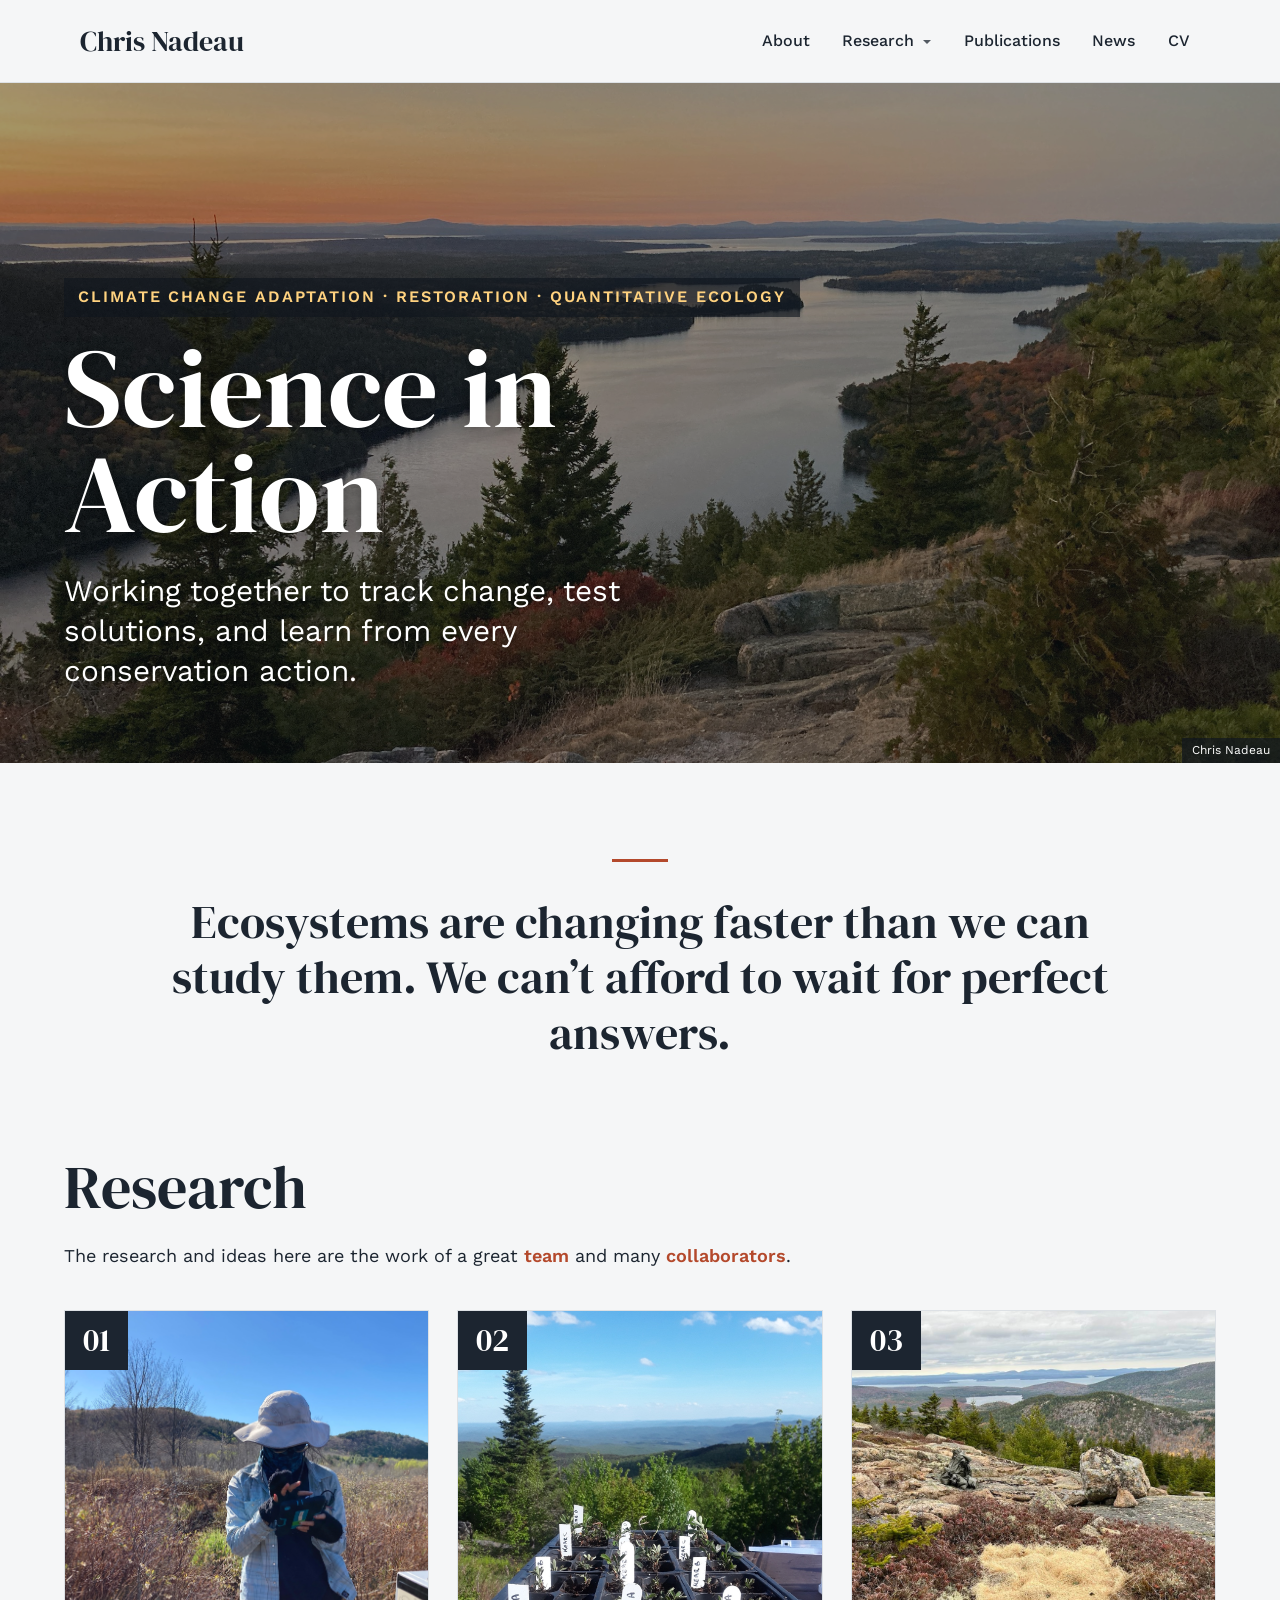
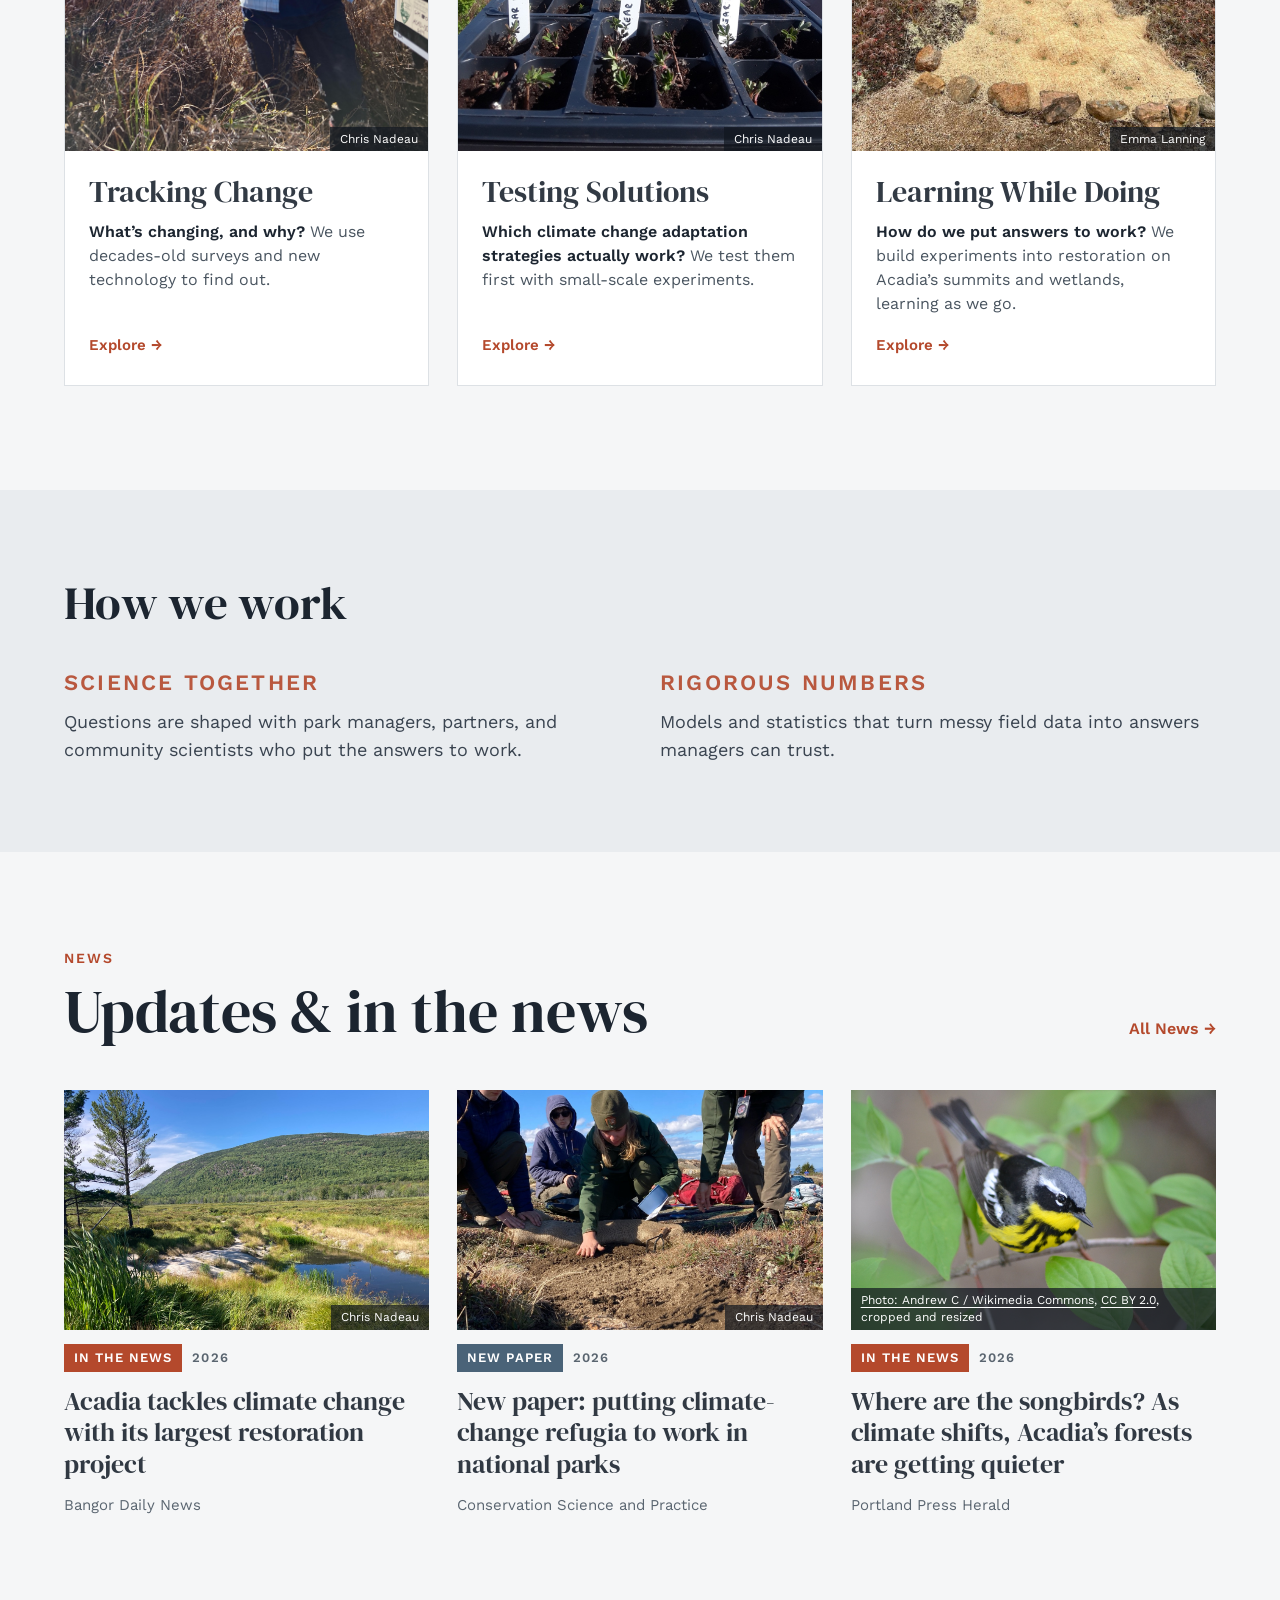
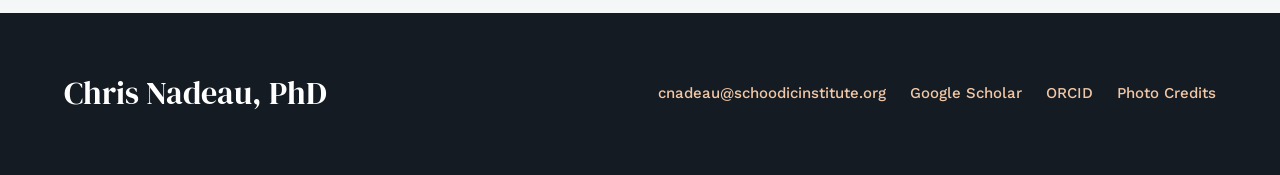
<file: docs/index.html>
<!DOCTYPE html>
<html xmlns="http://www.w3.org/1999/xhtml" lang="en" xml:lang="en"><head>

<meta charset="utf-8">
<meta name="generator" content="quarto-1.10.18">

<meta name="viewport" content="width=device-width, initial-scale=1.0, user-scalable=yes">

<meta name="description" content="Climate change adaptation, restoration, and quantitative ecology at Acadia National Park.">

<title>Science in Action – Chris Nadeau</title>
<style>
/* Default styles provided by pandoc.
** See https://pandoc.org/MANUAL.html#variables-for-html for config info.
*/
span.smallcaps{font-variant: small-caps;}
div.columns{display: flex; gap: 1.5em;}
div.column{flex: auto;}
@media screen {
div.columns{gap: min(4vw, 1.5em);}
div.column{overflow-x: auto;}
}
div.hanging-indent{margin-left: 1.5em; text-indent: -1.5em;}
ul.task-list{list-style: none;}
ul.task-list li input[type="checkbox"] {
  width: 0.8em;
  margin: 0 0.8em 0.2em -1em; /* quarto-specific, see https://github.com/quarto-dev/quarto-cli/issues/4556 */ 
  vertical-align: middle;
}
</style>


<script src="site_libs/quarto-nav/quarto-nav.js"></script>
<script src="site_libs/quarto-nav/headroom.min.js"></script>
<script src="site_libs/clipboard/clipboard.min.js"></script>
<script src="site_libs/quarto-html/quarto.js" type="module"></script>
<script src="site_libs/quarto-html/tabsets/tabsets.js" type="module"></script>
<script src="site_libs/quarto-html/popper.min.js"></script>
<script src="site_libs/quarto-html/tippy.umd.min.js"></script>
<link href="site_libs/quarto-html/tippy.css" rel="stylesheet">
<link href="site_libs/quarto-html/quarto-syntax-highlighting-64a204ab8560d761af7679ceaba22944.css" rel="stylesheet" id="quarto-text-highlighting-styles">
<script src="site_libs/bootstrap/bootstrap.min.js"></script>
<link href="site_libs/bootstrap/bootstrap-icons.css" rel="stylesheet">
<link href="site_libs/bootstrap/bootstrap-e0b0c740137b4b82c1e8a24b6840a255.min.css" rel="stylesheet" append-hash="true" id="quarto-bootstrap" data-mode="light">
<script id="quarto-search-options" type="application/json">{
  "language": {
    "search-no-results-text": "No results",
    "search-matching-documents-text": "matching documents",
    "search-copy-link-title": "Copy link to search",
    "search-hide-matches-text": "Hide additional matches",
    "search-more-match-text": "more match in this document",
    "search-more-matches-text": "more matches in this document",
    "search-clear-button-title": "Clear",
    "search-text-placeholder": "",
    "search-detached-cancel-button-title": "Cancel",
    "search-submit-button-title": "Submit",
    "search-label": "Search"
  }
}</script>
<meta name="google-site-verification" content="mqjM2YDwqE8_N7JUd4ypHAAg_Rs0Ggv6HcolazH4p-o">
<script data-goatcounter="https://cpnadeau.goatcounter.com/count" async="" src="https://gc.zgo.at/count.js"></script>


</head>

<body class="nav-fixed fullcontent quarto-light">

<div id="quarto-search-results"></div>
  <header id="quarto-header" class="headroom fixed-top">
    <nav class="navbar navbar-expand-lg " data-bs-theme="dark">
      <div class="navbar-container container-fluid">
      <div class="navbar-brand-container mx-auto">
    <a class="navbar-brand" href="./index.html">
    <span class="navbar-title">Chris Nadeau</span>
    </a>
  </div>
          <button class="navbar-toggler" type="button" data-bs-toggle="collapse" data-bs-target="#navbarCollapse" aria-controls="navbarCollapse" role="menu" aria-expanded="false" aria-label="Toggle navigation" onclick="if (window.quartoToggleHeadroom) { window.quartoToggleHeadroom(); }">
  <span class="navbar-toggler-icon"></span>
</button>
          <div class="collapse navbar-collapse" id="navbarCollapse">
            <ul class="navbar-nav navbar-nav-scroll ms-auto">
  <li class="nav-item">
    <a class="nav-link" href="./about.html"> 
<span class="menu-text">About</span></a>
  </li>  
  <li class="nav-item dropdown ">
    <a class="nav-link dropdown-toggle" href="#" id="nav-menu-research" role="link" data-bs-toggle="dropdown" aria-expanded="false">
 <span class="menu-text">Research</span>
    </a>
    <ul class="dropdown-menu dropdown-menu-end" aria-labelledby="nav-menu-research">    
        <li>
    <a class="dropdown-item" href="./research/index.html">
 <span class="dropdown-text">All Research</span></a>
  </li>  
        <li>
    <a class="dropdown-item" href="./research/tracking-change.html">
 <span class="dropdown-text">Tracking Change</span></a>
  </li>  
        <li>
    <a class="dropdown-item" href="./research/testing-solutions.html">
 <span class="dropdown-text">Testing Solutions</span></a>
  </li>  
        <li>
    <a class="dropdown-item" href="./research/learning-while-doing.html">
 <span class="dropdown-text">Learning While Doing</span></a>
  </li>  
    </ul>
  </li>
  <li class="nav-item">
    <a class="nav-link" href="./publications.html"> 
<span class="menu-text">Publications</span></a>
  </li>  
  <li class="nav-item">
    <a class="nav-link" href="./news.html"> 
<span class="menu-text">News</span></a>
  </li>  
  <li class="nav-item">
    <a class="nav-link" href="./cv.html"> 
<span class="menu-text">CV</span></a>
  </li>  
</ul>
          </div> <!-- /navcollapse -->
            <div class="quarto-navbar-tools">
</div>
      </div> <!-- /container-fluid -->
    </nav>
</header>
<!-- content -->
<div id="quarto-content" class="quarto-container page-layout-custom page-navbar">
<!-- sidebar -->
<!-- margin-sidebar -->
<!-- main -->




<!--
  HOMEPAGE
  Edit the text below freely. The ::: lines mark page sections; leave them in place.
  Photos: ![description of the photo](/images/FILE.jpg). The credit is added
  automatically from photo_credits.csv.
-->
<div class="hero">
<span class="photo"><img src="./images/IMG_4884.jpg" alt="Sunset over a lake seen from a granite summit in fall" loading="eager" style="object-position: center 60%"><span class="photo-credit">Chris Nadeau</span></span>
<div class="hero-text">
<p><span class="hero-label">Climate Change Adaptation · Restoration · Quantitative Ecology</span></p>
<h1 id="science-in-action">Science in Action</h1>
<p>Working together to track change, test solutions, and learn from every conservation action.</p>
</div>
</div>
<div class="why">
<p>Ecosystems are changing faster than we can study them. We can’t afford to wait for perfect answers.</p>
</div>
<div class="research wrap">
<section id="research" class="section-head">
<h2>Research</h2>
</section>
<!-- The team sentence lives in research/_team-line.qmd and the three research tiles in
     research/_tiles.qmd (both shared with the Research page) -->
<!--
  The team sentence above the research tiles. Shown on the homepage and on the Research page.
  The links go to the Team and Partners sections of the About page.
-->
<div class="team-line">
<p>The research and ideas here are the work of a great <a href="./about.html#team">team</a> and many <a href="./about.html#partners">collaborators</a>.</p>
</div>
<!--
  The three research tiles. Shown on the homepage and on the Research page.
  Each tile: photo, number, title (links to the theme page), question + sentence, "Explore →".
-->
<div class="tiles">
<div class="tile">
<span class="photo"><img src="./images/IMG_4443.jpg" alt="Researcher checking an acoustic recorder in a wetland" loading="lazy"><span class="photo-credit">Chris Nadeau</span></span>
<p><span class="tile-num">01</span></p>
<h3 id="tracking-change"><a href="./research/tracking-change.html" class="stretched-link">Tracking Change</a></h3>
<p><strong>What’s changing, and why?</strong> We use decades-old surveys and new technology to find out.</p>
<p><span class="explore">Explore →</span></p>
</div>
<div class="tile">
<span class="photo"><img src="./images/20210527_165006.jpg" alt="Labeled seedling trays on a summit with forested hills behind" loading="lazy"><span class="photo-credit">Chris Nadeau</span></span>
<p><span class="tile-num">02</span></p>
<h3 id="testing-solutions"><a href="./research/testing-solutions.html" class="stretched-link">Testing Solutions</a></h3>
<p><strong>Which climate change adaptation strategies actually work?</strong> We test them first with small-scale experiments.</p>
<p><span class="explore">Explore →</span></p>
</div>
<div class="tile">
<span class="photo"><img src="./images/1d5929a1-ede1-4823-9c3f-73071e5592c5.jpg" alt="Summit restoration plot outlined with stones" loading="lazy"><span class="photo-credit">Emma Lanning</span></span>
<p><span class="tile-num">03</span></p>
<h3 id="learning-while-doing"><a href="./research/learning-while-doing.html" class="stretched-link">Learning While Doing</a></h3>
<p><strong>How do we put answers to work?</strong> We build experiments into restoration on Acadia’s summits and wetlands, learning as we go.</p>
<p><span class="explore">Explore →</span></p>
</div>
</div>
</div>
<section id="how-we-work" class="band">
<h2>How we work</h2>
<div class="cols">
<section id="science-together" class="col">
<h3>Science together</h3>
<p>Questions are shaped with park managers, partners, and community scientists who put the answers to work.</p>
</section>
<section id="rigorous-numbers" class="col">
<h3>Rigorous numbers</h3>
<p>Models and statistics that turn messy field data into answers managers can trust.</p>
</section>
</div>
</section>
<div class="news wrap">
<div class="section-head">
<div>
<p><span class="eyebrow">News</span></p>
<h2 id="updates-in-the-news">Updates &amp; in the news</h2>
</div>
<p><a href="./news.html">All News →</a></p>
</div>
<!-- These cards come from data/news.yml: the items with "featured: 1", "featured: 2", "featured: 3" -->
<div class="news-grid">
<div class="news-card">
<span class="photo"><img src="./images/IMG_5150.jpg" alt="Great Meadow in summer, with a stream, a pine, and a forested mountain behind" loading="lazy"><span class="photo-credit">Chris Nadeau</span></span>
<p class="news-meta"><span class="tag tag-media">In the news</span><span class="news-year">2026</span></p><h3 class="news-title"><a class="stretched-link" href="https://www.bangordailynews.com/2026/06/14/hancock/hancock-environment/acadia-tackles-climate-change-largest-restoration-project-joam40zk0w/">Acadia tackles climate change with its largest restoration project</a></h3><p class="news-source">Bangor Daily News</p>
</div>
<div class="news-card">
<span class="photo"><img src="./images/IMG_4119.jpg" alt="Crew planting on a summit" loading="lazy"><span class="photo-credit">Chris Nadeau</span></span>
<p class="news-meta"><span class="tag tag-update">New paper</span><span class="news-year">2026</span></p><h3 class="news-title"><a class="stretched-link" href="https://doi.org/10.1111/csp2.70159">New paper: putting climate-change refugia to work in national parks</a></h3><p class="news-source">Conservation Science and Practice</p>
</div>
<div class="news-card">
<span class="photo"><img src="./images/Magnolia_Warbler_Setophaga_magnolia_14023131977.jpg" alt="Magnolia warbler, a yellow and black songbird, perched on a leafy branch" loading="lazy"><span class="photo-credit"><a href="https://commons.wikimedia.org/wiki/File:Magnolia_Warbler_(Setophaga_magnolia)_(14023131977).jpg">Photo: Andrew C / Wikimedia Commons</a>, <a href="https://creativecommons.org/licenses/by/2.0">CC BY 2.0</a>, cropped and resized</span></span>
<p class="news-meta"><span class="tag tag-media">In the news</span><span class="news-year">2026</span></p><h3 class="news-title"><a class="stretched-link" href="https://www.pressherald.com/2026/05/17/where-are-the-songbirds-as-climate-shifts-acadias-forests-are-getting-quieter/">Where are the songbirds? As climate shifts, Acadia’s forests are getting quieter</a></h3><p class="news-source">Portland Press Herald</p>
</div>
</div>
</div>




<script>
// Filter buttons on the Publications and News pages, and the "Research" menu
// highlight on the research pages. Text and data live in the .qmd and .yml files.
(function () {
  document.querySelectorAll("[data-filter-list]").forEach(function (box) {
    var list = document.getElementById(box.dataset.filterList);
    if (!list) return;
    var items = list.querySelectorAll(".row-item");
    var count = box.querySelector(".filter-count");
    var rows = box.querySelectorAll(".chip-row");
    var chosen = {};
    // On phones the filter buttons fold away behind one "Filter" button (see .filter-toggle in custom.scss).
    var panel = document.createElement("div");
    panel.className = "filter-panel";
    panel.id = box.dataset.filterList + "-filter-panel";
    rows[0].parentNode.insertBefore(panel, rows[0]);
    rows.forEach(function (row) { panel.appendChild(row); });
    var toggle = document.createElement("button");
    toggle.type = "button";
    toggle.className = "filter-toggle";
    toggle.setAttribute("aria-controls", panel.id);
    toggle.setAttribute("aria-expanded", "false");
    box.insertBefore(toggle, panel);
    toggle.addEventListener("click", function () {
      var open = box.classList.toggle("open");
      toggle.setAttribute("aria-expanded", open ? "true" : "false");
    });
    // News: with no filter chosen, show only the newest year until "Show all years" is pressed.
    var latest = box.dataset.latest;
    var showAll = !latest;
    var moreBtn = document.querySelector('[data-show-all="' + box.dataset.filterList + '"]');
    if (moreBtn) {
      moreBtn.hidden = false;
      moreBtn.addEventListener("click", function () {
        showAll = !showAll;
        apply();
      });
    }
    function apply() {
      var shown = 0;
      var active = Object.keys(chosen).filter(function (key) { return chosen[key] !== "all"; }).length;
      var filtering = active > 0;
      toggle.textContent = active ? "Filter (" + active + " on)" : "Filter";
      var latestOnly = !showAll && !filtering;
      items.forEach(function (it) {
        var ok = Object.keys(chosen).every(function (key) {
          var want = chosen[key];
          return want === "all" || (it.dataset[key] || "").split(" ").indexOf(want) !== -1;
        });
        if (ok && latestOnly) ok = it.dataset.year === latest;
        it.hidden = !ok;
        if (ok) shown++;
      });
      if (count) {
        count.textContent = latestOnly
          ? "Showing " + latest + ": " + shown + " of " + items.length
          : "Showing " + shown + " of " + items.length;
      }
      if (moreBtn) {
        moreBtn.hidden = filtering;
        moreBtn.textContent = showAll ? "Show " + latest + " only" : "Show all " + items.length + " items";
        moreBtn.setAttribute("aria-expanded", showAll ? "true" : "false");
      }
    }
    rows.forEach(function (row) {
      var key = row.dataset.filterKey;
      chosen[key] = "all";
      row.hidden = false;
      row.addEventListener("click", function (e) {
        var btn = e.target.closest(".chip");
        if (!btn) return;
        chosen[key] = btn.dataset.value;
        row.querySelectorAll(".chip").forEach(function (b) {
          b.setAttribute("aria-pressed", b === btn ? "true" : "false");
        });
        apply();
      });
    });
    apply();
  });

  if (/\/research\//.test(location.pathname)) {
    var menu = document.getElementById("nav-menu-research");
    if (menu) menu.classList.add("active");
    var page = location.pathname.split("/").pop() || "index.html";
    document.querySelectorAll(".navbar .dropdown-item").forEach(function (a) {
      if ((a.getAttribute("href") || "").split("/").pop() === page) {
        a.classList.add("active");
        a.setAttribute("aria-current", "page");
      }
    });
  }
})();
</script>
<script id="quarto-html-after-body" type="application/javascript">
  window.document.addEventListener("DOMContentLoaded", function (event) {
    const isCodeAnnotation = (el) => {
      for (const clz of el.classList) {
        if (clz.startsWith('code-annotation-')) {                     
          return true;
        }
      }
      return false;
    }
    const onCopySuccess = function(e) {
      // button target
      const button = e.trigger;
      // don't keep focus
      button.blur();
      // flash "checked"
      button.classList.add('code-copy-button-checked');
      var currentTitle = button.getAttribute("title");
      button.setAttribute("title", "Copied!");
      let tooltip;
      if (window.bootstrap) {
        button.setAttribute("data-bs-toggle", "tooltip");
        button.setAttribute("data-bs-placement", "left");
        button.setAttribute("data-bs-title", "Copied!");
        tooltip = new bootstrap.Tooltip(button, 
          { trigger: "manual", 
            customClass: "code-copy-button-tooltip",
            offset: [0, -8]});
        tooltip.show();    
      }
      setTimeout(function() {
        if (tooltip) {
          tooltip.hide();
          button.removeAttribute("data-bs-title");
          button.removeAttribute("data-bs-toggle");
          button.removeAttribute("data-bs-placement");
        }
        button.setAttribute("title", currentTitle);
        button.classList.remove('code-copy-button-checked');
      }, 1000);
      // clear code selection
      e.clearSelection();
    }
    const getTextToCopy = function(trigger) {
      const outerScaffold = trigger.parentElement.cloneNode(true);
      const codeEl = outerScaffold.querySelector('code');
      for (const childEl of codeEl.children) {
        if (isCodeAnnotation(childEl)) {
          childEl.remove();
        }
      }
      return codeEl.innerText;
    }
    const clipboard = new window.ClipboardJS('.code-copy-button:not([data-in-quarto-modal])', {
      text: getTextToCopy
    });
    clipboard.on('success', onCopySuccess);
    if (window.document.getElementById('quarto-embedded-source-code-modal')) {
      const clipboardModal = new window.ClipboardJS('.code-copy-button[data-in-quarto-modal]', {
        text: getTextToCopy,
        container: window.document.getElementById('quarto-embedded-source-code-modal')
      });
      clipboardModal.on('success', onCopySuccess);
    }
      var localhostRegex = new RegExp(/^(?:http|https):\/\/localhost\:?[0-9]*\//);
      var mailtoRegex = new RegExp(/^mailto:/);
        var filterRegex = new RegExp("https:\/\/cpnadeau\.github\.io");
      var isInternal = (href) => {
          return filterRegex.test(href) || localhostRegex.test(href) || mailtoRegex.test(href);
      }
      // Inspect non-navigation links and adorn them if external
     var links = window.document.querySelectorAll('a[href]:not(.nav-link):not(.navbar-brand):not(.toc-action):not(.sidebar-link):not(.sidebar-item-toggle):not(.pagination-link):not(.no-external):not([aria-hidden]):not(.dropdown-item):not(.quarto-navigation-tool):not(.about-link)');
      for (var i=0; i<links.length; i++) {
        const link = links[i];
        if (!isInternal(link.href)) {
          // undo the damage that might have been done by quarto-nav.js in the case of
          // links that we want to consider external
          if (link.dataset.originalHref !== undefined) {
            link.href = link.dataset.originalHref;
          }
        }
      }
    function tippyHover(el, contentFn, onTriggerFn, onUntriggerFn) {
      const config = {
        allowHTML: true,
        maxWidth: 500,
        delay: 100,
        arrow: false,
        appendTo: function(el) {
            return el.parentElement;
        },
        interactive: true,
        interactiveBorder: 10,
        theme: 'quarto',
        placement: 'bottom-start',
      };
      if (contentFn) {
        config.content = contentFn;
      }
      if (onTriggerFn) {
        config.onTrigger = onTriggerFn;
      }
      if (onUntriggerFn) {
        config.onUntrigger = onUntriggerFn;
      }
      window.tippy(el, config); 
    }
    const noterefs = window.document.querySelectorAll('a[role="doc-noteref"]');
    for (var i=0; i<noterefs.length; i++) {
      const ref = noterefs[i];
      tippyHover(ref, function() {
        // use id or data attribute instead here
        let href = ref.getAttribute('data-footnote-href') || ref.getAttribute('href');
        try { href = new URL(href).hash; } catch {}
        const id = href.replace(/^#\/?/, "");
        const note = window.document.getElementById(id);
        if (note) {
          return note.innerHTML;
        } else {
          return "";
        }
      });
    }
    const xrefs = window.document.querySelectorAll('a.quarto-xref');
    const processXRef = (id, note) => {
      // Strip column container classes
      const stripColumnClz = (el) => {
        el.classList.remove("page-full", "page-columns");
        if (el.children) {
          for (const child of el.children) {
            stripColumnClz(child);
          }
        }
      }
      stripColumnClz(note)
      if (id === null || id.startsWith('sec-')) {
        // Special case sections, only their first couple elements
        const container = document.createElement("div");
        if (note.children && note.children.length > 2) {
          container.appendChild(note.children[0].cloneNode(true));
          for (let i = 1; i < note.children.length; i++) {
            const child = note.children[i];
            if (child.tagName === "P" && child.innerText === "") {
              continue;
            } else {
              container.appendChild(child.cloneNode(true));
              break;
            }
          }
          if (window.Quarto?.typesetMath) {
            window.Quarto.typesetMath(container);
          }
          return container.innerHTML
        } else {
          if (window.Quarto?.typesetMath) {
            window.Quarto.typesetMath(note);
          }
          return note.innerHTML;
        }
      } else {
        // Remove any anchor links if they are present
        const anchorLink = note.querySelector('a.anchorjs-link');
        if (anchorLink) {
          anchorLink.remove();
        }
        if (window.Quarto?.typesetMath) {
          window.Quarto.typesetMath(note);
        }
        if (note.classList.contains("callout")) {
          return note.outerHTML;
        } else {
          return note.innerHTML;
        }
      }
    }
    for (var i=0; i<xrefs.length; i++) {
      const xref = xrefs[i];
      tippyHover(xref, undefined, function(instance) {
        instance.disable();
        let url = xref.getAttribute('href');
        let hash = undefined; 
        if (url.startsWith('#')) {
          hash = url;
        } else {
          try { hash = new URL(url).hash; } catch {}
        }
        if (hash) {
          const id = hash.replace(/^#\/?/, "");
          const note = window.document.getElementById(id);
          if (note !== null) {
            try {
              const html = processXRef(id, note.cloneNode(true));
              instance.setContent(html);
            } finally {
              instance.enable();
              instance.show();
            }
          } else {
            // See if we can fetch this
            fetch(url.split('#')[0])
            .then(res => res.text())
            .then(html => {
              const parser = new DOMParser();
              const htmlDoc = parser.parseFromString(html, "text/html");
              const note = htmlDoc.getElementById(id);
              if (note !== null) {
                const html = processXRef(id, note);
                instance.setContent(html);
              } 
            }).finally(() => {
              instance.enable();
              instance.show();
            });
          }
        } else {
          // See if we can fetch a full url (with no hash to target)
          // This is a special case and we should probably do some content thinning / targeting
          fetch(url)
          .then(res => res.text())
          .then(html => {
            const parser = new DOMParser();
            const htmlDoc = parser.parseFromString(html, "text/html");
            const note = htmlDoc.querySelector('main.content');
            if (note !== null) {
              // This should only happen for chapter cross references
              // (since there is no id in the URL)
              // remove the first header
              if (note.children.length > 0 && note.children[0].tagName === "HEADER") {
                note.children[0].remove();
              }
              const html = processXRef(null, note);
              instance.setContent(html);
            } 
          }).finally(() => {
            instance.enable();
            instance.show();
          });
        }
      }, function(instance) {
      });
    }
        let selectedAnnoteEl;
        const selectorForAnnotation = ( cell, annotation) => {
          let cellAttr = 'data-code-cell="' + cell + '"';
          let lineAttr = 'data-code-annotation="' +  annotation + '"';
          const selector = 'span[' + cellAttr + '][' + lineAttr + ']';
          return selector;
        }
        const selectCodeLines = (annoteEl) => {
          const doc = window.document;
          const targetCell = annoteEl.getAttribute("data-target-cell");
          const targetAnnotation = annoteEl.getAttribute("data-target-annotation");
          const annoteSpan = window.document.querySelector(selectorForAnnotation(targetCell, targetAnnotation));
          const lines = annoteSpan.getAttribute("data-code-lines").split(",");
          const lineIds = lines.map((line) => {
            return targetCell + "-" + line;
          })
          let top = null;
          let height = null;
          let parent = null;
          if (lineIds.length > 0) {
              //compute the position of the single el (top and bottom and make a div)
              const el = window.document.getElementById(lineIds[0]);
              top = el.offsetTop;
              height = el.offsetHeight;
              parent = el.parentElement.parentElement;
            if (lineIds.length > 1) {
              const lastEl = window.document.getElementById(lineIds[lineIds.length - 1]);
              const bottom = lastEl.offsetTop + lastEl.offsetHeight;
              height = bottom - top;
            }
            if (top !== null && height !== null && parent !== null) {
              // cook up a div (if necessary) and position it 
              let div = window.document.getElementById("code-annotation-line-highlight");
              if (div === null) {
                div = window.document.createElement("div");
                div.setAttribute("id", "code-annotation-line-highlight");
                div.style.position = 'absolute';
                parent.appendChild(div);
              }
              div.style.top = top - 2 + "px";
              div.style.height = height + 4 + "px";
              div.style.left = 0;
              let gutterDiv = window.document.getElementById("code-annotation-line-highlight-gutter");
              if (gutterDiv === null) {
                gutterDiv = window.document.createElement("div");
                gutterDiv.setAttribute("id", "code-annotation-line-highlight-gutter");
                gutterDiv.style.position = 'absolute';
                const codeCell = window.document.getElementById(targetCell);
                const gutter = codeCell.querySelector('.code-annotation-gutter');
                gutter.appendChild(gutterDiv);
              }
              gutterDiv.style.top = top - 2 + "px";
              gutterDiv.style.height = height + 4 + "px";
            }
            selectedAnnoteEl = annoteEl;
          }
        };
        const unselectCodeLines = () => {
          const elementsIds = ["code-annotation-line-highlight", "code-annotation-line-highlight-gutter"];
          elementsIds.forEach((elId) => {
            const div = window.document.getElementById(elId);
            if (div) {
              div.remove();
            }
          });
          selectedAnnoteEl = undefined;
        };
          // Handle positioning of the toggle
      window.addEventListener(
        "resize",
        throttle(() => {
          elRect = undefined;
          if (selectedAnnoteEl) {
            selectCodeLines(selectedAnnoteEl);
          }
        }, 10)
      );
      function throttle(fn, ms) {
      let throttle = false;
      let timer;
        return (...args) => {
          if(!throttle) { // first call gets through
              fn.apply(this, args);
              throttle = true;
          } else { // all the others get throttled
              if(timer) clearTimeout(timer); // cancel #2
              timer = setTimeout(() => {
                fn.apply(this, args);
                timer = throttle = false;
              }, ms);
          }
        };
      }
        // Attach click handler to the DT
        const annoteDls = window.document.querySelectorAll('dt[data-target-cell]');
        for (const annoteDlNode of annoteDls) {
          annoteDlNode.addEventListener('click', (event) => {
            const clickedEl = event.target;
            if (clickedEl !== selectedAnnoteEl) {
              unselectCodeLines();
              const activeEl = window.document.querySelector('dt[data-target-cell].code-annotation-active');
              if (activeEl) {
                activeEl.classList.remove('code-annotation-active');
              }
              selectCodeLines(clickedEl);
              clickedEl.classList.add('code-annotation-active');
            } else {
              // Unselect the line
              unselectCodeLines();
              clickedEl.classList.remove('code-annotation-active');
            }
          });
        }
    const findCites = (el) => {
      const parentEl = el.parentElement;
      if (parentEl) {
        const cites = parentEl.dataset.cites;
        if (cites) {
          return {
            el,
            cites: cites.split(' ')
          };
        } else {
          return findCites(el.parentElement)
        }
      } else {
        return undefined;
      }
    };
    var bibliorefs = window.document.querySelectorAll('a[role="doc-biblioref"]');
    for (var i=0; i<bibliorefs.length; i++) {
      const ref = bibliorefs[i];
      const citeInfo = findCites(ref);
      if (citeInfo) {
        tippyHover(citeInfo.el, function() {
          var popup = window.document.createElement('div');
          citeInfo.cites.forEach(function(cite) {
            var citeDiv = window.document.createElement('div');
            citeDiv.classList.add('hanging-indent');
            citeDiv.classList.add('csl-entry');
            var biblioDiv = window.document.getElementById('ref-' + cite);
            if (biblioDiv) {
              citeDiv.innerHTML = biblioDiv.innerHTML;
            }
            popup.appendChild(citeDiv);
          });
          return popup.innerHTML;
        });
      }
    }
  });
  </script>
</div> <!-- /content -->
<footer class="footer">
  <div class="nav-footer">
    <div class="nav-footer-left">
<p>Chris Nadeau, PhD</p>
</div>   
    <div class="nav-footer-center">
      &nbsp;
    </div>
    <div class="nav-footer-right">
      <ul class="footer-items list-unstyled">
    <li class="nav-item">
 cnadeau@schoodicinstitute.org
  </li>  
    <li class="nav-item">
    <a class="nav-link" href="https://scholar.google.com/citations?user=ZDM7wgYAAAAJ&amp;hl=en">
<p>Google Scholar</p>
</a>
  </li>  
    <li class="nav-item">
    <a class="nav-link" href="https://orcid.org/0000-0002-3568-0793">
<p>ORCID</p>
</a>
  </li>  
    <li class="nav-item">
    <a class="nav-link" href="./photo-credits.html">
<p>Photo Credits</p>
</a>
  </li>  
</ul>
    </div>
  </div>
</footer>




</body></html>
</file>
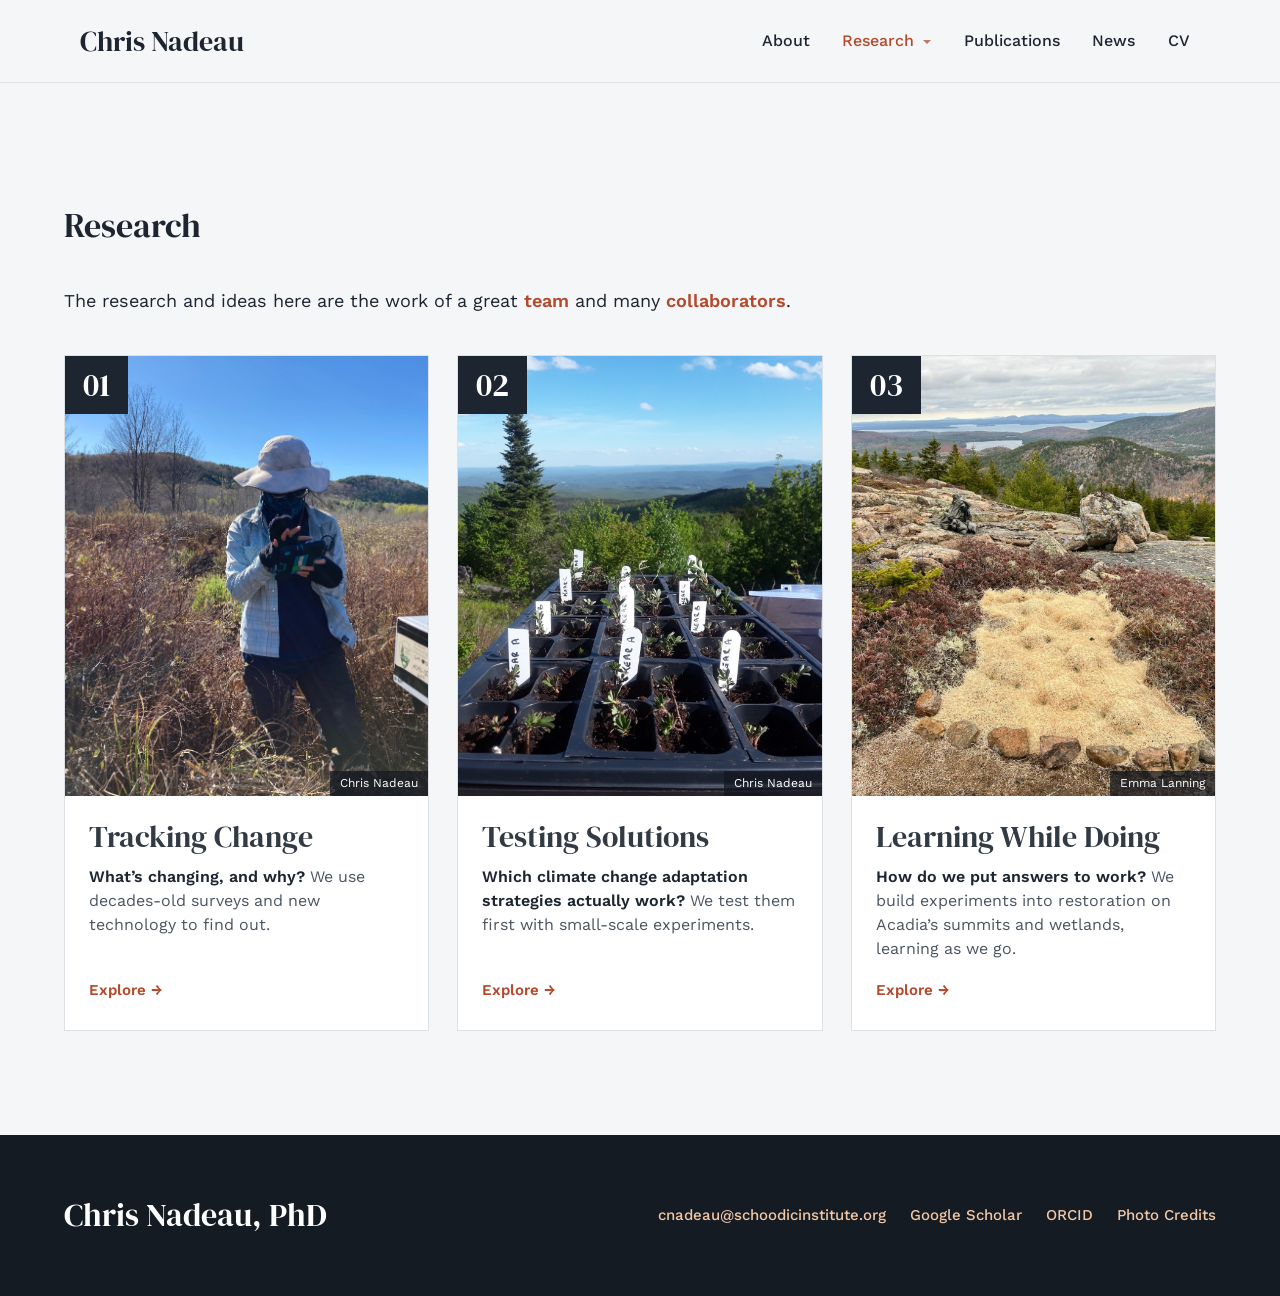
<file: docs/research/index.html>
<!DOCTYPE html>
<html xmlns="http://www.w3.org/1999/xhtml" lang="en" xml:lang="en"><head>

<meta charset="utf-8">
<meta name="generator" content="quarto-1.10.18">

<meta name="viewport" content="width=device-width, initial-scale=1.0, user-scalable=yes">


<title>Research – Chris Nadeau</title>
<style>
/* Default styles provided by pandoc.
** See https://pandoc.org/MANUAL.html#variables-for-html for config info.
*/
span.smallcaps{font-variant: small-caps;}
div.columns{display: flex; gap: 1.5em;}
div.column{flex: auto;}
@media screen {
div.columns{gap: min(4vw, 1.5em);}
div.column{overflow-x: auto;}
}
div.hanging-indent{margin-left: 1.5em; text-indent: -1.5em;}
ul.task-list{list-style: none;}
ul.task-list li input[type="checkbox"] {
  width: 0.8em;
  margin: 0 0.8em 0.2em -1em; /* quarto-specific, see https://github.com/quarto-dev/quarto-cli/issues/4556 */ 
  vertical-align: middle;
}
</style>


<script src="../site_libs/quarto-nav/quarto-nav.js"></script>
<script src="../site_libs/quarto-nav/headroom.min.js"></script>
<script src="../site_libs/clipboard/clipboard.min.js"></script>
<script src="../site_libs/quarto-html/quarto.js" type="module"></script>
<script src="../site_libs/quarto-html/tabsets/tabsets.js" type="module"></script>
<script src="../site_libs/quarto-html/popper.min.js"></script>
<script src="../site_libs/quarto-html/tippy.umd.min.js"></script>
<link href="../site_libs/quarto-html/tippy.css" rel="stylesheet">
<link href="../site_libs/quarto-html/quarto-syntax-highlighting-64a204ab8560d761af7679ceaba22944.css" rel="stylesheet" id="quarto-text-highlighting-styles">
<script src="../site_libs/bootstrap/bootstrap.min.js"></script>
<link href="../site_libs/bootstrap/bootstrap-icons.css" rel="stylesheet">
<link href="../site_libs/bootstrap/bootstrap-e0b0c740137b4b82c1e8a24b6840a255.min.css" rel="stylesheet" append-hash="true" id="quarto-bootstrap" data-mode="light">
<script id="quarto-search-options" type="application/json">{
  "language": {
    "search-no-results-text": "No results",
    "search-matching-documents-text": "matching documents",
    "search-copy-link-title": "Copy link to search",
    "search-hide-matches-text": "Hide additional matches",
    "search-more-match-text": "more match in this document",
    "search-more-matches-text": "more matches in this document",
    "search-clear-button-title": "Clear",
    "search-text-placeholder": "",
    "search-detached-cancel-button-title": "Cancel",
    "search-submit-button-title": "Submit",
    "search-label": "Search"
  }
}</script>
<meta name="google-site-verification" content="mqjM2YDwqE8_N7JUd4ypHAAg_Rs0Ggv6HcolazH4p-o">
<script data-goatcounter="https://cpnadeau.goatcounter.com/count" async="" src="https://gc.zgo.at/count.js"></script>


</head>

<body class="nav-fixed fullcontent quarto-light">

<div id="quarto-search-results"></div>
  <header id="quarto-header" class="headroom fixed-top">
    <nav class="navbar navbar-expand-lg " data-bs-theme="dark">
      <div class="navbar-container container-fluid">
      <div class="navbar-brand-container mx-auto">
    <a class="navbar-brand" href="../index.html">
    <span class="navbar-title">Chris Nadeau</span>
    </a>
  </div>
          <button class="navbar-toggler" type="button" data-bs-toggle="collapse" data-bs-target="#navbarCollapse" aria-controls="navbarCollapse" role="menu" aria-expanded="false" aria-label="Toggle navigation" onclick="if (window.quartoToggleHeadroom) { window.quartoToggleHeadroom(); }">
  <span class="navbar-toggler-icon"></span>
</button>
          <div class="collapse navbar-collapse" id="navbarCollapse">
            <ul class="navbar-nav navbar-nav-scroll ms-auto">
  <li class="nav-item">
    <a class="nav-link" href="../about.html"> 
<span class="menu-text">About</span></a>
  </li>  
  <li class="nav-item dropdown ">
    <a class="nav-link dropdown-toggle" href="#" id="nav-menu-research" role="link" data-bs-toggle="dropdown" aria-expanded="false">
 <span class="menu-text">Research</span>
    </a>
    <ul class="dropdown-menu dropdown-menu-end" aria-labelledby="nav-menu-research">    
        <li>
    <a class="dropdown-item" href="../research/index.html">
 <span class="dropdown-text">All Research</span></a>
  </li>  
        <li>
    <a class="dropdown-item" href="../research/tracking-change.html">
 <span class="dropdown-text">Tracking Change</span></a>
  </li>  
        <li>
    <a class="dropdown-item" href="../research/testing-solutions.html">
 <span class="dropdown-text">Testing Solutions</span></a>
  </li>  
        <li>
    <a class="dropdown-item" href="../research/learning-while-doing.html">
 <span class="dropdown-text">Learning While Doing</span></a>
  </li>  
    </ul>
  </li>
  <li class="nav-item">
    <a class="nav-link" href="../publications.html"> 
<span class="menu-text">Publications</span></a>
  </li>  
  <li class="nav-item">
    <a class="nav-link" href="../news.html"> 
<span class="menu-text">News</span></a>
  </li>  
  <li class="nav-item">
    <a class="nav-link" href="../cv.html"> 
<span class="menu-text">CV</span></a>
  </li>  
</ul>
          </div> <!-- /navcollapse -->
            <div class="quarto-navbar-tools">
</div>
      </div> <!-- /container-fluid -->
    </nav>
</header>
<!-- content -->
<div id="quarto-content" class="quarto-container page-layout-custom page-navbar">
<!-- sidebar -->
<!-- margin-sidebar -->
<!-- main -->




<div class="research wrap">
<section id="research" class="section-head">
<h1>Research</h1>
</section>
<!--
  The team sentence above the research tiles. Shown on the homepage and on the Research page.
  The links go to the Team and Partners sections of the About page.
-->
<div class="team-line">
<p>The research and ideas here are the work of a great <a href="../about.html#team">team</a> and many <a href="../about.html#partners">collaborators</a>.</p>
</div>
<!--
  The three research tiles. Shown on the homepage and on the Research page.
  Each tile: photo, number, title (links to the theme page), question + sentence, "Explore →".
-->
<div class="tiles">
<div class="tile">
<span class="photo"><img src="../images/IMG_4443.jpg" alt="Researcher checking an acoustic recorder in a wetland" loading="eager"><span class="photo-credit">Chris Nadeau</span></span>
<p><span class="tile-num">01</span></p>
<h3 id="tracking-change"><a href="../research/tracking-change.html" class="stretched-link">Tracking Change</a></h3>
<p><strong>What’s changing, and why?</strong> We use decades-old surveys and new technology to find out.</p>
<p><span class="explore">Explore →</span></p>
</div>
<div class="tile">
<span class="photo"><img src="../images/20210527_165006.jpg" alt="Labeled seedling trays on a summit with forested hills behind" loading="lazy"><span class="photo-credit">Chris Nadeau</span></span>
<p><span class="tile-num">02</span></p>
<h3 id="testing-solutions"><a href="../research/testing-solutions.html" class="stretched-link">Testing Solutions</a></h3>
<p><strong>Which climate change adaptation strategies actually work?</strong> We test them first with small-scale experiments.</p>
<p><span class="explore">Explore →</span></p>
</div>
<div class="tile">
<span class="photo"><img src="../images/1d5929a1-ede1-4823-9c3f-73071e5592c5.jpg" alt="Summit restoration plot outlined with stones" loading="lazy"><span class="photo-credit">Emma Lanning</span></span>
<p><span class="tile-num">03</span></p>
<h3 id="learning-while-doing"><a href="../research/learning-while-doing.html" class="stretched-link">Learning While Doing</a></h3>
<p><strong>How do we put answers to work?</strong> We build experiments into restoration on Acadia’s summits and wetlands, learning as we go.</p>
<p><span class="explore">Explore →</span></p>
</div>
</div>
</div>




<script>
// Filter buttons on the Publications and News pages, and the "Research" menu
// highlight on the research pages. Text and data live in the .qmd and .yml files.
(function () {
  document.querySelectorAll("[data-filter-list]").forEach(function (box) {
    var list = document.getElementById(box.dataset.filterList);
    if (!list) return;
    var items = list.querySelectorAll(".row-item");
    var count = box.querySelector(".filter-count");
    var rows = box.querySelectorAll(".chip-row");
    var chosen = {};
    // On phones the filter buttons fold away behind one "Filter" button (see .filter-toggle in custom.scss).
    var panel = document.createElement("div");
    panel.className = "filter-panel";
    panel.id = box.dataset.filterList + "-filter-panel";
    rows[0].parentNode.insertBefore(panel, rows[0]);
    rows.forEach(function (row) { panel.appendChild(row); });
    var toggle = document.createElement("button");
    toggle.type = "button";
    toggle.className = "filter-toggle";
    toggle.setAttribute("aria-controls", panel.id);
    toggle.setAttribute("aria-expanded", "false");
    box.insertBefore(toggle, panel);
    toggle.addEventListener("click", function () {
      var open = box.classList.toggle("open");
      toggle.setAttribute("aria-expanded", open ? "true" : "false");
    });
    // News: with no filter chosen, show only the newest year until "Show all years" is pressed.
    var latest = box.dataset.latest;
    var showAll = !latest;
    var moreBtn = document.querySelector('[data-show-all="' + box.dataset.filterList + '"]');
    if (moreBtn) {
      moreBtn.hidden = false;
      moreBtn.addEventListener("click", function () {
        showAll = !showAll;
        apply();
      });
    }
    function apply() {
      var shown = 0;
      var active = Object.keys(chosen).filter(function (key) { return chosen[key] !== "all"; }).length;
      var filtering = active > 0;
      toggle.textContent = active ? "Filter (" + active + " on)" : "Filter";
      var latestOnly = !showAll && !filtering;
      items.forEach(function (it) {
        var ok = Object.keys(chosen).every(function (key) {
          var want = chosen[key];
          return want === "all" || (it.dataset[key] || "").split(" ").indexOf(want) !== -1;
        });
        if (ok && latestOnly) ok = it.dataset.year === latest;
        it.hidden = !ok;
        if (ok) shown++;
      });
      if (count) {
        count.textContent = latestOnly
          ? "Showing " + latest + ": " + shown + " of " + items.length
          : "Showing " + shown + " of " + items.length;
      }
      if (moreBtn) {
        moreBtn.hidden = filtering;
        moreBtn.textContent = showAll ? "Show " + latest + " only" : "Show all " + items.length + " items";
        moreBtn.setAttribute("aria-expanded", showAll ? "true" : "false");
      }
    }
    rows.forEach(function (row) {
      var key = row.dataset.filterKey;
      chosen[key] = "all";
      row.hidden = false;
      row.addEventListener("click", function (e) {
        var btn = e.target.closest(".chip");
        if (!btn) return;
        chosen[key] = btn.dataset.value;
        row.querySelectorAll(".chip").forEach(function (b) {
          b.setAttribute("aria-pressed", b === btn ? "true" : "false");
        });
        apply();
      });
    });
    apply();
  });

  if (/\/research\//.test(location.pathname)) {
    var menu = document.getElementById("nav-menu-research");
    if (menu) menu.classList.add("active");
    var page = location.pathname.split("/").pop() || "index.html";
    document.querySelectorAll(".navbar .dropdown-item").forEach(function (a) {
      if ((a.getAttribute("href") || "").split("/").pop() === page) {
        a.classList.add("active");
        a.setAttribute("aria-current", "page");
      }
    });
  }
})();
</script>
<script id="quarto-html-after-body" type="application/javascript">
  window.document.addEventListener("DOMContentLoaded", function (event) {
    const isCodeAnnotation = (el) => {
      for (const clz of el.classList) {
        if (clz.startsWith('code-annotation-')) {                     
          return true;
        }
      }
      return false;
    }
    const onCopySuccess = function(e) {
      // button target
      const button = e.trigger;
      // don't keep focus
      button.blur();
      // flash "checked"
      button.classList.add('code-copy-button-checked');
      var currentTitle = button.getAttribute("title");
      button.setAttribute("title", "Copied!");
      let tooltip;
      if (window.bootstrap) {
        button.setAttribute("data-bs-toggle", "tooltip");
        button.setAttribute("data-bs-placement", "left");
        button.setAttribute("data-bs-title", "Copied!");
        tooltip = new bootstrap.Tooltip(button, 
          { trigger: "manual", 
            customClass: "code-copy-button-tooltip",
            offset: [0, -8]});
        tooltip.show();    
      }
      setTimeout(function() {
        if (tooltip) {
          tooltip.hide();
          button.removeAttribute("data-bs-title");
          button.removeAttribute("data-bs-toggle");
          button.removeAttribute("data-bs-placement");
        }
        button.setAttribute("title", currentTitle);
        button.classList.remove('code-copy-button-checked');
      }, 1000);
      // clear code selection
      e.clearSelection();
    }
    const getTextToCopy = function(trigger) {
      const outerScaffold = trigger.parentElement.cloneNode(true);
      const codeEl = outerScaffold.querySelector('code');
      for (const childEl of codeEl.children) {
        if (isCodeAnnotation(childEl)) {
          childEl.remove();
        }
      }
      return codeEl.innerText;
    }
    const clipboard = new window.ClipboardJS('.code-copy-button:not([data-in-quarto-modal])', {
      text: getTextToCopy
    });
    clipboard.on('success', onCopySuccess);
    if (window.document.getElementById('quarto-embedded-source-code-modal')) {
      const clipboardModal = new window.ClipboardJS('.code-copy-button[data-in-quarto-modal]', {
        text: getTextToCopy,
        container: window.document.getElementById('quarto-embedded-source-code-modal')
      });
      clipboardModal.on('success', onCopySuccess);
    }
      var localhostRegex = new RegExp(/^(?:http|https):\/\/localhost\:?[0-9]*\//);
      var mailtoRegex = new RegExp(/^mailto:/);
        var filterRegex = new RegExp("https:\/\/cpnadeau\.github\.io");
      var isInternal = (href) => {
          return filterRegex.test(href) || localhostRegex.test(href) || mailtoRegex.test(href);
      }
      // Inspect non-navigation links and adorn them if external
     var links = window.document.querySelectorAll('a[href]:not(.nav-link):not(.navbar-brand):not(.toc-action):not(.sidebar-link):not(.sidebar-item-toggle):not(.pagination-link):not(.no-external):not([aria-hidden]):not(.dropdown-item):not(.quarto-navigation-tool):not(.about-link)');
      for (var i=0; i<links.length; i++) {
        const link = links[i];
        if (!isInternal(link.href)) {
          // undo the damage that might have been done by quarto-nav.js in the case of
          // links that we want to consider external
          if (link.dataset.originalHref !== undefined) {
            link.href = link.dataset.originalHref;
          }
        }
      }
    function tippyHover(el, contentFn, onTriggerFn, onUntriggerFn) {
      const config = {
        allowHTML: true,
        maxWidth: 500,
        delay: 100,
        arrow: false,
        appendTo: function(el) {
            return el.parentElement;
        },
        interactive: true,
        interactiveBorder: 10,
        theme: 'quarto',
        placement: 'bottom-start',
      };
      if (contentFn) {
        config.content = contentFn;
      }
      if (onTriggerFn) {
        config.onTrigger = onTriggerFn;
      }
      if (onUntriggerFn) {
        config.onUntrigger = onUntriggerFn;
      }
      window.tippy(el, config); 
    }
    const noterefs = window.document.querySelectorAll('a[role="doc-noteref"]');
    for (var i=0; i<noterefs.length; i++) {
      const ref = noterefs[i];
      tippyHover(ref, function() {
        // use id or data attribute instead here
        let href = ref.getAttribute('data-footnote-href') || ref.getAttribute('href');
        try { href = new URL(href).hash; } catch {}
        const id = href.replace(/^#\/?/, "");
        const note = window.document.getElementById(id);
        if (note) {
          return note.innerHTML;
        } else {
          return "";
        }
      });
    }
    const xrefs = window.document.querySelectorAll('a.quarto-xref');
    const processXRef = (id, note) => {
      // Strip column container classes
      const stripColumnClz = (el) => {
        el.classList.remove("page-full", "page-columns");
        if (el.children) {
          for (const child of el.children) {
            stripColumnClz(child);
          }
        }
      }
      stripColumnClz(note)
      if (id === null || id.startsWith('sec-')) {
        // Special case sections, only their first couple elements
        const container = document.createElement("div");
        if (note.children && note.children.length > 2) {
          container.appendChild(note.children[0].cloneNode(true));
          for (let i = 1; i < note.children.length; i++) {
            const child = note.children[i];
            if (child.tagName === "P" && child.innerText === "") {
              continue;
            } else {
              container.appendChild(child.cloneNode(true));
              break;
            }
          }
          if (window.Quarto?.typesetMath) {
            window.Quarto.typesetMath(container);
          }
          return container.innerHTML
        } else {
          if (window.Quarto?.typesetMath) {
            window.Quarto.typesetMath(note);
          }
          return note.innerHTML;
        }
      } else {
        // Remove any anchor links if they are present
        const anchorLink = note.querySelector('a.anchorjs-link');
        if (anchorLink) {
          anchorLink.remove();
        }
        if (window.Quarto?.typesetMath) {
          window.Quarto.typesetMath(note);
        }
        if (note.classList.contains("callout")) {
          return note.outerHTML;
        } else {
          return note.innerHTML;
        }
      }
    }
    for (var i=0; i<xrefs.length; i++) {
      const xref = xrefs[i];
      tippyHover(xref, undefined, function(instance) {
        instance.disable();
        let url = xref.getAttribute('href');
        let hash = undefined; 
        if (url.startsWith('#')) {
          hash = url;
        } else {
          try { hash = new URL(url).hash; } catch {}
        }
        if (hash) {
          const id = hash.replace(/^#\/?/, "");
          const note = window.document.getElementById(id);
          if (note !== null) {
            try {
              const html = processXRef(id, note.cloneNode(true));
              instance.setContent(html);
            } finally {
              instance.enable();
              instance.show();
            }
          } else {
            // See if we can fetch this
            fetch(url.split('#')[0])
            .then(res => res.text())
            .then(html => {
              const parser = new DOMParser();
              const htmlDoc = parser.parseFromString(html, "text/html");
              const note = htmlDoc.getElementById(id);
              if (note !== null) {
                const html = processXRef(id, note);
                instance.setContent(html);
              } 
            }).finally(() => {
              instance.enable();
              instance.show();
            });
          }
        } else {
          // See if we can fetch a full url (with no hash to target)
          // This is a special case and we should probably do some content thinning / targeting
          fetch(url)
          .then(res => res.text())
          .then(html => {
            const parser = new DOMParser();
            const htmlDoc = parser.parseFromString(html, "text/html");
            const note = htmlDoc.querySelector('main.content');
            if (note !== null) {
              // This should only happen for chapter cross references
              // (since there is no id in the URL)
              // remove the first header
              if (note.children.length > 0 && note.children[0].tagName === "HEADER") {
                note.children[0].remove();
              }
              const html = processXRef(null, note);
              instance.setContent(html);
            } 
          }).finally(() => {
            instance.enable();
            instance.show();
          });
        }
      }, function(instance) {
      });
    }
        let selectedAnnoteEl;
        const selectorForAnnotation = ( cell, annotation) => {
          let cellAttr = 'data-code-cell="' + cell + '"';
          let lineAttr = 'data-code-annotation="' +  annotation + '"';
          const selector = 'span[' + cellAttr + '][' + lineAttr + ']';
          return selector;
        }
        const selectCodeLines = (annoteEl) => {
          const doc = window.document;
          const targetCell = annoteEl.getAttribute("data-target-cell");
          const targetAnnotation = annoteEl.getAttribute("data-target-annotation");
          const annoteSpan = window.document.querySelector(selectorForAnnotation(targetCell, targetAnnotation));
          const lines = annoteSpan.getAttribute("data-code-lines").split(",");
          const lineIds = lines.map((line) => {
            return targetCell + "-" + line;
          })
          let top = null;
          let height = null;
          let parent = null;
          if (lineIds.length > 0) {
              //compute the position of the single el (top and bottom and make a div)
              const el = window.document.getElementById(lineIds[0]);
              top = el.offsetTop;
              height = el.offsetHeight;
              parent = el.parentElement.parentElement;
            if (lineIds.length > 1) {
              const lastEl = window.document.getElementById(lineIds[lineIds.length - 1]);
              const bottom = lastEl.offsetTop + lastEl.offsetHeight;
              height = bottom - top;
            }
            if (top !== null && height !== null && parent !== null) {
              // cook up a div (if necessary) and position it 
              let div = window.document.getElementById("code-annotation-line-highlight");
              if (div === null) {
                div = window.document.createElement("div");
                div.setAttribute("id", "code-annotation-line-highlight");
                div.style.position = 'absolute';
                parent.appendChild(div);
              }
              div.style.top = top - 2 + "px";
              div.style.height = height + 4 + "px";
              div.style.left = 0;
              let gutterDiv = window.document.getElementById("code-annotation-line-highlight-gutter");
              if (gutterDiv === null) {
                gutterDiv = window.document.createElement("div");
                gutterDiv.setAttribute("id", "code-annotation-line-highlight-gutter");
                gutterDiv.style.position = 'absolute';
                const codeCell = window.document.getElementById(targetCell);
                const gutter = codeCell.querySelector('.code-annotation-gutter');
                gutter.appendChild(gutterDiv);
              }
              gutterDiv.style.top = top - 2 + "px";
              gutterDiv.style.height = height + 4 + "px";
            }
            selectedAnnoteEl = annoteEl;
          }
        };
        const unselectCodeLines = () => {
          const elementsIds = ["code-annotation-line-highlight", "code-annotation-line-highlight-gutter"];
          elementsIds.forEach((elId) => {
            const div = window.document.getElementById(elId);
            if (div) {
              div.remove();
            }
          });
          selectedAnnoteEl = undefined;
        };
          // Handle positioning of the toggle
      window.addEventListener(
        "resize",
        throttle(() => {
          elRect = undefined;
          if (selectedAnnoteEl) {
            selectCodeLines(selectedAnnoteEl);
          }
        }, 10)
      );
      function throttle(fn, ms) {
      let throttle = false;
      let timer;
        return (...args) => {
          if(!throttle) { // first call gets through
              fn.apply(this, args);
              throttle = true;
          } else { // all the others get throttled
              if(timer) clearTimeout(timer); // cancel #2
              timer = setTimeout(() => {
                fn.apply(this, args);
                timer = throttle = false;
              }, ms);
          }
        };
      }
        // Attach click handler to the DT
        const annoteDls = window.document.querySelectorAll('dt[data-target-cell]');
        for (const annoteDlNode of annoteDls) {
          annoteDlNode.addEventListener('click', (event) => {
            const clickedEl = event.target;
            if (clickedEl !== selectedAnnoteEl) {
              unselectCodeLines();
              const activeEl = window.document.querySelector('dt[data-target-cell].code-annotation-active');
              if (activeEl) {
                activeEl.classList.remove('code-annotation-active');
              }
              selectCodeLines(clickedEl);
              clickedEl.classList.add('code-annotation-active');
            } else {
              // Unselect the line
              unselectCodeLines();
              clickedEl.classList.remove('code-annotation-active');
            }
          });
        }
    const findCites = (el) => {
      const parentEl = el.parentElement;
      if (parentEl) {
        const cites = parentEl.dataset.cites;
        if (cites) {
          return {
            el,
            cites: cites.split(' ')
          };
        } else {
          return findCites(el.parentElement)
        }
      } else {
        return undefined;
      }
    };
    var bibliorefs = window.document.querySelectorAll('a[role="doc-biblioref"]');
    for (var i=0; i<bibliorefs.length; i++) {
      const ref = bibliorefs[i];
      const citeInfo = findCites(ref);
      if (citeInfo) {
        tippyHover(citeInfo.el, function() {
          var popup = window.document.createElement('div');
          citeInfo.cites.forEach(function(cite) {
            var citeDiv = window.document.createElement('div');
            citeDiv.classList.add('hanging-indent');
            citeDiv.classList.add('csl-entry');
            var biblioDiv = window.document.getElementById('ref-' + cite);
            if (biblioDiv) {
              citeDiv.innerHTML = biblioDiv.innerHTML;
            }
            popup.appendChild(citeDiv);
          });
          return popup.innerHTML;
        });
      }
    }
  });
  </script>
</div> <!-- /content -->
<footer class="footer">
  <div class="nav-footer">
    <div class="nav-footer-left">
<p>Chris Nadeau, PhD</p>
</div>   
    <div class="nav-footer-center">
      &nbsp;
    </div>
    <div class="nav-footer-right">
      <ul class="footer-items list-unstyled">
    <li class="nav-item">
 cnadeau@schoodicinstitute.org
  </li>  
    <li class="nav-item">
    <a class="nav-link" href="https://scholar.google.com/citations?user=ZDM7wgYAAAAJ&amp;hl=en">
<p>Google Scholar</p>
</a>
  </li>  
    <li class="nav-item">
    <a class="nav-link" href="https://orcid.org/0000-0002-3568-0793">
<p>ORCID</p>
</a>
  </li>  
    <li class="nav-item">
    <a class="nav-link" href="../photo-credits.html">
<p>Photo Credits</p>
</a>
  </li>  
</ul>
    </div>
  </div>
</footer>




</body></html>
</file>
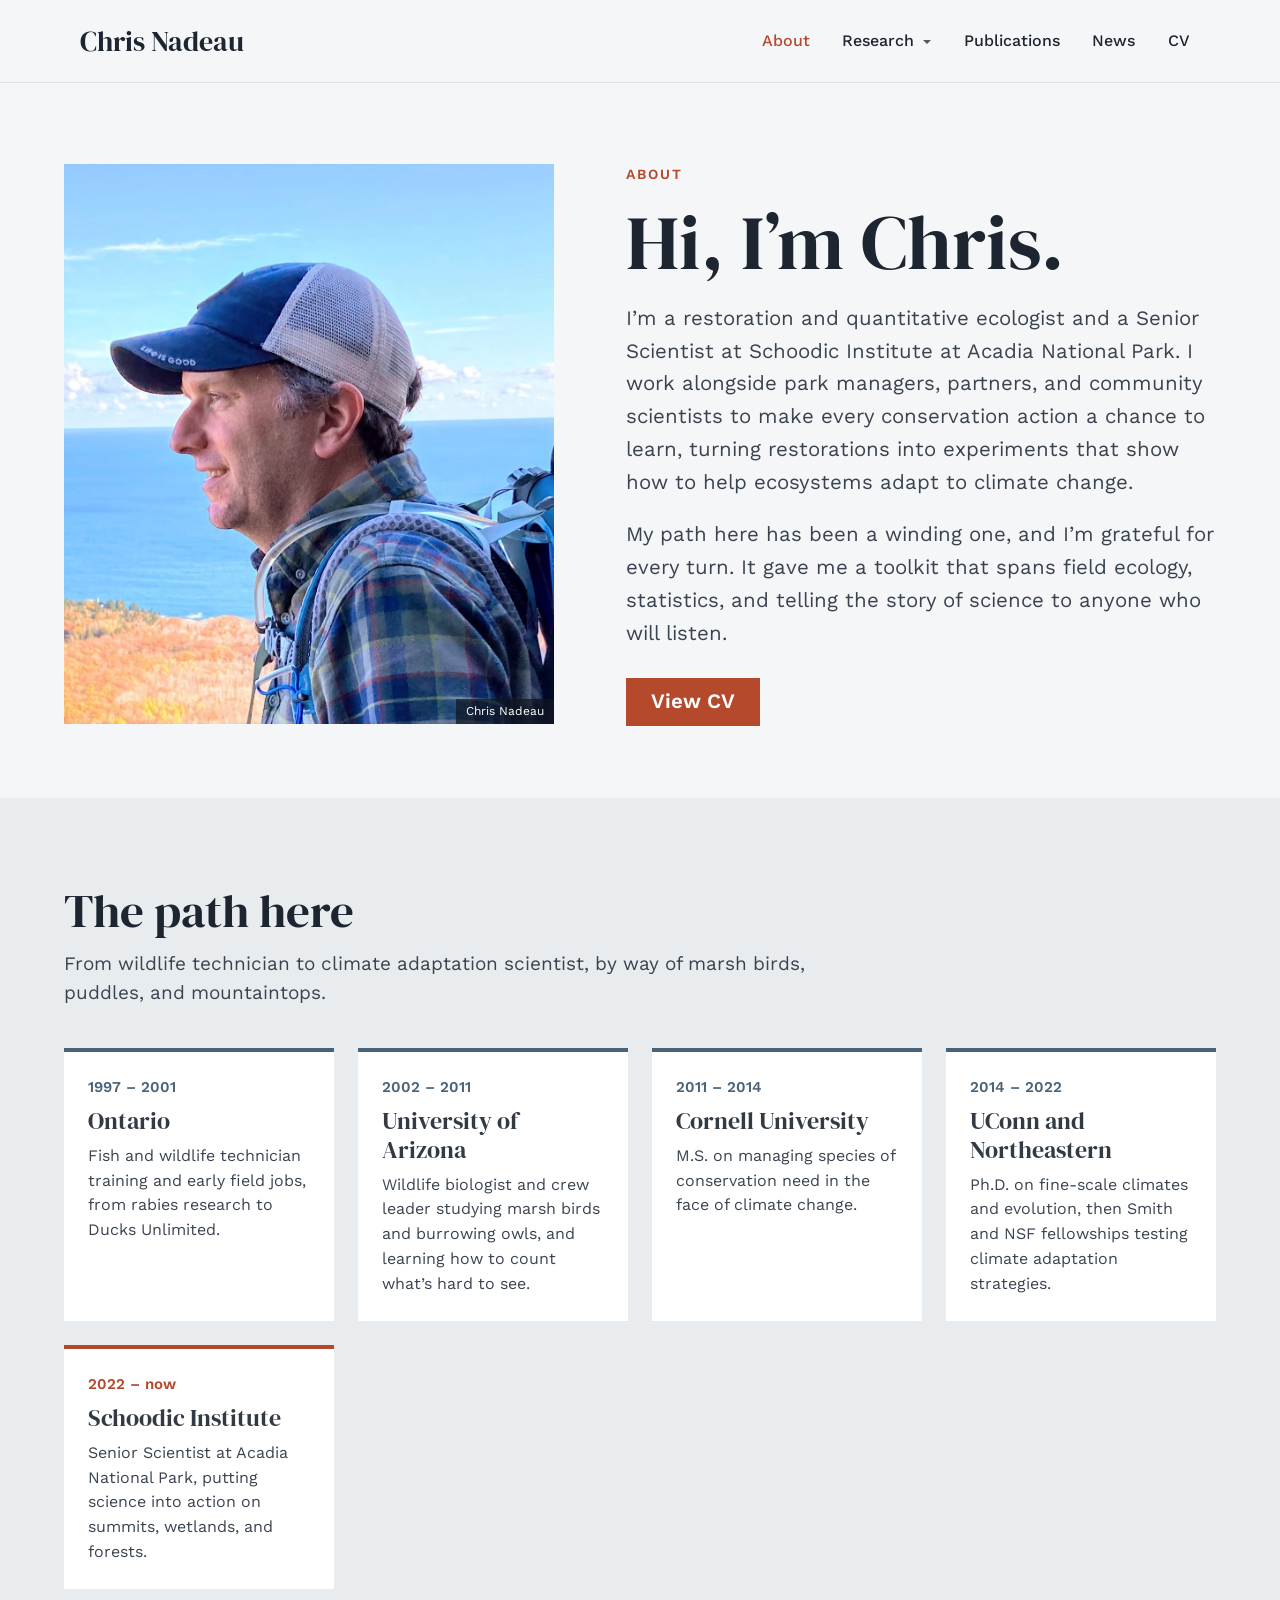
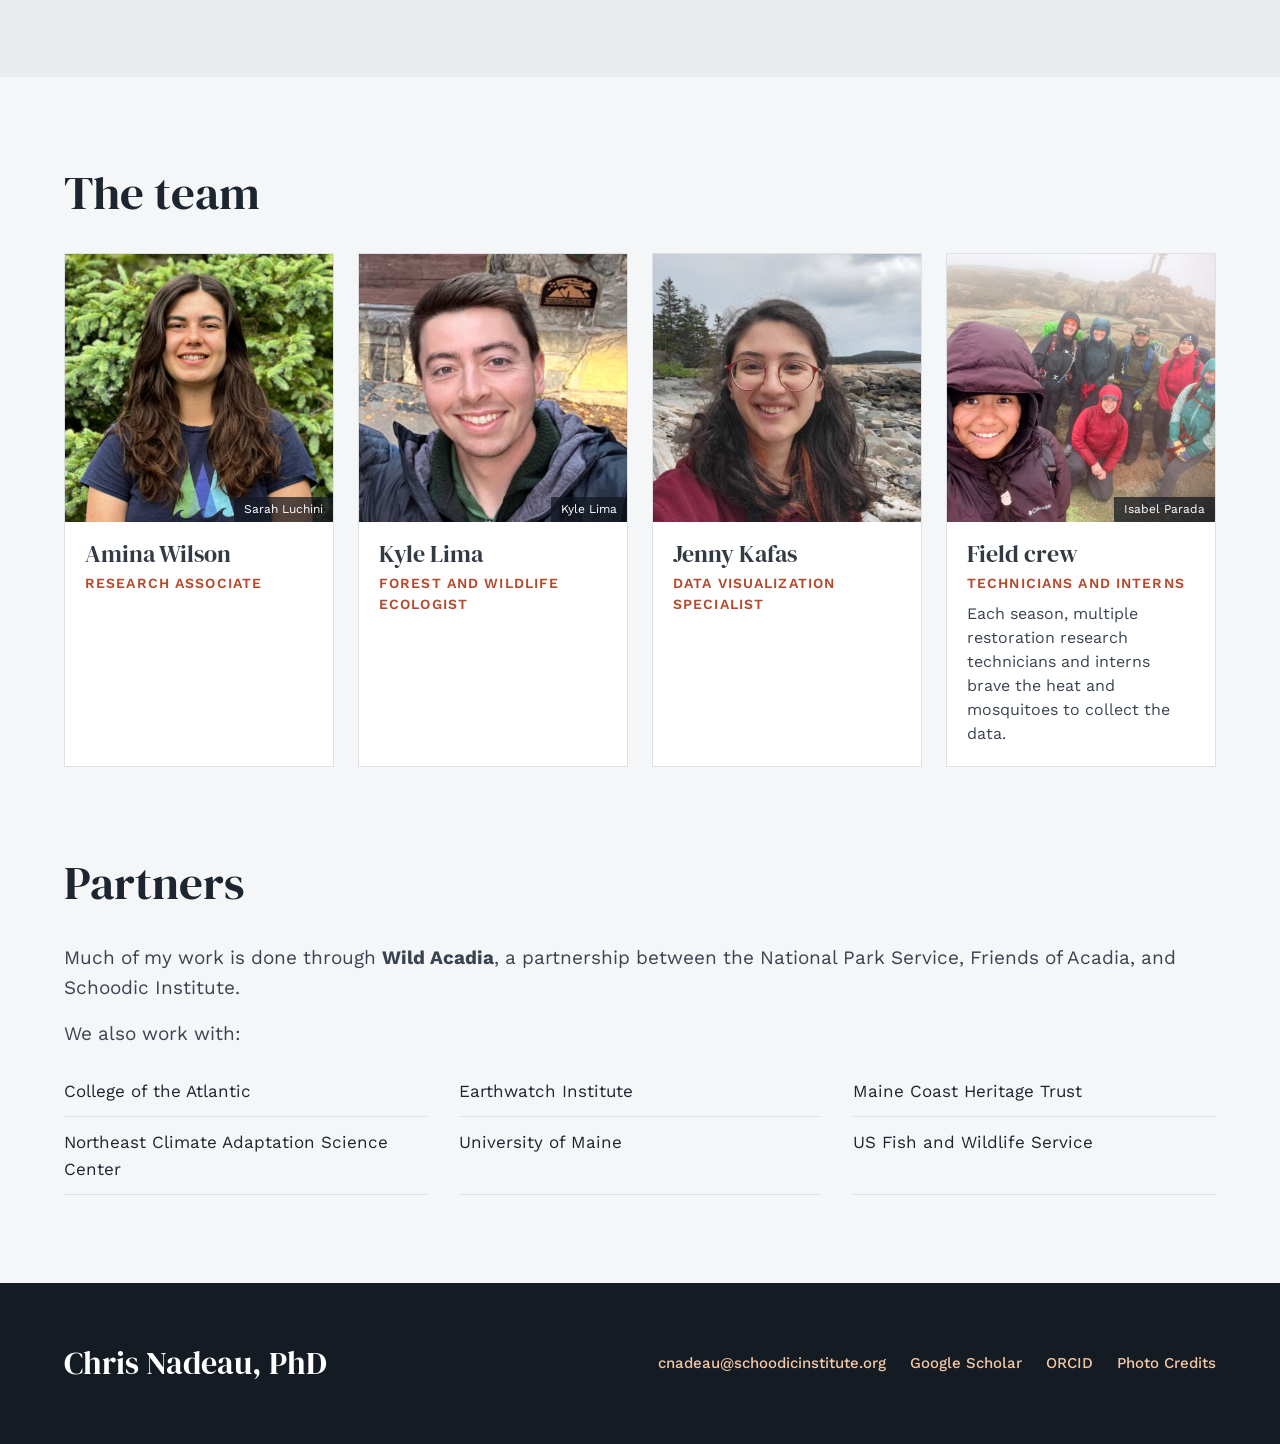
<file: docs/about.html>
<!DOCTYPE html>
<html xmlns="http://www.w3.org/1999/xhtml" lang="en" xml:lang="en"><head>

<meta charset="utf-8">
<meta name="generator" content="quarto-1.10.18">

<meta name="viewport" content="width=device-width, initial-scale=1.0, user-scalable=yes">

<meta name="description" content="About Chris Nadeau, restoration and quantitative ecologist at Acadia National Park.">

<title>About – Chris Nadeau</title>
<style>
/* Default styles provided by pandoc.
** See https://pandoc.org/MANUAL.html#variables-for-html for config info.
*/
span.smallcaps{font-variant: small-caps;}
div.columns{display: flex; gap: 1.5em;}
div.column{flex: auto;}
@media screen {
div.columns{gap: min(4vw, 1.5em);}
div.column{overflow-x: auto;}
}
div.hanging-indent{margin-left: 1.5em; text-indent: -1.5em;}
ul.task-list{list-style: none;}
ul.task-list li input[type="checkbox"] {
  width: 0.8em;
  margin: 0 0.8em 0.2em -1em; /* quarto-specific, see https://github.com/quarto-dev/quarto-cli/issues/4556 */ 
  vertical-align: middle;
}
</style>


<script src="site_libs/quarto-nav/quarto-nav.js"></script>
<script src="site_libs/quarto-nav/headroom.min.js"></script>
<script src="site_libs/clipboard/clipboard.min.js"></script>
<script src="site_libs/quarto-html/quarto.js" type="module"></script>
<script src="site_libs/quarto-html/tabsets/tabsets.js" type="module"></script>
<script src="site_libs/quarto-html/popper.min.js"></script>
<script src="site_libs/quarto-html/tippy.umd.min.js"></script>
<link href="site_libs/quarto-html/tippy.css" rel="stylesheet">
<link href="site_libs/quarto-html/quarto-syntax-highlighting-64a204ab8560d761af7679ceaba22944.css" rel="stylesheet" id="quarto-text-highlighting-styles">
<script src="site_libs/bootstrap/bootstrap.min.js"></script>
<link href="site_libs/bootstrap/bootstrap-icons.css" rel="stylesheet">
<link href="site_libs/bootstrap/bootstrap-e0b0c740137b4b82c1e8a24b6840a255.min.css" rel="stylesheet" append-hash="true" id="quarto-bootstrap" data-mode="light">
<script id="quarto-search-options" type="application/json">{
  "language": {
    "search-no-results-text": "No results",
    "search-matching-documents-text": "matching documents",
    "search-copy-link-title": "Copy link to search",
    "search-hide-matches-text": "Hide additional matches",
    "search-more-match-text": "more match in this document",
    "search-more-matches-text": "more matches in this document",
    "search-clear-button-title": "Clear",
    "search-text-placeholder": "",
    "search-detached-cancel-button-title": "Cancel",
    "search-submit-button-title": "Submit",
    "search-label": "Search"
  }
}</script>
<meta name="google-site-verification" content="mqjM2YDwqE8_N7JUd4ypHAAg_Rs0Ggv6HcolazH4p-o">
<script data-goatcounter="https://cpnadeau.goatcounter.com/count" async="" src="https://gc.zgo.at/count.js"></script>


</head>

<body class="nav-fixed fullcontent quarto-light">

<div id="quarto-search-results"></div>
  <header id="quarto-header" class="headroom fixed-top">
    <nav class="navbar navbar-expand-lg " data-bs-theme="dark">
      <div class="navbar-container container-fluid">
      <div class="navbar-brand-container mx-auto">
    <a class="navbar-brand" href="./index.html">
    <span class="navbar-title">Chris Nadeau</span>
    </a>
  </div>
          <button class="navbar-toggler" type="button" data-bs-toggle="collapse" data-bs-target="#navbarCollapse" aria-controls="navbarCollapse" role="menu" aria-expanded="false" aria-label="Toggle navigation" onclick="if (window.quartoToggleHeadroom) { window.quartoToggleHeadroom(); }">
  <span class="navbar-toggler-icon"></span>
</button>
          <div class="collapse navbar-collapse" id="navbarCollapse">
            <ul class="navbar-nav navbar-nav-scroll ms-auto">
  <li class="nav-item">
    <a class="nav-link active" href="./about.html" aria-current="page"> 
<span class="menu-text">About</span></a>
  </li>  
  <li class="nav-item dropdown ">
    <a class="nav-link dropdown-toggle" href="#" id="nav-menu-research" role="link" data-bs-toggle="dropdown" aria-expanded="false">
 <span class="menu-text">Research</span>
    </a>
    <ul class="dropdown-menu dropdown-menu-end" aria-labelledby="nav-menu-research">    
        <li>
    <a class="dropdown-item" href="./research/index.html">
 <span class="dropdown-text">All Research</span></a>
  </li>  
        <li>
    <a class="dropdown-item" href="./research/tracking-change.html">
 <span class="dropdown-text">Tracking Change</span></a>
  </li>  
        <li>
    <a class="dropdown-item" href="./research/testing-solutions.html">
 <span class="dropdown-text">Testing Solutions</span></a>
  </li>  
        <li>
    <a class="dropdown-item" href="./research/learning-while-doing.html">
 <span class="dropdown-text">Learning While Doing</span></a>
  </li>  
    </ul>
  </li>
  <li class="nav-item">
    <a class="nav-link" href="./publications.html"> 
<span class="menu-text">Publications</span></a>
  </li>  
  <li class="nav-item">
    <a class="nav-link" href="./news.html"> 
<span class="menu-text">News</span></a>
  </li>  
  <li class="nav-item">
    <a class="nav-link" href="./cv.html"> 
<span class="menu-text">CV</span></a>
  </li>  
</ul>
          </div> <!-- /navcollapse -->
            <div class="quarto-navbar-tools">
</div>
      </div> <!-- /container-fluid -->
    </nav>
</header>
<!-- content -->
<div id="quarto-content" class="quarto-container page-layout-custom page-navbar">
<!-- sidebar -->
<!-- margin-sidebar -->
<!-- main -->




<!--
  ABOUT
  Edit the text freely. The ::: lines mark page sections; leave them in place.
  Buttons are links followed by {.button} (filled) or {.button .outline} (outlined).
  A button whose address isn't known yet is written as [Label [URL]]{.button .todo}
-->
<div class="about-intro">
<span class="photo"><img src="./images/AcadiaPrecipice_Cropped.jpg" alt="Chris Nadeau on a cliff above the ocean in fall" loading="eager" style="object-position: 40% center"><span class="photo-credit">Chris Nadeau</span></span>
<div class="about-text">
<p><span class="eyebrow">About</span></p>
<h1 id="hi-im-chris.">Hi, I’m Chris.</h1>
<p>I’m a restoration and quantitative ecologist and a Senior Scientist at Schoodic Institute at Acadia National Park. I work alongside park managers, partners, and community scientists to make every conservation action a chance to learn, turning restorations into experiments that show how to help ecosystems adapt to climate change.</p>
<p>My path here has been a winding one, and I’m grateful for every turn. It gave me a toolkit that spans field ecology, statistics, and telling the story of science to anyone who will listen.</p>
<p><a href="./cv.html" class="button">View CV</a></p>
</div>
</div>
<section id="the-path-here" class="band path">
<h2>The path here</h2>
<p>From wildlife technician to climate adaptation scientist, by way of marsh birds, puddles, and mountaintops.</p>
<div class="timeline">
<div class="step">
<p>1997 – 2001</p>
<h3 id="ontario">Ontario</h3>
<p>Fish and wildlife technician training and early field jobs, from rabies research to Ducks Unlimited.</p>
</div>
<div class="step">
<p>2002 – 2011</p>
<h3 id="university-of-arizona">University of Arizona</h3>
<p>Wildlife biologist and crew leader studying marsh birds and burrowing owls, and learning how to count what’s hard to see.</p>
</div>
<div class="step">
<p>2011 – 2014</p>
<h3 id="cornell-university">Cornell University</h3>
<p>M.S. on managing species of conservation need in the face of climate change.</p>
</div>
<div class="step">
<p>2014 – 2022</p>
<h3 id="uconn-and-northeastern">UConn and Northeastern</h3>
<p>Ph.D.&nbsp;on fine-scale climates and evolution, then Smith and NSF fellowships testing climate adaptation strategies.</p>
</div>
<div class="step now">
<p>2022 – now</p>
<h3 id="schoodic-institute">Schoodic Institute</h3>
<p>Senior Scientist at Acadia National Park, putting science into action on summits, wetlands, and forests.</p>
</div>
</div>
</section>
<div id="team" class="team wrap">
<h2 id="the-team">The team</h2>
<div class="people">
<div class="person">
<span class="photo"><img src="./images/Amina-Wilson-Headshot-400x400.jpg" alt="Amina Wilson smiling in front of spruce trees" loading="lazy"><span class="photo-credit">Sarah Luchini</span></span>
<h3 id="amina-wilson">Amina Wilson</h3>
<p>Research Associate</p>
</div>
<div class="person">
<span class="photo"><img src="./images/Kyle-Lima-Headshot-2026.jpg" alt="Kyle Lima smiling in front of a stone wall with a National Park Service sign" loading="lazy" style="object-position: center 30%"><span class="photo-credit">Kyle Lima</span></span>
<h3 id="kyle-lima">Kyle Lima</h3>
<p>Forest and Wildlife Ecologist</p>
</div>
<div class="person">
<span class="photo"><img src="./images/Jenny-Kafas-Staff-Photo-400x400.jpg" alt="Jenny Kafas smiling on a rocky shore" loading="lazy"></span>
<h3 id="jenny-kafas">Jenny Kafas</h3>
<p>Data Visualization Specialist</p>
</div>
<div class="person">
<span class="photo"><img src="./images/Field-Crew-Summit.jpg" alt="Field crew in rain gear smiling together on a foggy granite summit" loading="lazy"><span class="photo-credit">Isabel Parada</span></span>
<h3 id="field-crew">Field crew</h3>
<p>Technicians and interns</p>
<p>Each season, multiple restoration research technicians and interns brave the heat and mosquitoes to collect the data.</p>
</div>
</div>
</div>
<section id="partners" class="partners wrap">
<h2>Partners</h2>
<p>Much of my work is done through <strong>Wild Acadia</strong>, a partnership between the National Park Service, Friends of Acadia, and Schoodic Institute.</p>
<p>We also work with:</p>
<ul>
<li>College of the Atlantic</li>
<li>Earthwatch Institute</li>
<li>Maine Coast Heritage Trust</li>
<li>Northeast Climate Adaptation Science Center</li>
<li>University of Maine</li>
<li>US Fish and Wildlife Service</li>
</ul>
</section>
<!-- MENTORING SECTION: hidden for now (2026-11-13). To bring it back, delete this
     comment's first line and its last line (the one with the arrow), fill in the
     mentoring sentence and the openings, and put a real link on "See Openings".

::: {.mentoring .wrap}
::: mentoring-text
## Mentoring and opportunities

Much of this work is done by early-career scientists: research associates, fellows, field technicians, and interns. Former mentees have gone on to graduate programs, an NSF Graduate Research Fellowship, and careers with the National Park Service, U.S. Fish and Wildlife Service, and U.S. Geological Survey.

One or two sentences on your mentoring approach.
:::

::: join
[Join us]{.eyebrow}

Current openings, e.g., a postdoc position

Positions are posted on the Schoodic Institute jobs page. If you're interested in working together, reach out.

[See Openings →](https://LINK-TO-OPENINGS)
:::
:::
-->




<script>
// Filter buttons on the Publications and News pages, and the "Research" menu
// highlight on the research pages. Text and data live in the .qmd and .yml files.
(function () {
  document.querySelectorAll("[data-filter-list]").forEach(function (box) {
    var list = document.getElementById(box.dataset.filterList);
    if (!list) return;
    var items = list.querySelectorAll(".row-item");
    var count = box.querySelector(".filter-count");
    var rows = box.querySelectorAll(".chip-row");
    var chosen = {};
    // On phones the filter buttons fold away behind one "Filter" button (see .filter-toggle in custom.scss).
    var panel = document.createElement("div");
    panel.className = "filter-panel";
    panel.id = box.dataset.filterList + "-filter-panel";
    rows[0].parentNode.insertBefore(panel, rows[0]);
    rows.forEach(function (row) { panel.appendChild(row); });
    var toggle = document.createElement("button");
    toggle.type = "button";
    toggle.className = "filter-toggle";
    toggle.setAttribute("aria-controls", panel.id);
    toggle.setAttribute("aria-expanded", "false");
    box.insertBefore(toggle, panel);
    toggle.addEventListener("click", function () {
      var open = box.classList.toggle("open");
      toggle.setAttribute("aria-expanded", open ? "true" : "false");
    });
    // News: with no filter chosen, show only the newest year until "Show all years" is pressed.
    var latest = box.dataset.latest;
    var showAll = !latest;
    var moreBtn = document.querySelector('[data-show-all="' + box.dataset.filterList + '"]');
    if (moreBtn) {
      moreBtn.hidden = false;
      moreBtn.addEventListener("click", function () {
        showAll = !showAll;
        apply();
      });
    }
    function apply() {
      var shown = 0;
      var active = Object.keys(chosen).filter(function (key) { return chosen[key] !== "all"; }).length;
      var filtering = active > 0;
      toggle.textContent = active ? "Filter (" + active + " on)" : "Filter";
      var latestOnly = !showAll && !filtering;
      items.forEach(function (it) {
        var ok = Object.keys(chosen).every(function (key) {
          var want = chosen[key];
          return want === "all" || (it.dataset[key] || "").split(" ").indexOf(want) !== -1;
        });
        if (ok && latestOnly) ok = it.dataset.year === latest;
        it.hidden = !ok;
        if (ok) shown++;
      });
      if (count) {
        count.textContent = latestOnly
          ? "Showing " + latest + ": " + shown + " of " + items.length
          : "Showing " + shown + " of " + items.length;
      }
      if (moreBtn) {
        moreBtn.hidden = filtering;
        moreBtn.textContent = showAll ? "Show " + latest + " only" : "Show all " + items.length + " items";
        moreBtn.setAttribute("aria-expanded", showAll ? "true" : "false");
      }
    }
    rows.forEach(function (row) {
      var key = row.dataset.filterKey;
      chosen[key] = "all";
      row.hidden = false;
      row.addEventListener("click", function (e) {
        var btn = e.target.closest(".chip");
        if (!btn) return;
        chosen[key] = btn.dataset.value;
        row.querySelectorAll(".chip").forEach(function (b) {
          b.setAttribute("aria-pressed", b === btn ? "true" : "false");
        });
        apply();
      });
    });
    apply();
  });

  if (/\/research\//.test(location.pathname)) {
    var menu = document.getElementById("nav-menu-research");
    if (menu) menu.classList.add("active");
    var page = location.pathname.split("/").pop() || "index.html";
    document.querySelectorAll(".navbar .dropdown-item").forEach(function (a) {
      if ((a.getAttribute("href") || "").split("/").pop() === page) {
        a.classList.add("active");
        a.setAttribute("aria-current", "page");
      }
    });
  }
})();
</script>
<script id="quarto-html-after-body" type="application/javascript">
  window.document.addEventListener("DOMContentLoaded", function (event) {
    const isCodeAnnotation = (el) => {
      for (const clz of el.classList) {
        if (clz.startsWith('code-annotation-')) {                     
          return true;
        }
      }
      return false;
    }
    const onCopySuccess = function(e) {
      // button target
      const button = e.trigger;
      // don't keep focus
      button.blur();
      // flash "checked"
      button.classList.add('code-copy-button-checked');
      var currentTitle = button.getAttribute("title");
      button.setAttribute("title", "Copied!");
      let tooltip;
      if (window.bootstrap) {
        button.setAttribute("data-bs-toggle", "tooltip");
        button.setAttribute("data-bs-placement", "left");
        button.setAttribute("data-bs-title", "Copied!");
        tooltip = new bootstrap.Tooltip(button, 
          { trigger: "manual", 
            customClass: "code-copy-button-tooltip",
            offset: [0, -8]});
        tooltip.show();    
      }
      setTimeout(function() {
        if (tooltip) {
          tooltip.hide();
          button.removeAttribute("data-bs-title");
          button.removeAttribute("data-bs-toggle");
          button.removeAttribute("data-bs-placement");
        }
        button.setAttribute("title", currentTitle);
        button.classList.remove('code-copy-button-checked');
      }, 1000);
      // clear code selection
      e.clearSelection();
    }
    const getTextToCopy = function(trigger) {
      const outerScaffold = trigger.parentElement.cloneNode(true);
      const codeEl = outerScaffold.querySelector('code');
      for (const childEl of codeEl.children) {
        if (isCodeAnnotation(childEl)) {
          childEl.remove();
        }
      }
      return codeEl.innerText;
    }
    const clipboard = new window.ClipboardJS('.code-copy-button:not([data-in-quarto-modal])', {
      text: getTextToCopy
    });
    clipboard.on('success', onCopySuccess);
    if (window.document.getElementById('quarto-embedded-source-code-modal')) {
      const clipboardModal = new window.ClipboardJS('.code-copy-button[data-in-quarto-modal]', {
        text: getTextToCopy,
        container: window.document.getElementById('quarto-embedded-source-code-modal')
      });
      clipboardModal.on('success', onCopySuccess);
    }
      var localhostRegex = new RegExp(/^(?:http|https):\/\/localhost\:?[0-9]*\//);
      var mailtoRegex = new RegExp(/^mailto:/);
        var filterRegex = new RegExp("https:\/\/cpnadeau\.github\.io");
      var isInternal = (href) => {
          return filterRegex.test(href) || localhostRegex.test(href) || mailtoRegex.test(href);
      }
      // Inspect non-navigation links and adorn them if external
     var links = window.document.querySelectorAll('a[href]:not(.nav-link):not(.navbar-brand):not(.toc-action):not(.sidebar-link):not(.sidebar-item-toggle):not(.pagination-link):not(.no-external):not([aria-hidden]):not(.dropdown-item):not(.quarto-navigation-tool):not(.about-link)');
      for (var i=0; i<links.length; i++) {
        const link = links[i];
        if (!isInternal(link.href)) {
          // undo the damage that might have been done by quarto-nav.js in the case of
          // links that we want to consider external
          if (link.dataset.originalHref !== undefined) {
            link.href = link.dataset.originalHref;
          }
        }
      }
    function tippyHover(el, contentFn, onTriggerFn, onUntriggerFn) {
      const config = {
        allowHTML: true,
        maxWidth: 500,
        delay: 100,
        arrow: false,
        appendTo: function(el) {
            return el.parentElement;
        },
        interactive: true,
        interactiveBorder: 10,
        theme: 'quarto',
        placement: 'bottom-start',
      };
      if (contentFn) {
        config.content = contentFn;
      }
      if (onTriggerFn) {
        config.onTrigger = onTriggerFn;
      }
      if (onUntriggerFn) {
        config.onUntrigger = onUntriggerFn;
      }
      window.tippy(el, config); 
    }
    const noterefs = window.document.querySelectorAll('a[role="doc-noteref"]');
    for (var i=0; i<noterefs.length; i++) {
      const ref = noterefs[i];
      tippyHover(ref, function() {
        // use id or data attribute instead here
        let href = ref.getAttribute('data-footnote-href') || ref.getAttribute('href');
        try { href = new URL(href).hash; } catch {}
        const id = href.replace(/^#\/?/, "");
        const note = window.document.getElementById(id);
        if (note) {
          return note.innerHTML;
        } else {
          return "";
        }
      });
    }
    const xrefs = window.document.querySelectorAll('a.quarto-xref');
    const processXRef = (id, note) => {
      // Strip column container classes
      const stripColumnClz = (el) => {
        el.classList.remove("page-full", "page-columns");
        if (el.children) {
          for (const child of el.children) {
            stripColumnClz(child);
          }
        }
      }
      stripColumnClz(note)
      if (id === null || id.startsWith('sec-')) {
        // Special case sections, only their first couple elements
        const container = document.createElement("div");
        if (note.children && note.children.length > 2) {
          container.appendChild(note.children[0].cloneNode(true));
          for (let i = 1; i < note.children.length; i++) {
            const child = note.children[i];
            if (child.tagName === "P" && child.innerText === "") {
              continue;
            } else {
              container.appendChild(child.cloneNode(true));
              break;
            }
          }
          if (window.Quarto?.typesetMath) {
            window.Quarto.typesetMath(container);
          }
          return container.innerHTML
        } else {
          if (window.Quarto?.typesetMath) {
            window.Quarto.typesetMath(note);
          }
          return note.innerHTML;
        }
      } else {
        // Remove any anchor links if they are present
        const anchorLink = note.querySelector('a.anchorjs-link');
        if (anchorLink) {
          anchorLink.remove();
        }
        if (window.Quarto?.typesetMath) {
          window.Quarto.typesetMath(note);
        }
        if (note.classList.contains("callout")) {
          return note.outerHTML;
        } else {
          return note.innerHTML;
        }
      }
    }
    for (var i=0; i<xrefs.length; i++) {
      const xref = xrefs[i];
      tippyHover(xref, undefined, function(instance) {
        instance.disable();
        let url = xref.getAttribute('href');
        let hash = undefined; 
        if (url.startsWith('#')) {
          hash = url;
        } else {
          try { hash = new URL(url).hash; } catch {}
        }
        if (hash) {
          const id = hash.replace(/^#\/?/, "");
          const note = window.document.getElementById(id);
          if (note !== null) {
            try {
              const html = processXRef(id, note.cloneNode(true));
              instance.setContent(html);
            } finally {
              instance.enable();
              instance.show();
            }
          } else {
            // See if we can fetch this
            fetch(url.split('#')[0])
            .then(res => res.text())
            .then(html => {
              const parser = new DOMParser();
              const htmlDoc = parser.parseFromString(html, "text/html");
              const note = htmlDoc.getElementById(id);
              if (note !== null) {
                const html = processXRef(id, note);
                instance.setContent(html);
              } 
            }).finally(() => {
              instance.enable();
              instance.show();
            });
          }
        } else {
          // See if we can fetch a full url (with no hash to target)
          // This is a special case and we should probably do some content thinning / targeting
          fetch(url)
          .then(res => res.text())
          .then(html => {
            const parser = new DOMParser();
            const htmlDoc = parser.parseFromString(html, "text/html");
            const note = htmlDoc.querySelector('main.content');
            if (note !== null) {
              // This should only happen for chapter cross references
              // (since there is no id in the URL)
              // remove the first header
              if (note.children.length > 0 && note.children[0].tagName === "HEADER") {
                note.children[0].remove();
              }
              const html = processXRef(null, note);
              instance.setContent(html);
            } 
          }).finally(() => {
            instance.enable();
            instance.show();
          });
        }
      }, function(instance) {
      });
    }
        let selectedAnnoteEl;
        const selectorForAnnotation = ( cell, annotation) => {
          let cellAttr = 'data-code-cell="' + cell + '"';
          let lineAttr = 'data-code-annotation="' +  annotation + '"';
          const selector = 'span[' + cellAttr + '][' + lineAttr + ']';
          return selector;
        }
        const selectCodeLines = (annoteEl) => {
          const doc = window.document;
          const targetCell = annoteEl.getAttribute("data-target-cell");
          const targetAnnotation = annoteEl.getAttribute("data-target-annotation");
          const annoteSpan = window.document.querySelector(selectorForAnnotation(targetCell, targetAnnotation));
          const lines = annoteSpan.getAttribute("data-code-lines").split(",");
          const lineIds = lines.map((line) => {
            return targetCell + "-" + line;
          })
          let top = null;
          let height = null;
          let parent = null;
          if (lineIds.length > 0) {
              //compute the position of the single el (top and bottom and make a div)
              const el = window.document.getElementById(lineIds[0]);
              top = el.offsetTop;
              height = el.offsetHeight;
              parent = el.parentElement.parentElement;
            if (lineIds.length > 1) {
              const lastEl = window.document.getElementById(lineIds[lineIds.length - 1]);
              const bottom = lastEl.offsetTop + lastEl.offsetHeight;
              height = bottom - top;
            }
            if (top !== null && height !== null && parent !== null) {
              // cook up a div (if necessary) and position it 
              let div = window.document.getElementById("code-annotation-line-highlight");
              if (div === null) {
                div = window.document.createElement("div");
                div.setAttribute("id", "code-annotation-line-highlight");
                div.style.position = 'absolute';
                parent.appendChild(div);
              }
              div.style.top = top - 2 + "px";
              div.style.height = height + 4 + "px";
              div.style.left = 0;
              let gutterDiv = window.document.getElementById("code-annotation-line-highlight-gutter");
              if (gutterDiv === null) {
                gutterDiv = window.document.createElement("div");
                gutterDiv.setAttribute("id", "code-annotation-line-highlight-gutter");
                gutterDiv.style.position = 'absolute';
                const codeCell = window.document.getElementById(targetCell);
                const gutter = codeCell.querySelector('.code-annotation-gutter');
                gutter.appendChild(gutterDiv);
              }
              gutterDiv.style.top = top - 2 + "px";
              gutterDiv.style.height = height + 4 + "px";
            }
            selectedAnnoteEl = annoteEl;
          }
        };
        const unselectCodeLines = () => {
          const elementsIds = ["code-annotation-line-highlight", "code-annotation-line-highlight-gutter"];
          elementsIds.forEach((elId) => {
            const div = window.document.getElementById(elId);
            if (div) {
              div.remove();
            }
          });
          selectedAnnoteEl = undefined;
        };
          // Handle positioning of the toggle
      window.addEventListener(
        "resize",
        throttle(() => {
          elRect = undefined;
          if (selectedAnnoteEl) {
            selectCodeLines(selectedAnnoteEl);
          }
        }, 10)
      );
      function throttle(fn, ms) {
      let throttle = false;
      let timer;
        return (...args) => {
          if(!throttle) { // first call gets through
              fn.apply(this, args);
              throttle = true;
          } else { // all the others get throttled
              if(timer) clearTimeout(timer); // cancel #2
              timer = setTimeout(() => {
                fn.apply(this, args);
                timer = throttle = false;
              }, ms);
          }
        };
      }
        // Attach click handler to the DT
        const annoteDls = window.document.querySelectorAll('dt[data-target-cell]');
        for (const annoteDlNode of annoteDls) {
          annoteDlNode.addEventListener('click', (event) => {
            const clickedEl = event.target;
            if (clickedEl !== selectedAnnoteEl) {
              unselectCodeLines();
              const activeEl = window.document.querySelector('dt[data-target-cell].code-annotation-active');
              if (activeEl) {
                activeEl.classList.remove('code-annotation-active');
              }
              selectCodeLines(clickedEl);
              clickedEl.classList.add('code-annotation-active');
            } else {
              // Unselect the line
              unselectCodeLines();
              clickedEl.classList.remove('code-annotation-active');
            }
          });
        }
    const findCites = (el) => {
      const parentEl = el.parentElement;
      if (parentEl) {
        const cites = parentEl.dataset.cites;
        if (cites) {
          return {
            el,
            cites: cites.split(' ')
          };
        } else {
          return findCites(el.parentElement)
        }
      } else {
        return undefined;
      }
    };
    var bibliorefs = window.document.querySelectorAll('a[role="doc-biblioref"]');
    for (var i=0; i<bibliorefs.length; i++) {
      const ref = bibliorefs[i];
      const citeInfo = findCites(ref);
      if (citeInfo) {
        tippyHover(citeInfo.el, function() {
          var popup = window.document.createElement('div');
          citeInfo.cites.forEach(function(cite) {
            var citeDiv = window.document.createElement('div');
            citeDiv.classList.add('hanging-indent');
            citeDiv.classList.add('csl-entry');
            var biblioDiv = window.document.getElementById('ref-' + cite);
            if (biblioDiv) {
              citeDiv.innerHTML = biblioDiv.innerHTML;
            }
            popup.appendChild(citeDiv);
          });
          return popup.innerHTML;
        });
      }
    }
  });
  </script>
</div> <!-- /content -->
<footer class="footer">
  <div class="nav-footer">
    <div class="nav-footer-left">
<p>Chris Nadeau, PhD</p>
</div>   
    <div class="nav-footer-center">
      &nbsp;
    </div>
    <div class="nav-footer-right">
      <ul class="footer-items list-unstyled">
    <li class="nav-item">
 cnadeau@schoodicinstitute.org
  </li>  
    <li class="nav-item">
    <a class="nav-link" href="https://scholar.google.com/citations?user=ZDM7wgYAAAAJ&amp;hl=en">
<p>Google Scholar</p>
</a>
  </li>  
    <li class="nav-item">
    <a class="nav-link" href="https://orcid.org/0000-0002-3568-0793">
<p>ORCID</p>
</a>
  </li>  
    <li class="nav-item">
    <a class="nav-link" href="./photo-credits.html">
<p>Photo Credits</p>
</a>
  </li>  
</ul>
    </div>
  </div>
</footer>




</body></html>
</file>
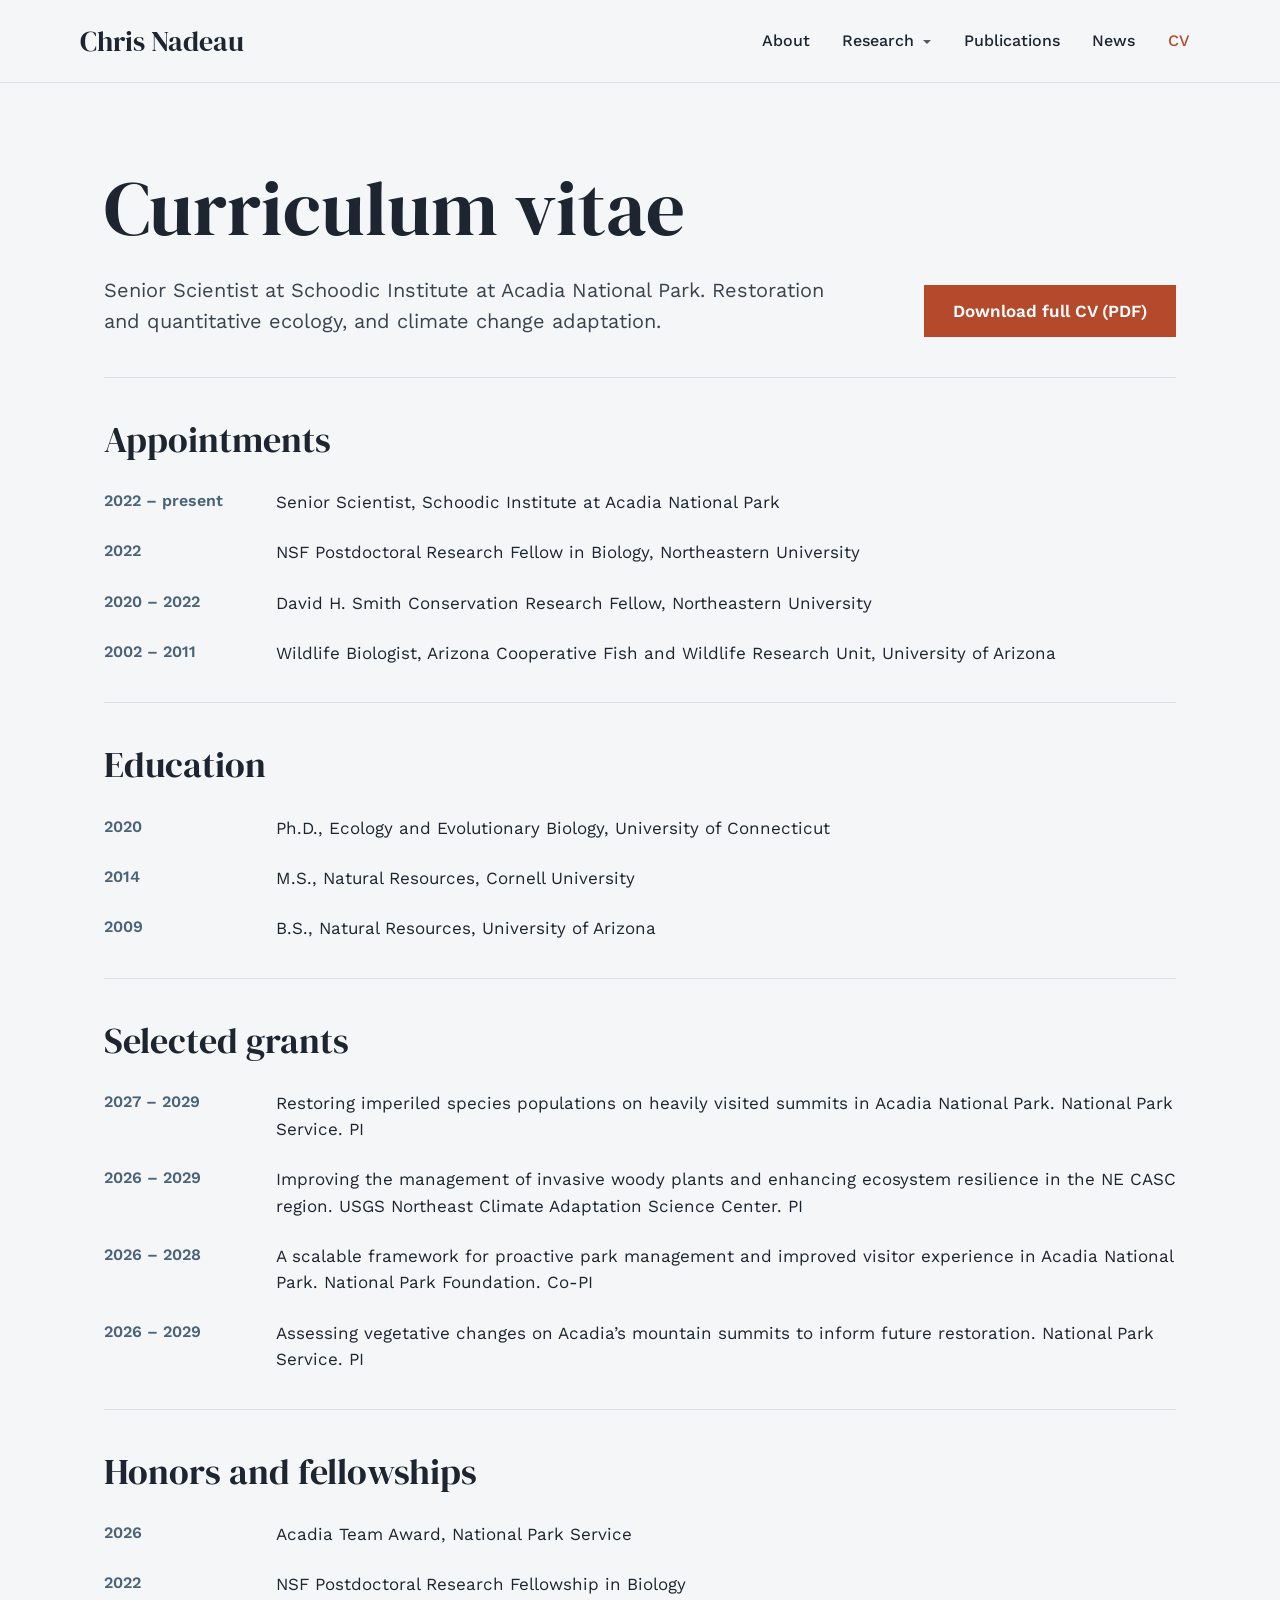
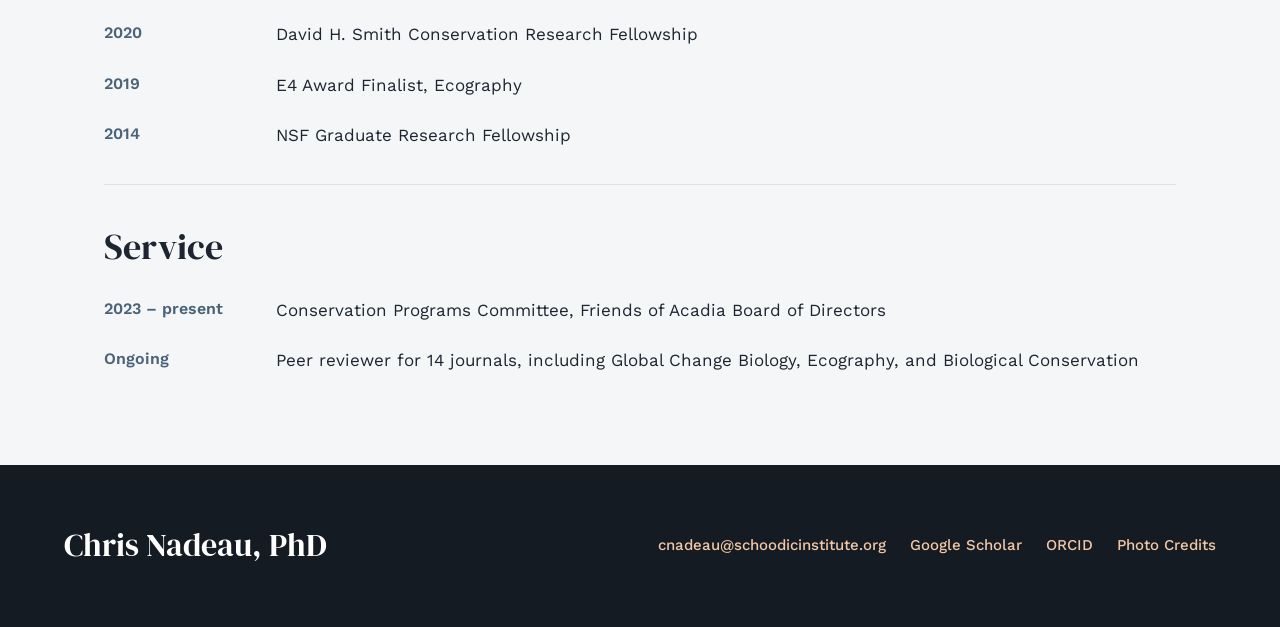
<file: docs/cv.html>
<!DOCTYPE html>
<html xmlns="http://www.w3.org/1999/xhtml" lang="en" xml:lang="en"><head>

<meta charset="utf-8">
<meta name="generator" content="quarto-1.10.18">

<meta name="viewport" content="width=device-width, initial-scale=1.0, user-scalable=yes">

<meta name="description" content="Curriculum vitae of Chris Nadeau, Senior Scientist at Schoodic Institute at Acadia National Park.">

<title>Curriculum vitae – Chris Nadeau</title>
<style>
/* Default styles provided by pandoc.
** See https://pandoc.org/MANUAL.html#variables-for-html for config info.
*/
span.smallcaps{font-variant: small-caps;}
div.columns{display: flex; gap: 1.5em;}
div.column{flex: auto;}
@media screen {
div.columns{gap: min(4vw, 1.5em);}
div.column{overflow-x: auto;}
}
div.hanging-indent{margin-left: 1.5em; text-indent: -1.5em;}
ul.task-list{list-style: none;}
ul.task-list li input[type="checkbox"] {
  width: 0.8em;
  margin: 0 0.8em 0.2em -1em; /* quarto-specific, see https://github.com/quarto-dev/quarto-cli/issues/4556 */ 
  vertical-align: middle;
}
</style>


<script src="site_libs/quarto-nav/quarto-nav.js"></script>
<script src="site_libs/quarto-nav/headroom.min.js"></script>
<script src="site_libs/clipboard/clipboard.min.js"></script>
<script src="site_libs/quarto-html/quarto.js" type="module"></script>
<script src="site_libs/quarto-html/tabsets/tabsets.js" type="module"></script>
<script src="site_libs/quarto-html/popper.min.js"></script>
<script src="site_libs/quarto-html/tippy.umd.min.js"></script>
<link href="site_libs/quarto-html/tippy.css" rel="stylesheet">
<link href="site_libs/quarto-html/quarto-syntax-highlighting-64a204ab8560d761af7679ceaba22944.css" rel="stylesheet" id="quarto-text-highlighting-styles">
<script src="site_libs/bootstrap/bootstrap.min.js"></script>
<link href="site_libs/bootstrap/bootstrap-icons.css" rel="stylesheet">
<link href="site_libs/bootstrap/bootstrap-e0b0c740137b4b82c1e8a24b6840a255.min.css" rel="stylesheet" append-hash="true" id="quarto-bootstrap" data-mode="light">
<script id="quarto-search-options" type="application/json">{
  "language": {
    "search-no-results-text": "No results",
    "search-matching-documents-text": "matching documents",
    "search-copy-link-title": "Copy link to search",
    "search-hide-matches-text": "Hide additional matches",
    "search-more-match-text": "more match in this document",
    "search-more-matches-text": "more matches in this document",
    "search-clear-button-title": "Clear",
    "search-text-placeholder": "",
    "search-detached-cancel-button-title": "Cancel",
    "search-submit-button-title": "Submit",
    "search-label": "Search"
  }
}</script>
<meta name="google-site-verification" content="mqjM2YDwqE8_N7JUd4ypHAAg_Rs0Ggv6HcolazH4p-o">
<script data-goatcounter="https://cpnadeau.goatcounter.com/count" async="" src="https://gc.zgo.at/count.js"></script>


</head>

<body class="nav-fixed fullcontent quarto-light">

<div id="quarto-search-results"></div>
  <header id="quarto-header" class="headroom fixed-top">
    <nav class="navbar navbar-expand-lg " data-bs-theme="dark">
      <div class="navbar-container container-fluid">
      <div class="navbar-brand-container mx-auto">
    <a class="navbar-brand" href="./index.html">
    <span class="navbar-title">Chris Nadeau</span>
    </a>
  </div>
          <button class="navbar-toggler" type="button" data-bs-toggle="collapse" data-bs-target="#navbarCollapse" aria-controls="navbarCollapse" role="menu" aria-expanded="false" aria-label="Toggle navigation" onclick="if (window.quartoToggleHeadroom) { window.quartoToggleHeadroom(); }">
  <span class="navbar-toggler-icon"></span>
</button>
          <div class="collapse navbar-collapse" id="navbarCollapse">
            <ul class="navbar-nav navbar-nav-scroll ms-auto">
  <li class="nav-item">
    <a class="nav-link" href="./about.html"> 
<span class="menu-text">About</span></a>
  </li>  
  <li class="nav-item dropdown ">
    <a class="nav-link dropdown-toggle" href="#" id="nav-menu-research" role="link" data-bs-toggle="dropdown" aria-expanded="false">
 <span class="menu-text">Research</span>
    </a>
    <ul class="dropdown-menu dropdown-menu-end" aria-labelledby="nav-menu-research">    
        <li>
    <a class="dropdown-item" href="./research/index.html">
 <span class="dropdown-text">All Research</span></a>
  </li>  
        <li>
    <a class="dropdown-item" href="./research/tracking-change.html">
 <span class="dropdown-text">Tracking Change</span></a>
  </li>  
        <li>
    <a class="dropdown-item" href="./research/testing-solutions.html">
 <span class="dropdown-text">Testing Solutions</span></a>
  </li>  
        <li>
    <a class="dropdown-item" href="./research/learning-while-doing.html">
 <span class="dropdown-text">Learning While Doing</span></a>
  </li>  
    </ul>
  </li>
  <li class="nav-item">
    <a class="nav-link" href="./publications.html"> 
<span class="menu-text">Publications</span></a>
  </li>  
  <li class="nav-item">
    <a class="nav-link" href="./news.html"> 
<span class="menu-text">News</span></a>
  </li>  
  <li class="nav-item">
    <a class="nav-link active" href="./cv.html" aria-current="page"> 
<span class="menu-text">CV</span></a>
  </li>  
</ul>
          </div> <!-- /navcollapse -->
            <div class="quarto-navbar-tools">
</div>
      </div> <!-- /container-fluid -->
    </nav>
</header>
<!-- content -->
<div id="quarto-content" class="quarto-container page-layout-custom page-navbar">
<!-- sidebar -->
<!-- margin-sidebar -->
<!-- main -->




<!--
  CV
  Everything below is plain text. Each CV row is written as:

  2022 – present
  : Senior Scientist, Schoodic Institute at Acadia National Park

  (the date on one line, then a line starting with ": " for the entry).
  The PDF button links to files/Nadeau_CV.pdf; replace that file to update it.
-->
<div class="page-body cv-page">
<div class="page-head">
<section id="curriculum-vitae" class="page-head-text">
<h1>Curriculum vitae</h1>
<p>Senior Scientist at Schoodic Institute at Acadia National Park. Restoration and quantitative ecology, and climate change adaptation.</p>
</section>
<p><a href="./files/Nadeau_CV.pdf" class="button">Download full CV (PDF)</a></p>
</div>
<h2 id="appointments">Appointments</h2>
<dl>
<dt>2022 – present</dt>
<dd>
Senior Scientist, Schoodic Institute at Acadia National Park
</dd>
<dt>2022</dt>
<dd>
NSF Postdoctoral Research Fellow in Biology, Northeastern University
</dd>
<dt>2020 – 2022</dt>
<dd>
David H. Smith Conservation Research Fellow, Northeastern University
</dd>
<dt>2002 – 2011</dt>
<dd>
Wildlife Biologist, Arizona Cooperative Fish and Wildlife Research Unit, University of Arizona
</dd>
</dl>
<h2 id="education">Education</h2>
<dl>
<dt>2020</dt>
<dd>
Ph.D., Ecology and Evolutionary Biology, University of Connecticut
</dd>
<dt>2014</dt>
<dd>
M.S., Natural Resources, Cornell University
</dd>
<dt>2009</dt>
<dd>
B.S., Natural Resources, University of Arizona
</dd>
</dl>
<h2 id="selected-grants">Selected grants</h2>
<dl>
<dt>2027 – 2029</dt>
<dd>
Restoring imperiled species populations on heavily visited summits in Acadia National Park. National Park Service. PI
</dd>
<dt>2026 – 2029</dt>
<dd>
Improving the management of invasive woody plants and enhancing ecosystem resilience in the NE CASC region. USGS Northeast Climate Adaptation Science Center. PI
</dd>
<dt>2026 – 2028</dt>
<dd>
A scalable framework for proactive park management and improved visitor experience in Acadia National Park. National Park Foundation. Co-PI
</dd>
<dt>2026 – 2029</dt>
<dd>
Assessing vegetative changes on Acadia’s mountain summits to inform future restoration. National Park Service. PI
</dd>
</dl>
<h2 id="honors-and-fellowships">Honors and fellowships</h2>
<dl>
<dt>2026</dt>
<dd>
Acadia Team Award, National Park Service
</dd>
<dt>2022</dt>
<dd>
NSF Postdoctoral Research Fellowship in Biology
</dd>
<dt>2020</dt>
<dd>
David H. Smith Conservation Research Fellowship
</dd>
<dt>2019</dt>
<dd>
E4 Award Finalist, Ecography
</dd>
<dt>2014</dt>
<dd>
NSF Graduate Research Fellowship
</dd>
</dl>
<h2 id="service">Service</h2>
<dl>
<dt>2023 – present</dt>
<dd>
Conservation Programs Committee, Friends of Acadia Board of Directors
</dd>
<dt>Ongoing</dt>
<dd>
Peer reviewer for 14 journals, including Global Change Biology, Ecography, and Biological Conservation
</dd>
</dl>
</div>




<script>
// Filter buttons on the Publications and News pages, and the "Research" menu
// highlight on the research pages. Text and data live in the .qmd and .yml files.
(function () {
  document.querySelectorAll("[data-filter-list]").forEach(function (box) {
    var list = document.getElementById(box.dataset.filterList);
    if (!list) return;
    var items = list.querySelectorAll(".row-item");
    var count = box.querySelector(".filter-count");
    var rows = box.querySelectorAll(".chip-row");
    var chosen = {};
    // On phones the filter buttons fold away behind one "Filter" button (see .filter-toggle in custom.scss).
    var panel = document.createElement("div");
    panel.className = "filter-panel";
    panel.id = box.dataset.filterList + "-filter-panel";
    rows[0].parentNode.insertBefore(panel, rows[0]);
    rows.forEach(function (row) { panel.appendChild(row); });
    var toggle = document.createElement("button");
    toggle.type = "button";
    toggle.className = "filter-toggle";
    toggle.setAttribute("aria-controls", panel.id);
    toggle.setAttribute("aria-expanded", "false");
    box.insertBefore(toggle, panel);
    toggle.addEventListener("click", function () {
      var open = box.classList.toggle("open");
      toggle.setAttribute("aria-expanded", open ? "true" : "false");
    });
    // News: with no filter chosen, show only the newest year until "Show all years" is pressed.
    var latest = box.dataset.latest;
    var showAll = !latest;
    var moreBtn = document.querySelector('[data-show-all="' + box.dataset.filterList + '"]');
    if (moreBtn) {
      moreBtn.hidden = false;
      moreBtn.addEventListener("click", function () {
        showAll = !showAll;
        apply();
      });
    }
    function apply() {
      var shown = 0;
      var active = Object.keys(chosen).filter(function (key) { return chosen[key] !== "all"; }).length;
      var filtering = active > 0;
      toggle.textContent = active ? "Filter (" + active + " on)" : "Filter";
      var latestOnly = !showAll && !filtering;
      items.forEach(function (it) {
        var ok = Object.keys(chosen).every(function (key) {
          var want = chosen[key];
          return want === "all" || (it.dataset[key] || "").split(" ").indexOf(want) !== -1;
        });
        if (ok && latestOnly) ok = it.dataset.year === latest;
        it.hidden = !ok;
        if (ok) shown++;
      });
      if (count) {
        count.textContent = latestOnly
          ? "Showing " + latest + ": " + shown + " of " + items.length
          : "Showing " + shown + " of " + items.length;
      }
      if (moreBtn) {
        moreBtn.hidden = filtering;
        moreBtn.textContent = showAll ? "Show " + latest + " only" : "Show all " + items.length + " items";
        moreBtn.setAttribute("aria-expanded", showAll ? "true" : "false");
      }
    }
    rows.forEach(function (row) {
      var key = row.dataset.filterKey;
      chosen[key] = "all";
      row.hidden = false;
      row.addEventListener("click", function (e) {
        var btn = e.target.closest(".chip");
        if (!btn) return;
        chosen[key] = btn.dataset.value;
        row.querySelectorAll(".chip").forEach(function (b) {
          b.setAttribute("aria-pressed", b === btn ? "true" : "false");
        });
        apply();
      });
    });
    apply();
  });

  if (/\/research\//.test(location.pathname)) {
    var menu = document.getElementById("nav-menu-research");
    if (menu) menu.classList.add("active");
    var page = location.pathname.split("/").pop() || "index.html";
    document.querySelectorAll(".navbar .dropdown-item").forEach(function (a) {
      if ((a.getAttribute("href") || "").split("/").pop() === page) {
        a.classList.add("active");
        a.setAttribute("aria-current", "page");
      }
    });
  }
})();
</script>
<script id="quarto-html-after-body" type="application/javascript">
  window.document.addEventListener("DOMContentLoaded", function (event) {
    const isCodeAnnotation = (el) => {
      for (const clz of el.classList) {
        if (clz.startsWith('code-annotation-')) {                     
          return true;
        }
      }
      return false;
    }
    const onCopySuccess = function(e) {
      // button target
      const button = e.trigger;
      // don't keep focus
      button.blur();
      // flash "checked"
      button.classList.add('code-copy-button-checked');
      var currentTitle = button.getAttribute("title");
      button.setAttribute("title", "Copied!");
      let tooltip;
      if (window.bootstrap) {
        button.setAttribute("data-bs-toggle", "tooltip");
        button.setAttribute("data-bs-placement", "left");
        button.setAttribute("data-bs-title", "Copied!");
        tooltip = new bootstrap.Tooltip(button, 
          { trigger: "manual", 
            customClass: "code-copy-button-tooltip",
            offset: [0, -8]});
        tooltip.show();    
      }
      setTimeout(function() {
        if (tooltip) {
          tooltip.hide();
          button.removeAttribute("data-bs-title");
          button.removeAttribute("data-bs-toggle");
          button.removeAttribute("data-bs-placement");
        }
        button.setAttribute("title", currentTitle);
        button.classList.remove('code-copy-button-checked');
      }, 1000);
      // clear code selection
      e.clearSelection();
    }
    const getTextToCopy = function(trigger) {
      const outerScaffold = trigger.parentElement.cloneNode(true);
      const codeEl = outerScaffold.querySelector('code');
      for (const childEl of codeEl.children) {
        if (isCodeAnnotation(childEl)) {
          childEl.remove();
        }
      }
      return codeEl.innerText;
    }
    const clipboard = new window.ClipboardJS('.code-copy-button:not([data-in-quarto-modal])', {
      text: getTextToCopy
    });
    clipboard.on('success', onCopySuccess);
    if (window.document.getElementById('quarto-embedded-source-code-modal')) {
      const clipboardModal = new window.ClipboardJS('.code-copy-button[data-in-quarto-modal]', {
        text: getTextToCopy,
        container: window.document.getElementById('quarto-embedded-source-code-modal')
      });
      clipboardModal.on('success', onCopySuccess);
    }
      var localhostRegex = new RegExp(/^(?:http|https):\/\/localhost\:?[0-9]*\//);
      var mailtoRegex = new RegExp(/^mailto:/);
        var filterRegex = new RegExp("https:\/\/cpnadeau\.github\.io");
      var isInternal = (href) => {
          return filterRegex.test(href) || localhostRegex.test(href) || mailtoRegex.test(href);
      }
      // Inspect non-navigation links and adorn them if external
     var links = window.document.querySelectorAll('a[href]:not(.nav-link):not(.navbar-brand):not(.toc-action):not(.sidebar-link):not(.sidebar-item-toggle):not(.pagination-link):not(.no-external):not([aria-hidden]):not(.dropdown-item):not(.quarto-navigation-tool):not(.about-link)');
      for (var i=0; i<links.length; i++) {
        const link = links[i];
        if (!isInternal(link.href)) {
          // undo the damage that might have been done by quarto-nav.js in the case of
          // links that we want to consider external
          if (link.dataset.originalHref !== undefined) {
            link.href = link.dataset.originalHref;
          }
        }
      }
    function tippyHover(el, contentFn, onTriggerFn, onUntriggerFn) {
      const config = {
        allowHTML: true,
        maxWidth: 500,
        delay: 100,
        arrow: false,
        appendTo: function(el) {
            return el.parentElement;
        },
        interactive: true,
        interactiveBorder: 10,
        theme: 'quarto',
        placement: 'bottom-start',
      };
      if (contentFn) {
        config.content = contentFn;
      }
      if (onTriggerFn) {
        config.onTrigger = onTriggerFn;
      }
      if (onUntriggerFn) {
        config.onUntrigger = onUntriggerFn;
      }
      window.tippy(el, config); 
    }
    const noterefs = window.document.querySelectorAll('a[role="doc-noteref"]');
    for (var i=0; i<noterefs.length; i++) {
      const ref = noterefs[i];
      tippyHover(ref, function() {
        // use id or data attribute instead here
        let href = ref.getAttribute('data-footnote-href') || ref.getAttribute('href');
        try { href = new URL(href).hash; } catch {}
        const id = href.replace(/^#\/?/, "");
        const note = window.document.getElementById(id);
        if (note) {
          return note.innerHTML;
        } else {
          return "";
        }
      });
    }
    const xrefs = window.document.querySelectorAll('a.quarto-xref');
    const processXRef = (id, note) => {
      // Strip column container classes
      const stripColumnClz = (el) => {
        el.classList.remove("page-full", "page-columns");
        if (el.children) {
          for (const child of el.children) {
            stripColumnClz(child);
          }
        }
      }
      stripColumnClz(note)
      if (id === null || id.startsWith('sec-')) {
        // Special case sections, only their first couple elements
        const container = document.createElement("div");
        if (note.children && note.children.length > 2) {
          container.appendChild(note.children[0].cloneNode(true));
          for (let i = 1; i < note.children.length; i++) {
            const child = note.children[i];
            if (child.tagName === "P" && child.innerText === "") {
              continue;
            } else {
              container.appendChild(child.cloneNode(true));
              break;
            }
          }
          if (window.Quarto?.typesetMath) {
            window.Quarto.typesetMath(container);
          }
          return container.innerHTML
        } else {
          if (window.Quarto?.typesetMath) {
            window.Quarto.typesetMath(note);
          }
          return note.innerHTML;
        }
      } else {
        // Remove any anchor links if they are present
        const anchorLink = note.querySelector('a.anchorjs-link');
        if (anchorLink) {
          anchorLink.remove();
        }
        if (window.Quarto?.typesetMath) {
          window.Quarto.typesetMath(note);
        }
        if (note.classList.contains("callout")) {
          return note.outerHTML;
        } else {
          return note.innerHTML;
        }
      }
    }
    for (var i=0; i<xrefs.length; i++) {
      const xref = xrefs[i];
      tippyHover(xref, undefined, function(instance) {
        instance.disable();
        let url = xref.getAttribute('href');
        let hash = undefined; 
        if (url.startsWith('#')) {
          hash = url;
        } else {
          try { hash = new URL(url).hash; } catch {}
        }
        if (hash) {
          const id = hash.replace(/^#\/?/, "");
          const note = window.document.getElementById(id);
          if (note !== null) {
            try {
              const html = processXRef(id, note.cloneNode(true));
              instance.setContent(html);
            } finally {
              instance.enable();
              instance.show();
            }
          } else {
            // See if we can fetch this
            fetch(url.split('#')[0])
            .then(res => res.text())
            .then(html => {
              const parser = new DOMParser();
              const htmlDoc = parser.parseFromString(html, "text/html");
              const note = htmlDoc.getElementById(id);
              if (note !== null) {
                const html = processXRef(id, note);
                instance.setContent(html);
              } 
            }).finally(() => {
              instance.enable();
              instance.show();
            });
          }
        } else {
          // See if we can fetch a full url (with no hash to target)
          // This is a special case and we should probably do some content thinning / targeting
          fetch(url)
          .then(res => res.text())
          .then(html => {
            const parser = new DOMParser();
            const htmlDoc = parser.parseFromString(html, "text/html");
            const note = htmlDoc.querySelector('main.content');
            if (note !== null) {
              // This should only happen for chapter cross references
              // (since there is no id in the URL)
              // remove the first header
              if (note.children.length > 0 && note.children[0].tagName === "HEADER") {
                note.children[0].remove();
              }
              const html = processXRef(null, note);
              instance.setContent(html);
            } 
          }).finally(() => {
            instance.enable();
            instance.show();
          });
        }
      }, function(instance) {
      });
    }
        let selectedAnnoteEl;
        const selectorForAnnotation = ( cell, annotation) => {
          let cellAttr = 'data-code-cell="' + cell + '"';
          let lineAttr = 'data-code-annotation="' +  annotation + '"';
          const selector = 'span[' + cellAttr + '][' + lineAttr + ']';
          return selector;
        }
        const selectCodeLines = (annoteEl) => {
          const doc = window.document;
          const targetCell = annoteEl.getAttribute("data-target-cell");
          const targetAnnotation = annoteEl.getAttribute("data-target-annotation");
          const annoteSpan = window.document.querySelector(selectorForAnnotation(targetCell, targetAnnotation));
          const lines = annoteSpan.getAttribute("data-code-lines").split(",");
          const lineIds = lines.map((line) => {
            return targetCell + "-" + line;
          })
          let top = null;
          let height = null;
          let parent = null;
          if (lineIds.length > 0) {
              //compute the position of the single el (top and bottom and make a div)
              const el = window.document.getElementById(lineIds[0]);
              top = el.offsetTop;
              height = el.offsetHeight;
              parent = el.parentElement.parentElement;
            if (lineIds.length > 1) {
              const lastEl = window.document.getElementById(lineIds[lineIds.length - 1]);
              const bottom = lastEl.offsetTop + lastEl.offsetHeight;
              height = bottom - top;
            }
            if (top !== null && height !== null && parent !== null) {
              // cook up a div (if necessary) and position it 
              let div = window.document.getElementById("code-annotation-line-highlight");
              if (div === null) {
                div = window.document.createElement("div");
                div.setAttribute("id", "code-annotation-line-highlight");
                div.style.position = 'absolute';
                parent.appendChild(div);
              }
              div.style.top = top - 2 + "px";
              div.style.height = height + 4 + "px";
              div.style.left = 0;
              let gutterDiv = window.document.getElementById("code-annotation-line-highlight-gutter");
              if (gutterDiv === null) {
                gutterDiv = window.document.createElement("div");
                gutterDiv.setAttribute("id", "code-annotation-line-highlight-gutter");
                gutterDiv.style.position = 'absolute';
                const codeCell = window.document.getElementById(targetCell);
                const gutter = codeCell.querySelector('.code-annotation-gutter');
                gutter.appendChild(gutterDiv);
              }
              gutterDiv.style.top = top - 2 + "px";
              gutterDiv.style.height = height + 4 + "px";
            }
            selectedAnnoteEl = annoteEl;
          }
        };
        const unselectCodeLines = () => {
          const elementsIds = ["code-annotation-line-highlight", "code-annotation-line-highlight-gutter"];
          elementsIds.forEach((elId) => {
            const div = window.document.getElementById(elId);
            if (div) {
              div.remove();
            }
          });
          selectedAnnoteEl = undefined;
        };
          // Handle positioning of the toggle
      window.addEventListener(
        "resize",
        throttle(() => {
          elRect = undefined;
          if (selectedAnnoteEl) {
            selectCodeLines(selectedAnnoteEl);
          }
        }, 10)
      );
      function throttle(fn, ms) {
      let throttle = false;
      let timer;
        return (...args) => {
          if(!throttle) { // first call gets through
              fn.apply(this, args);
              throttle = true;
          } else { // all the others get throttled
              if(timer) clearTimeout(timer); // cancel #2
              timer = setTimeout(() => {
                fn.apply(this, args);
                timer = throttle = false;
              }, ms);
          }
        };
      }
        // Attach click handler to the DT
        const annoteDls = window.document.querySelectorAll('dt[data-target-cell]');
        for (const annoteDlNode of annoteDls) {
          annoteDlNode.addEventListener('click', (event) => {
            const clickedEl = event.target;
            if (clickedEl !== selectedAnnoteEl) {
              unselectCodeLines();
              const activeEl = window.document.querySelector('dt[data-target-cell].code-annotation-active');
              if (activeEl) {
                activeEl.classList.remove('code-annotation-active');
              }
              selectCodeLines(clickedEl);
              clickedEl.classList.add('code-annotation-active');
            } else {
              // Unselect the line
              unselectCodeLines();
              clickedEl.classList.remove('code-annotation-active');
            }
          });
        }
    const findCites = (el) => {
      const parentEl = el.parentElement;
      if (parentEl) {
        const cites = parentEl.dataset.cites;
        if (cites) {
          return {
            el,
            cites: cites.split(' ')
          };
        } else {
          return findCites(el.parentElement)
        }
      } else {
        return undefined;
      }
    };
    var bibliorefs = window.document.querySelectorAll('a[role="doc-biblioref"]');
    for (var i=0; i<bibliorefs.length; i++) {
      const ref = bibliorefs[i];
      const citeInfo = findCites(ref);
      if (citeInfo) {
        tippyHover(citeInfo.el, function() {
          var popup = window.document.createElement('div');
          citeInfo.cites.forEach(function(cite) {
            var citeDiv = window.document.createElement('div');
            citeDiv.classList.add('hanging-indent');
            citeDiv.classList.add('csl-entry');
            var biblioDiv = window.document.getElementById('ref-' + cite);
            if (biblioDiv) {
              citeDiv.innerHTML = biblioDiv.innerHTML;
            }
            popup.appendChild(citeDiv);
          });
          return popup.innerHTML;
        });
      }
    }
  });
  </script>
</div> <!-- /content -->
<footer class="footer">
  <div class="nav-footer">
    <div class="nav-footer-left">
<p>Chris Nadeau, PhD</p>
</div>   
    <div class="nav-footer-center">
      &nbsp;
    </div>
    <div class="nav-footer-right">
      <ul class="footer-items list-unstyled">
    <li class="nav-item">
 cnadeau@schoodicinstitute.org
  </li>  
    <li class="nav-item">
    <a class="nav-link" href="https://scholar.google.com/citations?user=ZDM7wgYAAAAJ&amp;hl=en">
<p>Google Scholar</p>
</a>
  </li>  
    <li class="nav-item">
    <a class="nav-link" href="https://orcid.org/0000-0002-3568-0793">
<p>ORCID</p>
</a>
  </li>  
    <li class="nav-item">
    <a class="nav-link" href="./photo-credits.html">
<p>Photo Credits</p>
</a>
  </li>  
</ul>
    </div>
  </div>
</footer>




</body></html>
</file>
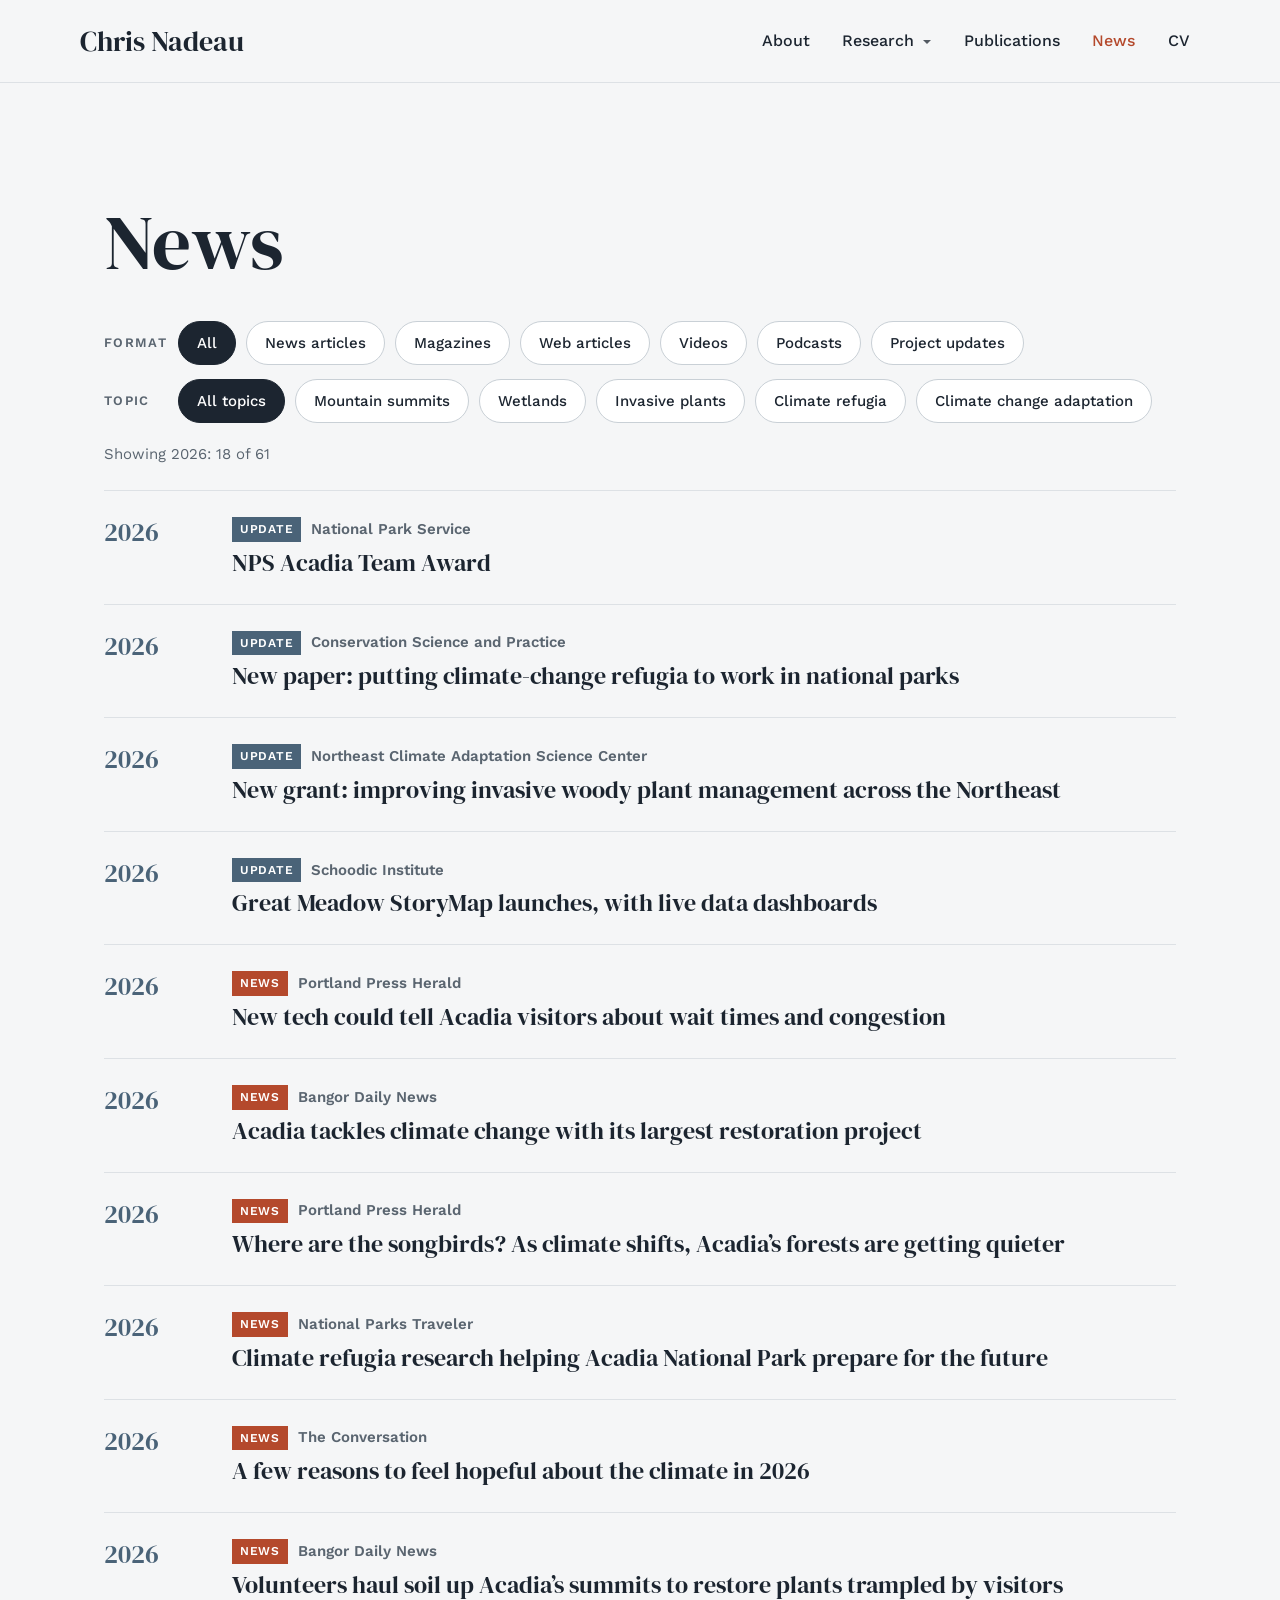
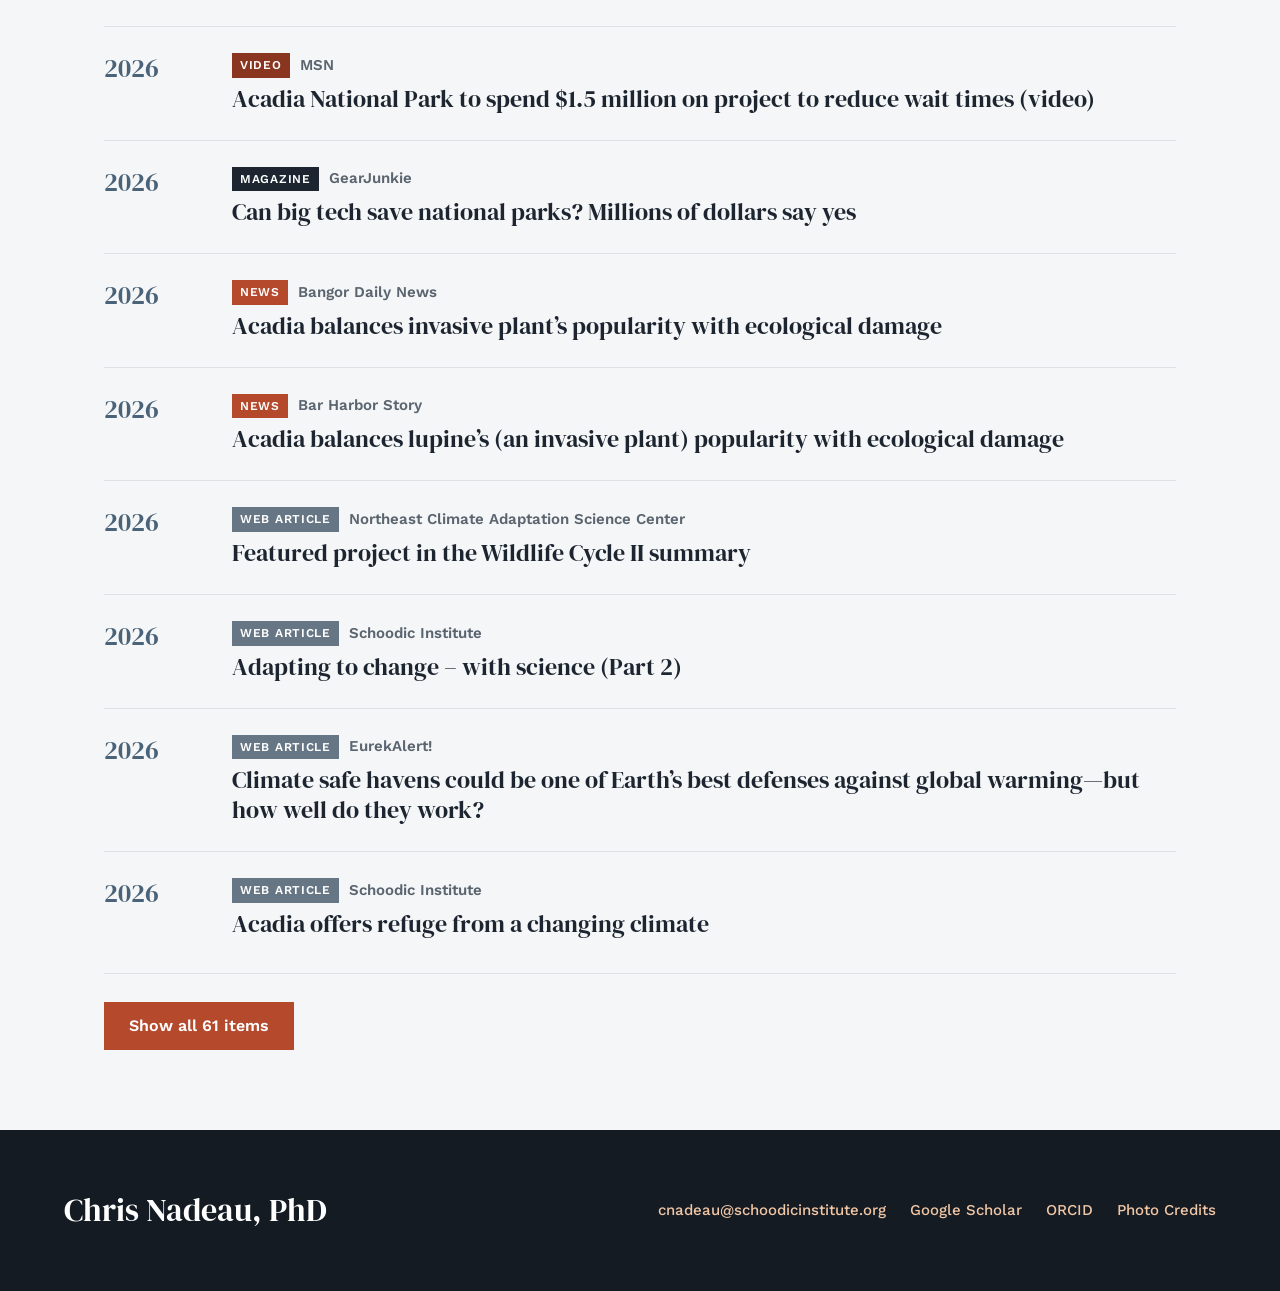
<file: docs/news.html>
<!DOCTYPE html>
<html xmlns="http://www.w3.org/1999/xhtml" lang="en" xml:lang="en"><head>

<meta charset="utf-8">
<meta name="generator" content="quarto-1.10.18">

<meta name="viewport" content="width=device-width, initial-scale=1.0, user-scalable=yes">

<meta name="description" content="Project updates, and Chris Nadeau’s research in the news.">

<title>News – Chris Nadeau</title>
<style>
/* Default styles provided by pandoc.
** See https://pandoc.org/MANUAL.html#variables-for-html for config info.
*/
span.smallcaps{font-variant: small-caps;}
div.columns{display: flex; gap: 1.5em;}
div.column{flex: auto;}
@media screen {
div.columns{gap: min(4vw, 1.5em);}
div.column{overflow-x: auto;}
}
div.hanging-indent{margin-left: 1.5em; text-indent: -1.5em;}
ul.task-list{list-style: none;}
ul.task-list li input[type="checkbox"] {
  width: 0.8em;
  margin: 0 0.8em 0.2em -1em; /* quarto-specific, see https://github.com/quarto-dev/quarto-cli/issues/4556 */ 
  vertical-align: middle;
}
</style>


<script src="site_libs/quarto-nav/quarto-nav.js"></script>
<script src="site_libs/quarto-nav/headroom.min.js"></script>
<script src="site_libs/clipboard/clipboard.min.js"></script>
<script src="site_libs/quarto-html/quarto.js" type="module"></script>
<script src="site_libs/quarto-html/tabsets/tabsets.js" type="module"></script>
<script src="site_libs/quarto-html/popper.min.js"></script>
<script src="site_libs/quarto-html/tippy.umd.min.js"></script>
<link href="site_libs/quarto-html/tippy.css" rel="stylesheet">
<link href="site_libs/quarto-html/quarto-syntax-highlighting-64a204ab8560d761af7679ceaba22944.css" rel="stylesheet" id="quarto-text-highlighting-styles">
<script src="site_libs/bootstrap/bootstrap.min.js"></script>
<link href="site_libs/bootstrap/bootstrap-icons.css" rel="stylesheet">
<link href="site_libs/bootstrap/bootstrap-e0b0c740137b4b82c1e8a24b6840a255.min.css" rel="stylesheet" append-hash="true" id="quarto-bootstrap" data-mode="light">
<script id="quarto-search-options" type="application/json">{
  "language": {
    "search-no-results-text": "No results",
    "search-matching-documents-text": "matching documents",
    "search-copy-link-title": "Copy link to search",
    "search-hide-matches-text": "Hide additional matches",
    "search-more-match-text": "more match in this document",
    "search-more-matches-text": "more matches in this document",
    "search-clear-button-title": "Clear",
    "search-text-placeholder": "",
    "search-detached-cancel-button-title": "Cancel",
    "search-submit-button-title": "Submit",
    "search-label": "Search"
  }
}</script>
<meta name="google-site-verification" content="mqjM2YDwqE8_N7JUd4ypHAAg_Rs0Ggv6HcolazH4p-o">
<script data-goatcounter="https://cpnadeau.goatcounter.com/count" async="" src="https://gc.zgo.at/count.js"></script>


</head>

<body class="nav-fixed fullcontent quarto-light">

<div id="quarto-search-results"></div>
  <header id="quarto-header" class="headroom fixed-top">
    <nav class="navbar navbar-expand-lg " data-bs-theme="dark">
      <div class="navbar-container container-fluid">
      <div class="navbar-brand-container mx-auto">
    <a class="navbar-brand" href="./index.html">
    <span class="navbar-title">Chris Nadeau</span>
    </a>
  </div>
          <button class="navbar-toggler" type="button" data-bs-toggle="collapse" data-bs-target="#navbarCollapse" aria-controls="navbarCollapse" role="menu" aria-expanded="false" aria-label="Toggle navigation" onclick="if (window.quartoToggleHeadroom) { window.quartoToggleHeadroom(); }">
  <span class="navbar-toggler-icon"></span>
</button>
          <div class="collapse navbar-collapse" id="navbarCollapse">
            <ul class="navbar-nav navbar-nav-scroll ms-auto">
  <li class="nav-item">
    <a class="nav-link" href="./about.html"> 
<span class="menu-text">About</span></a>
  </li>  
  <li class="nav-item dropdown ">
    <a class="nav-link dropdown-toggle" href="#" id="nav-menu-research" role="link" data-bs-toggle="dropdown" aria-expanded="false">
 <span class="menu-text">Research</span>
    </a>
    <ul class="dropdown-menu dropdown-menu-end" aria-labelledby="nav-menu-research">    
        <li>
    <a class="dropdown-item" href="./research/index.html">
 <span class="dropdown-text">All Research</span></a>
  </li>  
        <li>
    <a class="dropdown-item" href="./research/tracking-change.html">
 <span class="dropdown-text">Tracking Change</span></a>
  </li>  
        <li>
    <a class="dropdown-item" href="./research/testing-solutions.html">
 <span class="dropdown-text">Testing Solutions</span></a>
  </li>  
        <li>
    <a class="dropdown-item" href="./research/learning-while-doing.html">
 <span class="dropdown-text">Learning While Doing</span></a>
  </li>  
    </ul>
  </li>
  <li class="nav-item">
    <a class="nav-link" href="./publications.html"> 
<span class="menu-text">Publications</span></a>
  </li>  
  <li class="nav-item">
    <a class="nav-link active" href="./news.html" aria-current="page"> 
<span class="menu-text">News</span></a>
  </li>  
  <li class="nav-item">
    <a class="nav-link" href="./cv.html"> 
<span class="menu-text">CV</span></a>
  </li>  
</ul>
          </div> <!-- /navcollapse -->
            <div class="quarto-navbar-tools">
</div>
      </div> <!-- /container-fluid -->
    </nav>
</header>
<!-- content -->
<div id="quarto-content" class="quarto-container page-layout-custom page-navbar">
<!-- sidebar -->
<!-- margin-sidebar -->
<!-- main -->




<!--
  NEWS
  The list comes from data/news.yml. A story whose url is "#" shows without a link
  until you add its address.
-->
<section id="news" class="page-body list-page">
<h1>News</h1>
<div class="filters" data-filter-list="news" data-latest="2026">
<div class="chip-row" role="group" aria-label="Format" data-filter-key="format" hidden=""><span class="chip-heading">Format</span><button type="button" class="chip" data-value="all" aria-pressed="true">All</button><button type="button" class="chip" data-value="news" aria-pressed="false">News articles</button><button type="button" class="chip" data-value="magazine" aria-pressed="false">Magazines</button><button type="button" class="chip" data-value="web" aria-pressed="false">Web articles</button><button type="button" class="chip" data-value="video" aria-pressed="false">Videos</button><button type="button" class="chip" data-value="podcast" aria-pressed="false">Podcasts</button><button type="button" class="chip" data-value="update" aria-pressed="false">Project updates</button></div>
<div class="chip-row" role="group" aria-label="Topic" data-filter-key="topic" hidden=""><span class="chip-heading">Topic</span><button type="button" class="chip" data-value="all" aria-pressed="true">All topics</button><button type="button" class="chip" data-value="summits" aria-pressed="false">Mountain summits</button><button type="button" class="chip" data-value="wetlands" aria-pressed="false">Wetlands</button><button type="button" class="chip" data-value="invasives" aria-pressed="false">Invasive plants</button><button type="button" class="chip" data-value="refugia" aria-pressed="false">Climate refugia</button><button type="button" class="chip" data-value="adaptation" aria-pressed="false">Climate change adaptation</button></div>
<p class="filter-count" aria-live="polite">Showing 61 of 61</p></div>
<div class="row-list" id="news">
<article class="row-item" data-year="2026" data-format="update" data-topic=""><p class="row-year">2026</p><div class="row-body"><p class="news-meta"><span class="tag tag-update">Update</span><span class="news-source">National Park Service</span></p><h2 class="news-headline"><a href="https://www.facebook.com/SchoodicInstitute/posts/we-are-so-proud-to-share-this-weeks-announcement-of-two-national-park-awards-rec/1565814652250050/">NPS Acadia Team Award</a></h2></div></article>
<article class="row-item" data-year="2026" data-format="update" data-topic="refugia"><p class="row-year">2026</p><div class="row-body"><p class="news-meta"><span class="tag tag-update">Update</span><span class="news-source">Conservation Science and Practice</span></p><h2 class="news-headline"><a href="https://doi.org/10.1111/csp2.70159">New paper: putting climate-change refugia to work in national parks</a></h2></div></article>
<article class="row-item" data-year="2026" data-format="update" data-topic="invasives"><p class="row-year">2026</p><div class="row-body"><p class="news-meta"><span class="tag tag-update">Update</span><span class="news-source">Northeast Climate Adaptation Science Center</span></p><h2 class="news-headline">New grant: improving invasive woody plant management across the Northeast</h2></div></article>
<article class="row-item" data-year="2026" data-format="update" data-topic="wetlands"><p class="row-year">2026</p><div class="row-body"><p class="news-meta"><span class="tag tag-update">Update</span><span class="news-source">Schoodic Institute</span></p><h2 class="news-headline"><a href="https://storymaps.arcgis.com/stories/842df6be0b644b33a6d42e8b895004c9">Great Meadow StoryMap launches, with live data dashboards</a></h2></div></article>
<article class="row-item" data-year="2026" data-format="news" data-topic=""><p class="row-year">2026</p><div class="row-body"><p class="news-meta"><span class="tag tag-news">News</span><span class="news-source">Portland Press Herald</span></p><h2 class="news-headline"><a href="https://www.pressherald.com/2026/08/10/new-tech-could-tell-acadia-visitors-about-wait-times-and-congestion/">New tech could tell Acadia visitors about wait times and congestion</a></h2></div></article>
<article class="row-item" data-year="2026" data-format="news" data-topic="wetlands invasives"><p class="row-year">2026</p><div class="row-body"><p class="news-meta"><span class="tag tag-news">News</span><span class="news-source">Bangor Daily News</span></p><h2 class="news-headline"><a href="https://www.bangordailynews.com/2026/06/14/hancock/hancock-environment/acadia-tackles-climate-change-largest-restoration-project-joam40zk0w/">Acadia tackles climate change with its largest restoration project</a></h2></div></article>
<article class="row-item" data-year="2026" data-format="news" data-topic="adaptation"><p class="row-year">2026</p><div class="row-body"><p class="news-meta"><span class="tag tag-news">News</span><span class="news-source">Portland Press Herald</span></p><h2 class="news-headline"><a href="https://www.pressherald.com/2026/05/17/where-are-the-songbirds-as-climate-shifts-acadias-forests-are-getting-quieter/">Where are the songbirds? As climate shifts, Acadia’s forests are getting quieter</a></h2></div></article>
<article class="row-item" data-year="2026" data-format="news" data-topic="refugia"><p class="row-year">2026</p><div class="row-body"><p class="news-meta"><span class="tag tag-news">News</span><span class="news-source">National Parks Traveler</span></p><h2 class="news-headline"><a href="https://web.archive.org/web/20260709142852/https://www.nationalparkstraveler.org/2026/01/climate-refugia-research-helping-acadia-national-park-prepare-future">Climate refugia research helping Acadia National Park prepare for the future</a></h2></div></article>
<article class="row-item" data-year="2026" data-format="news" data-topic="refugia"><p class="row-year">2026</p><div class="row-body"><p class="news-meta"><span class="tag tag-news">News</span><span class="news-source">The Conversation</span></p><h2 class="news-headline"><a href="https://theconversation.com/a-few-reasons-to-feel-hopeful-about-the-climate-in-2026-272930">A few reasons to feel hopeful about the climate in 2026</a></h2></div></article>
<article class="row-item" data-year="2026" data-format="news" data-topic="summits"><p class="row-year">2026</p><div class="row-body"><p class="news-meta"><span class="tag tag-news">News</span><span class="news-source">Bangor Daily News</span></p><h2 class="news-headline"><a href="https://www.bangordailynews.com/2026/08/28/hancock/hancock-environment/volunteers-restore-soil-acadia-joam40zk0w/">Volunteers haul soil up Acadia’s summits to restore plants trampled by visitors</a></h2></div></article>
<article class="row-item" data-year="2026" data-format="video" data-topic=""><p class="row-year">2026</p><div class="row-body"><p class="news-meta"><span class="tag tag-video">Video</span><span class="news-source">MSN</span></p><h2 class="news-headline"><a href="https://www.msn.com/en-us/video/peopleandplaces/acadia-national-park-to-spend-15-million-on-project-to-reduce-wait-times/vi-AA29SLaT">Acadia National Park to spend $1.5 million on project to reduce wait times (video)</a></h2></div></article>
<article class="row-item" data-year="2026" data-format="magazine" data-topic=""><p class="row-year">2026</p><div class="row-body"><p class="news-meta"><span class="tag tag-magazine">Magazine</span><span class="news-source">GearJunkie</span></p><h2 class="news-headline"><a href="https://gearjunkie.com/parks-and-public-lands/big-tech-national-parks">Can big tech save national parks? Millions of dollars say yes</a></h2></div></article>
<article class="row-item" data-year="2026" data-format="news" data-topic="invasives"><p class="row-year">2026</p><div class="row-body"><p class="news-meta"><span class="tag tag-news">News</span><span class="news-source">Bangor Daily News</span></p><h2 class="news-headline"><a href="https://www.bangordailynews.com/2026/06/24/hancock/hancock-environment/acadia-national-park-invasive-lupine-joam40zk0w/">Acadia balances invasive plant’s popularity with ecological damage</a></h2></div></article>
<article class="row-item" data-year="2026" data-format="news" data-topic="invasives"><p class="row-year">2026</p><div class="row-body"><p class="news-meta"><span class="tag tag-news">News</span><span class="news-source">Bar Harbor Story</span></p><h2 class="news-headline"><a href="https://barharborstory.substack.com/p/acadia-balances-lupines-an-invasive">Acadia balances lupine’s (an invasive plant) popularity with ecological damage</a></h2></div></article>
<article class="row-item" data-year="2026" data-format="web" data-topic="adaptation"><p class="row-year">2026</p><div class="row-body"><p class="news-meta"><span class="tag tag-web">Web article</span><span class="news-source">Northeast Climate Adaptation Science Center</span></p><h2 class="news-headline"><a href="https://necasc.umass.edu/sites/default/files/2026-06/Wildlife_CycleII_Glossy.pdf">Featured project in the Wildlife Cycle II summary</a></h2></div></article>
<article class="row-item" data-year="2026" data-format="web" data-topic="adaptation"><p class="row-year">2026</p><div class="row-body"><p class="news-meta"><span class="tag tag-web">Web article</span><span class="news-source">Schoodic Institute</span></p><h2 class="news-headline"><a href="https://schoodicinstitute.org/adapting-to-change-part-2/">Adapting to change – with science (Part 2)</a></h2></div></article>
<article class="row-item" data-year="2026" data-format="web" data-topic="refugia"><p class="row-year">2026</p><div class="row-body"><p class="news-meta"><span class="tag tag-web">Web article</span><span class="news-source">EurekAlert!</span></p><h2 class="news-headline"><a href="https://www.eurekalert.org/news-releases/1110370">Climate safe havens could be one of Earth’s best defenses against global warming—but how well do they work?</a></h2></div></article>
<article class="row-item" data-year="2026" data-format="web" data-topic="refugia"><p class="row-year">2026</p><div class="row-body"><p class="news-meta"><span class="tag tag-web">Web article</span><span class="news-source">Schoodic Institute</span></p><h2 class="news-headline"><a href="https://schoodicinstitute.org/acadia-offers-refuge-from-a-changing-climate/">Acadia offers refuge from a changing climate</a></h2></div></article>
<article class="row-item" data-year="2025" data-format="update" data-topic="summits"><p class="row-year">2025</p><div class="row-body"><p class="news-meta"><span class="tag tag-update">Update</span><span class="news-source">Applied Vegetation Science</span></p><h2 class="news-headline"><a href="https://doi.org/10.1111/avsc.70034">New paper: soil is critical for summit restoration</a></h2></div></article>
<article class="row-item" data-year="2025" data-format="news" data-topic="refugia"><p class="row-year">2025</p><div class="row-body"><p class="news-meta"><span class="tag tag-news">News</span><span class="news-source">The Conversation</span></p><h2 class="news-headline"><a href="https://theconversation.com/where-the-wild-things-thrive-finding-and-protecting-natures-climate-change-safe-havens-270350">Where the wild things thrive: finding and protecting nature’s climate change safe havens</a></h2></div></article>
<article class="row-item" data-year="2025" data-format="video" data-topic="refugia"><p class="row-year">2025</p><div class="row-body"><p class="news-meta"><span class="tag tag-video">Video</span><span class="news-source">USGS Northeast Climate Adaptation Science Center</span></p><h2 class="news-headline"><a href="https://www.usgs.gov/media/videos/climate-refugia-a-buffer-climate-change">Climate refugia: a buffer to climate change (video)</a></h2></div></article>
<article class="row-item" data-year="2025" data-format="news" data-topic="summits"><p class="row-year">2025</p><div class="row-body"><p class="news-meta"><span class="tag tag-news">News</span><span class="news-source">Mount Desert Islander</span></p><h2 class="news-headline"><a href="https://www.mdislander.com/news/environment/save-our-summits-program-gets-creative-to-help-fight-soil-erosion/article_2c69b99f-bd53-408d-99bd-440a54a7dd04.html">Save Our Summits program gets creative to help fight soil erosion</a></h2></div></article>
<article class="row-item" data-year="2025" data-format="podcast" data-topic="adaptation"><p class="row-year">2025</p><div class="row-body"><p class="news-meta"><span class="tag tag-podcast">Podcast</span><span class="news-source">America Adapts</span></p><h2 class="news-headline"><a href="https://www.americaadapts.org/episodes/generating-the-science-behind-climate-adaptation-with-the-schoodic-institute">Generating the science behind climate adaptation with the Schoodic Institute (podcast)</a></h2></div></article>
<article class="row-item" data-year="2025" data-format="web" data-topic="refugia"><p class="row-year">2025</p><div class="row-body"><p class="news-meta"><span class="tag tag-web">Web article</span><span class="news-source">UMass Amherst News</span></p><h2 class="news-headline"><a href="https://www.umass.edu/news/article/climate-safe-havens-could-be-one-earths-best-defenses-against-global-warming-how-well">Climate safe havens could be one of Earth’s best defenses against global warming—but how well do they work?</a></h2></div></article>
<article class="row-item" data-year="2025" data-format="web" data-topic="refugia"><p class="row-year">2025</p><div class="row-body"><p class="news-meta"><span class="tag tag-web">Web article</span><span class="news-source">U.S. Geological Survey</span></p><h2 class="news-headline"><a href="https://www.usgs.gov/programs/climate-adaptation-science-centers/news/northeast-casc-research-ecologist-toni-lyn-morelli">Northeast CASC research ecologist Toni Lyn Morelli spearheads special issue on climate refugia</a></h2></div></article>
<article class="row-item" data-year="2024" data-format="magazine" data-topic="adaptation"><p class="row-year">2024</p><div class="row-body"><p class="news-meta"><span class="tag tag-magazine">Magazine</span><span class="news-source">Sierra</span></p><h2 class="news-headline"><a href="https://www.sierraclub.org/sierra/2024-4-winter/feature/acadia-national-park-laboratory-climate-change-mitigation-efforts">Acadia National Park as a laboratory for climate change</a></h2></div></article>
<article class="row-item" data-year="2024" data-format="magazine" data-topic="adaptation"><p class="row-year">2024</p><div class="row-body"><p class="news-meta"><span class="tag tag-magazine">Magazine</span><span class="news-source">New Lines Magazine</span></p><h2 class="news-headline"><a href="https://newlinesmag.com/reportage/americas-national-parks-remain-a-beacon-in-an-era-of-climate-change/">America’s national parks remain a beacon in an era of climate change</a></h2></div></article>
<article class="row-item" data-year="2024" data-format="news" data-topic="summits"><p class="row-year">2024</p><div class="row-body"><p class="news-meta"><span class="tag tag-news">News</span><span class="news-source">Maine Public</span></p><h2 class="news-headline"><a href="https://www.mainepublic.org/environment-and-outdoors/2024-07-29/acadia-tackles-mountaintop-soil-erosion-with-the-help-of-hikers">Acadia tackles mountaintop soil erosion with the help of hikers</a></h2></div></article>
<article class="row-item" data-year="2024" data-format="magazine" data-topic="summits"><p class="row-year">2024</p><div class="row-body"><p class="news-meta"><span class="tag tag-magazine">Magazine</span><span class="news-source">National Parks Conservation Association</span></p><h2 class="news-headline"><a href="https://www.npca.org/articles/5924-the-dirt-on-acadia">The dirt on Acadia</a></h2></div></article>
<article class="row-item" data-year="2024" data-format="magazine" data-topic="refugia adaptation"><p class="row-year">2024</p><div class="row-body"><p class="news-meta"><span class="tag tag-magazine">Magazine</span><span class="news-source">National Parks Conservation Association</span></p><h2 class="news-headline"><a href="https://www.npca.org/articles/3791-do-or-die">Do or die?</a></h2></div></article>
<article class="row-item" data-year="2024" data-format="news" data-topic="summits"><p class="row-year">2024</p><div class="row-body"><p class="news-meta"><span class="tag tag-news">News</span><span class="news-source">FOX Bangor</span></p><h2 class="news-headline"><a href="https://www.foxbangor.com/news/local/volunteers-hike-to-restore-mountain-summits-at-acadia-national-park/article_319c7568-3402-11ef-9f7a-4305b2559da6.html">Volunteers hike to restore mountain summits at Acadia National Park</a></h2></div></article>
<article class="row-item" data-year="2024" data-format="web" data-topic="summits"><p class="row-year">2024</p><div class="row-body"><p class="news-meta"><span class="tag tag-web">Web article</span><span class="news-source">National Park Service</span></p><h2 class="news-headline"><a href="https://www.nps.gov/articles/000/to-seed-or-not-to-seed-a-2024-update-on-summit-restoration-in-acadia.htm">To seed or not to seed: a 2024 update on summit restoration in Acadia</a></h2></div></article>
<article class="row-item" data-year="2024" data-format="web" data-topic="summits"><p class="row-year">2024</p><div class="row-body"><p class="news-meta"><span class="tag tag-web">Web article</span><span class="news-source">Student Conservation Association</span></p><h2 class="news-headline"><a href="https://thesca.org/newsroom/climbing-to-new-heights">Climbing to new heights</a></h2></div></article>
<article class="row-item" data-year="2024" data-format="web" data-topic="summits"><p class="row-year">2024</p><div class="row-body"><p class="news-meta"><span class="tag tag-web">Web article</span><span class="news-source">Schoodic Institute</span></p><h2 class="news-headline"><a href="https://schoodicinstitute.org/acadias-alpine/">Acadia’s… alpine?</a></h2></div></article>
<article class="row-item" data-year="2024" data-format="web" data-topic="summits"><p class="row-year">2024</p><div class="row-body"><p class="news-meta"><span class="tag tag-web">Web article</span><span class="news-source">Nature Niche</span></p><h2 class="news-headline"><a href="https://nature-niche.com/blogs/mondays-with-martha/mondays-with-martha-226-acadia-national-park-save-our-summits">Mondays with Martha #226: Acadia National Park, Save Our Summits</a></h2></div></article>
<article class="row-item" data-year="2023" data-format="news" data-topic="summits"><p class="row-year">2023</p><div class="row-body"><p class="news-meta"><span class="tag tag-news">News</span><span class="news-source">Grist</span></p><h2 class="news-headline"><a href="https://grist.org/looking-forward/saving-maines-iconic-peaks-one-pound-of-soil-at-a-time/">Saving Maine’s iconic peaks, one pound of soil at a time</a></h2></div></article>
<article class="row-item" data-year="2023" data-format="video" data-topic="summits"><p class="row-year">2023</p><div class="row-body"><p class="news-meta"><span class="tag tag-video">Video</span><span class="news-source">Maine Public, Borealis</span></p><h2 class="news-headline"><a href="https://www.youtube.com/watch?v=855HJq96oZg">Save Our Summits (video)</a></h2></div></article>
<article class="row-item" data-year="2023" data-format="podcast" data-topic="summits wetlands"><p class="row-year">2023</p><div class="row-body"><p class="news-meta"><span class="tag tag-podcast">Podcast</span><span class="news-source">National Park Service</span></p><h2 class="news-headline"><a href="https://www.nps.gov/podcasts/sea-to-trees.htm">Sea to Trees podcast, season 2, episodes 1 and 3</a></h2></div></article>
<article class="row-item" data-year="2023" data-format="video" data-topic="summits"><p class="row-year">2023</p><div class="row-body"><p class="news-meta"><span class="tag tag-video">Video</span><span class="news-source">NEWS CENTER Maine</span></p><h2 class="news-headline"><a href="https://www.youtube.com/watch?v=Fh42pdx6d1g">When the only way to the top is by foot, Acadia summit restoration work requires strength (video)</a></h2></div></article>
<article class="row-item" data-year="2023" data-format="news" data-topic="summits"><p class="row-year">2023</p><div class="row-body"><p class="news-meta"><span class="tag tag-news">News</span><span class="news-source">FOX Bangor</span></p><h2 class="news-headline"><a href="https://www.foxbangor.com/news/local/volunteers-hike-to-restore-mountain-summits-at-acadia-national-park/article_983af108-107e-11ee-80e7-0f0ea77d814c.html">Volunteers hike to restore mountain summits at Acadia National Park</a></h2></div></article>
<article class="row-item" data-year="2023" data-format="web" data-topic="summits adaptation"><p class="row-year">2023</p><div class="row-body"><p class="news-meta"><span class="tag tag-web">Web article</span><span class="news-source">Friends of Acadia</span></p><h2 class="news-headline"><a href="https://friendsofacadia.org/restoration-projects/climate-smart-restoration-in-acadia/">Climate-smart restoration scales up in Acadia</a></h2></div></article>
<article class="row-item" data-year="2023" data-format="web" data-topic=""><p class="row-year">2023</p><div class="row-body"><p class="news-meta"><span class="tag tag-web">Web article</span><span class="news-source">Friends of Acadia</span></p><h2 class="news-headline"><a href="https://friendsofacadia.org/restoration-projects/chris-nadeau-climate-adaptation-scientist/">Climate adaptation scientist Chris Nadeau</a></h2></div></article>
<article class="row-item" data-year="2023" data-format="web" data-topic="summits"><p class="row-year">2023</p><div class="row-body"><p class="news-meta"><span class="tag tag-web">Web article</span><span class="news-source">Schoodic Institute</span></p><h2 class="news-headline"><a href="https://schoodicinstitute.org/how-to-save-a-summit/">How to save a summit</a></h2></div></article>
<article class="row-item" data-year="2023" data-format="web" data-topic="wetlands"><p class="row-year">2023</p><div class="row-body"><p class="news-meta"><span class="tag tag-web">Web article</span><span class="news-source">Schoodic Institute</span></p><h2 class="news-headline"><a href="https://schoodicinstitute.org/the-meaning-of-a-meadow/">The meaning of a meadow</a></h2></div></article>
<article class="row-item" data-year="2023" data-format="web" data-topic="refugia"><p class="row-year">2023</p><div class="row-body"><p class="news-meta"><span class="tag tag-web">Web article</span><span class="news-source">National Park Service</span></p><h2 class="news-headline"><a href="https://www.nps.gov/articles/2022-acadia-science-year-in-review.htm">2022 Acadia science year in review</a></h2></div></article>
<article class="row-item" data-year="2022" data-format="news" data-topic="summits"><p class="row-year">2022</p><div class="row-body"><p class="news-meta"><span class="tag tag-news">News</span><span class="news-source">Maine Public</span></p><h2 class="news-headline"><a href="https://www.mainepublic.org/environment-and-outdoors/2022-12-13/forget-the-views-scientists-say-cadillac-mountain-is-a-prime-spot-for-studying-climate-change">Forget the views: scientists say Cadillac Mountain is a prime spot for studying climate change</a></h2></div></article>
<article class="row-item" data-year="2022" data-format="web" data-topic="summits"><p class="row-year">2022</p><div class="row-body"><p class="news-meta"><span class="tag tag-web">Web article</span><span class="news-source">Friends of Acadia</span></p><h2 class="news-headline"><a href="https://friendsofacadia.org/story/restoring-cadillac-summit-revegetation/">Restoring Cadillac’s summit</a></h2></div></article>
<article class="row-item" data-year="2022" data-format="web" data-topic="summits"><p class="row-year">2022</p><div class="row-body"><p class="news-meta"><span class="tag tag-web">Web article</span><span class="news-source">National Park Service</span></p><h2 class="news-headline"><a href="https://www.nps.gov/articles/000/nadeau_summits.htm">Learning how to restore mountain summits</a></h2></div></article>
<article class="row-item" data-year="2022" data-format="web" data-topic="refugia"><p class="row-year">2022</p><div class="row-body"><p class="news-meta"><span class="tag tag-web">Web article</span><span class="news-source">National Park Service</span></p><h2 class="news-headline"><a href="https://www.nps.gov/articles/season-of-science-spring-2022.htm">Season of Science: Spring 2022</a></h2></div></article>
<article class="row-item" data-year="2022" data-format="web" data-topic=""><p class="row-year">2022</p><div class="row-body"><p class="news-meta"><span class="tag tag-web">Web article</span><span class="news-source">Schoodic Institute</span></p><h2 class="news-headline"><a href="https://schoodicinstitute.org/dr-chris-nadeau-joins-schoodic-institute/">Dr.&nbsp;Chris Nadeau joins Schoodic Institute</a></h2></div></article>
<article class="row-item" data-year="2022" data-format="web" data-topic=""><p class="row-year">2022</p><div class="row-body"><p class="news-meta"><span class="tag tag-web">Web article</span><span class="news-source">Friends of Acadia</span></p><h2 class="news-headline"><a href="https://friendsofacadia.org/news/schoodic-institute-climate-change-adaptation-scientist/">Schoodic Institute appoints climate change adaptation scientist</a></h2></div></article>
<article class="row-item" data-year="2022" data-format="news" data-topic=""><p class="row-year">2022</p><div class="row-body"><p class="news-meta"><span class="tag tag-news">News</span><span class="news-source">Bangor Daily News</span></p><h2 class="news-headline"><a href="https://www.bangordailynews.com/2022/10/24/bdn-maine/schoodic-institute-welcomes-dr-nadeau-as-climate-change-adaptation-scientist">Schoodic Institute welcomes Dr.&nbsp;Nadeau as climate change adaptation scientist</a></h2></div></article>
<article class="row-item" data-year="2022" data-format="news" data-topic="adaptation"><p class="row-year">2022</p><div class="row-body"><p class="news-meta"><span class="tag tag-news">News</span><span class="news-source">Mainebiz</span></p><h2 class="news-headline"><a href="https://mainebiz.biz/article/resist-accept-or-direct-climate-change-scientist-to-study-adaptation-strategies-in-acadia">Resist, accept or direct? Climate change scientist to study adaptation strategies in Acadia</a></h2></div></article>
<article class="row-item" data-year="2022" data-format="news" data-topic=""><p class="row-year">2022</p><div class="row-body"><p class="news-meta"><span class="tag tag-news">News</span><span class="news-source">Ellsworth American</span></p><h2 class="news-headline"><a href="https://www.ellsworthamerican.com/maine-news/business-professional-brief-26/">Business/professional brief</a></h2></div></article>
<article class="row-item" data-year="2021" data-format="web" data-topic="summits"><p class="row-year">2021</p><div class="row-body"><p class="news-meta"><span class="tag tag-web">Web article</span><span class="news-source">National Park Service</span></p><h2 class="news-headline"><a href="https://www.nps.gov/articles/cadillac-summit-restoration.htm">Getting on with the show: Cadillac summit restoration</a></h2></div></article>
<article class="row-item" data-year="2018" data-format="web" data-topic="adaptation"><p class="row-year">2018</p><div class="row-body"><p class="news-meta"><span class="tag tag-web">Web article</span><span class="news-source">National Park Service</span></p><h2 class="news-headline"><a href="https://www.nps.gov/articles/acadia_freshwater_puddles.htm">Researcher uses freshwater puddles to study climate change</a></h2></div></article>
<article class="row-item" data-year="2017" data-format="web" data-topic="adaptation"><p class="row-year">2017</p><div class="row-body"><p class="news-meta"><span class="tag tag-web">Web article</span><span class="news-source">AAAS</span></p><h2 class="news-headline"><a href="https://www.aaas.org/news/second-century-stewardship-workshop-reaps-benefits-collaboration">Second Century Stewardship workshop reaps benefits from collaboration</a></h2></div></article>
<article class="row-item" data-year="2017" data-format="web" data-topic="adaptation"><p class="row-year">2017</p><div class="row-body"><p class="news-meta"><span class="tag tag-web">Web article</span><span class="news-source">AAAS</span></p><h2 class="news-headline"><a href="https://www.aaas.org/news/researchers-study-effects-climate-change-acadia-national-park">Researchers to study effects of climate change in Acadia National Park</a></h2></div></article>
<article class="row-item" data-year="2017" data-format="news" data-topic="adaptation"><p class="row-year">2017</p><div class="row-body"><p class="news-meta"><span class="tag tag-news">News</span><span class="news-source">Mount Desert Islander</span></p><h2 class="news-headline"><a href="https://www.mdislander.com/maine-news/fellows-research-climate-change-park">Fellows to research climate change in the park</a></h2></div></article>
<article class="row-item" data-year="2017" data-format="web" data-topic=""><p class="row-year">2017</p><div class="row-body"><p class="news-meta"><span class="tag tag-web">Web article</span><span class="news-source">University of Connecticut, Ecology and Evolutionary Biology</span></p><h2 class="news-headline"><a href="https://eeb.uconn.edu/2017/03/08/chris-nadeau-wins-schoodic-institute-fellowship">Chris Nadeau wins Schoodic Institute fellowship</a></h2></div></article>
<article class="row-item" data-year="2017" data-format="web" data-topic="adaptation"><p class="row-year">2017</p><div class="row-body"><p class="news-meta"><span class="tag tag-web">Web article</span><span class="news-source">Thinking About Schools</span></p><h2 class="news-headline"><a href="https://thinkingaboutschools.com/2017/06/30/teaching-toward-the-future-adaptation-and-climate-change/">Teaching toward the future: adaptation and climate change</a></h2></div></article>
</div>
<p class="show-all-row"><button type="button" class="button show-all" data-show-all="news" hidden="">Show all years</button></p>
</section>




<script>
// Filter buttons on the Publications and News pages, and the "Research" menu
// highlight on the research pages. Text and data live in the .qmd and .yml files.
(function () {
  document.querySelectorAll("[data-filter-list]").forEach(function (box) {
    var list = document.getElementById(box.dataset.filterList);
    if (!list) return;
    var items = list.querySelectorAll(".row-item");
    var count = box.querySelector(".filter-count");
    var rows = box.querySelectorAll(".chip-row");
    var chosen = {};
    // On phones the filter buttons fold away behind one "Filter" button (see .filter-toggle in custom.scss).
    var panel = document.createElement("div");
    panel.className = "filter-panel";
    panel.id = box.dataset.filterList + "-filter-panel";
    rows[0].parentNode.insertBefore(panel, rows[0]);
    rows.forEach(function (row) { panel.appendChild(row); });
    var toggle = document.createElement("button");
    toggle.type = "button";
    toggle.className = "filter-toggle";
    toggle.setAttribute("aria-controls", panel.id);
    toggle.setAttribute("aria-expanded", "false");
    box.insertBefore(toggle, panel);
    toggle.addEventListener("click", function () {
      var open = box.classList.toggle("open");
      toggle.setAttribute("aria-expanded", open ? "true" : "false");
    });
    // News: with no filter chosen, show only the newest year until "Show all years" is pressed.
    var latest = box.dataset.latest;
    var showAll = !latest;
    var moreBtn = document.querySelector('[data-show-all="' + box.dataset.filterList + '"]');
    if (moreBtn) {
      moreBtn.hidden = false;
      moreBtn.addEventListener("click", function () {
        showAll = !showAll;
        apply();
      });
    }
    function apply() {
      var shown = 0;
      var active = Object.keys(chosen).filter(function (key) { return chosen[key] !== "all"; }).length;
      var filtering = active > 0;
      toggle.textContent = active ? "Filter (" + active + " on)" : "Filter";
      var latestOnly = !showAll && !filtering;
      items.forEach(function (it) {
        var ok = Object.keys(chosen).every(function (key) {
          var want = chosen[key];
          return want === "all" || (it.dataset[key] || "").split(" ").indexOf(want) !== -1;
        });
        if (ok && latestOnly) ok = it.dataset.year === latest;
        it.hidden = !ok;
        if (ok) shown++;
      });
      if (count) {
        count.textContent = latestOnly
          ? "Showing " + latest + ": " + shown + " of " + items.length
          : "Showing " + shown + " of " + items.length;
      }
      if (moreBtn) {
        moreBtn.hidden = filtering;
        moreBtn.textContent = showAll ? "Show " + latest + " only" : "Show all " + items.length + " items";
        moreBtn.setAttribute("aria-expanded", showAll ? "true" : "false");
      }
    }
    rows.forEach(function (row) {
      var key = row.dataset.filterKey;
      chosen[key] = "all";
      row.hidden = false;
      row.addEventListener("click", function (e) {
        var btn = e.target.closest(".chip");
        if (!btn) return;
        chosen[key] = btn.dataset.value;
        row.querySelectorAll(".chip").forEach(function (b) {
          b.setAttribute("aria-pressed", b === btn ? "true" : "false");
        });
        apply();
      });
    });
    apply();
  });

  if (/\/research\//.test(location.pathname)) {
    var menu = document.getElementById("nav-menu-research");
    if (menu) menu.classList.add("active");
    var page = location.pathname.split("/").pop() || "index.html";
    document.querySelectorAll(".navbar .dropdown-item").forEach(function (a) {
      if ((a.getAttribute("href") || "").split("/").pop() === page) {
        a.classList.add("active");
        a.setAttribute("aria-current", "page");
      }
    });
  }
})();
</script>
<script id="quarto-html-after-body" type="application/javascript">
  window.document.addEventListener("DOMContentLoaded", function (event) {
    const isCodeAnnotation = (el) => {
      for (const clz of el.classList) {
        if (clz.startsWith('code-annotation-')) {                     
          return true;
        }
      }
      return false;
    }
    const onCopySuccess = function(e) {
      // button target
      const button = e.trigger;
      // don't keep focus
      button.blur();
      // flash "checked"
      button.classList.add('code-copy-button-checked');
      var currentTitle = button.getAttribute("title");
      button.setAttribute("title", "Copied!");
      let tooltip;
      if (window.bootstrap) {
        button.setAttribute("data-bs-toggle", "tooltip");
        button.setAttribute("data-bs-placement", "left");
        button.setAttribute("data-bs-title", "Copied!");
        tooltip = new bootstrap.Tooltip(button, 
          { trigger: "manual", 
            customClass: "code-copy-button-tooltip",
            offset: [0, -8]});
        tooltip.show();    
      }
      setTimeout(function() {
        if (tooltip) {
          tooltip.hide();
          button.removeAttribute("data-bs-title");
          button.removeAttribute("data-bs-toggle");
          button.removeAttribute("data-bs-placement");
        }
        button.setAttribute("title", currentTitle);
        button.classList.remove('code-copy-button-checked');
      }, 1000);
      // clear code selection
      e.clearSelection();
    }
    const getTextToCopy = function(trigger) {
      const outerScaffold = trigger.parentElement.cloneNode(true);
      const codeEl = outerScaffold.querySelector('code');
      for (const childEl of codeEl.children) {
        if (isCodeAnnotation(childEl)) {
          childEl.remove();
        }
      }
      return codeEl.innerText;
    }
    const clipboard = new window.ClipboardJS('.code-copy-button:not([data-in-quarto-modal])', {
      text: getTextToCopy
    });
    clipboard.on('success', onCopySuccess);
    if (window.document.getElementById('quarto-embedded-source-code-modal')) {
      const clipboardModal = new window.ClipboardJS('.code-copy-button[data-in-quarto-modal]', {
        text: getTextToCopy,
        container: window.document.getElementById('quarto-embedded-source-code-modal')
      });
      clipboardModal.on('success', onCopySuccess);
    }
      var localhostRegex = new RegExp(/^(?:http|https):\/\/localhost\:?[0-9]*\//);
      var mailtoRegex = new RegExp(/^mailto:/);
        var filterRegex = new RegExp("https:\/\/cpnadeau\.github\.io");
      var isInternal = (href) => {
          return filterRegex.test(href) || localhostRegex.test(href) || mailtoRegex.test(href);
      }
      // Inspect non-navigation links and adorn them if external
     var links = window.document.querySelectorAll('a[href]:not(.nav-link):not(.navbar-brand):not(.toc-action):not(.sidebar-link):not(.sidebar-item-toggle):not(.pagination-link):not(.no-external):not([aria-hidden]):not(.dropdown-item):not(.quarto-navigation-tool):not(.about-link)');
      for (var i=0; i<links.length; i++) {
        const link = links[i];
        if (!isInternal(link.href)) {
          // undo the damage that might have been done by quarto-nav.js in the case of
          // links that we want to consider external
          if (link.dataset.originalHref !== undefined) {
            link.href = link.dataset.originalHref;
          }
        }
      }
    function tippyHover(el, contentFn, onTriggerFn, onUntriggerFn) {
      const config = {
        allowHTML: true,
        maxWidth: 500,
        delay: 100,
        arrow: false,
        appendTo: function(el) {
            return el.parentElement;
        },
        interactive: true,
        interactiveBorder: 10,
        theme: 'quarto',
        placement: 'bottom-start',
      };
      if (contentFn) {
        config.content = contentFn;
      }
      if (onTriggerFn) {
        config.onTrigger = onTriggerFn;
      }
      if (onUntriggerFn) {
        config.onUntrigger = onUntriggerFn;
      }
      window.tippy(el, config); 
    }
    const noterefs = window.document.querySelectorAll('a[role="doc-noteref"]');
    for (var i=0; i<noterefs.length; i++) {
      const ref = noterefs[i];
      tippyHover(ref, function() {
        // use id or data attribute instead here
        let href = ref.getAttribute('data-footnote-href') || ref.getAttribute('href');
        try { href = new URL(href).hash; } catch {}
        const id = href.replace(/^#\/?/, "");
        const note = window.document.getElementById(id);
        if (note) {
          return note.innerHTML;
        } else {
          return "";
        }
      });
    }
    const xrefs = window.document.querySelectorAll('a.quarto-xref');
    const processXRef = (id, note) => {
      // Strip column container classes
      const stripColumnClz = (el) => {
        el.classList.remove("page-full", "page-columns");
        if (el.children) {
          for (const child of el.children) {
            stripColumnClz(child);
          }
        }
      }
      stripColumnClz(note)
      if (id === null || id.startsWith('sec-')) {
        // Special case sections, only their first couple elements
        const container = document.createElement("div");
        if (note.children && note.children.length > 2) {
          container.appendChild(note.children[0].cloneNode(true));
          for (let i = 1; i < note.children.length; i++) {
            const child = note.children[i];
            if (child.tagName === "P" && child.innerText === "") {
              continue;
            } else {
              container.appendChild(child.cloneNode(true));
              break;
            }
          }
          if (window.Quarto?.typesetMath) {
            window.Quarto.typesetMath(container);
          }
          return container.innerHTML
        } else {
          if (window.Quarto?.typesetMath) {
            window.Quarto.typesetMath(note);
          }
          return note.innerHTML;
        }
      } else {
        // Remove any anchor links if they are present
        const anchorLink = note.querySelector('a.anchorjs-link');
        if (anchorLink) {
          anchorLink.remove();
        }
        if (window.Quarto?.typesetMath) {
          window.Quarto.typesetMath(note);
        }
        if (note.classList.contains("callout")) {
          return note.outerHTML;
        } else {
          return note.innerHTML;
        }
      }
    }
    for (var i=0; i<xrefs.length; i++) {
      const xref = xrefs[i];
      tippyHover(xref, undefined, function(instance) {
        instance.disable();
        let url = xref.getAttribute('href');
        let hash = undefined; 
        if (url.startsWith('#')) {
          hash = url;
        } else {
          try { hash = new URL(url).hash; } catch {}
        }
        if (hash) {
          const id = hash.replace(/^#\/?/, "");
          const note = window.document.getElementById(id);
          if (note !== null) {
            try {
              const html = processXRef(id, note.cloneNode(true));
              instance.setContent(html);
            } finally {
              instance.enable();
              instance.show();
            }
          } else {
            // See if we can fetch this
            fetch(url.split('#')[0])
            .then(res => res.text())
            .then(html => {
              const parser = new DOMParser();
              const htmlDoc = parser.parseFromString(html, "text/html");
              const note = htmlDoc.getElementById(id);
              if (note !== null) {
                const html = processXRef(id, note);
                instance.setContent(html);
              } 
            }).finally(() => {
              instance.enable();
              instance.show();
            });
          }
        } else {
          // See if we can fetch a full url (with no hash to target)
          // This is a special case and we should probably do some content thinning / targeting
          fetch(url)
          .then(res => res.text())
          .then(html => {
            const parser = new DOMParser();
            const htmlDoc = parser.parseFromString(html, "text/html");
            const note = htmlDoc.querySelector('main.content');
            if (note !== null) {
              // This should only happen for chapter cross references
              // (since there is no id in the URL)
              // remove the first header
              if (note.children.length > 0 && note.children[0].tagName === "HEADER") {
                note.children[0].remove();
              }
              const html = processXRef(null, note);
              instance.setContent(html);
            } 
          }).finally(() => {
            instance.enable();
            instance.show();
          });
        }
      }, function(instance) {
      });
    }
        let selectedAnnoteEl;
        const selectorForAnnotation = ( cell, annotation) => {
          let cellAttr = 'data-code-cell="' + cell + '"';
          let lineAttr = 'data-code-annotation="' +  annotation + '"';
          const selector = 'span[' + cellAttr + '][' + lineAttr + ']';
          return selector;
        }
        const selectCodeLines = (annoteEl) => {
          const doc = window.document;
          const targetCell = annoteEl.getAttribute("data-target-cell");
          const targetAnnotation = annoteEl.getAttribute("data-target-annotation");
          const annoteSpan = window.document.querySelector(selectorForAnnotation(targetCell, targetAnnotation));
          const lines = annoteSpan.getAttribute("data-code-lines").split(",");
          const lineIds = lines.map((line) => {
            return targetCell + "-" + line;
          })
          let top = null;
          let height = null;
          let parent = null;
          if (lineIds.length > 0) {
              //compute the position of the single el (top and bottom and make a div)
              const el = window.document.getElementById(lineIds[0]);
              top = el.offsetTop;
              height = el.offsetHeight;
              parent = el.parentElement.parentElement;
            if (lineIds.length > 1) {
              const lastEl = window.document.getElementById(lineIds[lineIds.length - 1]);
              const bottom = lastEl.offsetTop + lastEl.offsetHeight;
              height = bottom - top;
            }
            if (top !== null && height !== null && parent !== null) {
              // cook up a div (if necessary) and position it 
              let div = window.document.getElementById("code-annotation-line-highlight");
              if (div === null) {
                div = window.document.createElement("div");
                div.setAttribute("id", "code-annotation-line-highlight");
                div.style.position = 'absolute';
                parent.appendChild(div);
              }
              div.style.top = top - 2 + "px";
              div.style.height = height + 4 + "px";
              div.style.left = 0;
              let gutterDiv = window.document.getElementById("code-annotation-line-highlight-gutter");
              if (gutterDiv === null) {
                gutterDiv = window.document.createElement("div");
                gutterDiv.setAttribute("id", "code-annotation-line-highlight-gutter");
                gutterDiv.style.position = 'absolute';
                const codeCell = window.document.getElementById(targetCell);
                const gutter = codeCell.querySelector('.code-annotation-gutter');
                gutter.appendChild(gutterDiv);
              }
              gutterDiv.style.top = top - 2 + "px";
              gutterDiv.style.height = height + 4 + "px";
            }
            selectedAnnoteEl = annoteEl;
          }
        };
        const unselectCodeLines = () => {
          const elementsIds = ["code-annotation-line-highlight", "code-annotation-line-highlight-gutter"];
          elementsIds.forEach((elId) => {
            const div = window.document.getElementById(elId);
            if (div) {
              div.remove();
            }
          });
          selectedAnnoteEl = undefined;
        };
          // Handle positioning of the toggle
      window.addEventListener(
        "resize",
        throttle(() => {
          elRect = undefined;
          if (selectedAnnoteEl) {
            selectCodeLines(selectedAnnoteEl);
          }
        }, 10)
      );
      function throttle(fn, ms) {
      let throttle = false;
      let timer;
        return (...args) => {
          if(!throttle) { // first call gets through
              fn.apply(this, args);
              throttle = true;
          } else { // all the others get throttled
              if(timer) clearTimeout(timer); // cancel #2
              timer = setTimeout(() => {
                fn.apply(this, args);
                timer = throttle = false;
              }, ms);
          }
        };
      }
        // Attach click handler to the DT
        const annoteDls = window.document.querySelectorAll('dt[data-target-cell]');
        for (const annoteDlNode of annoteDls) {
          annoteDlNode.addEventListener('click', (event) => {
            const clickedEl = event.target;
            if (clickedEl !== selectedAnnoteEl) {
              unselectCodeLines();
              const activeEl = window.document.querySelector('dt[data-target-cell].code-annotation-active');
              if (activeEl) {
                activeEl.classList.remove('code-annotation-active');
              }
              selectCodeLines(clickedEl);
              clickedEl.classList.add('code-annotation-active');
            } else {
              // Unselect the line
              unselectCodeLines();
              clickedEl.classList.remove('code-annotation-active');
            }
          });
        }
    const findCites = (el) => {
      const parentEl = el.parentElement;
      if (parentEl) {
        const cites = parentEl.dataset.cites;
        if (cites) {
          return {
            el,
            cites: cites.split(' ')
          };
        } else {
          return findCites(el.parentElement)
        }
      } else {
        return undefined;
      }
    };
    var bibliorefs = window.document.querySelectorAll('a[role="doc-biblioref"]');
    for (var i=0; i<bibliorefs.length; i++) {
      const ref = bibliorefs[i];
      const citeInfo = findCites(ref);
      if (citeInfo) {
        tippyHover(citeInfo.el, function() {
          var popup = window.document.createElement('div');
          citeInfo.cites.forEach(function(cite) {
            var citeDiv = window.document.createElement('div');
            citeDiv.classList.add('hanging-indent');
            citeDiv.classList.add('csl-entry');
            var biblioDiv = window.document.getElementById('ref-' + cite);
            if (biblioDiv) {
              citeDiv.innerHTML = biblioDiv.innerHTML;
            }
            popup.appendChild(citeDiv);
          });
          return popup.innerHTML;
        });
      }
    }
  });
  </script>
</div> <!-- /content -->
<footer class="footer">
  <div class="nav-footer">
    <div class="nav-footer-left">
<p>Chris Nadeau, PhD</p>
</div>   
    <div class="nav-footer-center">
      &nbsp;
    </div>
    <div class="nav-footer-right">
      <ul class="footer-items list-unstyled">
    <li class="nav-item">
 cnadeau@schoodicinstitute.org
  </li>  
    <li class="nav-item">
    <a class="nav-link" href="https://scholar.google.com/citations?user=ZDM7wgYAAAAJ&amp;hl=en">
<p>Google Scholar</p>
</a>
  </li>  
    <li class="nav-item">
    <a class="nav-link" href="https://orcid.org/0000-0002-3568-0793">
<p>ORCID</p>
</a>
  </li>  
    <li class="nav-item">
    <a class="nav-link" href="./photo-credits.html">
<p>Photo Credits</p>
</a>
  </li>  
</ul>
    </div>
  </div>
</footer>




</body></html>
</file>
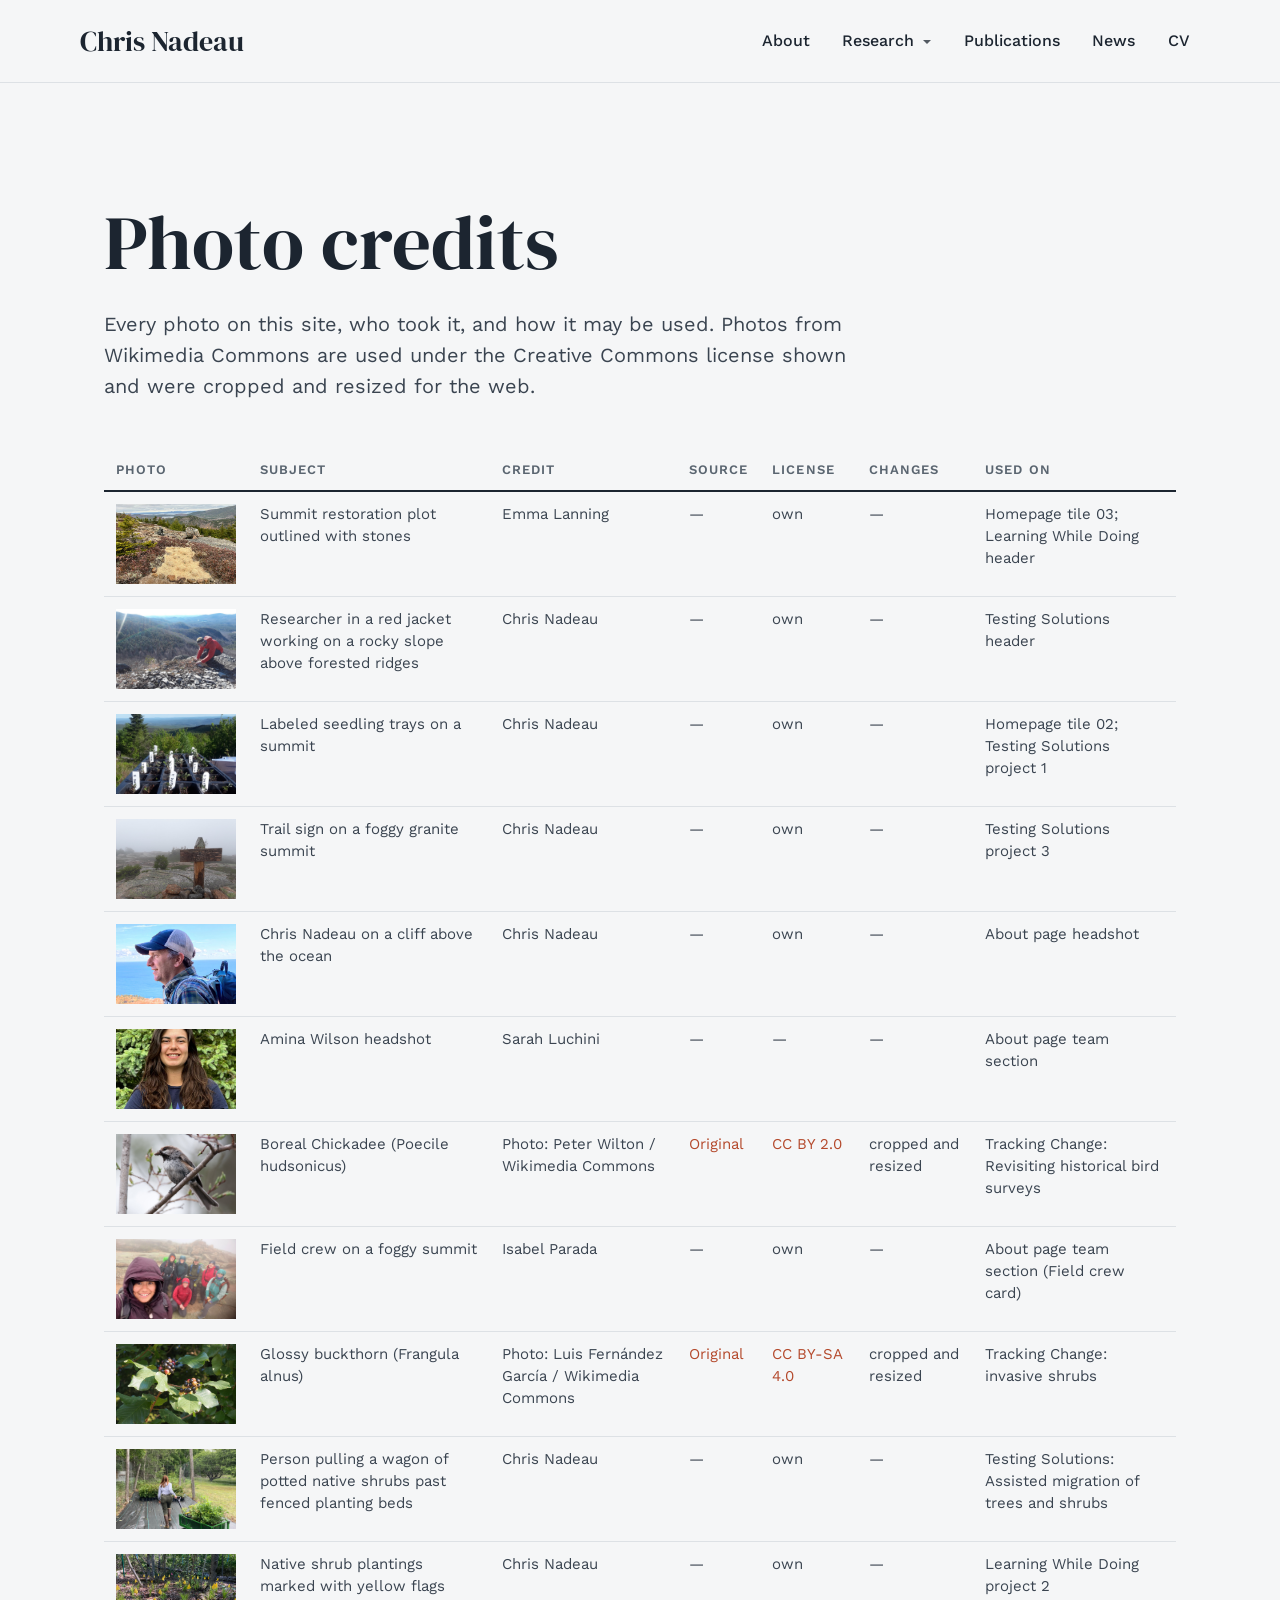
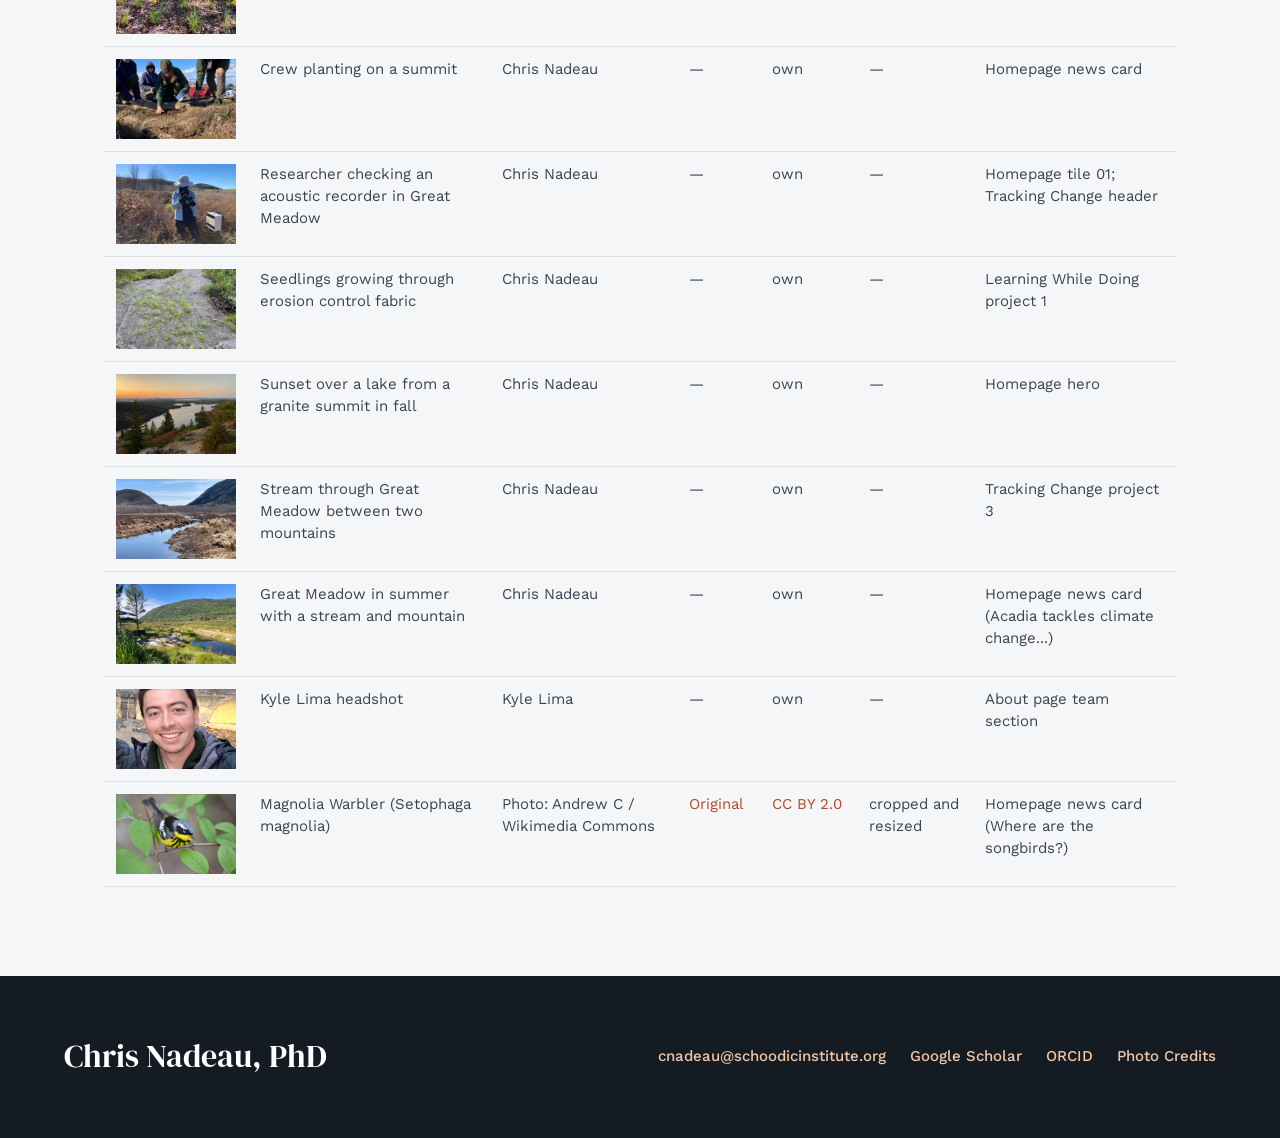
<file: docs/photo-credits.html>
<!DOCTYPE html>
<html xmlns="http://www.w3.org/1999/xhtml" lang="en" xml:lang="en"><head>

<meta charset="utf-8">
<meta name="generator" content="quarto-1.10.18">

<meta name="viewport" content="width=device-width, initial-scale=1.0, user-scalable=yes">

<meta name="description" content="Credits and licenses for every photo on this site.">

<title>Photo credits – Chris Nadeau</title>
<style>
/* Default styles provided by pandoc.
** See https://pandoc.org/MANUAL.html#variables-for-html for config info.
*/
span.smallcaps{font-variant: small-caps;}
div.columns{display: flex; gap: 1.5em;}
div.column{flex: auto;}
@media screen {
div.columns{gap: min(4vw, 1.5em);}
div.column{overflow-x: auto;}
}
div.hanging-indent{margin-left: 1.5em; text-indent: -1.5em;}
ul.task-list{list-style: none;}
ul.task-list li input[type="checkbox"] {
  width: 0.8em;
  margin: 0 0.8em 0.2em -1em; /* quarto-specific, see https://github.com/quarto-dev/quarto-cli/issues/4556 */ 
  vertical-align: middle;
}
</style>


<script src="site_libs/quarto-nav/quarto-nav.js"></script>
<script src="site_libs/quarto-nav/headroom.min.js"></script>
<script src="site_libs/clipboard/clipboard.min.js"></script>
<script src="site_libs/quarto-html/quarto.js" type="module"></script>
<script src="site_libs/quarto-html/tabsets/tabsets.js" type="module"></script>
<script src="site_libs/quarto-html/popper.min.js"></script>
<script src="site_libs/quarto-html/tippy.umd.min.js"></script>
<link href="site_libs/quarto-html/tippy.css" rel="stylesheet">
<link href="site_libs/quarto-html/quarto-syntax-highlighting-64a204ab8560d761af7679ceaba22944.css" rel="stylesheet" id="quarto-text-highlighting-styles">
<script src="site_libs/bootstrap/bootstrap.min.js"></script>
<link href="site_libs/bootstrap/bootstrap-icons.css" rel="stylesheet">
<link href="site_libs/bootstrap/bootstrap-e0b0c740137b4b82c1e8a24b6840a255.min.css" rel="stylesheet" append-hash="true" id="quarto-bootstrap" data-mode="light">
<script id="quarto-search-options" type="application/json">{
  "language": {
    "search-no-results-text": "No results",
    "search-matching-documents-text": "matching documents",
    "search-copy-link-title": "Copy link to search",
    "search-hide-matches-text": "Hide additional matches",
    "search-more-match-text": "more match in this document",
    "search-more-matches-text": "more matches in this document",
    "search-clear-button-title": "Clear",
    "search-text-placeholder": "",
    "search-detached-cancel-button-title": "Cancel",
    "search-submit-button-title": "Submit",
    "search-label": "Search"
  }
}</script>
<meta name="google-site-verification" content="mqjM2YDwqE8_N7JUd4ypHAAg_Rs0Ggv6HcolazH4p-o">
<script data-goatcounter="https://cpnadeau.goatcounter.com/count" async="" src="https://gc.zgo.at/count.js"></script>


</head>

<body class="nav-fixed fullcontent quarto-light">

<div id="quarto-search-results"></div>
  <header id="quarto-header" class="headroom fixed-top">
    <nav class="navbar navbar-expand-lg " data-bs-theme="dark">
      <div class="navbar-container container-fluid">
      <div class="navbar-brand-container mx-auto">
    <a class="navbar-brand" href="./index.html">
    <span class="navbar-title">Chris Nadeau</span>
    </a>
  </div>
          <button class="navbar-toggler" type="button" data-bs-toggle="collapse" data-bs-target="#navbarCollapse" aria-controls="navbarCollapse" role="menu" aria-expanded="false" aria-label="Toggle navigation" onclick="if (window.quartoToggleHeadroom) { window.quartoToggleHeadroom(); }">
  <span class="navbar-toggler-icon"></span>
</button>
          <div class="collapse navbar-collapse" id="navbarCollapse">
            <ul class="navbar-nav navbar-nav-scroll ms-auto">
  <li class="nav-item">
    <a class="nav-link" href="./about.html"> 
<span class="menu-text">About</span></a>
  </li>  
  <li class="nav-item dropdown ">
    <a class="nav-link dropdown-toggle" href="#" id="nav-menu-research" role="link" data-bs-toggle="dropdown" aria-expanded="false">
 <span class="menu-text">Research</span>
    </a>
    <ul class="dropdown-menu dropdown-menu-end" aria-labelledby="nav-menu-research">    
        <li>
    <a class="dropdown-item" href="./research/index.html">
 <span class="dropdown-text">All Research</span></a>
  </li>  
        <li>
    <a class="dropdown-item" href="./research/tracking-change.html">
 <span class="dropdown-text">Tracking Change</span></a>
  </li>  
        <li>
    <a class="dropdown-item" href="./research/testing-solutions.html">
 <span class="dropdown-text">Testing Solutions</span></a>
  </li>  
        <li>
    <a class="dropdown-item" href="./research/learning-while-doing.html">
 <span class="dropdown-text">Learning While Doing</span></a>
  </li>  
    </ul>
  </li>
  <li class="nav-item">
    <a class="nav-link" href="./publications.html"> 
<span class="menu-text">Publications</span></a>
  </li>  
  <li class="nav-item">
    <a class="nav-link" href="./news.html"> 
<span class="menu-text">News</span></a>
  </li>  
  <li class="nav-item">
    <a class="nav-link" href="./cv.html"> 
<span class="menu-text">CV</span></a>
  </li>  
</ul>
          </div> <!-- /navcollapse -->
            <div class="quarto-navbar-tools">
</div>
      </div> <!-- /container-fluid -->
    </nav>
</header>
<!-- content -->
<div id="quarto-content" class="quarto-container page-layout-custom page-navbar">
<!-- sidebar -->
<!-- margin-sidebar -->
<!-- main -->




<!--
  PHOTO CREDITS
  The table is built from photo_credits.csv (every row with status "selected").
  To fix a credit, edit the CSV, not this page.
-->
<section id="photo-credits" class="page-body credits-page">
<h1>Photo credits</h1>
<div class="intro">
<p>Every photo on this site, who took it, and how it may be used. Photos from Wikimedia Commons are used under the Creative Commons license shown and were cropped and resized for the web.</p>
</div>
<div class="credits-table"><table>
<thead><tr><th scope="col">Photo</th><th scope="col">Subject</th><th scope="col">Credit</th><th scope="col">Source</th><th scope="col">License</th><th scope="col">Changes</th><th scope="col">Used on</th></tr></thead><tbody>
<tr><td><img class="credit-thumb" src="./images/1d5929a1-ede1-4823-9c3f-73071e5592c5.jpg" alt="Summit restoration plot outlined with stones" loading="lazy"></td><td>Summit restoration plot outlined with stones</td><td>Emma Lanning</td><td>—</td><td>own</td><td>—</td><td>Homepage tile 03; Learning While Doing header</td></tr>
<tr><td><img class="credit-thumb" src="./images/20201124_122034.jpg" alt="Researcher in a red jacket working on a rocky slope above forested ridges" loading="lazy"></td><td>Researcher in a red jacket working on a rocky slope above forested ridges</td><td>Chris Nadeau</td><td>—</td><td>own</td><td>—</td><td>Testing Solutions header</td></tr>
<tr><td><img class="credit-thumb" src="./images/20210527_165006.jpg" alt="Labeled seedling trays on a summit" loading="lazy"></td><td>Labeled seedling trays on a summit</td><td>Chris Nadeau</td><td>—</td><td>own</td><td>—</td><td>Homepage tile 02; Testing Solutions project 1</td></tr>
<tr><td><img class="credit-thumb" src="./images/20210627_081806.jpg" alt="Trail sign on a foggy granite summit" loading="lazy"></td><td>Trail sign on a foggy granite summit</td><td>Chris Nadeau</td><td>—</td><td>own</td><td>—</td><td>Testing Solutions project 3</td></tr>
<tr><td><img class="credit-thumb" src="./images/AcadiaPrecipice_Cropped.jpg" alt="Chris Nadeau on a cliff above the ocean" loading="lazy"></td><td>Chris Nadeau on a cliff above the ocean</td><td>Chris Nadeau</td><td>—</td><td>own</td><td>—</td><td>About page headshot</td></tr>
<tr><td><img class="credit-thumb" src="./images/Amina-Wilson-Headshot-400x400.jpg" alt="Amina Wilson headshot" loading="lazy"></td><td>Amina Wilson headshot</td><td>Sarah Luchini</td><td>—</td><td>—</td><td>—</td><td>About page team section</td></tr>
<tr><td><img class="credit-thumb" src="./images/Boreal_Chickadee_7452330700.jpg" alt="Boreal Chickadee (Poecile hudsonicus)" loading="lazy"></td><td>Boreal Chickadee (Poecile hudsonicus)</td><td>Photo: Peter Wilton / Wikimedia Commons</td><td><a href="https://commons.wikimedia.org/wiki/File:Boreal_Chickadee_(7452330700).jpg">Original</a></td><td><a href="https://creativecommons.org/licenses/by/2.0">CC BY 2.0</a></td><td>cropped and resized</td><td>Tracking Change: Revisiting historical bird surveys</td></tr>
<tr><td><img class="credit-thumb" src="./images/Field-Crew-Summit.jpg" alt="Field crew on a foggy summit" loading="lazy"></td><td>Field crew on a foggy summit</td><td>Isabel Parada</td><td>—</td><td>own</td><td>—</td><td>About page team section (Field crew card)</td></tr>
<tr><td><img class="credit-thumb" src="./images/Frangula_alnus_2140826a.jpg" alt="Glossy buckthorn (Frangula alnus)" loading="lazy"></td><td>Glossy buckthorn (Frangula alnus)</td><td>Photo: Luis Fernández García / Wikimedia Commons</td><td><a href="https://commons.wikimedia.org/wiki/File:Frangula_alnus_2140826a.jpg">Original</a></td><td><a href="https://creativecommons.org/licenses/by-sa/4.0">CC BY-SA 4.0</a></td><td>cropped and resized</td><td>Tracking Change: invasive shrubs</td></tr>
<tr><td><img class="credit-thumb" src="./images/IMG_3822.jpg" alt="Person pulling a wagon of potted native shrubs past fenced planting beds" loading="lazy"></td><td>Person pulling a wagon of potted native shrubs past fenced planting beds</td><td>Chris Nadeau</td><td>—</td><td>own</td><td>—</td><td>Testing Solutions: Assisted migration of trees and shrubs</td></tr>
<tr><td><img class="credit-thumb" src="./images/IMG_3960.jpg" alt="Native shrub plantings marked with yellow flags" loading="lazy"></td><td>Native shrub plantings marked with yellow flags</td><td>Chris Nadeau</td><td>—</td><td>own</td><td>—</td><td>Learning While Doing project 2</td></tr>
<tr><td><img class="credit-thumb" src="./images/IMG_4119.jpg" alt="Crew planting on a summit" loading="lazy"></td><td>Crew planting on a summit</td><td>Chris Nadeau</td><td>—</td><td>own</td><td>—</td><td>Homepage news card</td></tr>
<tr><td><img class="credit-thumb" src="./images/IMG_4443.jpg" alt="Researcher checking an acoustic recorder in Great Meadow" loading="lazy"></td><td>Researcher checking an acoustic recorder in Great Meadow</td><td>Chris Nadeau</td><td>—</td><td>own</td><td>—</td><td>Homepage tile 01; Tracking Change header</td></tr>
<tr><td><img class="credit-thumb" src="./images/IMG_4601.jpg" alt="Seedlings growing through erosion control fabric" loading="lazy"></td><td>Seedlings growing through erosion control fabric</td><td>Chris Nadeau</td><td>—</td><td>own</td><td>—</td><td>Learning While Doing project 1</td></tr>
<tr><td><img class="credit-thumb" src="./images/IMG_4884.jpg" alt="Sunset over a lake from a granite summit in fall" loading="lazy"></td><td>Sunset over a lake from a granite summit in fall</td><td>Chris Nadeau</td><td>—</td><td>own</td><td>—</td><td>Homepage hero</td></tr>
<tr><td><img class="credit-thumb" src="./images/IMG_4975.jpg" alt="Stream through Great Meadow between two mountains" loading="lazy"></td><td>Stream through Great Meadow between two mountains</td><td>Chris Nadeau</td><td>—</td><td>own</td><td>—</td><td>Tracking Change project 3</td></tr>
<tr><td><img class="credit-thumb" src="./images/IMG_5150.jpg" alt="Great Meadow in summer with a stream and mountain" loading="lazy"></td><td>Great Meadow in summer with a stream and mountain</td><td>Chris Nadeau</td><td>—</td><td>own</td><td>—</td><td>Homepage news card (Acadia tackles climate change...)</td></tr>
<tr><td><img class="credit-thumb" src="./images/Kyle-Lima-Headshot-2026.jpg" alt="Kyle Lima headshot" loading="lazy"></td><td>Kyle Lima headshot</td><td>Kyle Lima</td><td>—</td><td>own</td><td>—</td><td>About page team section</td></tr>
<tr><td><img class="credit-thumb" src="./images/Magnolia_Warbler_Setophaga_magnolia_14023131977.jpg" alt="Magnolia Warbler (Setophaga magnolia)" loading="lazy"></td><td>Magnolia Warbler (Setophaga magnolia)</td><td>Photo: Andrew C / Wikimedia Commons</td><td><a href="https://commons.wikimedia.org/wiki/File:Magnolia_Warbler_(Setophaga_magnolia)_(14023131977).jpg">Original</a></td><td><a href="https://creativecommons.org/licenses/by/2.0">CC BY 2.0</a></td><td>cropped and resized</td><td>Homepage news card (Where are the songbirds?)</td></tr>
</tbody></table></div>
</section>




<script>
// Filter buttons on the Publications and News pages, and the "Research" menu
// highlight on the research pages. Text and data live in the .qmd and .yml files.
(function () {
  document.querySelectorAll("[data-filter-list]").forEach(function (box) {
    var list = document.getElementById(box.dataset.filterList);
    if (!list) return;
    var items = list.querySelectorAll(".row-item");
    var count = box.querySelector(".filter-count");
    var rows = box.querySelectorAll(".chip-row");
    var chosen = {};
    // On phones the filter buttons fold away behind one "Filter" button (see .filter-toggle in custom.scss).
    var panel = document.createElement("div");
    panel.className = "filter-panel";
    panel.id = box.dataset.filterList + "-filter-panel";
    rows[0].parentNode.insertBefore(panel, rows[0]);
    rows.forEach(function (row) { panel.appendChild(row); });
    var toggle = document.createElement("button");
    toggle.type = "button";
    toggle.className = "filter-toggle";
    toggle.setAttribute("aria-controls", panel.id);
    toggle.setAttribute("aria-expanded", "false");
    box.insertBefore(toggle, panel);
    toggle.addEventListener("click", function () {
      var open = box.classList.toggle("open");
      toggle.setAttribute("aria-expanded", open ? "true" : "false");
    });
    // News: with no filter chosen, show only the newest year until "Show all years" is pressed.
    var latest = box.dataset.latest;
    var showAll = !latest;
    var moreBtn = document.querySelector('[data-show-all="' + box.dataset.filterList + '"]');
    if (moreBtn) {
      moreBtn.hidden = false;
      moreBtn.addEventListener("click", function () {
        showAll = !showAll;
        apply();
      });
    }
    function apply() {
      var shown = 0;
      var active = Object.keys(chosen).filter(function (key) { return chosen[key] !== "all"; }).length;
      var filtering = active > 0;
      toggle.textContent = active ? "Filter (" + active + " on)" : "Filter";
      var latestOnly = !showAll && !filtering;
      items.forEach(function (it) {
        var ok = Object.keys(chosen).every(function (key) {
          var want = chosen[key];
          return want === "all" || (it.dataset[key] || "").split(" ").indexOf(want) !== -1;
        });
        if (ok && latestOnly) ok = it.dataset.year === latest;
        it.hidden = !ok;
        if (ok) shown++;
      });
      if (count) {
        count.textContent = latestOnly
          ? "Showing " + latest + ": " + shown + " of " + items.length
          : "Showing " + shown + " of " + items.length;
      }
      if (moreBtn) {
        moreBtn.hidden = filtering;
        moreBtn.textContent = showAll ? "Show " + latest + " only" : "Show all " + items.length + " items";
        moreBtn.setAttribute("aria-expanded", showAll ? "true" : "false");
      }
    }
    rows.forEach(function (row) {
      var key = row.dataset.filterKey;
      chosen[key] = "all";
      row.hidden = false;
      row.addEventListener("click", function (e) {
        var btn = e.target.closest(".chip");
        if (!btn) return;
        chosen[key] = btn.dataset.value;
        row.querySelectorAll(".chip").forEach(function (b) {
          b.setAttribute("aria-pressed", b === btn ? "true" : "false");
        });
        apply();
      });
    });
    apply();
  });

  if (/\/research\//.test(location.pathname)) {
    var menu = document.getElementById("nav-menu-research");
    if (menu) menu.classList.add("active");
    var page = location.pathname.split("/").pop() || "index.html";
    document.querySelectorAll(".navbar .dropdown-item").forEach(function (a) {
      if ((a.getAttribute("href") || "").split("/").pop() === page) {
        a.classList.add("active");
        a.setAttribute("aria-current", "page");
      }
    });
  }
})();
</script>
<script id="quarto-html-after-body" type="application/javascript">
  window.document.addEventListener("DOMContentLoaded", function (event) {
    const isCodeAnnotation = (el) => {
      for (const clz of el.classList) {
        if (clz.startsWith('code-annotation-')) {                     
          return true;
        }
      }
      return false;
    }
    const onCopySuccess = function(e) {
      // button target
      const button = e.trigger;
      // don't keep focus
      button.blur();
      // flash "checked"
      button.classList.add('code-copy-button-checked');
      var currentTitle = button.getAttribute("title");
      button.setAttribute("title", "Copied!");
      let tooltip;
      if (window.bootstrap) {
        button.setAttribute("data-bs-toggle", "tooltip");
        button.setAttribute("data-bs-placement", "left");
        button.setAttribute("data-bs-title", "Copied!");
        tooltip = new bootstrap.Tooltip(button, 
          { trigger: "manual", 
            customClass: "code-copy-button-tooltip",
            offset: [0, -8]});
        tooltip.show();    
      }
      setTimeout(function() {
        if (tooltip) {
          tooltip.hide();
          button.removeAttribute("data-bs-title");
          button.removeAttribute("data-bs-toggle");
          button.removeAttribute("data-bs-placement");
        }
        button.setAttribute("title", currentTitle);
        button.classList.remove('code-copy-button-checked');
      }, 1000);
      // clear code selection
      e.clearSelection();
    }
    const getTextToCopy = function(trigger) {
      const outerScaffold = trigger.parentElement.cloneNode(true);
      const codeEl = outerScaffold.querySelector('code');
      for (const childEl of codeEl.children) {
        if (isCodeAnnotation(childEl)) {
          childEl.remove();
        }
      }
      return codeEl.innerText;
    }
    const clipboard = new window.ClipboardJS('.code-copy-button:not([data-in-quarto-modal])', {
      text: getTextToCopy
    });
    clipboard.on('success', onCopySuccess);
    if (window.document.getElementById('quarto-embedded-source-code-modal')) {
      const clipboardModal = new window.ClipboardJS('.code-copy-button[data-in-quarto-modal]', {
        text: getTextToCopy,
        container: window.document.getElementById('quarto-embedded-source-code-modal')
      });
      clipboardModal.on('success', onCopySuccess);
    }
      var localhostRegex = new RegExp(/^(?:http|https):\/\/localhost\:?[0-9]*\//);
      var mailtoRegex = new RegExp(/^mailto:/);
        var filterRegex = new RegExp("https:\/\/cpnadeau\.github\.io");
      var isInternal = (href) => {
          return filterRegex.test(href) || localhostRegex.test(href) || mailtoRegex.test(href);
      }
      // Inspect non-navigation links and adorn them if external
     var links = window.document.querySelectorAll('a[href]:not(.nav-link):not(.navbar-brand):not(.toc-action):not(.sidebar-link):not(.sidebar-item-toggle):not(.pagination-link):not(.no-external):not([aria-hidden]):not(.dropdown-item):not(.quarto-navigation-tool):not(.about-link)');
      for (var i=0; i<links.length; i++) {
        const link = links[i];
        if (!isInternal(link.href)) {
          // undo the damage that might have been done by quarto-nav.js in the case of
          // links that we want to consider external
          if (link.dataset.originalHref !== undefined) {
            link.href = link.dataset.originalHref;
          }
        }
      }
    function tippyHover(el, contentFn, onTriggerFn, onUntriggerFn) {
      const config = {
        allowHTML: true,
        maxWidth: 500,
        delay: 100,
        arrow: false,
        appendTo: function(el) {
            return el.parentElement;
        },
        interactive: true,
        interactiveBorder: 10,
        theme: 'quarto',
        placement: 'bottom-start',
      };
      if (contentFn) {
        config.content = contentFn;
      }
      if (onTriggerFn) {
        config.onTrigger = onTriggerFn;
      }
      if (onUntriggerFn) {
        config.onUntrigger = onUntriggerFn;
      }
      window.tippy(el, config); 
    }
    const noterefs = window.document.querySelectorAll('a[role="doc-noteref"]');
    for (var i=0; i<noterefs.length; i++) {
      const ref = noterefs[i];
      tippyHover(ref, function() {
        // use id or data attribute instead here
        let href = ref.getAttribute('data-footnote-href') || ref.getAttribute('href');
        try { href = new URL(href).hash; } catch {}
        const id = href.replace(/^#\/?/, "");
        const note = window.document.getElementById(id);
        if (note) {
          return note.innerHTML;
        } else {
          return "";
        }
      });
    }
    const xrefs = window.document.querySelectorAll('a.quarto-xref');
    const processXRef = (id, note) => {
      // Strip column container classes
      const stripColumnClz = (el) => {
        el.classList.remove("page-full", "page-columns");
        if (el.children) {
          for (const child of el.children) {
            stripColumnClz(child);
          }
        }
      }
      stripColumnClz(note)
      if (id === null || id.startsWith('sec-')) {
        // Special case sections, only their first couple elements
        const container = document.createElement("div");
        if (note.children && note.children.length > 2) {
          container.appendChild(note.children[0].cloneNode(true));
          for (let i = 1; i < note.children.length; i++) {
            const child = note.children[i];
            if (child.tagName === "P" && child.innerText === "") {
              continue;
            } else {
              container.appendChild(child.cloneNode(true));
              break;
            }
          }
          if (window.Quarto?.typesetMath) {
            window.Quarto.typesetMath(container);
          }
          return container.innerHTML
        } else {
          if (window.Quarto?.typesetMath) {
            window.Quarto.typesetMath(note);
          }
          return note.innerHTML;
        }
      } else {
        // Remove any anchor links if they are present
        const anchorLink = note.querySelector('a.anchorjs-link');
        if (anchorLink) {
          anchorLink.remove();
        }
        if (window.Quarto?.typesetMath) {
          window.Quarto.typesetMath(note);
        }
        if (note.classList.contains("callout")) {
          return note.outerHTML;
        } else {
          return note.innerHTML;
        }
      }
    }
    for (var i=0; i<xrefs.length; i++) {
      const xref = xrefs[i];
      tippyHover(xref, undefined, function(instance) {
        instance.disable();
        let url = xref.getAttribute('href');
        let hash = undefined; 
        if (url.startsWith('#')) {
          hash = url;
        } else {
          try { hash = new URL(url).hash; } catch {}
        }
        if (hash) {
          const id = hash.replace(/^#\/?/, "");
          const note = window.document.getElementById(id);
          if (note !== null) {
            try {
              const html = processXRef(id, note.cloneNode(true));
              instance.setContent(html);
            } finally {
              instance.enable();
              instance.show();
            }
          } else {
            // See if we can fetch this
            fetch(url.split('#')[0])
            .then(res => res.text())
            .then(html => {
              const parser = new DOMParser();
              const htmlDoc = parser.parseFromString(html, "text/html");
              const note = htmlDoc.getElementById(id);
              if (note !== null) {
                const html = processXRef(id, note);
                instance.setContent(html);
              } 
            }).finally(() => {
              instance.enable();
              instance.show();
            });
          }
        } else {
          // See if we can fetch a full url (with no hash to target)
          // This is a special case and we should probably do some content thinning / targeting
          fetch(url)
          .then(res => res.text())
          .then(html => {
            const parser = new DOMParser();
            const htmlDoc = parser.parseFromString(html, "text/html");
            const note = htmlDoc.querySelector('main.content');
            if (note !== null) {
              // This should only happen for chapter cross references
              // (since there is no id in the URL)
              // remove the first header
              if (note.children.length > 0 && note.children[0].tagName === "HEADER") {
                note.children[0].remove();
              }
              const html = processXRef(null, note);
              instance.setContent(html);
            } 
          }).finally(() => {
            instance.enable();
            instance.show();
          });
        }
      }, function(instance) {
      });
    }
        let selectedAnnoteEl;
        const selectorForAnnotation = ( cell, annotation) => {
          let cellAttr = 'data-code-cell="' + cell + '"';
          let lineAttr = 'data-code-annotation="' +  annotation + '"';
          const selector = 'span[' + cellAttr + '][' + lineAttr + ']';
          return selector;
        }
        const selectCodeLines = (annoteEl) => {
          const doc = window.document;
          const targetCell = annoteEl.getAttribute("data-target-cell");
          const targetAnnotation = annoteEl.getAttribute("data-target-annotation");
          const annoteSpan = window.document.querySelector(selectorForAnnotation(targetCell, targetAnnotation));
          const lines = annoteSpan.getAttribute("data-code-lines").split(",");
          const lineIds = lines.map((line) => {
            return targetCell + "-" + line;
          })
          let top = null;
          let height = null;
          let parent = null;
          if (lineIds.length > 0) {
              //compute the position of the single el (top and bottom and make a div)
              const el = window.document.getElementById(lineIds[0]);
              top = el.offsetTop;
              height = el.offsetHeight;
              parent = el.parentElement.parentElement;
            if (lineIds.length > 1) {
              const lastEl = window.document.getElementById(lineIds[lineIds.length - 1]);
              const bottom = lastEl.offsetTop + lastEl.offsetHeight;
              height = bottom - top;
            }
            if (top !== null && height !== null && parent !== null) {
              // cook up a div (if necessary) and position it 
              let div = window.document.getElementById("code-annotation-line-highlight");
              if (div === null) {
                div = window.document.createElement("div");
                div.setAttribute("id", "code-annotation-line-highlight");
                div.style.position = 'absolute';
                parent.appendChild(div);
              }
              div.style.top = top - 2 + "px";
              div.style.height = height + 4 + "px";
              div.style.left = 0;
              let gutterDiv = window.document.getElementById("code-annotation-line-highlight-gutter");
              if (gutterDiv === null) {
                gutterDiv = window.document.createElement("div");
                gutterDiv.setAttribute("id", "code-annotation-line-highlight-gutter");
                gutterDiv.style.position = 'absolute';
                const codeCell = window.document.getElementById(targetCell);
                const gutter = codeCell.querySelector('.code-annotation-gutter');
                gutter.appendChild(gutterDiv);
              }
              gutterDiv.style.top = top - 2 + "px";
              gutterDiv.style.height = height + 4 + "px";
            }
            selectedAnnoteEl = annoteEl;
          }
        };
        const unselectCodeLines = () => {
          const elementsIds = ["code-annotation-line-highlight", "code-annotation-line-highlight-gutter"];
          elementsIds.forEach((elId) => {
            const div = window.document.getElementById(elId);
            if (div) {
              div.remove();
            }
          });
          selectedAnnoteEl = undefined;
        };
          // Handle positioning of the toggle
      window.addEventListener(
        "resize",
        throttle(() => {
          elRect = undefined;
          if (selectedAnnoteEl) {
            selectCodeLines(selectedAnnoteEl);
          }
        }, 10)
      );
      function throttle(fn, ms) {
      let throttle = false;
      let timer;
        return (...args) => {
          if(!throttle) { // first call gets through
              fn.apply(this, args);
              throttle = true;
          } else { // all the others get throttled
              if(timer) clearTimeout(timer); // cancel #2
              timer = setTimeout(() => {
                fn.apply(this, args);
                timer = throttle = false;
              }, ms);
          }
        };
      }
        // Attach click handler to the DT
        const annoteDls = window.document.querySelectorAll('dt[data-target-cell]');
        for (const annoteDlNode of annoteDls) {
          annoteDlNode.addEventListener('click', (event) => {
            const clickedEl = event.target;
            if (clickedEl !== selectedAnnoteEl) {
              unselectCodeLines();
              const activeEl = window.document.querySelector('dt[data-target-cell].code-annotation-active');
              if (activeEl) {
                activeEl.classList.remove('code-annotation-active');
              }
              selectCodeLines(clickedEl);
              clickedEl.classList.add('code-annotation-active');
            } else {
              // Unselect the line
              unselectCodeLines();
              clickedEl.classList.remove('code-annotation-active');
            }
          });
        }
    const findCites = (el) => {
      const parentEl = el.parentElement;
      if (parentEl) {
        const cites = parentEl.dataset.cites;
        if (cites) {
          return {
            el,
            cites: cites.split(' ')
          };
        } else {
          return findCites(el.parentElement)
        }
      } else {
        return undefined;
      }
    };
    var bibliorefs = window.document.querySelectorAll('a[role="doc-biblioref"]');
    for (var i=0; i<bibliorefs.length; i++) {
      const ref = bibliorefs[i];
      const citeInfo = findCites(ref);
      if (citeInfo) {
        tippyHover(citeInfo.el, function() {
          var popup = window.document.createElement('div');
          citeInfo.cites.forEach(function(cite) {
            var citeDiv = window.document.createElement('div');
            citeDiv.classList.add('hanging-indent');
            citeDiv.classList.add('csl-entry');
            var biblioDiv = window.document.getElementById('ref-' + cite);
            if (biblioDiv) {
              citeDiv.innerHTML = biblioDiv.innerHTML;
            }
            popup.appendChild(citeDiv);
          });
          return popup.innerHTML;
        });
      }
    }
  });
  </script>
</div> <!-- /content -->
<footer class="footer">
  <div class="nav-footer">
    <div class="nav-footer-left">
<p>Chris Nadeau, PhD</p>
</div>   
    <div class="nav-footer-center">
      &nbsp;
    </div>
    <div class="nav-footer-right">
      <ul class="footer-items list-unstyled">
    <li class="nav-item">
 cnadeau@schoodicinstitute.org
  </li>  
    <li class="nav-item">
    <a class="nav-link" href="https://scholar.google.com/citations?user=ZDM7wgYAAAAJ&amp;hl=en">
<p>Google Scholar</p>
</a>
  </li>  
    <li class="nav-item">
    <a class="nav-link" href="https://orcid.org/0000-0002-3568-0793">
<p>ORCID</p>
</a>
  </li>  
    <li class="nav-item">
    <a class="nav-link active" href="./photo-credits.html" aria-current="page">
<p>Photo Credits</p>
</a>
  </li>  
</ul>
    </div>
  </div>
</footer>




</body></html>
</file>
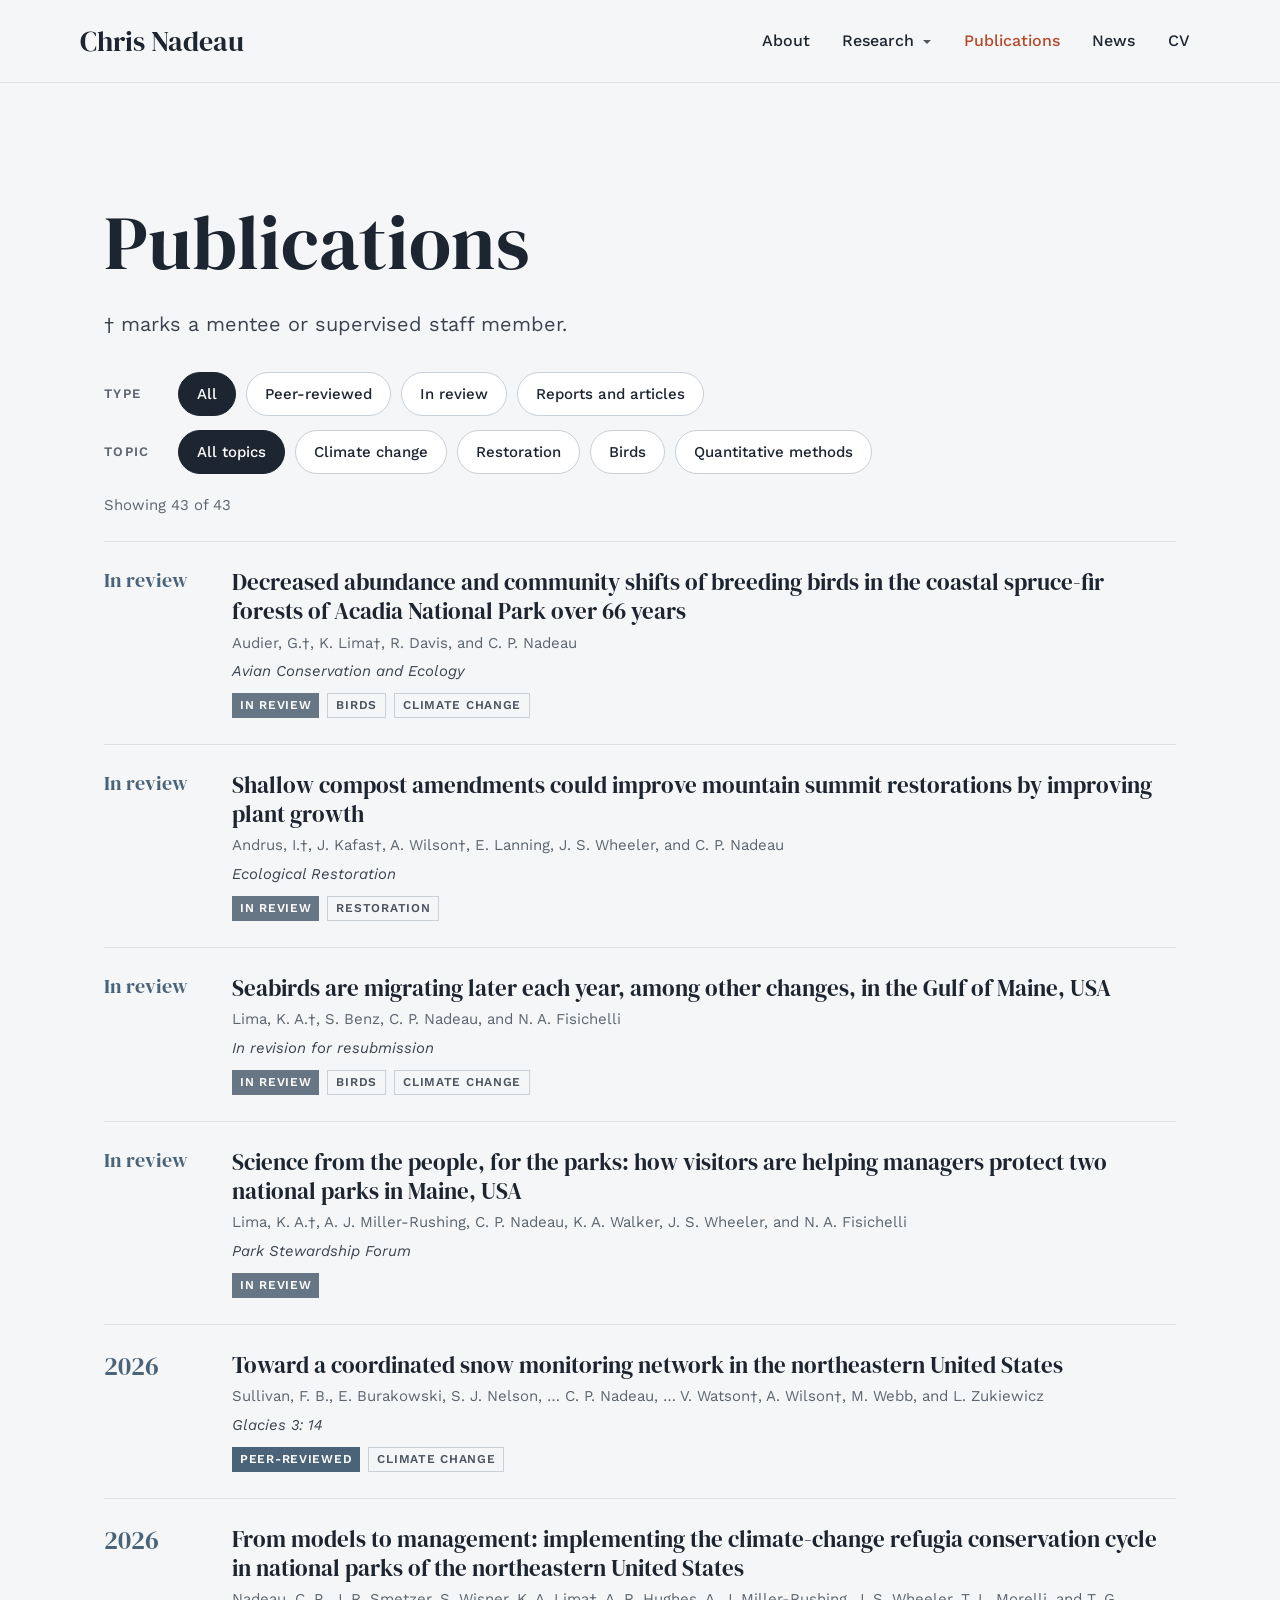
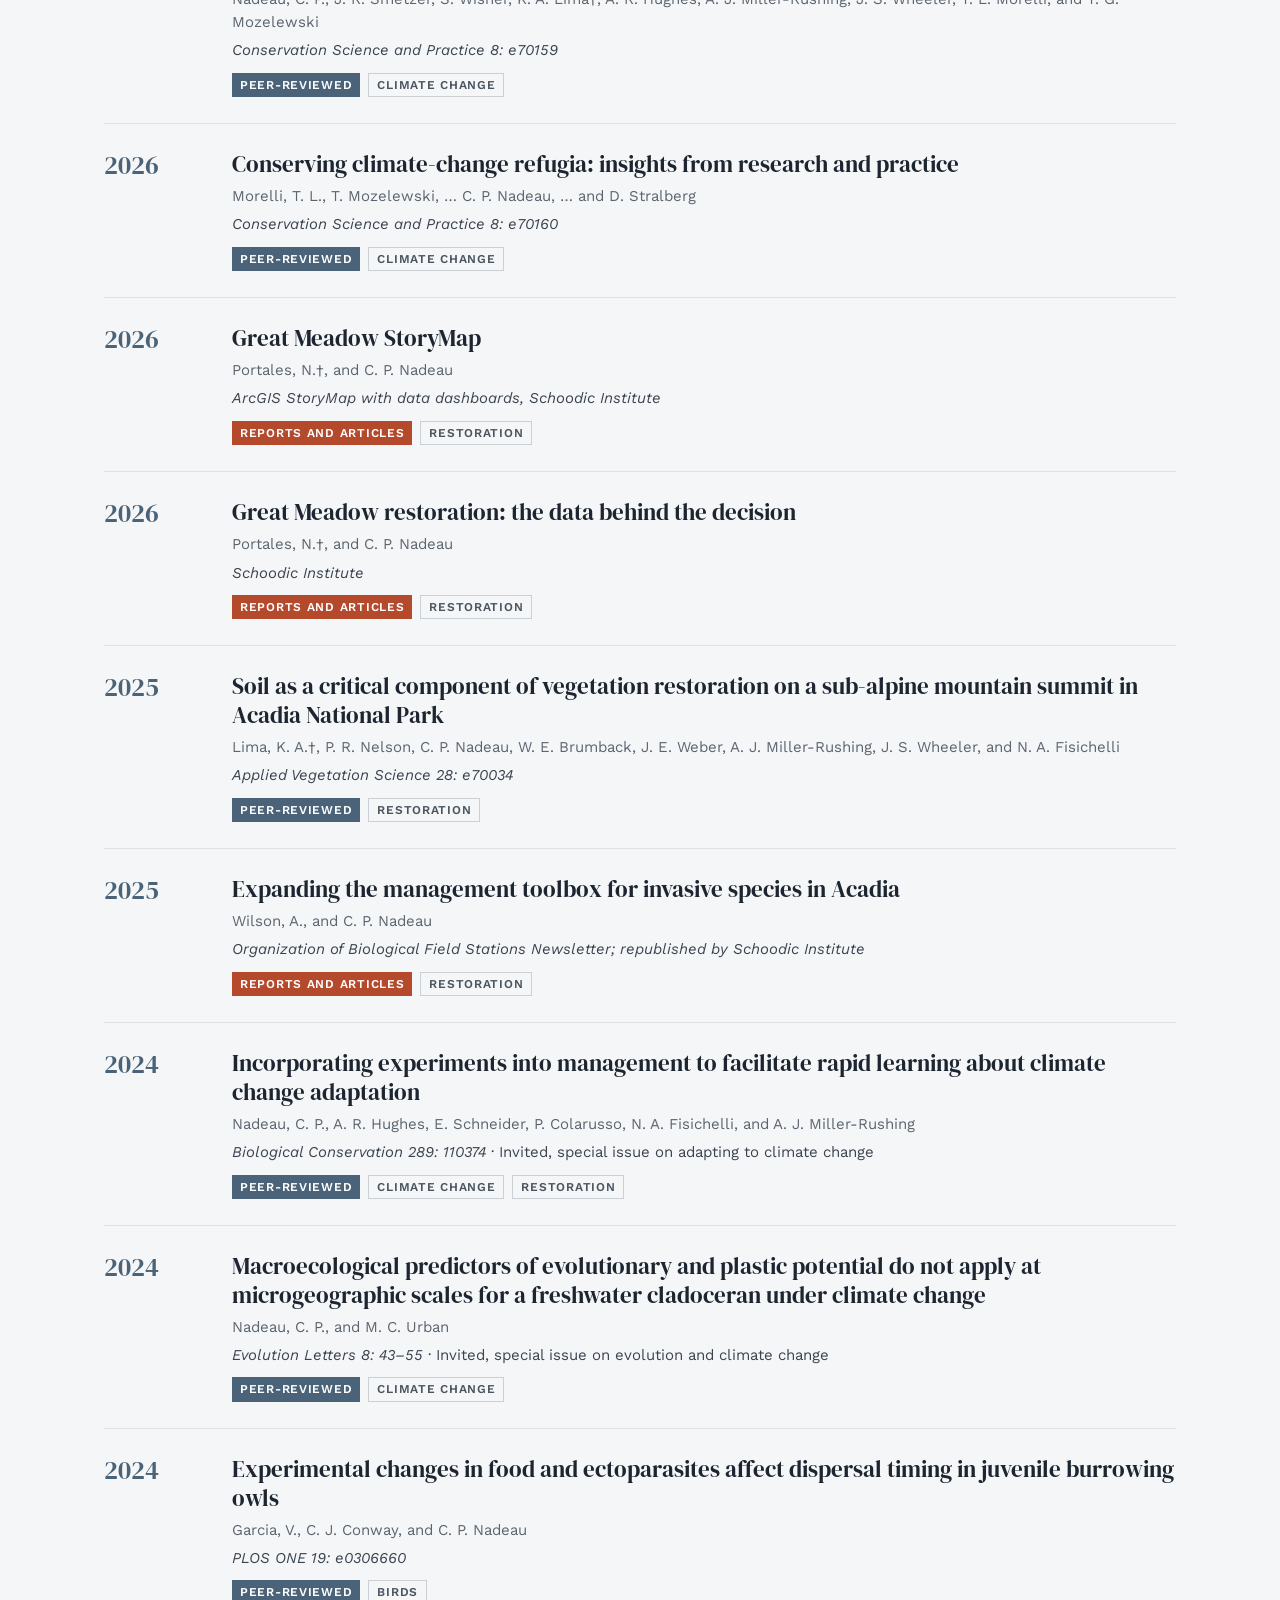
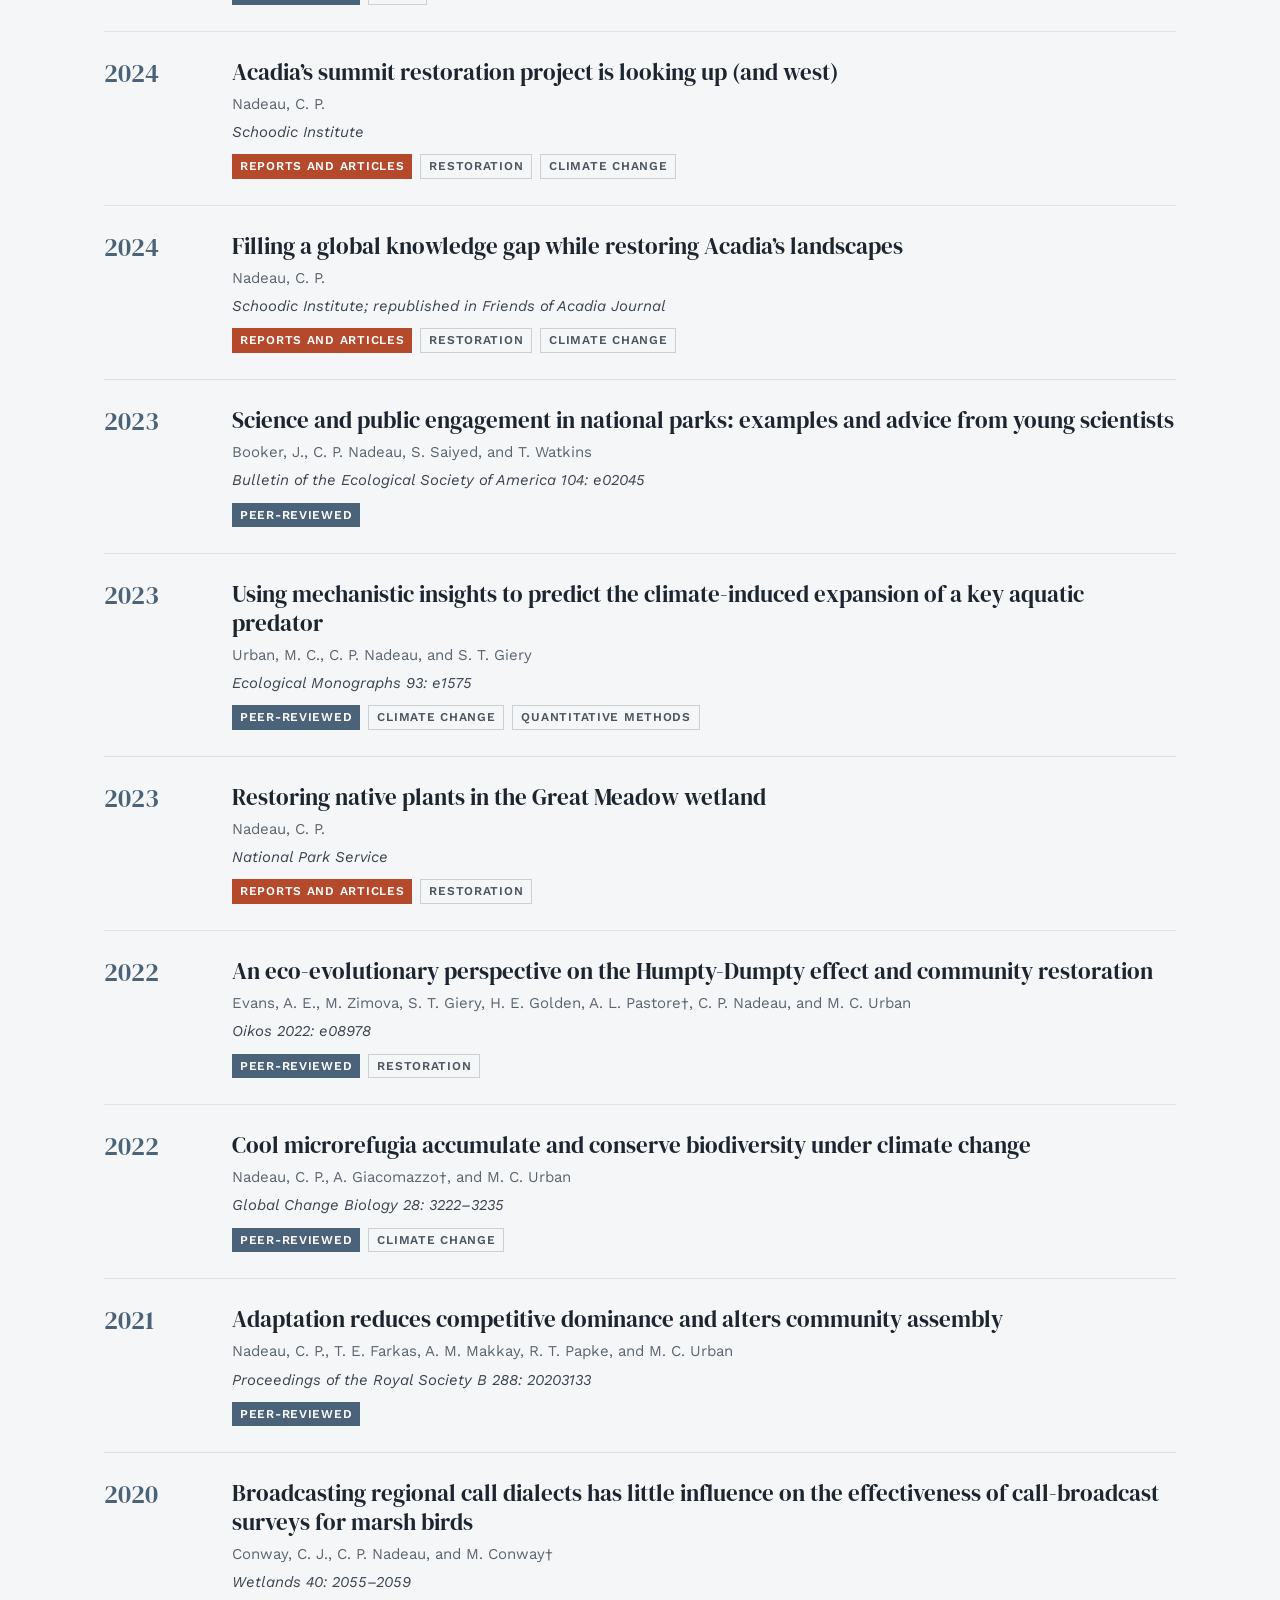
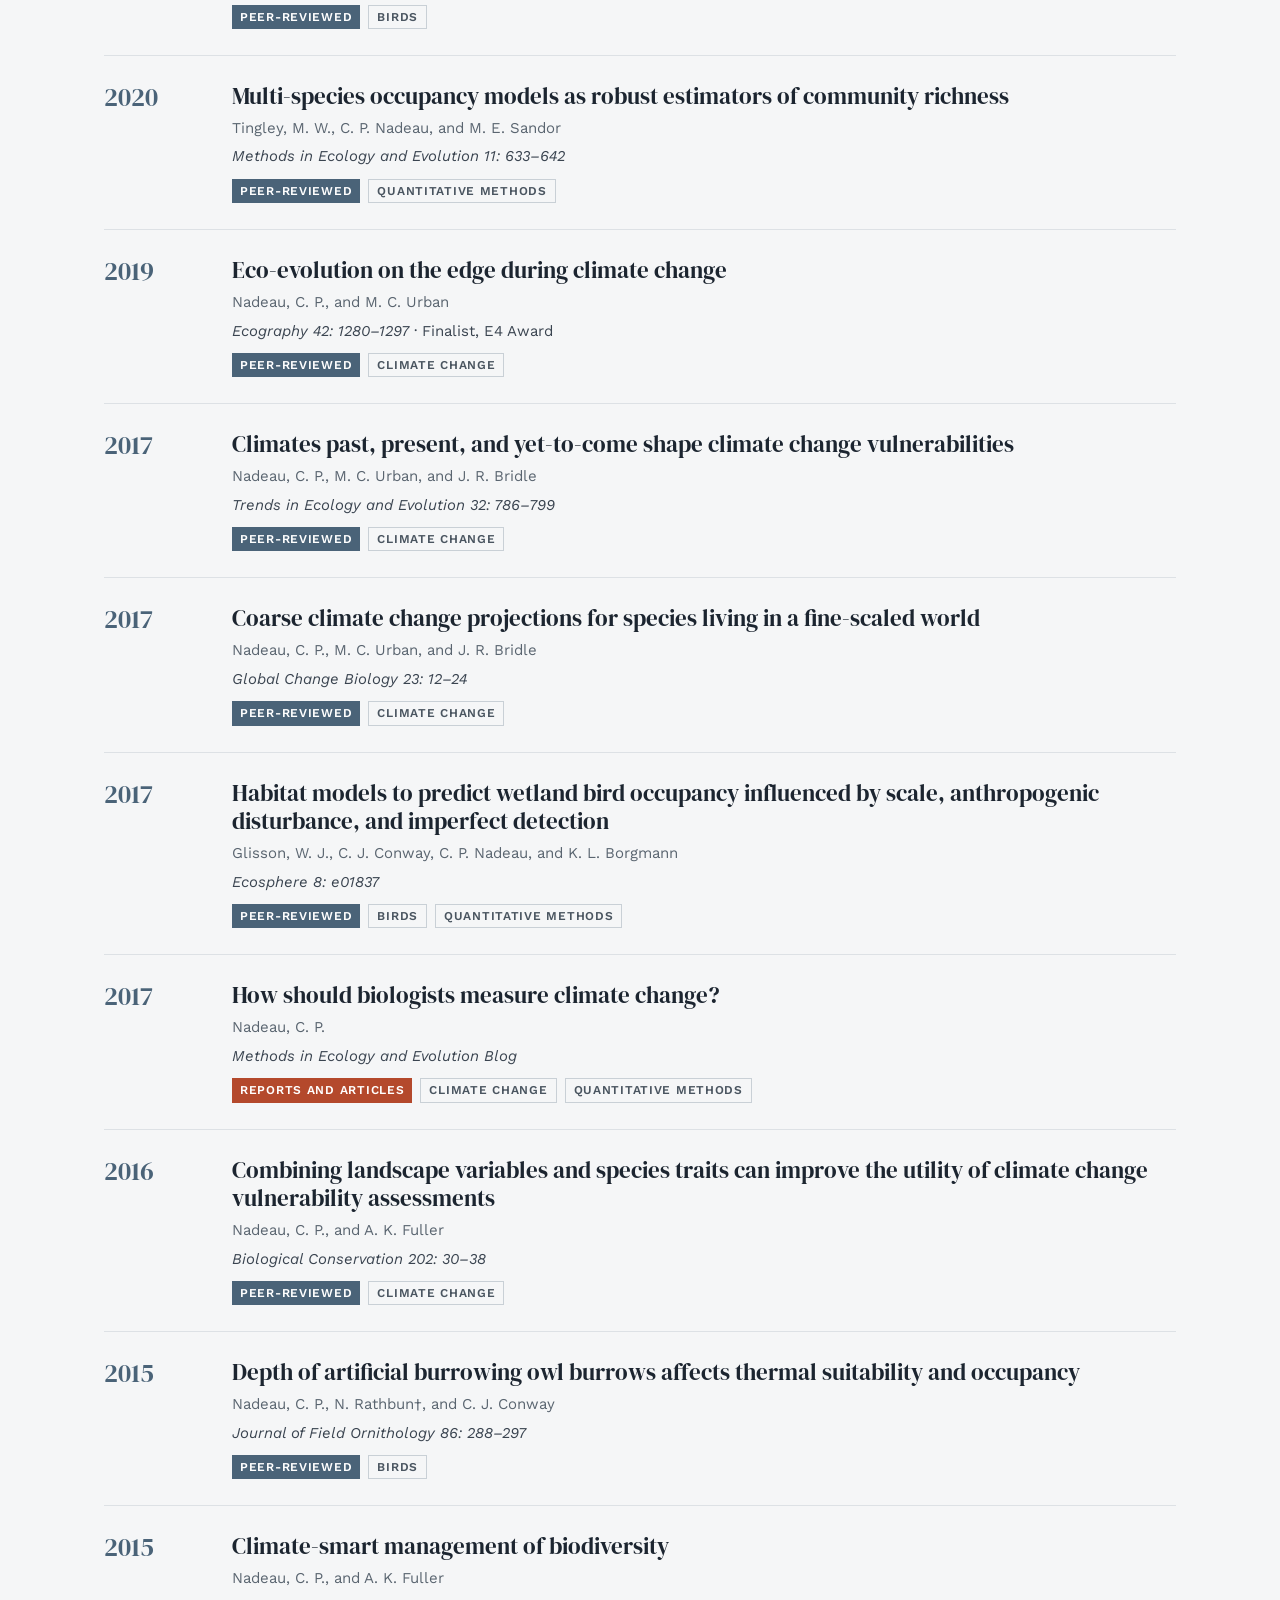
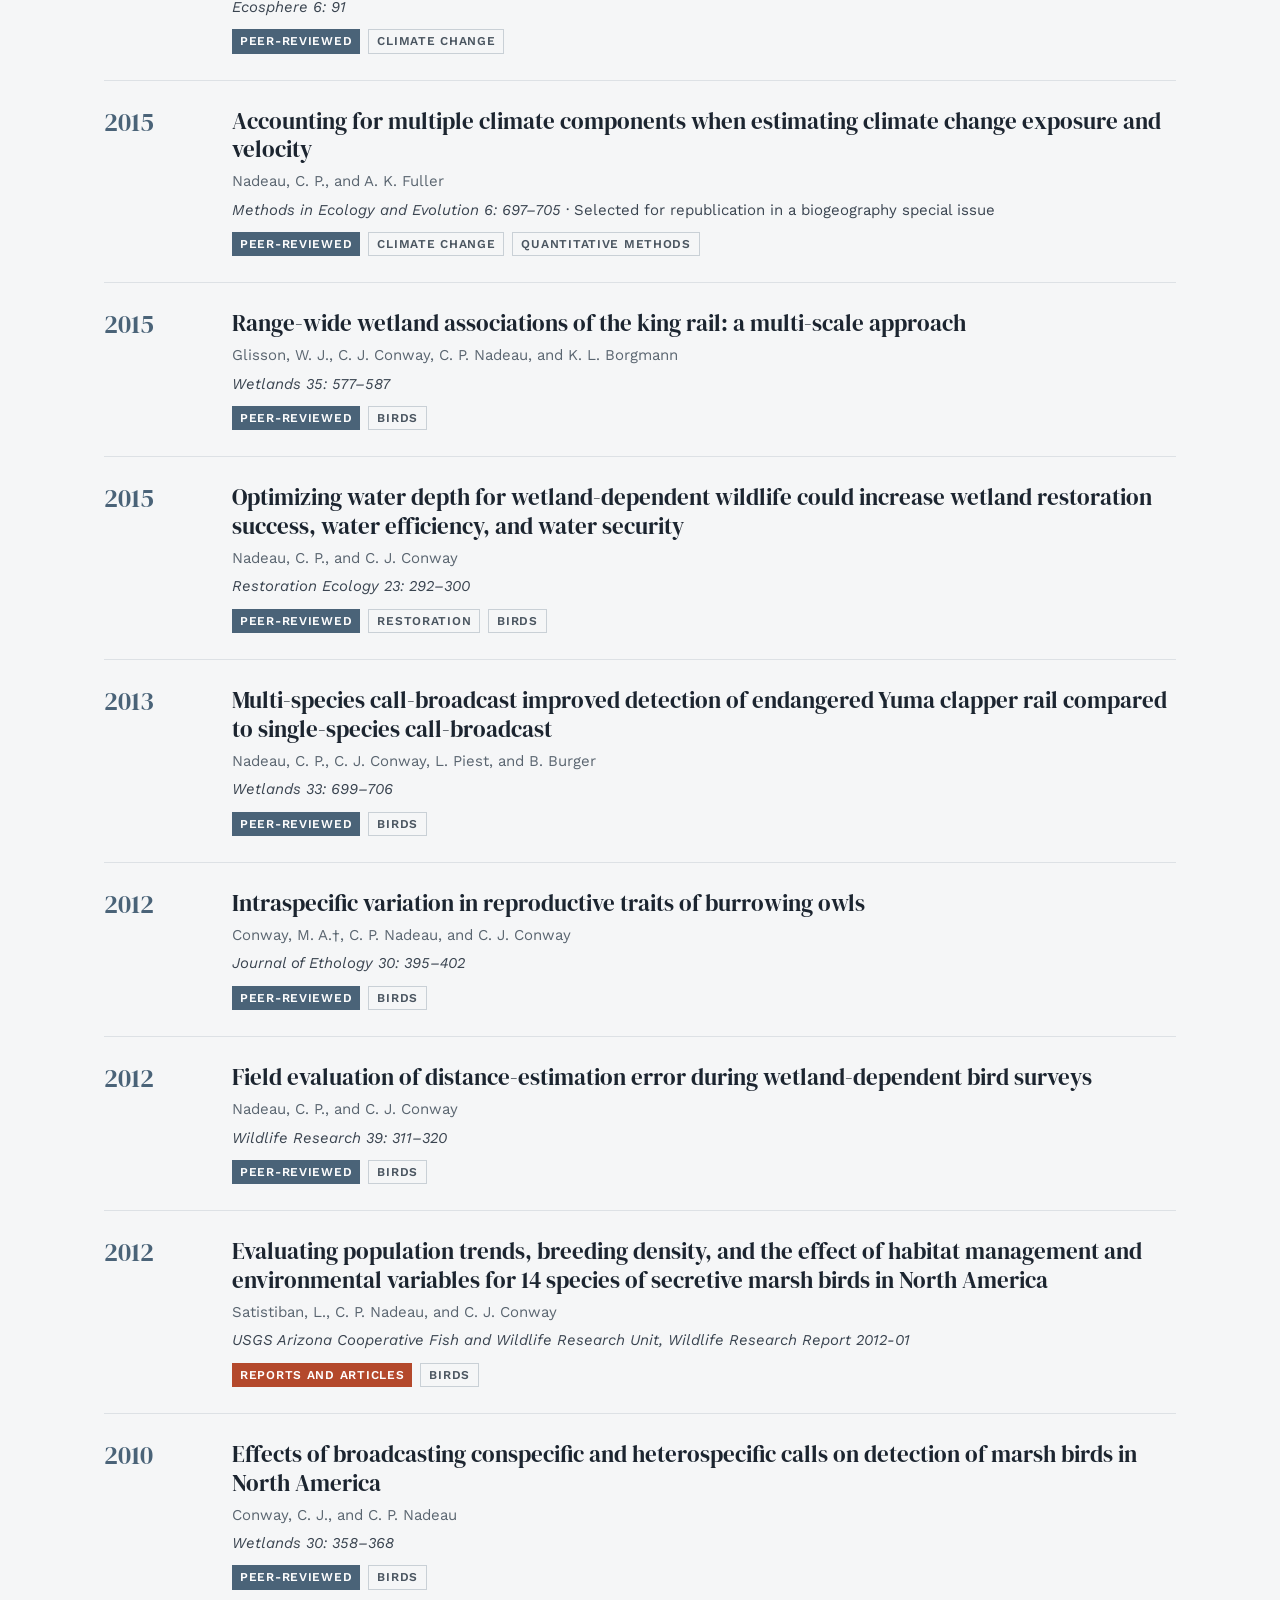
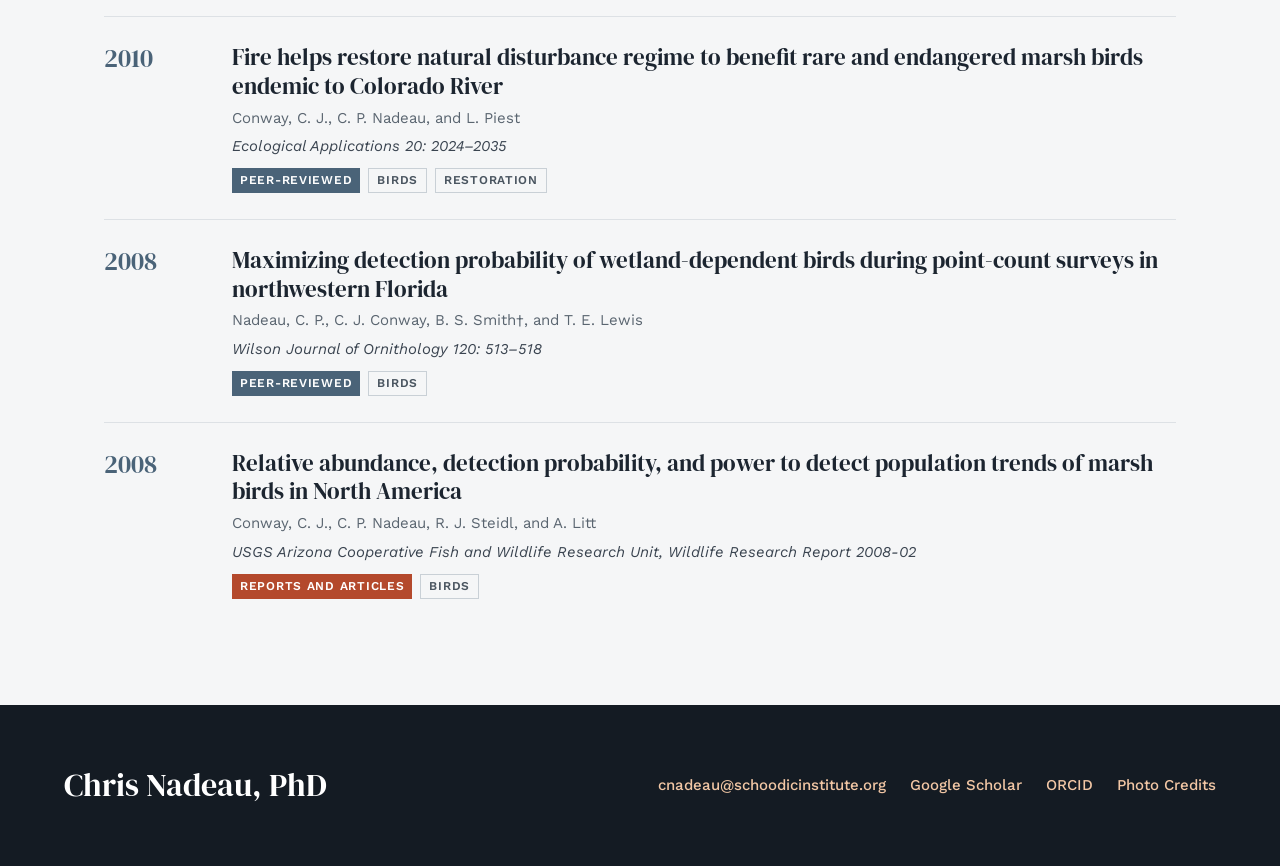
<file: docs/publications.html>
<!DOCTYPE html>
<html xmlns="http://www.w3.org/1999/xhtml" lang="en" xml:lang="en"><head>

<meta charset="utf-8">
<meta name="generator" content="quarto-1.10.18">

<meta name="viewport" content="width=device-width, initial-scale=1.0, user-scalable=yes">

<meta name="description" content="Publications by Chris Nadeau: climate change adaptation, restoration, birds, and quantitative methods.">

<title>Publications – Chris Nadeau</title>
<style>
/* Default styles provided by pandoc.
** See https://pandoc.org/MANUAL.html#variables-for-html for config info.
*/
span.smallcaps{font-variant: small-caps;}
div.columns{display: flex; gap: 1.5em;}
div.column{flex: auto;}
@media screen {
div.columns{gap: min(4vw, 1.5em);}
div.column{overflow-x: auto;}
}
div.hanging-indent{margin-left: 1.5em; text-indent: -1.5em;}
ul.task-list{list-style: none;}
ul.task-list li input[type="checkbox"] {
  width: 0.8em;
  margin: 0 0.8em 0.2em -1em; /* quarto-specific, see https://github.com/quarto-dev/quarto-cli/issues/4556 */ 
  vertical-align: middle;
}
</style>


<script src="site_libs/quarto-nav/quarto-nav.js"></script>
<script src="site_libs/quarto-nav/headroom.min.js"></script>
<script src="site_libs/clipboard/clipboard.min.js"></script>
<script src="site_libs/quarto-html/quarto.js" type="module"></script>
<script src="site_libs/quarto-html/tabsets/tabsets.js" type="module"></script>
<script src="site_libs/quarto-html/popper.min.js"></script>
<script src="site_libs/quarto-html/tippy.umd.min.js"></script>
<link href="site_libs/quarto-html/tippy.css" rel="stylesheet">
<link href="site_libs/quarto-html/quarto-syntax-highlighting-64a204ab8560d761af7679ceaba22944.css" rel="stylesheet" id="quarto-text-highlighting-styles">
<script src="site_libs/bootstrap/bootstrap.min.js"></script>
<link href="site_libs/bootstrap/bootstrap-icons.css" rel="stylesheet">
<link href="site_libs/bootstrap/bootstrap-e0b0c740137b4b82c1e8a24b6840a255.min.css" rel="stylesheet" append-hash="true" id="quarto-bootstrap" data-mode="light">
<script id="quarto-search-options" type="application/json">{
  "language": {
    "search-no-results-text": "No results",
    "search-matching-documents-text": "matching documents",
    "search-copy-link-title": "Copy link to search",
    "search-hide-matches-text": "Hide additional matches",
    "search-more-match-text": "more match in this document",
    "search-more-matches-text": "more matches in this document",
    "search-clear-button-title": "Clear",
    "search-text-placeholder": "",
    "search-detached-cancel-button-title": "Cancel",
    "search-submit-button-title": "Submit",
    "search-label": "Search"
  }
}</script>
<meta name="google-site-verification" content="mqjM2YDwqE8_N7JUd4ypHAAg_Rs0Ggv6HcolazH4p-o">
<script data-goatcounter="https://cpnadeau.goatcounter.com/count" async="" src="https://gc.zgo.at/count.js"></script>


</head>

<body class="nav-fixed fullcontent quarto-light">

<div id="quarto-search-results"></div>
  <header id="quarto-header" class="headroom fixed-top">
    <nav class="navbar navbar-expand-lg " data-bs-theme="dark">
      <div class="navbar-container container-fluid">
      <div class="navbar-brand-container mx-auto">
    <a class="navbar-brand" href="./index.html">
    <span class="navbar-title">Chris Nadeau</span>
    </a>
  </div>
          <button class="navbar-toggler" type="button" data-bs-toggle="collapse" data-bs-target="#navbarCollapse" aria-controls="navbarCollapse" role="menu" aria-expanded="false" aria-label="Toggle navigation" onclick="if (window.quartoToggleHeadroom) { window.quartoToggleHeadroom(); }">
  <span class="navbar-toggler-icon"></span>
</button>
          <div class="collapse navbar-collapse" id="navbarCollapse">
            <ul class="navbar-nav navbar-nav-scroll ms-auto">
  <li class="nav-item">
    <a class="nav-link" href="./about.html"> 
<span class="menu-text">About</span></a>
  </li>  
  <li class="nav-item dropdown ">
    <a class="nav-link dropdown-toggle" href="#" id="nav-menu-research" role="link" data-bs-toggle="dropdown" aria-expanded="false">
 <span class="menu-text">Research</span>
    </a>
    <ul class="dropdown-menu dropdown-menu-end" aria-labelledby="nav-menu-research">    
        <li>
    <a class="dropdown-item" href="./research/index.html">
 <span class="dropdown-text">All Research</span></a>
  </li>  
        <li>
    <a class="dropdown-item" href="./research/tracking-change.html">
 <span class="dropdown-text">Tracking Change</span></a>
  </li>  
        <li>
    <a class="dropdown-item" href="./research/testing-solutions.html">
 <span class="dropdown-text">Testing Solutions</span></a>
  </li>  
        <li>
    <a class="dropdown-item" href="./research/learning-while-doing.html">
 <span class="dropdown-text">Learning While Doing</span></a>
  </li>  
    </ul>
  </li>
  <li class="nav-item">
    <a class="nav-link active" href="./publications.html" aria-current="page"> 
<span class="menu-text">Publications</span></a>
  </li>  
  <li class="nav-item">
    <a class="nav-link" href="./news.html"> 
<span class="menu-text">News</span></a>
  </li>  
  <li class="nav-item">
    <a class="nav-link" href="./cv.html"> 
<span class="menu-text">CV</span></a>
  </li>  
</ul>
          </div> <!-- /navcollapse -->
            <div class="quarto-navbar-tools">
</div>
      </div> <!-- /container-fluid -->
    </nav>
</header>
<!-- content -->
<div id="quarto-content" class="quarto-container page-layout-custom page-navbar">
<!-- sidebar -->
<!-- margin-sidebar -->
<!-- main -->




<!--
  PUBLICATIONS
  The intro below is plain text you can edit.
  The list itself comes from data/publications.yml: add, remove, or fix papers there.
  Each paper has type (peer, review, or other) and tags (climate, restoration, birds, quant),
  which drive the filter buttons.
-->
<section id="publications" class="page-body list-page">
<h1>Publications</h1>
<div class="intro">
<p>† marks a mentee or supervised staff member.</p>
</div>
<div class="filters" data-filter-list="publications">
<div class="chip-row" role="group" aria-label="Type" data-filter-key="type" hidden=""><span class="chip-heading">Type</span><button type="button" class="chip" data-value="all" aria-pressed="true">All</button><button type="button" class="chip" data-value="peer" aria-pressed="false">Peer-reviewed</button><button type="button" class="chip" data-value="review" aria-pressed="false">In review</button><button type="button" class="chip" data-value="other" aria-pressed="false">Reports and articles</button></div>
<div class="chip-row" role="group" aria-label="Topic" data-filter-key="topic" hidden=""><span class="chip-heading">Topic</span><button type="button" class="chip" data-value="all" aria-pressed="true">All topics</button><button type="button" class="chip" data-value="climate" aria-pressed="false">Climate change</button><button type="button" class="chip" data-value="restoration" aria-pressed="false">Restoration</button><button type="button" class="chip" data-value="birds" aria-pressed="false">Birds</button><button type="button" class="chip" data-value="quant" aria-pressed="false">Quantitative methods</button></div>
<p class="filter-count" aria-live="polite">Showing 43 of 43</p></div>
<div class="row-list" id="publications">
<article class="row-item" data-type="review" data-topic="birds climate"><p class="row-year row-year-text">In review</p><div class="row-body"><h2 class="pub-title">Decreased abundance and community shifts of breeding birds in the coastal spruce-fir forests of Acadia National Park over 66 years</h2><p class="pub-authors">Audier, G.†, K. Lima†, R. Davis, and C. P. Nadeau</p><p class="pub-venue"><em>Avian Conservation and Ecology</em></p><p class="pub-tags"><span class="tag tag-review">In review</span><span class="topic">Birds</span><span class="topic">Climate change</span></p></div></article>
<article class="row-item" data-type="review" data-topic="restoration"><p class="row-year row-year-text">In review</p><div class="row-body"><h2 class="pub-title">Shallow compost amendments could improve mountain summit restorations by improving plant growth</h2><p class="pub-authors">Andrus, I.†, J. Kafas†, A. Wilson†, E. Lanning, J. S. Wheeler, and C. P. Nadeau</p><p class="pub-venue"><em>Ecological Restoration</em></p><p class="pub-tags"><span class="tag tag-review">In review</span><span class="topic">Restoration</span></p></div></article>
<article class="row-item" data-type="review" data-topic="birds climate"><p class="row-year row-year-text">In review</p><div class="row-body"><h2 class="pub-title">Seabirds are migrating later each year, among other changes, in the Gulf of Maine, USA</h2><p class="pub-authors">Lima, K. A.†, S. Benz, C. P. Nadeau, and N. A. Fisichelli</p><p class="pub-venue"><em>In revision for resubmission</em></p><p class="pub-tags"><span class="tag tag-review">In review</span><span class="topic">Birds</span><span class="topic">Climate change</span></p></div></article>
<article class="row-item" data-type="review" data-topic=""><p class="row-year row-year-text">In review</p><div class="row-body"><h2 class="pub-title">Science from the people, for the parks: how visitors are helping managers protect two national parks in Maine, USA</h2><p class="pub-authors">Lima, K. A.†, A. J. Miller-Rushing, C. P. Nadeau, K. A. Walker, J. S. Wheeler, and N. A. Fisichelli</p><p class="pub-venue"><em>Park Stewardship Forum</em></p><p class="pub-tags"><span class="tag tag-review">In review</span></p></div></article>
<article class="row-item" data-type="peer" data-topic="climate"><p class="row-year">2026</p><div class="row-body"><h2 class="pub-title"><a href="https://doi.org/10.3390/glacies3040014">Toward a coordinated snow monitoring network in the northeastern United States</a></h2><p class="pub-authors">Sullivan, F. B., E. Burakowski, S. J. Nelson, … C. P. Nadeau, … V. Watson†, A. Wilson†, M. Webb, and L. Zukiewicz</p><p class="pub-venue"><em>Glacies 3: 14</em></p><p class="pub-tags"><span class="tag tag-peer">Peer-reviewed</span><span class="topic">Climate change</span></p></div></article>
<article class="row-item" data-type="peer" data-topic="climate"><p class="row-year">2026</p><div class="row-body"><h2 class="pub-title"><a href="https://doi.org/10.1111/csp2.70159">From models to management: implementing the climate-change refugia conservation cycle in national parks of the northeastern United States</a></h2><p class="pub-authors">Nadeau, C. P., J. R. Smetzer, S. Wisner, K. A. Lima†, A. R. Hughes, A. J. Miller-Rushing, J. S. Wheeler, T. L. Morelli, and T. G. Mozelewski</p><p class="pub-venue"><em>Conservation Science and Practice 8: e70159</em></p><p class="pub-tags"><span class="tag tag-peer">Peer-reviewed</span><span class="topic">Climate change</span></p></div></article>
<article class="row-item" data-type="peer" data-topic="climate"><p class="row-year">2026</p><div class="row-body"><h2 class="pub-title"><a href="https://doi.org/10.1111/csp2.70160">Conserving climate-change refugia: insights from research and practice</a></h2><p class="pub-authors">Morelli, T. L., T. Mozelewski, … C. P. Nadeau, … and D. Stralberg</p><p class="pub-venue"><em>Conservation Science and Practice 8: e70160</em></p><p class="pub-tags"><span class="tag tag-peer">Peer-reviewed</span><span class="topic">Climate change</span></p></div></article>
<article class="row-item" data-type="other" data-topic="restoration"><p class="row-year">2026</p><div class="row-body"><h2 class="pub-title"><a href="https://storymaps.arcgis.com/stories/842df6be0b644b33a6d42e8b895004c9">Great Meadow StoryMap</a></h2><p class="pub-authors">Portales, N.†, and C. P. Nadeau</p><p class="pub-venue"><em>ArcGIS StoryMap with data dashboards, Schoodic Institute</em></p><p class="pub-tags"><span class="tag tag-other">Reports and articles</span><span class="topic">Restoration</span></p></div></article>
<article class="row-item" data-type="other" data-topic="restoration"><p class="row-year">2026</p><div class="row-body"><h2 class="pub-title"><a href="https://schoodicinstitute.org/great-meadow-restoration/">Great Meadow restoration: the data behind the decision</a></h2><p class="pub-authors">Portales, N.†, and C. P. Nadeau</p><p class="pub-venue"><em>Schoodic Institute</em></p><p class="pub-tags"><span class="tag tag-other">Reports and articles</span><span class="topic">Restoration</span></p></div></article>
<article class="row-item" data-type="peer" data-topic="restoration"><p class="row-year">2025</p><div class="row-body"><h2 class="pub-title"><a href="https://doi.org/10.1111/avsc.70034">Soil as a critical component of vegetation restoration on a sub-alpine mountain summit in Acadia National Park</a></h2><p class="pub-authors">Lima, K. A.†, P. R. Nelson, C. P. Nadeau, W. E. Brumback, J. E. Weber, A. J. Miller-Rushing, J. S. Wheeler, and N. A. Fisichelli</p><p class="pub-venue"><em>Applied Vegetation Science 28: e70034</em></p><p class="pub-tags"><span class="tag tag-peer">Peer-reviewed</span><span class="topic">Restoration</span></p></div></article>
<article class="row-item" data-type="other" data-topic="restoration"><p class="row-year">2025</p><div class="row-body"><h2 class="pub-title"><a href="https://schoodicinstitute.org/expanding-the-management-toolbox-for-glossy-buckthorn-in-acadia/">Expanding the management toolbox for invasive species in Acadia</a></h2><p class="pub-authors">Wilson, A., and C. P. Nadeau</p><p class="pub-venue"><em>Organization of Biological Field Stations Newsletter; republished by Schoodic Institute</em></p><p class="pub-tags"><span class="tag tag-other">Reports and articles</span><span class="topic">Restoration</span></p></div></article>
<article class="row-item" data-type="peer" data-topic="climate restoration"><p class="row-year">2024</p><div class="row-body"><h2 class="pub-title"><a href="https://doi.org/10.1016/j.biocon.2023.110374">Incorporating experiments into management to facilitate rapid learning about climate change adaptation</a></h2><p class="pub-authors">Nadeau, C. P., A. R. Hughes, E. Schneider, P. Colarusso, N. A. Fisichelli, and A. J. Miller-Rushing</p><p class="pub-venue"><em>Biological Conservation 289: 110374</em> · Invited, special issue on adapting to climate change</p><p class="pub-tags"><span class="tag tag-peer">Peer-reviewed</span><span class="topic">Climate change</span><span class="topic">Restoration</span></p></div></article>
<article class="row-item" data-type="peer" data-topic="climate"><p class="row-year">2024</p><div class="row-body"><h2 class="pub-title"><a href="https://doi.org/10.1093/evlett/qrad042">Macroecological predictors of evolutionary and plastic potential do not apply at microgeographic scales for a freshwater cladoceran under climate change</a></h2><p class="pub-authors">Nadeau, C. P., and M. C. Urban</p><p class="pub-venue"><em>Evolution Letters 8: 43–55</em> · Invited, special issue on evolution and climate change</p><p class="pub-tags"><span class="tag tag-peer">Peer-reviewed</span><span class="topic">Climate change</span></p></div></article>
<article class="row-item" data-type="peer" data-topic="birds"><p class="row-year">2024</p><div class="row-body"><h2 class="pub-title"><a href="https://doi.org/10.1371/journal.pone.0306660">Experimental changes in food and ectoparasites affect dispersal timing in juvenile burrowing owls</a></h2><p class="pub-authors">Garcia, V., C. J. Conway, and C. P. Nadeau</p><p class="pub-venue"><em>PLOS ONE 19: e0306660</em></p><p class="pub-tags"><span class="tag tag-peer">Peer-reviewed</span><span class="topic">Birds</span></p></div></article>
<article class="row-item" data-type="other" data-topic="restoration climate"><p class="row-year">2024</p><div class="row-body"><h2 class="pub-title"><a href="https://schoodicinstitute.org/acadias-summit-restoration-project-is-looking-up-and-west/">Acadia’s summit restoration project is looking up (and west)</a></h2><p class="pub-authors">Nadeau, C. P.</p><p class="pub-venue"><em>Schoodic Institute</em></p><p class="pub-tags"><span class="tag tag-other">Reports and articles</span><span class="topic">Restoration</span><span class="topic">Climate change</span></p></div></article>
<article class="row-item" data-type="other" data-topic="restoration climate"><p class="row-year">2024</p><div class="row-body"><h2 class="pub-title"><a href="https://friendsofacadia.org/restoration-projects/filling-a-global-knowledge-gap-while-restoring-acadias-landscapes/">Filling a global knowledge gap while restoring Acadia’s landscapes</a></h2><p class="pub-authors">Nadeau, C. P.</p><p class="pub-venue"><em>Schoodic Institute; republished in Friends of Acadia Journal</em></p><p class="pub-tags"><span class="tag tag-other">Reports and articles</span><span class="topic">Restoration</span><span class="topic">Climate change</span></p></div></article>
<article class="row-item" data-type="peer" data-topic=""><p class="row-year">2023</p><div class="row-body"><h2 class="pub-title"><a href="https://doi.org/10.1002/bes2.2045">Science and public engagement in national parks: examples and advice from young scientists</a></h2><p class="pub-authors">Booker, J., C. P. Nadeau, S. Saiyed, and T. Watkins</p><p class="pub-venue"><em>Bulletin of the Ecological Society of America 104: e02045</em></p><p class="pub-tags"><span class="tag tag-peer">Peer-reviewed</span></p></div></article>
<article class="row-item" data-type="peer" data-topic="climate quant"><p class="row-year">2023</p><div class="row-body"><h2 class="pub-title"><a href="https://doi.org/10.1002/ecm.1575">Using mechanistic insights to predict the climate-induced expansion of a key aquatic predator</a></h2><p class="pub-authors">Urban, M. C., C. P. Nadeau, and S. T. Giery</p><p class="pub-venue"><em>Ecological Monographs 93: e1575</em></p><p class="pub-tags"><span class="tag tag-peer">Peer-reviewed</span><span class="topic">Climate change</span><span class="topic">Quantitative methods</span></p></div></article>
<article class="row-item" data-type="other" data-topic="restoration"><p class="row-year">2023</p><div class="row-body"><h2 class="pub-title"><a href="https://www.nps.gov/articles/restoring-native-plants-in-the-great-meadow-wetland.htm">Restoring native plants in the Great Meadow wetland</a></h2><p class="pub-authors">Nadeau, C. P.</p><p class="pub-venue"><em>National Park Service</em></p><p class="pub-tags"><span class="tag tag-other">Reports and articles</span><span class="topic">Restoration</span></p></div></article>
<article class="row-item" data-type="peer" data-topic="restoration"><p class="row-year">2022</p><div class="row-body"><h2 class="pub-title"><a href="https://doi.org/10.1111/oik.08978">An eco-evolutionary perspective on the Humpty-Dumpty effect and community restoration</a></h2><p class="pub-authors">Evans, A. E., M. Zimova, S. T. Giery, H. E. Golden, A. L. Pastore†, C. P. Nadeau, and M. C. Urban</p><p class="pub-venue"><em>Oikos 2022: e08978</em></p><p class="pub-tags"><span class="tag tag-peer">Peer-reviewed</span><span class="topic">Restoration</span></p></div></article>
<article class="row-item" data-type="peer" data-topic="climate"><p class="row-year">2022</p><div class="row-body"><h2 class="pub-title"><a href="https://doi.org/10.1111/gcb.16143">Cool microrefugia accumulate and conserve biodiversity under climate change</a></h2><p class="pub-authors">Nadeau, C. P., A. Giacomazzo†, and M. C. Urban</p><p class="pub-venue"><em>Global Change Biology 28: 3222–3235</em></p><p class="pub-tags"><span class="tag tag-peer">Peer-reviewed</span><span class="topic">Climate change</span></p></div></article>
<article class="row-item" data-type="peer" data-topic=""><p class="row-year">2021</p><div class="row-body"><h2 class="pub-title"><a href="https://doi.org/10.1098/rspb.2020.3133">Adaptation reduces competitive dominance and alters community assembly</a></h2><p class="pub-authors">Nadeau, C. P., T. E. Farkas, A. M. Makkay, R. T. Papke, and M. C. Urban</p><p class="pub-venue"><em>Proceedings of the Royal Society B 288: 20203133</em></p><p class="pub-tags"><span class="tag tag-peer">Peer-reviewed</span></p></div></article>
<article class="row-item" data-type="peer" data-topic="birds"><p class="row-year">2020</p><div class="row-body"><h2 class="pub-title"><a href="https://doi.org/10.1007/s13157-020-01367-5">Broadcasting regional call dialects has little influence on the effectiveness of call-broadcast surveys for marsh birds</a></h2><p class="pub-authors">Conway, C. J., C. P. Nadeau, and M. Conway†</p><p class="pub-venue"><em>Wetlands 40: 2055–2059</em></p><p class="pub-tags"><span class="tag tag-peer">Peer-reviewed</span><span class="topic">Birds</span></p></div></article>
<article class="row-item" data-type="peer" data-topic="quant"><p class="row-year">2020</p><div class="row-body"><h2 class="pub-title"><a href="https://doi.org/10.1111/2041-210X.13378">Multi-species occupancy models as robust estimators of community richness</a></h2><p class="pub-authors">Tingley, M. W., C. P. Nadeau, and M. E. Sandor</p><p class="pub-venue"><em>Methods in Ecology and Evolution 11: 633–642</em></p><p class="pub-tags"><span class="tag tag-peer">Peer-reviewed</span><span class="topic">Quantitative methods</span></p></div></article>
<article class="row-item" data-type="peer" data-topic="climate"><p class="row-year">2019</p><div class="row-body"><h2 class="pub-title"><a href="https://doi.org/10.1111/ecog.04404">Eco-evolution on the edge during climate change</a></h2><p class="pub-authors">Nadeau, C. P., and M. C. Urban</p><p class="pub-venue"><em>Ecography 42: 1280–1297</em> · Finalist, E4 Award</p><p class="pub-tags"><span class="tag tag-peer">Peer-reviewed</span><span class="topic">Climate change</span></p></div></article>
<article class="row-item" data-type="peer" data-topic="climate"><p class="row-year">2017</p><div class="row-body"><h2 class="pub-title"><a href="https://doi.org/10.1016/j.tree.2017.07.012">Climates past, present, and yet-to-come shape climate change vulnerabilities</a></h2><p class="pub-authors">Nadeau, C. P., M. C. Urban, and J. R. Bridle</p><p class="pub-venue"><em>Trends in Ecology and Evolution 32: 786–799</em></p><p class="pub-tags"><span class="tag tag-peer">Peer-reviewed</span><span class="topic">Climate change</span></p></div></article>
<article class="row-item" data-type="peer" data-topic="climate"><p class="row-year">2017</p><div class="row-body"><h2 class="pub-title"><a href="https://doi.org/10.1111/gcb.13475">Coarse climate change projections for species living in a fine-scaled world</a></h2><p class="pub-authors">Nadeau, C. P., M. C. Urban, and J. R. Bridle</p><p class="pub-venue"><em>Global Change Biology 23: 12–24</em></p><p class="pub-tags"><span class="tag tag-peer">Peer-reviewed</span><span class="topic">Climate change</span></p></div></article>
<article class="row-item" data-type="peer" data-topic="birds quant"><p class="row-year">2017</p><div class="row-body"><h2 class="pub-title"><a href="https://doi.org/10.1002/ecs2.1837">Habitat models to predict wetland bird occupancy influenced by scale, anthropogenic disturbance, and imperfect detection</a></h2><p class="pub-authors">Glisson, W. J., C. J. Conway, C. P. Nadeau, and K. L. Borgmann</p><p class="pub-venue"><em>Ecosphere 8: e01837</em></p><p class="pub-tags"><span class="tag tag-peer">Peer-reviewed</span><span class="topic">Birds</span><span class="topic">Quantitative methods</span></p></div></article>
<article class="row-item" data-type="other" data-topic="climate quant"><p class="row-year">2017</p><div class="row-body"><h2 class="pub-title"><a href="https://methodsblog.com/2017/01/13/measuring-climate-change/">How should biologists measure climate change?</a></h2><p class="pub-authors">Nadeau, C. P.</p><p class="pub-venue"><em>Methods in Ecology and Evolution Blog</em></p><p class="pub-tags"><span class="tag tag-other">Reports and articles</span><span class="topic">Climate change</span><span class="topic">Quantitative methods</span></p></div></article>
<article class="row-item" data-type="peer" data-topic="climate"><p class="row-year">2016</p><div class="row-body"><h2 class="pub-title"><a href="https://doi.org/10.1016/j.biocon.2016.07.030">Combining landscape variables and species traits can improve the utility of climate change vulnerability assessments</a></h2><p class="pub-authors">Nadeau, C. P., and A. K. Fuller</p><p class="pub-venue"><em>Biological Conservation 202: 30–38</em></p><p class="pub-tags"><span class="tag tag-peer">Peer-reviewed</span><span class="topic">Climate change</span></p></div></article>
<article class="row-item" data-type="peer" data-topic="birds"><p class="row-year">2015</p><div class="row-body"><h2 class="pub-title"><a href="https://doi.org/10.1111/jofo.12119">Depth of artificial burrowing owl burrows affects thermal suitability and occupancy</a></h2><p class="pub-authors">Nadeau, C. P., N. Rathbun†, and C. J. Conway</p><p class="pub-venue"><em>Journal of Field Ornithology 86: 288–297</em></p><p class="pub-tags"><span class="tag tag-peer">Peer-reviewed</span><span class="topic">Birds</span></p></div></article>
<article class="row-item" data-type="peer" data-topic="climate"><p class="row-year">2015</p><div class="row-body"><h2 class="pub-title"><a href="https://doi.org/10.1890/ES15-00069.1">Climate-smart management of biodiversity</a></h2><p class="pub-authors">Nadeau, C. P., and A. K. Fuller</p><p class="pub-venue"><em>Ecosphere 6: 91</em></p><p class="pub-tags"><span class="tag tag-peer">Peer-reviewed</span><span class="topic">Climate change</span></p></div></article>
<article class="row-item" data-type="peer" data-topic="climate quant"><p class="row-year">2015</p><div class="row-body"><h2 class="pub-title"><a href="https://doi.org/10.1111/2041-210X.12360">Accounting for multiple climate components when estimating climate change exposure and velocity</a></h2><p class="pub-authors">Nadeau, C. P., and A. K. Fuller</p><p class="pub-venue"><em>Methods in Ecology and Evolution 6: 697–705</em> · Selected for republication in a biogeography special issue</p><p class="pub-tags"><span class="tag tag-peer">Peer-reviewed</span><span class="topic">Climate change</span><span class="topic">Quantitative methods</span></p></div></article>
<article class="row-item" data-type="peer" data-topic="birds"><p class="row-year">2015</p><div class="row-body"><h2 class="pub-title"><a href="https://doi.org/10.1007/s13157-015-0648-0">Range-wide wetland associations of the king rail: a multi-scale approach</a></h2><p class="pub-authors">Glisson, W. J., C. J. Conway, C. P. Nadeau, and K. L. Borgmann</p><p class="pub-venue"><em>Wetlands 35: 577–587</em></p><p class="pub-tags"><span class="tag tag-peer">Peer-reviewed</span><span class="topic">Birds</span></p></div></article>
<article class="row-item" data-type="peer" data-topic="restoration birds"><p class="row-year">2015</p><div class="row-body"><h2 class="pub-title"><a href="https://doi.org/10.1111/rec.12180">Optimizing water depth for wetland-dependent wildlife could increase wetland restoration success, water efficiency, and water security</a></h2><p class="pub-authors">Nadeau, C. P., and C. J. Conway</p><p class="pub-venue"><em>Restoration Ecology 23: 292–300</em></p><p class="pub-tags"><span class="tag tag-peer">Peer-reviewed</span><span class="topic">Restoration</span><span class="topic">Birds</span></p></div></article>
<article class="row-item" data-type="peer" data-topic="birds"><p class="row-year">2013</p><div class="row-body"><h2 class="pub-title"><a href="https://doi.org/10.1007/s13157-013-0425-x">Multi-species call-broadcast improved detection of endangered Yuma clapper rail compared to single-species call-broadcast</a></h2><p class="pub-authors">Nadeau, C. P., C. J. Conway, L. Piest, and B. Burger</p><p class="pub-venue"><em>Wetlands 33: 699–706</em></p><p class="pub-tags"><span class="tag tag-peer">Peer-reviewed</span><span class="topic">Birds</span></p></div></article>
<article class="row-item" data-type="peer" data-topic="birds"><p class="row-year">2012</p><div class="row-body"><h2 class="pub-title"><a href="https://doi.org/10.1007/s10164-012-0337-x">Intraspecific variation in reproductive traits of burrowing owls</a></h2><p class="pub-authors">Conway, M. A.†, C. P. Nadeau, and C. J. Conway</p><p class="pub-venue"><em>Journal of Ethology 30: 395–402</em></p><p class="pub-tags"><span class="tag tag-peer">Peer-reviewed</span><span class="topic">Birds</span></p></div></article>
<article class="row-item" data-type="peer" data-topic="birds"><p class="row-year">2012</p><div class="row-body"><h2 class="pub-title"><a href="https://doi.org/10.1071/WR11161">Field evaluation of distance-estimation error during wetland-dependent bird surveys</a></h2><p class="pub-authors">Nadeau, C. P., and C. J. Conway</p><p class="pub-venue"><em>Wildlife Research 39: 311–320</em></p><p class="pub-tags"><span class="tag tag-peer">Peer-reviewed</span><span class="topic">Birds</span></p></div></article>
<article class="row-item" data-type="other" data-topic="birds"><p class="row-year">2012</p><div class="row-body"><h2 class="pub-title">Evaluating population trends, breeding density, and the effect of habitat management and environmental variables for 14 species of secretive marsh birds in North America</h2><p class="pub-authors">Satistiban, L., C. P. Nadeau, and C. J. Conway</p><p class="pub-venue"><em>USGS Arizona Cooperative Fish and Wildlife Research Unit, Wildlife Research Report 2012-01</em></p><p class="pub-tags"><span class="tag tag-other">Reports and articles</span><span class="topic">Birds</span></p></div></article>
<article class="row-item" data-type="peer" data-topic="birds"><p class="row-year">2010</p><div class="row-body"><h2 class="pub-title"><a href="https://doi.org/10.1007/s13157-010-0030-1">Effects of broadcasting conspecific and heterospecific calls on detection of marsh birds in North America</a></h2><p class="pub-authors">Conway, C. J., and C. P. Nadeau</p><p class="pub-venue"><em>Wetlands 30: 358–368</em></p><p class="pub-tags"><span class="tag tag-peer">Peer-reviewed</span><span class="topic">Birds</span></p></div></article>
<article class="row-item" data-type="peer" data-topic="birds restoration"><p class="row-year">2010</p><div class="row-body"><h2 class="pub-title"><a href="https://doi.org/10.1890/09-1624.1">Fire helps restore natural disturbance regime to benefit rare and endangered marsh birds endemic to Colorado River</a></h2><p class="pub-authors">Conway, C. J., C. P. Nadeau, and L. Piest</p><p class="pub-venue"><em>Ecological Applications 20: 2024–2035</em></p><p class="pub-tags"><span class="tag tag-peer">Peer-reviewed</span><span class="topic">Birds</span><span class="topic">Restoration</span></p></div></article>
<article class="row-item" data-type="peer" data-topic="birds"><p class="row-year">2008</p><div class="row-body"><h2 class="pub-title"><a href="https://doi.org/10.1676/07-041.1">Maximizing detection probability of wetland-dependent birds during point-count surveys in northwestern Florida</a></h2><p class="pub-authors">Nadeau, C. P., C. J. Conway, B. S. Smith†, and T. E. Lewis</p><p class="pub-venue"><em>Wilson Journal of Ornithology 120: 513–518</em></p><p class="pub-tags"><span class="tag tag-peer">Peer-reviewed</span><span class="topic">Birds</span></p></div></article>
<article class="row-item" data-type="other" data-topic="birds"><p class="row-year">2008</p><div class="row-body"><h2 class="pub-title">Relative abundance, detection probability, and power to detect population trends of marsh birds in North America</h2><p class="pub-authors">Conway, C. J., C. P. Nadeau, R. J. Steidl, and A. Litt</p><p class="pub-venue"><em>USGS Arizona Cooperative Fish and Wildlife Research Unit, Wildlife Research Report 2008-02</em></p><p class="pub-tags"><span class="tag tag-other">Reports and articles</span><span class="topic">Birds</span></p></div></article>
</div>
</section>




<script>
// Filter buttons on the Publications and News pages, and the "Research" menu
// highlight on the research pages. Text and data live in the .qmd and .yml files.
(function () {
  document.querySelectorAll("[data-filter-list]").forEach(function (box) {
    var list = document.getElementById(box.dataset.filterList);
    if (!list) return;
    var items = list.querySelectorAll(".row-item");
    var count = box.querySelector(".filter-count");
    var rows = box.querySelectorAll(".chip-row");
    var chosen = {};
    // On phones the filter buttons fold away behind one "Filter" button (see .filter-toggle in custom.scss).
    var panel = document.createElement("div");
    panel.className = "filter-panel";
    panel.id = box.dataset.filterList + "-filter-panel";
    rows[0].parentNode.insertBefore(panel, rows[0]);
    rows.forEach(function (row) { panel.appendChild(row); });
    var toggle = document.createElement("button");
    toggle.type = "button";
    toggle.className = "filter-toggle";
    toggle.setAttribute("aria-controls", panel.id);
    toggle.setAttribute("aria-expanded", "false");
    box.insertBefore(toggle, panel);
    toggle.addEventListener("click", function () {
      var open = box.classList.toggle("open");
      toggle.setAttribute("aria-expanded", open ? "true" : "false");
    });
    // News: with no filter chosen, show only the newest year until "Show all years" is pressed.
    var latest = box.dataset.latest;
    var showAll = !latest;
    var moreBtn = document.querySelector('[data-show-all="' + box.dataset.filterList + '"]');
    if (moreBtn) {
      moreBtn.hidden = false;
      moreBtn.addEventListener("click", function () {
        showAll = !showAll;
        apply();
      });
    }
    function apply() {
      var shown = 0;
      var active = Object.keys(chosen).filter(function (key) { return chosen[key] !== "all"; }).length;
      var filtering = active > 0;
      toggle.textContent = active ? "Filter (" + active + " on)" : "Filter";
      var latestOnly = !showAll && !filtering;
      items.forEach(function (it) {
        var ok = Object.keys(chosen).every(function (key) {
          var want = chosen[key];
          return want === "all" || (it.dataset[key] || "").split(" ").indexOf(want) !== -1;
        });
        if (ok && latestOnly) ok = it.dataset.year === latest;
        it.hidden = !ok;
        if (ok) shown++;
      });
      if (count) {
        count.textContent = latestOnly
          ? "Showing " + latest + ": " + shown + " of " + items.length
          : "Showing " + shown + " of " + items.length;
      }
      if (moreBtn) {
        moreBtn.hidden = filtering;
        moreBtn.textContent = showAll ? "Show " + latest + " only" : "Show all " + items.length + " items";
        moreBtn.setAttribute("aria-expanded", showAll ? "true" : "false");
      }
    }
    rows.forEach(function (row) {
      var key = row.dataset.filterKey;
      chosen[key] = "all";
      row.hidden = false;
      row.addEventListener("click", function (e) {
        var btn = e.target.closest(".chip");
        if (!btn) return;
        chosen[key] = btn.dataset.value;
        row.querySelectorAll(".chip").forEach(function (b) {
          b.setAttribute("aria-pressed", b === btn ? "true" : "false");
        });
        apply();
      });
    });
    apply();
  });

  if (/\/research\//.test(location.pathname)) {
    var menu = document.getElementById("nav-menu-research");
    if (menu) menu.classList.add("active");
    var page = location.pathname.split("/").pop() || "index.html";
    document.querySelectorAll(".navbar .dropdown-item").forEach(function (a) {
      if ((a.getAttribute("href") || "").split("/").pop() === page) {
        a.classList.add("active");
        a.setAttribute("aria-current", "page");
      }
    });
  }
})();
</script>
<script id="quarto-html-after-body" type="application/javascript">
  window.document.addEventListener("DOMContentLoaded", function (event) {
    const isCodeAnnotation = (el) => {
      for (const clz of el.classList) {
        if (clz.startsWith('code-annotation-')) {                     
          return true;
        }
      }
      return false;
    }
    const onCopySuccess = function(e) {
      // button target
      const button = e.trigger;
      // don't keep focus
      button.blur();
      // flash "checked"
      button.classList.add('code-copy-button-checked');
      var currentTitle = button.getAttribute("title");
      button.setAttribute("title", "Copied!");
      let tooltip;
      if (window.bootstrap) {
        button.setAttribute("data-bs-toggle", "tooltip");
        button.setAttribute("data-bs-placement", "left");
        button.setAttribute("data-bs-title", "Copied!");
        tooltip = new bootstrap.Tooltip(button, 
          { trigger: "manual", 
            customClass: "code-copy-button-tooltip",
            offset: [0, -8]});
        tooltip.show();    
      }
      setTimeout(function() {
        if (tooltip) {
          tooltip.hide();
          button.removeAttribute("data-bs-title");
          button.removeAttribute("data-bs-toggle");
          button.removeAttribute("data-bs-placement");
        }
        button.setAttribute("title", currentTitle);
        button.classList.remove('code-copy-button-checked');
      }, 1000);
      // clear code selection
      e.clearSelection();
    }
    const getTextToCopy = function(trigger) {
      const outerScaffold = trigger.parentElement.cloneNode(true);
      const codeEl = outerScaffold.querySelector('code');
      for (const childEl of codeEl.children) {
        if (isCodeAnnotation(childEl)) {
          childEl.remove();
        }
      }
      return codeEl.innerText;
    }
    const clipboard = new window.ClipboardJS('.code-copy-button:not([data-in-quarto-modal])', {
      text: getTextToCopy
    });
    clipboard.on('success', onCopySuccess);
    if (window.document.getElementById('quarto-embedded-source-code-modal')) {
      const clipboardModal = new window.ClipboardJS('.code-copy-button[data-in-quarto-modal]', {
        text: getTextToCopy,
        container: window.document.getElementById('quarto-embedded-source-code-modal')
      });
      clipboardModal.on('success', onCopySuccess);
    }
      var localhostRegex = new RegExp(/^(?:http|https):\/\/localhost\:?[0-9]*\//);
      var mailtoRegex = new RegExp(/^mailto:/);
        var filterRegex = new RegExp("https:\/\/cpnadeau\.github\.io");
      var isInternal = (href) => {
          return filterRegex.test(href) || localhostRegex.test(href) || mailtoRegex.test(href);
      }
      // Inspect non-navigation links and adorn them if external
     var links = window.document.querySelectorAll('a[href]:not(.nav-link):not(.navbar-brand):not(.toc-action):not(.sidebar-link):not(.sidebar-item-toggle):not(.pagination-link):not(.no-external):not([aria-hidden]):not(.dropdown-item):not(.quarto-navigation-tool):not(.about-link)');
      for (var i=0; i<links.length; i++) {
        const link = links[i];
        if (!isInternal(link.href)) {
          // undo the damage that might have been done by quarto-nav.js in the case of
          // links that we want to consider external
          if (link.dataset.originalHref !== undefined) {
            link.href = link.dataset.originalHref;
          }
        }
      }
    function tippyHover(el, contentFn, onTriggerFn, onUntriggerFn) {
      const config = {
        allowHTML: true,
        maxWidth: 500,
        delay: 100,
        arrow: false,
        appendTo: function(el) {
            return el.parentElement;
        },
        interactive: true,
        interactiveBorder: 10,
        theme: 'quarto',
        placement: 'bottom-start',
      };
      if (contentFn) {
        config.content = contentFn;
      }
      if (onTriggerFn) {
        config.onTrigger = onTriggerFn;
      }
      if (onUntriggerFn) {
        config.onUntrigger = onUntriggerFn;
      }
      window.tippy(el, config); 
    }
    const noterefs = window.document.querySelectorAll('a[role="doc-noteref"]');
    for (var i=0; i<noterefs.length; i++) {
      const ref = noterefs[i];
      tippyHover(ref, function() {
        // use id or data attribute instead here
        let href = ref.getAttribute('data-footnote-href') || ref.getAttribute('href');
        try { href = new URL(href).hash; } catch {}
        const id = href.replace(/^#\/?/, "");
        const note = window.document.getElementById(id);
        if (note) {
          return note.innerHTML;
        } else {
          return "";
        }
      });
    }
    const xrefs = window.document.querySelectorAll('a.quarto-xref');
    const processXRef = (id, note) => {
      // Strip column container classes
      const stripColumnClz = (el) => {
        el.classList.remove("page-full", "page-columns");
        if (el.children) {
          for (const child of el.children) {
            stripColumnClz(child);
          }
        }
      }
      stripColumnClz(note)
      if (id === null || id.startsWith('sec-')) {
        // Special case sections, only their first couple elements
        const container = document.createElement("div");
        if (note.children && note.children.length > 2) {
          container.appendChild(note.children[0].cloneNode(true));
          for (let i = 1; i < note.children.length; i++) {
            const child = note.children[i];
            if (child.tagName === "P" && child.innerText === "") {
              continue;
            } else {
              container.appendChild(child.cloneNode(true));
              break;
            }
          }
          if (window.Quarto?.typesetMath) {
            window.Quarto.typesetMath(container);
          }
          return container.innerHTML
        } else {
          if (window.Quarto?.typesetMath) {
            window.Quarto.typesetMath(note);
          }
          return note.innerHTML;
        }
      } else {
        // Remove any anchor links if they are present
        const anchorLink = note.querySelector('a.anchorjs-link');
        if (anchorLink) {
          anchorLink.remove();
        }
        if (window.Quarto?.typesetMath) {
          window.Quarto.typesetMath(note);
        }
        if (note.classList.contains("callout")) {
          return note.outerHTML;
        } else {
          return note.innerHTML;
        }
      }
    }
    for (var i=0; i<xrefs.length; i++) {
      const xref = xrefs[i];
      tippyHover(xref, undefined, function(instance) {
        instance.disable();
        let url = xref.getAttribute('href');
        let hash = undefined; 
        if (url.startsWith('#')) {
          hash = url;
        } else {
          try { hash = new URL(url).hash; } catch {}
        }
        if (hash) {
          const id = hash.replace(/^#\/?/, "");
          const note = window.document.getElementById(id);
          if (note !== null) {
            try {
              const html = processXRef(id, note.cloneNode(true));
              instance.setContent(html);
            } finally {
              instance.enable();
              instance.show();
            }
          } else {
            // See if we can fetch this
            fetch(url.split('#')[0])
            .then(res => res.text())
            .then(html => {
              const parser = new DOMParser();
              const htmlDoc = parser.parseFromString(html, "text/html");
              const note = htmlDoc.getElementById(id);
              if (note !== null) {
                const html = processXRef(id, note);
                instance.setContent(html);
              } 
            }).finally(() => {
              instance.enable();
              instance.show();
            });
          }
        } else {
          // See if we can fetch a full url (with no hash to target)
          // This is a special case and we should probably do some content thinning / targeting
          fetch(url)
          .then(res => res.text())
          .then(html => {
            const parser = new DOMParser();
            const htmlDoc = parser.parseFromString(html, "text/html");
            const note = htmlDoc.querySelector('main.content');
            if (note !== null) {
              // This should only happen for chapter cross references
              // (since there is no id in the URL)
              // remove the first header
              if (note.children.length > 0 && note.children[0].tagName === "HEADER") {
                note.children[0].remove();
              }
              const html = processXRef(null, note);
              instance.setContent(html);
            } 
          }).finally(() => {
            instance.enable();
            instance.show();
          });
        }
      }, function(instance) {
      });
    }
        let selectedAnnoteEl;
        const selectorForAnnotation = ( cell, annotation) => {
          let cellAttr = 'data-code-cell="' + cell + '"';
          let lineAttr = 'data-code-annotation="' +  annotation + '"';
          const selector = 'span[' + cellAttr + '][' + lineAttr + ']';
          return selector;
        }
        const selectCodeLines = (annoteEl) => {
          const doc = window.document;
          const targetCell = annoteEl.getAttribute("data-target-cell");
          const targetAnnotation = annoteEl.getAttribute("data-target-annotation");
          const annoteSpan = window.document.querySelector(selectorForAnnotation(targetCell, targetAnnotation));
          const lines = annoteSpan.getAttribute("data-code-lines").split(",");
          const lineIds = lines.map((line) => {
            return targetCell + "-" + line;
          })
          let top = null;
          let height = null;
          let parent = null;
          if (lineIds.length > 0) {
              //compute the position of the single el (top and bottom and make a div)
              const el = window.document.getElementById(lineIds[0]);
              top = el.offsetTop;
              height = el.offsetHeight;
              parent = el.parentElement.parentElement;
            if (lineIds.length > 1) {
              const lastEl = window.document.getElementById(lineIds[lineIds.length - 1]);
              const bottom = lastEl.offsetTop + lastEl.offsetHeight;
              height = bottom - top;
            }
            if (top !== null && height !== null && parent !== null) {
              // cook up a div (if necessary) and position it 
              let div = window.document.getElementById("code-annotation-line-highlight");
              if (div === null) {
                div = window.document.createElement("div");
                div.setAttribute("id", "code-annotation-line-highlight");
                div.style.position = 'absolute';
                parent.appendChild(div);
              }
              div.style.top = top - 2 + "px";
              div.style.height = height + 4 + "px";
              div.style.left = 0;
              let gutterDiv = window.document.getElementById("code-annotation-line-highlight-gutter");
              if (gutterDiv === null) {
                gutterDiv = window.document.createElement("div");
                gutterDiv.setAttribute("id", "code-annotation-line-highlight-gutter");
                gutterDiv.style.position = 'absolute';
                const codeCell = window.document.getElementById(targetCell);
                const gutter = codeCell.querySelector('.code-annotation-gutter');
                gutter.appendChild(gutterDiv);
              }
              gutterDiv.style.top = top - 2 + "px";
              gutterDiv.style.height = height + 4 + "px";
            }
            selectedAnnoteEl = annoteEl;
          }
        };
        const unselectCodeLines = () => {
          const elementsIds = ["code-annotation-line-highlight", "code-annotation-line-highlight-gutter"];
          elementsIds.forEach((elId) => {
            const div = window.document.getElementById(elId);
            if (div) {
              div.remove();
            }
          });
          selectedAnnoteEl = undefined;
        };
          // Handle positioning of the toggle
      window.addEventListener(
        "resize",
        throttle(() => {
          elRect = undefined;
          if (selectedAnnoteEl) {
            selectCodeLines(selectedAnnoteEl);
          }
        }, 10)
      );
      function throttle(fn, ms) {
      let throttle = false;
      let timer;
        return (...args) => {
          if(!throttle) { // first call gets through
              fn.apply(this, args);
              throttle = true;
          } else { // all the others get throttled
              if(timer) clearTimeout(timer); // cancel #2
              timer = setTimeout(() => {
                fn.apply(this, args);
                timer = throttle = false;
              }, ms);
          }
        };
      }
        // Attach click handler to the DT
        const annoteDls = window.document.querySelectorAll('dt[data-target-cell]');
        for (const annoteDlNode of annoteDls) {
          annoteDlNode.addEventListener('click', (event) => {
            const clickedEl = event.target;
            if (clickedEl !== selectedAnnoteEl) {
              unselectCodeLines();
              const activeEl = window.document.querySelector('dt[data-target-cell].code-annotation-active');
              if (activeEl) {
                activeEl.classList.remove('code-annotation-active');
              }
              selectCodeLines(clickedEl);
              clickedEl.classList.add('code-annotation-active');
            } else {
              // Unselect the line
              unselectCodeLines();
              clickedEl.classList.remove('code-annotation-active');
            }
          });
        }
    const findCites = (el) => {
      const parentEl = el.parentElement;
      if (parentEl) {
        const cites = parentEl.dataset.cites;
        if (cites) {
          return {
            el,
            cites: cites.split(' ')
          };
        } else {
          return findCites(el.parentElement)
        }
      } else {
        return undefined;
      }
    };
    var bibliorefs = window.document.querySelectorAll('a[role="doc-biblioref"]');
    for (var i=0; i<bibliorefs.length; i++) {
      const ref = bibliorefs[i];
      const citeInfo = findCites(ref);
      if (citeInfo) {
        tippyHover(citeInfo.el, function() {
          var popup = window.document.createElement('div');
          citeInfo.cites.forEach(function(cite) {
            var citeDiv = window.document.createElement('div');
            citeDiv.classList.add('hanging-indent');
            citeDiv.classList.add('csl-entry');
            var biblioDiv = window.document.getElementById('ref-' + cite);
            if (biblioDiv) {
              citeDiv.innerHTML = biblioDiv.innerHTML;
            }
            popup.appendChild(citeDiv);
          });
          return popup.innerHTML;
        });
      }
    }
  });
  </script>
</div> <!-- /content -->
<footer class="footer">
  <div class="nav-footer">
    <div class="nav-footer-left">
<p>Chris Nadeau, PhD</p>
</div>   
    <div class="nav-footer-center">
      &nbsp;
    </div>
    <div class="nav-footer-right">
      <ul class="footer-items list-unstyled">
    <li class="nav-item">
 cnadeau@schoodicinstitute.org
  </li>  
    <li class="nav-item">
    <a class="nav-link" href="https://scholar.google.com/citations?user=ZDM7wgYAAAAJ&amp;hl=en">
<p>Google Scholar</p>
</a>
  </li>  
    <li class="nav-item">
    <a class="nav-link" href="https://orcid.org/0000-0002-3568-0793">
<p>ORCID</p>
</a>
  </li>  
    <li class="nav-item">
    <a class="nav-link" href="./photo-credits.html">
<p>Photo Credits</p>
</a>
  </li>  
</ul>
    </div>
  </div>
</footer>




</body></html>
</file>
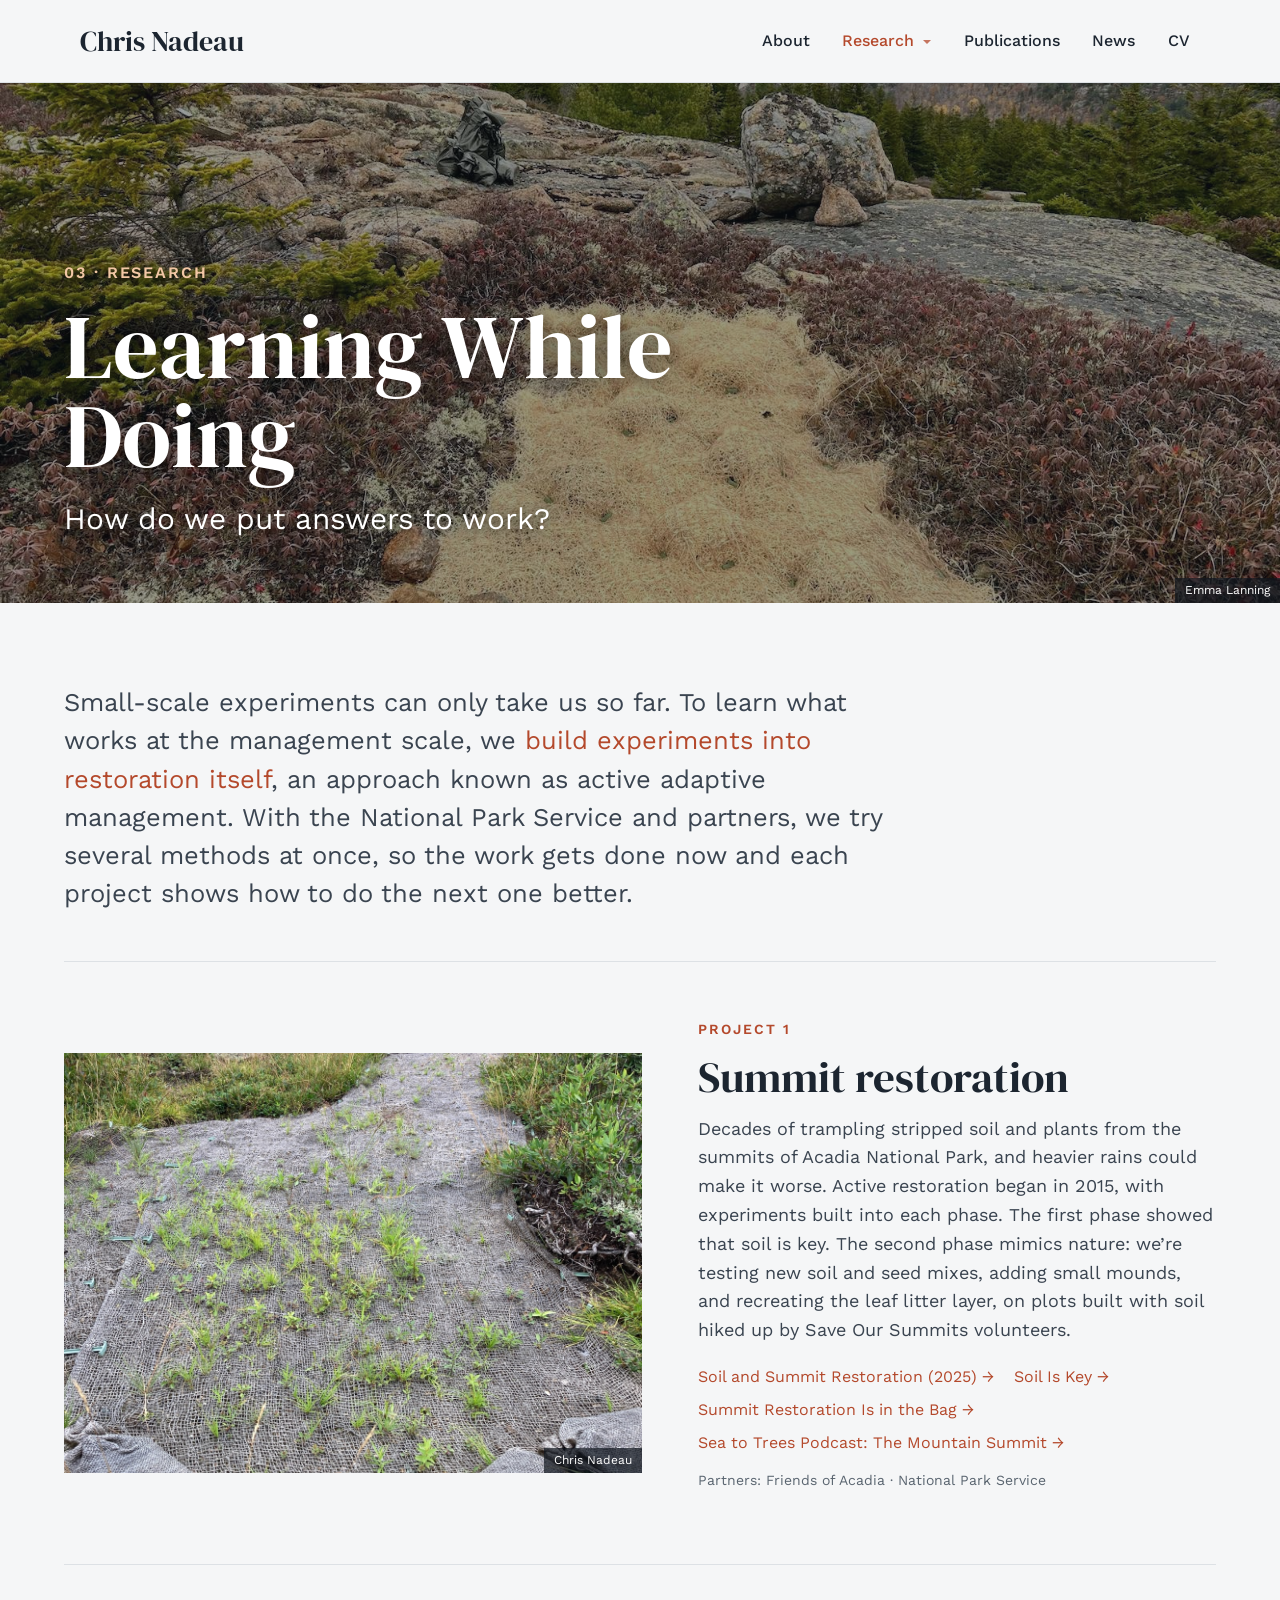
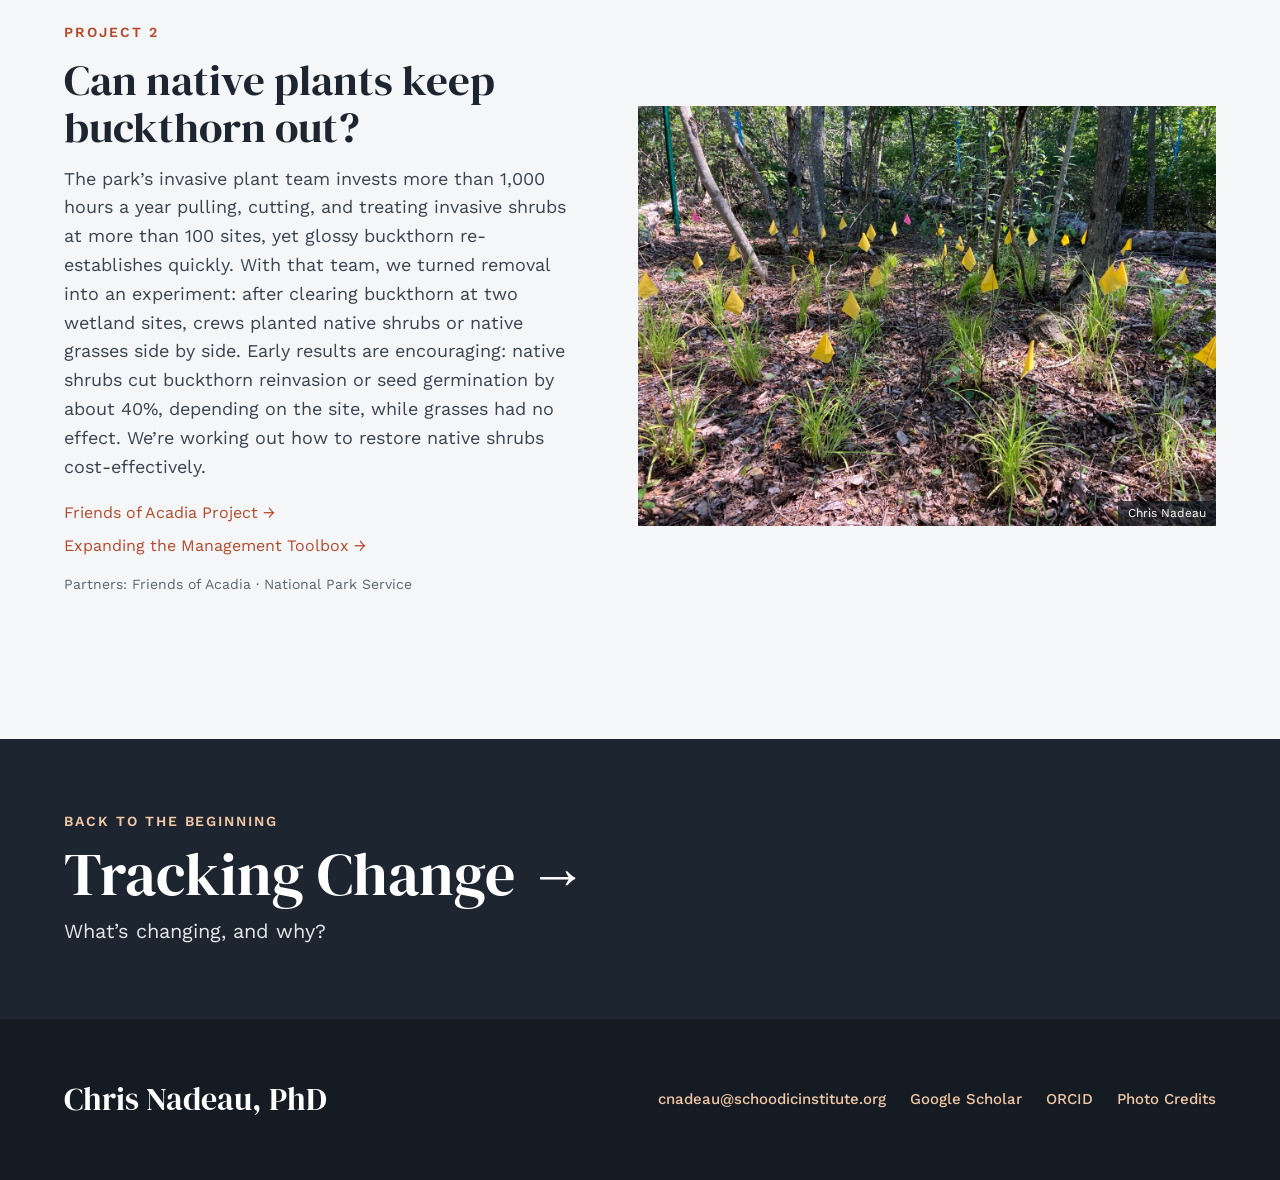
<file: docs/research/learning-while-doing.html>
<!DOCTYPE html>
<html xmlns="http://www.w3.org/1999/xhtml" lang="en" xml:lang="en"><head>

<meta charset="utf-8">
<meta name="generator" content="quarto-1.10.18">

<meta name="viewport" content="width=device-width, initial-scale=1.0, user-scalable=yes">

<meta name="description" content="How do we put answers to work? Learning while doing on Acadia’s summits and in its wetlands.">

<title>Learning While Doing – Chris Nadeau</title>
<style>
/* Default styles provided by pandoc.
** See https://pandoc.org/MANUAL.html#variables-for-html for config info.
*/
span.smallcaps{font-variant: small-caps;}
div.columns{display: flex; gap: 1.5em;}
div.column{flex: auto;}
@media screen {
div.columns{gap: min(4vw, 1.5em);}
div.column{overflow-x: auto;}
}
div.hanging-indent{margin-left: 1.5em; text-indent: -1.5em;}
ul.task-list{list-style: none;}
ul.task-list li input[type="checkbox"] {
  width: 0.8em;
  margin: 0 0.8em 0.2em -1em; /* quarto-specific, see https://github.com/quarto-dev/quarto-cli/issues/4556 */ 
  vertical-align: middle;
}
</style>


<script src="../site_libs/quarto-nav/quarto-nav.js"></script>
<script src="../site_libs/quarto-nav/headroom.min.js"></script>
<script src="../site_libs/clipboard/clipboard.min.js"></script>
<script src="../site_libs/quarto-html/quarto.js" type="module"></script>
<script src="../site_libs/quarto-html/tabsets/tabsets.js" type="module"></script>
<script src="../site_libs/quarto-html/popper.min.js"></script>
<script src="../site_libs/quarto-html/tippy.umd.min.js"></script>
<link href="../site_libs/quarto-html/tippy.css" rel="stylesheet">
<link href="../site_libs/quarto-html/quarto-syntax-highlighting-64a204ab8560d761af7679ceaba22944.css" rel="stylesheet" id="quarto-text-highlighting-styles">
<script src="../site_libs/bootstrap/bootstrap.min.js"></script>
<link href="../site_libs/bootstrap/bootstrap-icons.css" rel="stylesheet">
<link href="../site_libs/bootstrap/bootstrap-e0b0c740137b4b82c1e8a24b6840a255.min.css" rel="stylesheet" append-hash="true" id="quarto-bootstrap" data-mode="light">
<script id="quarto-search-options" type="application/json">{
  "language": {
    "search-no-results-text": "No results",
    "search-matching-documents-text": "matching documents",
    "search-copy-link-title": "Copy link to search",
    "search-hide-matches-text": "Hide additional matches",
    "search-more-match-text": "more match in this document",
    "search-more-matches-text": "more matches in this document",
    "search-clear-button-title": "Clear",
    "search-text-placeholder": "",
    "search-detached-cancel-button-title": "Cancel",
    "search-submit-button-title": "Submit",
    "search-label": "Search"
  }
}</script>
<meta name="google-site-verification" content="mqjM2YDwqE8_N7JUd4ypHAAg_Rs0Ggv6HcolazH4p-o">
<script data-goatcounter="https://cpnadeau.goatcounter.com/count" async="" src="https://gc.zgo.at/count.js"></script>


</head>

<body class="nav-fixed fullcontent quarto-light">

<div id="quarto-search-results"></div>
  <header id="quarto-header" class="headroom fixed-top">
    <nav class="navbar navbar-expand-lg " data-bs-theme="dark">
      <div class="navbar-container container-fluid">
      <div class="navbar-brand-container mx-auto">
    <a class="navbar-brand" href="../index.html">
    <span class="navbar-title">Chris Nadeau</span>
    </a>
  </div>
          <button class="navbar-toggler" type="button" data-bs-toggle="collapse" data-bs-target="#navbarCollapse" aria-controls="navbarCollapse" role="menu" aria-expanded="false" aria-label="Toggle navigation" onclick="if (window.quartoToggleHeadroom) { window.quartoToggleHeadroom(); }">
  <span class="navbar-toggler-icon"></span>
</button>
          <div class="collapse navbar-collapse" id="navbarCollapse">
            <ul class="navbar-nav navbar-nav-scroll ms-auto">
  <li class="nav-item">
    <a class="nav-link" href="../about.html"> 
<span class="menu-text">About</span></a>
  </li>  
  <li class="nav-item dropdown ">
    <a class="nav-link dropdown-toggle" href="#" id="nav-menu-research" role="link" data-bs-toggle="dropdown" aria-expanded="false">
 <span class="menu-text">Research</span>
    </a>
    <ul class="dropdown-menu dropdown-menu-end" aria-labelledby="nav-menu-research">    
        <li>
    <a class="dropdown-item" href="../research/index.html">
 <span class="dropdown-text">All Research</span></a>
  </li>  
        <li>
    <a class="dropdown-item" href="../research/tracking-change.html">
 <span class="dropdown-text">Tracking Change</span></a>
  </li>  
        <li>
    <a class="dropdown-item" href="../research/testing-solutions.html">
 <span class="dropdown-text">Testing Solutions</span></a>
  </li>  
        <li>
    <a class="dropdown-item" href="../research/learning-while-doing.html">
 <span class="dropdown-text">Learning While Doing</span></a>
  </li>  
    </ul>
  </li>
  <li class="nav-item">
    <a class="nav-link" href="../publications.html"> 
<span class="menu-text">Publications</span></a>
  </li>  
  <li class="nav-item">
    <a class="nav-link" href="../news.html"> 
<span class="menu-text">News</span></a>
  </li>  
  <li class="nav-item">
    <a class="nav-link" href="../cv.html"> 
<span class="menu-text">CV</span></a>
  </li>  
</ul>
          </div> <!-- /navcollapse -->
            <div class="quarto-navbar-tools">
</div>
      </div> <!-- /container-fluid -->
    </nav>
</header>
<!-- content -->
<div id="quarto-content" class="quarto-container page-layout-custom page-navbar">
<!-- sidebar -->
<!-- margin-sidebar -->
<!-- main -->




<!--
  RESEARCH PAGE: LEARNING WHILE DOING
  Edit the text freely. The ::: lines mark page sections; leave them in place.

  Each ::: project block:
    - the photo (or a line starting "Photo needed · ..." if there isn't one yet)
    - ## Title
    - the description
    - a list of links. A link without its address yet is plain text, e.g.
        - Portland Press Herald story [URL] →
      When you have the address, make it a link:
        - [Portland Press Herald story →](https://...)
    - Partners: ...
  Projects are numbered and alternate sides automatically.
-->
<div class="hero theme-hero">
<span class="photo"><img src="../images/1d5929a1-ede1-4823-9c3f-73071e5592c5.jpg" alt="Summit restoration plot outlined with stones" loading="eager" style="object-position: center 65%"><span class="photo-credit">Emma Lanning</span></span>
<div class="hero-text">
<p><span class="hero-label">03 · Research</span></p>
<h1 id="learning-while-doing">Learning While Doing</h1>
<p>How do we put answers to work?</p>
</div>
</div>
<div class="overview">
<p>Small-scale experiments can only take us so far. To learn what works at the management scale, we <a href="https://doi.org/10.1016/j.biocon.2023.110374">build experiments into restoration itself</a>, an approach known as active adaptive management. With the National Park Service and partners, we try several methods at once, so the work gets done now and each project shows how to do the next one better.</p>
</div>
<div class="projects wrap">
<div class="project">
<div class="project-photo">
<span class="photo"><img src="../images/IMG_4601.jpg" alt="Seedlings growing through erosion control fabric on a summit" loading="lazy"><span class="photo-credit">Chris Nadeau</span></span>
</div>
<div class="project-text">
<p><span class="eyebrow">Project 1</span></p>
<h2 id="summit-restoration">Summit restoration</h2>
<p>Decades of trampling stripped soil and plants from the summits of Acadia National Park, and heavier rains could make it worse. Active restoration began in 2015, with experiments built into each phase. The first phase showed that soil is key. The second phase mimics nature: we’re testing new soil and seed mixes, adding small mounds, and recreating the leaf litter layer, on plots built with soil hiked up by Save Our Summits volunteers.</p>
<ul>
<li><a href="https://doi.org/10.1111/avsc.70034">Soil and Summit Restoration (2025) →</a></li>
<li><a href="https://schoodicinstitute.org/soil-is-key/">Soil Is Key →</a></li>
<li><a href="https://friendsofacadia.org/restoration-projects/summit-restoration-save-our-summits/">Summit Restoration Is in the Bag →</a></li>
<li><a href="https://schoodicinstitute.org/sea-to-trees-season-4-episode-2/">Sea to Trees Podcast: The Mountain Summit →</a></li>
</ul>
<div class="partners">
<p>Partners: Friends of Acadia · National Park Service</p>
</div>
</div>
</div>
<div class="project flip">
<div class="project-photo">
<span class="photo"><img src="../images/IMG_3960.jpg" alt="Native plantings marked with yellow flags in a forest understory" loading="lazy"><span class="photo-credit">Chris Nadeau</span></span>
</div>
<div class="project-text">
<p><span class="eyebrow">Project 2</span></p>
<h2 id="can-native-plants-keep-buckthorn-out">Can native plants keep buckthorn out?</h2>
<p>The park’s invasive plant team invests more than 1,000 hours a year pulling, cutting, and treating invasive shrubs at more than 100 sites, yet glossy buckthorn re-establishes quickly. With that team, we turned removal into an experiment: after clearing buckthorn at two wetland sites, crews planted native shrubs or native grasses side by side. Early results are encouraging: native shrubs cut buckthorn reinvasion or seed germination by about 40%, depending on the site, while grasses had no effect. We’re working out how to restore native shrubs cost-effectively.</p>
<ul>
<li><a href="https://friendsofacadia.org/restoration-projects/experiment-native-plants-glossy-buckthorn/">Friends of Acadia Project →</a></li>
<li><a href="https://schoodicinstitute.org/expanding-the-management-toolbox-for-glossy-buckthorn-in-acadia/">Expanding the Management Toolbox →</a></li>
</ul>
<div class="partners">
<p>Partners: Friends of Acadia · National Park Service</p>
</div>
</div>
</div>
</div>
<div class="next">
<p><span class="eyebrow">Back to the beginning</span></p>
<p><a href="../research/tracking-change.html" class="stretched-link">Tracking Change →</a></p>
<p>What’s changing, and why?</p>
</div>




<script>
// Filter buttons on the Publications and News pages, and the "Research" menu
// highlight on the research pages. Text and data live in the .qmd and .yml files.
(function () {
  document.querySelectorAll("[data-filter-list]").forEach(function (box) {
    var list = document.getElementById(box.dataset.filterList);
    if (!list) return;
    var items = list.querySelectorAll(".row-item");
    var count = box.querySelector(".filter-count");
    var rows = box.querySelectorAll(".chip-row");
    var chosen = {};
    // On phones the filter buttons fold away behind one "Filter" button (see .filter-toggle in custom.scss).
    var panel = document.createElement("div");
    panel.className = "filter-panel";
    panel.id = box.dataset.filterList + "-filter-panel";
    rows[0].parentNode.insertBefore(panel, rows[0]);
    rows.forEach(function (row) { panel.appendChild(row); });
    var toggle = document.createElement("button");
    toggle.type = "button";
    toggle.className = "filter-toggle";
    toggle.setAttribute("aria-controls", panel.id);
    toggle.setAttribute("aria-expanded", "false");
    box.insertBefore(toggle, panel);
    toggle.addEventListener("click", function () {
      var open = box.classList.toggle("open");
      toggle.setAttribute("aria-expanded", open ? "true" : "false");
    });
    // News: with no filter chosen, show only the newest year until "Show all years" is pressed.
    var latest = box.dataset.latest;
    var showAll = !latest;
    var moreBtn = document.querySelector('[data-show-all="' + box.dataset.filterList + '"]');
    if (moreBtn) {
      moreBtn.hidden = false;
      moreBtn.addEventListener("click", function () {
        showAll = !showAll;
        apply();
      });
    }
    function apply() {
      var shown = 0;
      var active = Object.keys(chosen).filter(function (key) { return chosen[key] !== "all"; }).length;
      var filtering = active > 0;
      toggle.textContent = active ? "Filter (" + active + " on)" : "Filter";
      var latestOnly = !showAll && !filtering;
      items.forEach(function (it) {
        var ok = Object.keys(chosen).every(function (key) {
          var want = chosen[key];
          return want === "all" || (it.dataset[key] || "").split(" ").indexOf(want) !== -1;
        });
        if (ok && latestOnly) ok = it.dataset.year === latest;
        it.hidden = !ok;
        if (ok) shown++;
      });
      if (count) {
        count.textContent = latestOnly
          ? "Showing " + latest + ": " + shown + " of " + items.length
          : "Showing " + shown + " of " + items.length;
      }
      if (moreBtn) {
        moreBtn.hidden = filtering;
        moreBtn.textContent = showAll ? "Show " + latest + " only" : "Show all " + items.length + " items";
        moreBtn.setAttribute("aria-expanded", showAll ? "true" : "false");
      }
    }
    rows.forEach(function (row) {
      var key = row.dataset.filterKey;
      chosen[key] = "all";
      row.hidden = false;
      row.addEventListener("click", function (e) {
        var btn = e.target.closest(".chip");
        if (!btn) return;
        chosen[key] = btn.dataset.value;
        row.querySelectorAll(".chip").forEach(function (b) {
          b.setAttribute("aria-pressed", b === btn ? "true" : "false");
        });
        apply();
      });
    });
    apply();
  });

  if (/\/research\//.test(location.pathname)) {
    var menu = document.getElementById("nav-menu-research");
    if (menu) menu.classList.add("active");
    var page = location.pathname.split("/").pop() || "index.html";
    document.querySelectorAll(".navbar .dropdown-item").forEach(function (a) {
      if ((a.getAttribute("href") || "").split("/").pop() === page) {
        a.classList.add("active");
        a.setAttribute("aria-current", "page");
      }
    });
  }
})();
</script>
<script id="quarto-html-after-body" type="application/javascript">
  window.document.addEventListener("DOMContentLoaded", function (event) {
    const isCodeAnnotation = (el) => {
      for (const clz of el.classList) {
        if (clz.startsWith('code-annotation-')) {                     
          return true;
        }
      }
      return false;
    }
    const onCopySuccess = function(e) {
      // button target
      const button = e.trigger;
      // don't keep focus
      button.blur();
      // flash "checked"
      button.classList.add('code-copy-button-checked');
      var currentTitle = button.getAttribute("title");
      button.setAttribute("title", "Copied!");
      let tooltip;
      if (window.bootstrap) {
        button.setAttribute("data-bs-toggle", "tooltip");
        button.setAttribute("data-bs-placement", "left");
        button.setAttribute("data-bs-title", "Copied!");
        tooltip = new bootstrap.Tooltip(button, 
          { trigger: "manual", 
            customClass: "code-copy-button-tooltip",
            offset: [0, -8]});
        tooltip.show();    
      }
      setTimeout(function() {
        if (tooltip) {
          tooltip.hide();
          button.removeAttribute("data-bs-title");
          button.removeAttribute("data-bs-toggle");
          button.removeAttribute("data-bs-placement");
        }
        button.setAttribute("title", currentTitle);
        button.classList.remove('code-copy-button-checked');
      }, 1000);
      // clear code selection
      e.clearSelection();
    }
    const getTextToCopy = function(trigger) {
      const outerScaffold = trigger.parentElement.cloneNode(true);
      const codeEl = outerScaffold.querySelector('code');
      for (const childEl of codeEl.children) {
        if (isCodeAnnotation(childEl)) {
          childEl.remove();
        }
      }
      return codeEl.innerText;
    }
    const clipboard = new window.ClipboardJS('.code-copy-button:not([data-in-quarto-modal])', {
      text: getTextToCopy
    });
    clipboard.on('success', onCopySuccess);
    if (window.document.getElementById('quarto-embedded-source-code-modal')) {
      const clipboardModal = new window.ClipboardJS('.code-copy-button[data-in-quarto-modal]', {
        text: getTextToCopy,
        container: window.document.getElementById('quarto-embedded-source-code-modal')
      });
      clipboardModal.on('success', onCopySuccess);
    }
      var localhostRegex = new RegExp(/^(?:http|https):\/\/localhost\:?[0-9]*\//);
      var mailtoRegex = new RegExp(/^mailto:/);
        var filterRegex = new RegExp("https:\/\/cpnadeau\.github\.io");
      var isInternal = (href) => {
          return filterRegex.test(href) || localhostRegex.test(href) || mailtoRegex.test(href);
      }
      // Inspect non-navigation links and adorn them if external
     var links = window.document.querySelectorAll('a[href]:not(.nav-link):not(.navbar-brand):not(.toc-action):not(.sidebar-link):not(.sidebar-item-toggle):not(.pagination-link):not(.no-external):not([aria-hidden]):not(.dropdown-item):not(.quarto-navigation-tool):not(.about-link)');
      for (var i=0; i<links.length; i++) {
        const link = links[i];
        if (!isInternal(link.href)) {
          // undo the damage that might have been done by quarto-nav.js in the case of
          // links that we want to consider external
          if (link.dataset.originalHref !== undefined) {
            link.href = link.dataset.originalHref;
          }
        }
      }
    function tippyHover(el, contentFn, onTriggerFn, onUntriggerFn) {
      const config = {
        allowHTML: true,
        maxWidth: 500,
        delay: 100,
        arrow: false,
        appendTo: function(el) {
            return el.parentElement;
        },
        interactive: true,
        interactiveBorder: 10,
        theme: 'quarto',
        placement: 'bottom-start',
      };
      if (contentFn) {
        config.content = contentFn;
      }
      if (onTriggerFn) {
        config.onTrigger = onTriggerFn;
      }
      if (onUntriggerFn) {
        config.onUntrigger = onUntriggerFn;
      }
      window.tippy(el, config); 
    }
    const noterefs = window.document.querySelectorAll('a[role="doc-noteref"]');
    for (var i=0; i<noterefs.length; i++) {
      const ref = noterefs[i];
      tippyHover(ref, function() {
        // use id or data attribute instead here
        let href = ref.getAttribute('data-footnote-href') || ref.getAttribute('href');
        try { href = new URL(href).hash; } catch {}
        const id = href.replace(/^#\/?/, "");
        const note = window.document.getElementById(id);
        if (note) {
          return note.innerHTML;
        } else {
          return "";
        }
      });
    }
    const xrefs = window.document.querySelectorAll('a.quarto-xref');
    const processXRef = (id, note) => {
      // Strip column container classes
      const stripColumnClz = (el) => {
        el.classList.remove("page-full", "page-columns");
        if (el.children) {
          for (const child of el.children) {
            stripColumnClz(child);
          }
        }
      }
      stripColumnClz(note)
      if (id === null || id.startsWith('sec-')) {
        // Special case sections, only their first couple elements
        const container = document.createElement("div");
        if (note.children && note.children.length > 2) {
          container.appendChild(note.children[0].cloneNode(true));
          for (let i = 1; i < note.children.length; i++) {
            const child = note.children[i];
            if (child.tagName === "P" && child.innerText === "") {
              continue;
            } else {
              container.appendChild(child.cloneNode(true));
              break;
            }
          }
          if (window.Quarto?.typesetMath) {
            window.Quarto.typesetMath(container);
          }
          return container.innerHTML
        } else {
          if (window.Quarto?.typesetMath) {
            window.Quarto.typesetMath(note);
          }
          return note.innerHTML;
        }
      } else {
        // Remove any anchor links if they are present
        const anchorLink = note.querySelector('a.anchorjs-link');
        if (anchorLink) {
          anchorLink.remove();
        }
        if (window.Quarto?.typesetMath) {
          window.Quarto.typesetMath(note);
        }
        if (note.classList.contains("callout")) {
          return note.outerHTML;
        } else {
          return note.innerHTML;
        }
      }
    }
    for (var i=0; i<xrefs.length; i++) {
      const xref = xrefs[i];
      tippyHover(xref, undefined, function(instance) {
        instance.disable();
        let url = xref.getAttribute('href');
        let hash = undefined; 
        if (url.startsWith('#')) {
          hash = url;
        } else {
          try { hash = new URL(url).hash; } catch {}
        }
        if (hash) {
          const id = hash.replace(/^#\/?/, "");
          const note = window.document.getElementById(id);
          if (note !== null) {
            try {
              const html = processXRef(id, note.cloneNode(true));
              instance.setContent(html);
            } finally {
              instance.enable();
              instance.show();
            }
          } else {
            // See if we can fetch this
            fetch(url.split('#')[0])
            .then(res => res.text())
            .then(html => {
              const parser = new DOMParser();
              const htmlDoc = parser.parseFromString(html, "text/html");
              const note = htmlDoc.getElementById(id);
              if (note !== null) {
                const html = processXRef(id, note);
                instance.setContent(html);
              } 
            }).finally(() => {
              instance.enable();
              instance.show();
            });
          }
        } else {
          // See if we can fetch a full url (with no hash to target)
          // This is a special case and we should probably do some content thinning / targeting
          fetch(url)
          .then(res => res.text())
          .then(html => {
            const parser = new DOMParser();
            const htmlDoc = parser.parseFromString(html, "text/html");
            const note = htmlDoc.querySelector('main.content');
            if (note !== null) {
              // This should only happen for chapter cross references
              // (since there is no id in the URL)
              // remove the first header
              if (note.children.length > 0 && note.children[0].tagName === "HEADER") {
                note.children[0].remove();
              }
              const html = processXRef(null, note);
              instance.setContent(html);
            } 
          }).finally(() => {
            instance.enable();
            instance.show();
          });
        }
      }, function(instance) {
      });
    }
        let selectedAnnoteEl;
        const selectorForAnnotation = ( cell, annotation) => {
          let cellAttr = 'data-code-cell="' + cell + '"';
          let lineAttr = 'data-code-annotation="' +  annotation + '"';
          const selector = 'span[' + cellAttr + '][' + lineAttr + ']';
          return selector;
        }
        const selectCodeLines = (annoteEl) => {
          const doc = window.document;
          const targetCell = annoteEl.getAttribute("data-target-cell");
          const targetAnnotation = annoteEl.getAttribute("data-target-annotation");
          const annoteSpan = window.document.querySelector(selectorForAnnotation(targetCell, targetAnnotation));
          const lines = annoteSpan.getAttribute("data-code-lines").split(",");
          const lineIds = lines.map((line) => {
            return targetCell + "-" + line;
          })
          let top = null;
          let height = null;
          let parent = null;
          if (lineIds.length > 0) {
              //compute the position of the single el (top and bottom and make a div)
              const el = window.document.getElementById(lineIds[0]);
              top = el.offsetTop;
              height = el.offsetHeight;
              parent = el.parentElement.parentElement;
            if (lineIds.length > 1) {
              const lastEl = window.document.getElementById(lineIds[lineIds.length - 1]);
              const bottom = lastEl.offsetTop + lastEl.offsetHeight;
              height = bottom - top;
            }
            if (top !== null && height !== null && parent !== null) {
              // cook up a div (if necessary) and position it 
              let div = window.document.getElementById("code-annotation-line-highlight");
              if (div === null) {
                div = window.document.createElement("div");
                div.setAttribute("id", "code-annotation-line-highlight");
                div.style.position = 'absolute';
                parent.appendChild(div);
              }
              div.style.top = top - 2 + "px";
              div.style.height = height + 4 + "px";
              div.style.left = 0;
              let gutterDiv = window.document.getElementById("code-annotation-line-highlight-gutter");
              if (gutterDiv === null) {
                gutterDiv = window.document.createElement("div");
                gutterDiv.setAttribute("id", "code-annotation-line-highlight-gutter");
                gutterDiv.style.position = 'absolute';
                const codeCell = window.document.getElementById(targetCell);
                const gutter = codeCell.querySelector('.code-annotation-gutter');
                gutter.appendChild(gutterDiv);
              }
              gutterDiv.style.top = top - 2 + "px";
              gutterDiv.style.height = height + 4 + "px";
            }
            selectedAnnoteEl = annoteEl;
          }
        };
        const unselectCodeLines = () => {
          const elementsIds = ["code-annotation-line-highlight", "code-annotation-line-highlight-gutter"];
          elementsIds.forEach((elId) => {
            const div = window.document.getElementById(elId);
            if (div) {
              div.remove();
            }
          });
          selectedAnnoteEl = undefined;
        };
          // Handle positioning of the toggle
      window.addEventListener(
        "resize",
        throttle(() => {
          elRect = undefined;
          if (selectedAnnoteEl) {
            selectCodeLines(selectedAnnoteEl);
          }
        }, 10)
      );
      function throttle(fn, ms) {
      let throttle = false;
      let timer;
        return (...args) => {
          if(!throttle) { // first call gets through
              fn.apply(this, args);
              throttle = true;
          } else { // all the others get throttled
              if(timer) clearTimeout(timer); // cancel #2
              timer = setTimeout(() => {
                fn.apply(this, args);
                timer = throttle = false;
              }, ms);
          }
        };
      }
        // Attach click handler to the DT
        const annoteDls = window.document.querySelectorAll('dt[data-target-cell]');
        for (const annoteDlNode of annoteDls) {
          annoteDlNode.addEventListener('click', (event) => {
            const clickedEl = event.target;
            if (clickedEl !== selectedAnnoteEl) {
              unselectCodeLines();
              const activeEl = window.document.querySelector('dt[data-target-cell].code-annotation-active');
              if (activeEl) {
                activeEl.classList.remove('code-annotation-active');
              }
              selectCodeLines(clickedEl);
              clickedEl.classList.add('code-annotation-active');
            } else {
              // Unselect the line
              unselectCodeLines();
              clickedEl.classList.remove('code-annotation-active');
            }
          });
        }
    const findCites = (el) => {
      const parentEl = el.parentElement;
      if (parentEl) {
        const cites = parentEl.dataset.cites;
        if (cites) {
          return {
            el,
            cites: cites.split(' ')
          };
        } else {
          return findCites(el.parentElement)
        }
      } else {
        return undefined;
      }
    };
    var bibliorefs = window.document.querySelectorAll('a[role="doc-biblioref"]');
    for (var i=0; i<bibliorefs.length; i++) {
      const ref = bibliorefs[i];
      const citeInfo = findCites(ref);
      if (citeInfo) {
        tippyHover(citeInfo.el, function() {
          var popup = window.document.createElement('div');
          citeInfo.cites.forEach(function(cite) {
            var citeDiv = window.document.createElement('div');
            citeDiv.classList.add('hanging-indent');
            citeDiv.classList.add('csl-entry');
            var biblioDiv = window.document.getElementById('ref-' + cite);
            if (biblioDiv) {
              citeDiv.innerHTML = biblioDiv.innerHTML;
            }
            popup.appendChild(citeDiv);
          });
          return popup.innerHTML;
        });
      }
    }
  });
  </script>
</div> <!-- /content -->
<footer class="footer">
  <div class="nav-footer">
    <div class="nav-footer-left">
<p>Chris Nadeau, PhD</p>
</div>   
    <div class="nav-footer-center">
      &nbsp;
    </div>
    <div class="nav-footer-right">
      <ul class="footer-items list-unstyled">
    <li class="nav-item">
 cnadeau@schoodicinstitute.org
  </li>  
    <li class="nav-item">
    <a class="nav-link" href="https://scholar.google.com/citations?user=ZDM7wgYAAAAJ&amp;hl=en">
<p>Google Scholar</p>
</a>
  </li>  
    <li class="nav-item">
    <a class="nav-link" href="https://orcid.org/0000-0002-3568-0793">
<p>ORCID</p>
</a>
  </li>  
    <li class="nav-item">
    <a class="nav-link" href="../photo-credits.html">
<p>Photo Credits</p>
</a>
  </li>  
</ul>
    </div>
  </div>
</footer>




</body></html>
</file>
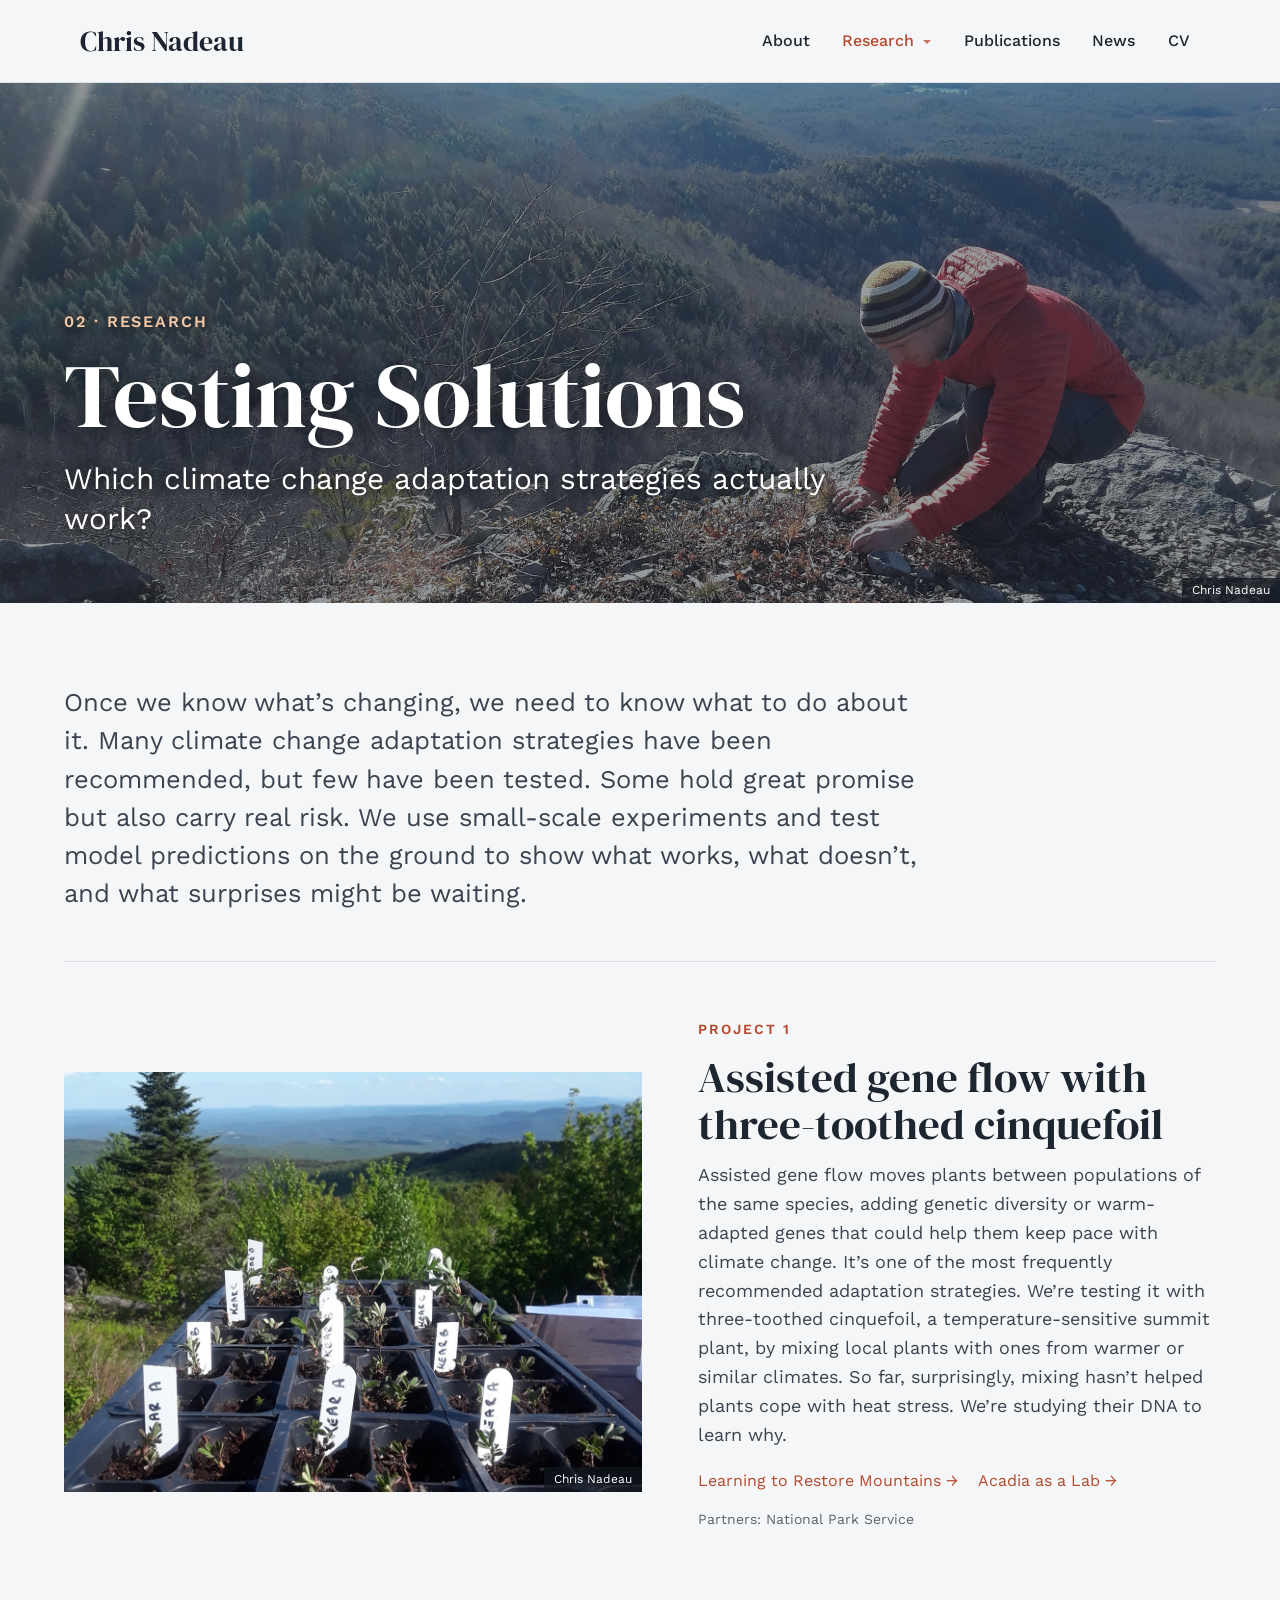
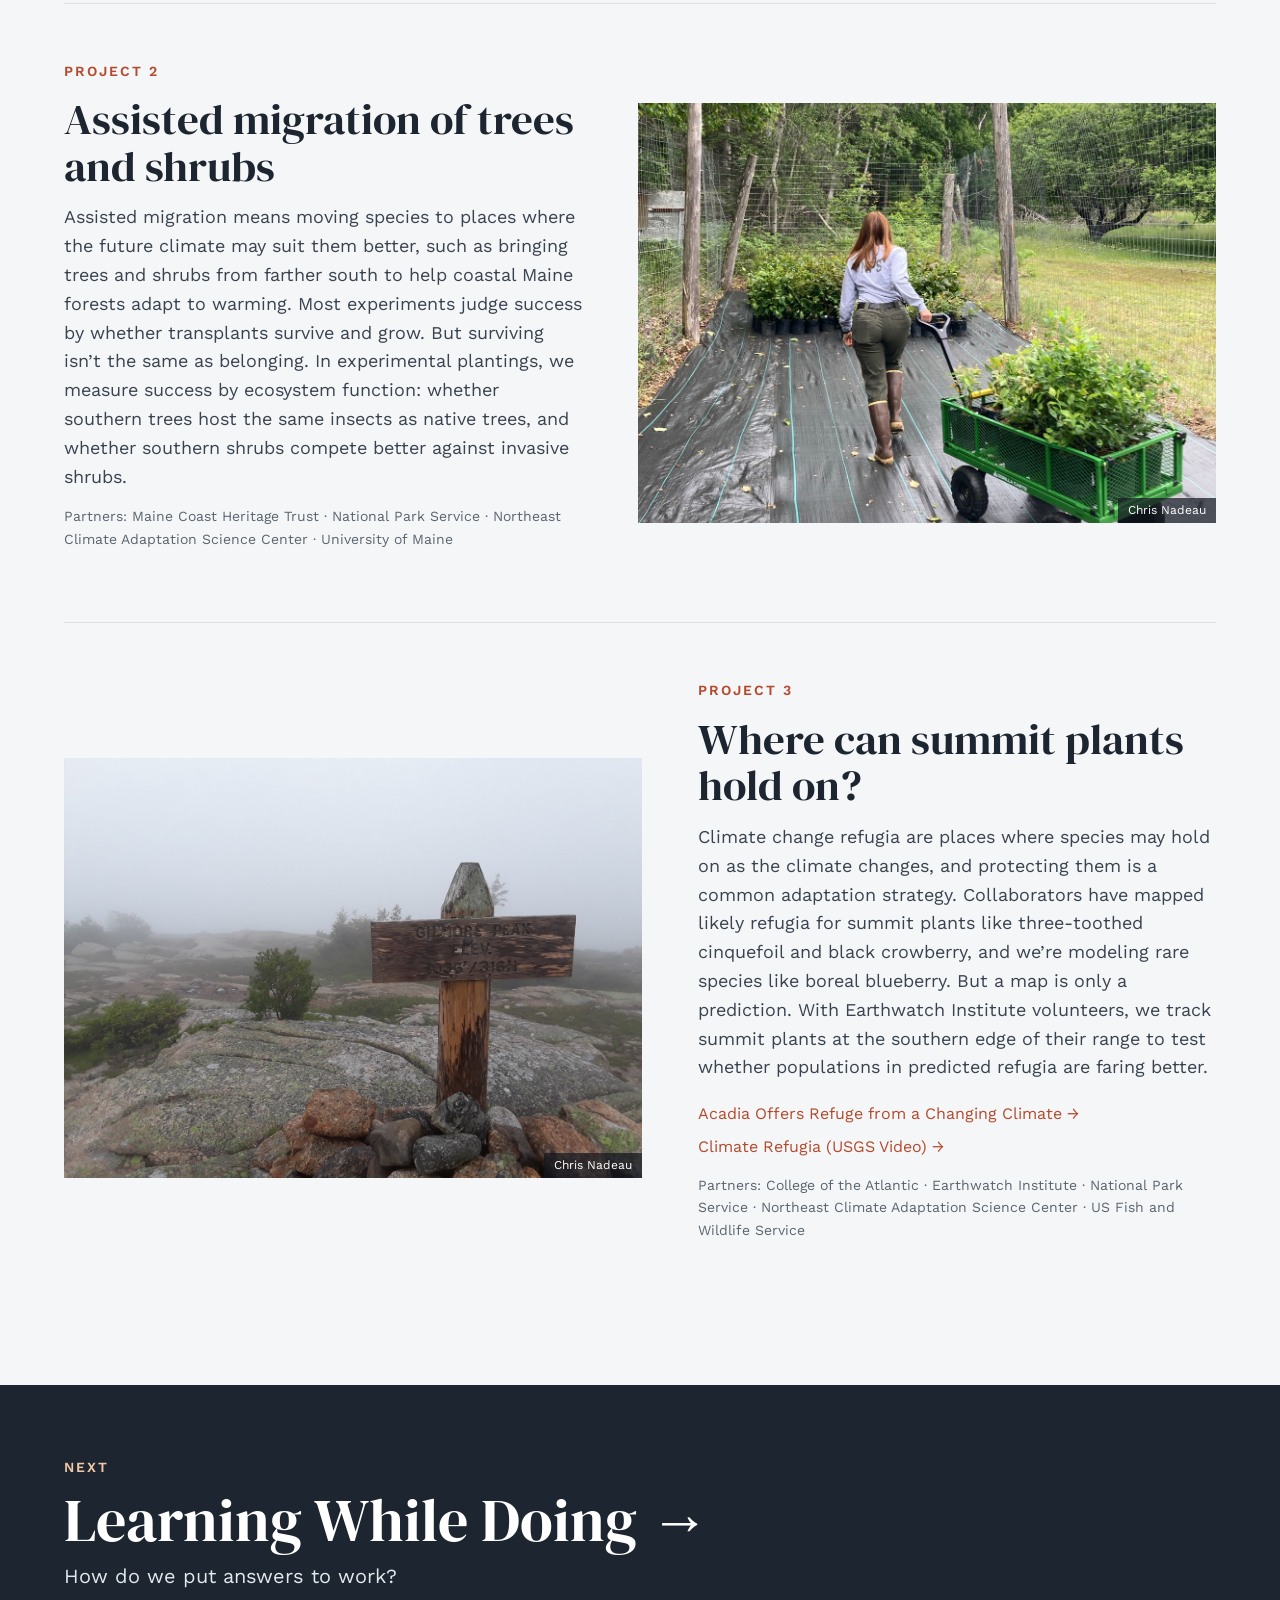
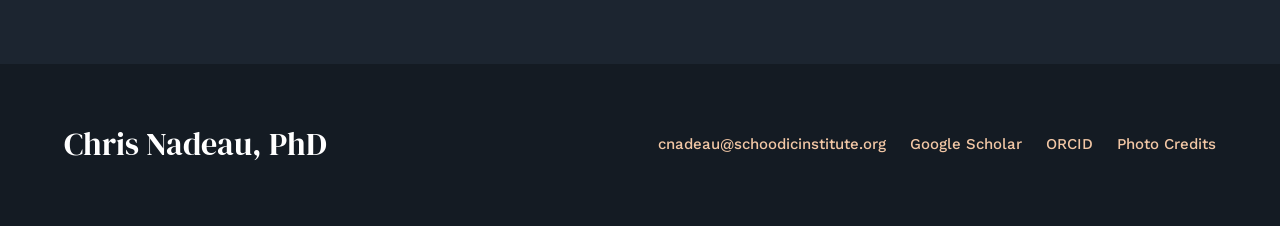
<file: docs/research/testing-solutions.html>
<!DOCTYPE html>
<html xmlns="http://www.w3.org/1999/xhtml" lang="en" xml:lang="en"><head>

<meta charset="utf-8">
<meta name="generator" content="quarto-1.10.18">

<meta name="viewport" content="width=device-width, initial-scale=1.0, user-scalable=yes">

<meta name="description" content="Which climate change adaptation strategies actually work?">

<title>Testing Solutions – Chris Nadeau</title>
<style>
/* Default styles provided by pandoc.
** See https://pandoc.org/MANUAL.html#variables-for-html for config info.
*/
span.smallcaps{font-variant: small-caps;}
div.columns{display: flex; gap: 1.5em;}
div.column{flex: auto;}
@media screen {
div.columns{gap: min(4vw, 1.5em);}
div.column{overflow-x: auto;}
}
div.hanging-indent{margin-left: 1.5em; text-indent: -1.5em;}
ul.task-list{list-style: none;}
ul.task-list li input[type="checkbox"] {
  width: 0.8em;
  margin: 0 0.8em 0.2em -1em; /* quarto-specific, see https://github.com/quarto-dev/quarto-cli/issues/4556 */ 
  vertical-align: middle;
}
</style>


<script src="../site_libs/quarto-nav/quarto-nav.js"></script>
<script src="../site_libs/quarto-nav/headroom.min.js"></script>
<script src="../site_libs/clipboard/clipboard.min.js"></script>
<script src="../site_libs/quarto-html/quarto.js" type="module"></script>
<script src="../site_libs/quarto-html/tabsets/tabsets.js" type="module"></script>
<script src="../site_libs/quarto-html/popper.min.js"></script>
<script src="../site_libs/quarto-html/tippy.umd.min.js"></script>
<link href="../site_libs/quarto-html/tippy.css" rel="stylesheet">
<link href="../site_libs/quarto-html/quarto-syntax-highlighting-64a204ab8560d761af7679ceaba22944.css" rel="stylesheet" id="quarto-text-highlighting-styles">
<script src="../site_libs/bootstrap/bootstrap.min.js"></script>
<link href="../site_libs/bootstrap/bootstrap-icons.css" rel="stylesheet">
<link href="../site_libs/bootstrap/bootstrap-e0b0c740137b4b82c1e8a24b6840a255.min.css" rel="stylesheet" append-hash="true" id="quarto-bootstrap" data-mode="light">
<script id="quarto-search-options" type="application/json">{
  "language": {
    "search-no-results-text": "No results",
    "search-matching-documents-text": "matching documents",
    "search-copy-link-title": "Copy link to search",
    "search-hide-matches-text": "Hide additional matches",
    "search-more-match-text": "more match in this document",
    "search-more-matches-text": "more matches in this document",
    "search-clear-button-title": "Clear",
    "search-text-placeholder": "",
    "search-detached-cancel-button-title": "Cancel",
    "search-submit-button-title": "Submit",
    "search-label": "Search"
  }
}</script>
<meta name="google-site-verification" content="mqjM2YDwqE8_N7JUd4ypHAAg_Rs0Ggv6HcolazH4p-o">
<script data-goatcounter="https://cpnadeau.goatcounter.com/count" async="" src="https://gc.zgo.at/count.js"></script>


</head>

<body class="nav-fixed fullcontent quarto-light">

<div id="quarto-search-results"></div>
  <header id="quarto-header" class="headroom fixed-top">
    <nav class="navbar navbar-expand-lg " data-bs-theme="dark">
      <div class="navbar-container container-fluid">
      <div class="navbar-brand-container mx-auto">
    <a class="navbar-brand" href="../index.html">
    <span class="navbar-title">Chris Nadeau</span>
    </a>
  </div>
          <button class="navbar-toggler" type="button" data-bs-toggle="collapse" data-bs-target="#navbarCollapse" aria-controls="navbarCollapse" role="menu" aria-expanded="false" aria-label="Toggle navigation" onclick="if (window.quartoToggleHeadroom) { window.quartoToggleHeadroom(); }">
  <span class="navbar-toggler-icon"></span>
</button>
          <div class="collapse navbar-collapse" id="navbarCollapse">
            <ul class="navbar-nav navbar-nav-scroll ms-auto">
  <li class="nav-item">
    <a class="nav-link" href="../about.html"> 
<span class="menu-text">About</span></a>
  </li>  
  <li class="nav-item dropdown ">
    <a class="nav-link dropdown-toggle" href="#" id="nav-menu-research" role="link" data-bs-toggle="dropdown" aria-expanded="false">
 <span class="menu-text">Research</span>
    </a>
    <ul class="dropdown-menu dropdown-menu-end" aria-labelledby="nav-menu-research">    
        <li>
    <a class="dropdown-item" href="../research/index.html">
 <span class="dropdown-text">All Research</span></a>
  </li>  
        <li>
    <a class="dropdown-item" href="../research/tracking-change.html">
 <span class="dropdown-text">Tracking Change</span></a>
  </li>  
        <li>
    <a class="dropdown-item" href="../research/testing-solutions.html">
 <span class="dropdown-text">Testing Solutions</span></a>
  </li>  
        <li>
    <a class="dropdown-item" href="../research/learning-while-doing.html">
 <span class="dropdown-text">Learning While Doing</span></a>
  </li>  
    </ul>
  </li>
  <li class="nav-item">
    <a class="nav-link" href="../publications.html"> 
<span class="menu-text">Publications</span></a>
  </li>  
  <li class="nav-item">
    <a class="nav-link" href="../news.html"> 
<span class="menu-text">News</span></a>
  </li>  
  <li class="nav-item">
    <a class="nav-link" href="../cv.html"> 
<span class="menu-text">CV</span></a>
  </li>  
</ul>
          </div> <!-- /navcollapse -->
            <div class="quarto-navbar-tools">
</div>
      </div> <!-- /container-fluid -->
    </nav>
</header>
<!-- content -->
<div id="quarto-content" class="quarto-container page-layout-custom page-navbar">
<!-- sidebar -->
<!-- margin-sidebar -->
<!-- main -->




<!--
  RESEARCH PAGE: TESTING SOLUTIONS
  Edit the text freely. The ::: lines mark page sections; leave them in place.

  Each ::: project block:
    - the photo (or a line starting "Photo needed · ..." if there isn't one yet)
    - ## Title
    - the description
    - a list of links. A link without its address yet is plain text, e.g.
        - Portland Press Herald story [URL] →
      When you have the address, make it a link:
        - [Portland Press Herald story →](https://...)
    - Partners: ...
  Projects are numbered and alternate sides automatically.
-->
<div class="hero theme-hero">
<span class="photo"><img src="../images/20201124_122034.jpg" alt="Researcher working on a rocky slope above forested ridges" loading="eager" style="object-position: center 40%"><span class="photo-credit">Chris Nadeau</span></span>
<div class="hero-text">
<p><span class="hero-label">02 · Research</span></p>
<h1 id="testing-solutions">Testing Solutions</h1>
<p>Which climate change adaptation strategies actually work?</p>
</div>
</div>
<div class="overview">
<p>Once we know what’s changing, we need to know what to do about it. Many climate change adaptation strategies have been recommended, but few have been tested. Some hold great promise but also carry real risk. We use small-scale experiments and test model predictions on the ground to show what works, what doesn’t, and what surprises might be waiting.</p>
</div>
<div class="projects wrap">
<div class="project">
<div class="project-photo">
<span class="photo"><img src="../images/20210527_165006.jpg" alt="Labeled seedling trays on a summit with forested hills behind" loading="lazy"><span class="photo-credit">Chris Nadeau</span></span>
</div>
<div class="project-text">
<p><span class="eyebrow">Project 1</span></p>
<h2 id="assisted-gene-flow-with-three-toothed-cinquefoil">Assisted gene flow with three-toothed cinquefoil</h2>
<p>Assisted gene flow moves plants between populations of the same species, adding genetic diversity or warm-adapted genes that could help them keep pace with climate change. It’s one of the most frequently recommended adaptation strategies. We’re testing it with three-toothed cinquefoil, a temperature-sensitive summit plant, by mixing local plants with ones from warmer or similar climates. So far, surprisingly, mixing hasn’t helped plants cope with heat stress. We’re studying their DNA to learn why.</p>
<ul>
<li><a href="https://www.nps.gov/articles/000/nadeau_summits.htm">Learning to Restore Mountains →</a></li>
<li><a href="https://www.sierraclub.org/sierra/2024-4-winter/feature/acadia-national-park-laboratory-climate-change-mitigation-efforts">Acadia as a Lab →</a></li>
</ul>
<div class="partners">
<p>Partners: National Park Service</p>
</div>
</div>
</div>
<div class="project flip">
<div class="project-photo">
<span class="photo"><img src="../images/IMG_3822.jpg" alt="Person pulling a wagon of potted native shrubs past fenced planting beds" loading="lazy" style="object-position: center 60%"><span class="photo-credit">Chris Nadeau</span></span>
</div>
<div class="project-text">
<p><span class="eyebrow">Project 2</span></p>
<h2 id="assisted-migration-of-trees-and-shrubs">Assisted migration of trees and shrubs</h2>
<p>Assisted migration means moving species to places where the future climate may suit them better, such as bringing trees and shrubs from farther south to help coastal Maine forests adapt to warming. Most experiments judge success by whether transplants survive and grow. But surviving isn’t the same as belonging. In experimental plantings, we measure success by ecosystem function: whether southern trees host the same insects as native trees, and whether southern shrubs compete better against invasive shrubs.</p>
<div class="partners">
<p>Partners: Maine Coast Heritage Trust · National Park Service · Northeast Climate Adaptation Science Center · University of Maine</p>
</div>
</div>
</div>
<div class="project">
<div class="project-photo">
<span class="photo"><img src="../images/20210627_081806.jpg" alt="Trail sign on a foggy granite summit" loading="lazy"><span class="photo-credit">Chris Nadeau</span></span>
</div>
<div class="project-text">
<p><span class="eyebrow">Project 3</span></p>
<h2 id="where-can-summit-plants-hold-on">Where can summit plants hold on?</h2>
<p>Climate change refugia are places where species may hold on as the climate changes, and protecting them is a common adaptation strategy. Collaborators have mapped likely refugia for summit plants like three-toothed cinquefoil and black crowberry, and we’re modeling rare species like boreal blueberry. But a map is only a prediction. With Earthwatch Institute volunteers, we track summit plants at the southern edge of their range to test whether populations in predicted refugia are faring better.</p>
<ul>
<li><a href="https://schoodicinstitute.org/acadia-offers-refuge-from-a-changing-climate/">Acadia Offers Refuge from a Changing Climate →</a></li>
<li><a href="https://www.usgs.gov/media/videos/climate-refugia-a-buffer-climate-change">Climate Refugia (USGS Video) →</a></li>
</ul>
<div class="partners">
<p>Partners: College of the Atlantic · Earthwatch Institute · National Park Service · Northeast Climate Adaptation Science Center · US Fish and Wildlife Service</p>
</div>
</div>
</div>
</div>
<div class="next">
<p><span class="eyebrow">Next</span></p>
<p><a href="../research/learning-while-doing.html" class="stretched-link">Learning While Doing →</a></p>
<p>How do we put answers to work?</p>
</div>




<script>
// Filter buttons on the Publications and News pages, and the "Research" menu
// highlight on the research pages. Text and data live in the .qmd and .yml files.
(function () {
  document.querySelectorAll("[data-filter-list]").forEach(function (box) {
    var list = document.getElementById(box.dataset.filterList);
    if (!list) return;
    var items = list.querySelectorAll(".row-item");
    var count = box.querySelector(".filter-count");
    var rows = box.querySelectorAll(".chip-row");
    var chosen = {};
    // On phones the filter buttons fold away behind one "Filter" button (see .filter-toggle in custom.scss).
    var panel = document.createElement("div");
    panel.className = "filter-panel";
    panel.id = box.dataset.filterList + "-filter-panel";
    rows[0].parentNode.insertBefore(panel, rows[0]);
    rows.forEach(function (row) { panel.appendChild(row); });
    var toggle = document.createElement("button");
    toggle.type = "button";
    toggle.className = "filter-toggle";
    toggle.setAttribute("aria-controls", panel.id);
    toggle.setAttribute("aria-expanded", "false");
    box.insertBefore(toggle, panel);
    toggle.addEventListener("click", function () {
      var open = box.classList.toggle("open");
      toggle.setAttribute("aria-expanded", open ? "true" : "false");
    });
    // News: with no filter chosen, show only the newest year until "Show all years" is pressed.
    var latest = box.dataset.latest;
    var showAll = !latest;
    var moreBtn = document.querySelector('[data-show-all="' + box.dataset.filterList + '"]');
    if (moreBtn) {
      moreBtn.hidden = false;
      moreBtn.addEventListener("click", function () {
        showAll = !showAll;
        apply();
      });
    }
    function apply() {
      var shown = 0;
      var active = Object.keys(chosen).filter(function (key) { return chosen[key] !== "all"; }).length;
      var filtering = active > 0;
      toggle.textContent = active ? "Filter (" + active + " on)" : "Filter";
      var latestOnly = !showAll && !filtering;
      items.forEach(function (it) {
        var ok = Object.keys(chosen).every(function (key) {
          var want = chosen[key];
          return want === "all" || (it.dataset[key] || "").split(" ").indexOf(want) !== -1;
        });
        if (ok && latestOnly) ok = it.dataset.year === latest;
        it.hidden = !ok;
        if (ok) shown++;
      });
      if (count) {
        count.textContent = latestOnly
          ? "Showing " + latest + ": " + shown + " of " + items.length
          : "Showing " + shown + " of " + items.length;
      }
      if (moreBtn) {
        moreBtn.hidden = filtering;
        moreBtn.textContent = showAll ? "Show " + latest + " only" : "Show all " + items.length + " items";
        moreBtn.setAttribute("aria-expanded", showAll ? "true" : "false");
      }
    }
    rows.forEach(function (row) {
      var key = row.dataset.filterKey;
      chosen[key] = "all";
      row.hidden = false;
      row.addEventListener("click", function (e) {
        var btn = e.target.closest(".chip");
        if (!btn) return;
        chosen[key] = btn.dataset.value;
        row.querySelectorAll(".chip").forEach(function (b) {
          b.setAttribute("aria-pressed", b === btn ? "true" : "false");
        });
        apply();
      });
    });
    apply();
  });

  if (/\/research\//.test(location.pathname)) {
    var menu = document.getElementById("nav-menu-research");
    if (menu) menu.classList.add("active");
    var page = location.pathname.split("/").pop() || "index.html";
    document.querySelectorAll(".navbar .dropdown-item").forEach(function (a) {
      if ((a.getAttribute("href") || "").split("/").pop() === page) {
        a.classList.add("active");
        a.setAttribute("aria-current", "page");
      }
    });
  }
})();
</script>
<script id="quarto-html-after-body" type="application/javascript">
  window.document.addEventListener("DOMContentLoaded", function (event) {
    const isCodeAnnotation = (el) => {
      for (const clz of el.classList) {
        if (clz.startsWith('code-annotation-')) {                     
          return true;
        }
      }
      return false;
    }
    const onCopySuccess = function(e) {
      // button target
      const button = e.trigger;
      // don't keep focus
      button.blur();
      // flash "checked"
      button.classList.add('code-copy-button-checked');
      var currentTitle = button.getAttribute("title");
      button.setAttribute("title", "Copied!");
      let tooltip;
      if (window.bootstrap) {
        button.setAttribute("data-bs-toggle", "tooltip");
        button.setAttribute("data-bs-placement", "left");
        button.setAttribute("data-bs-title", "Copied!");
        tooltip = new bootstrap.Tooltip(button, 
          { trigger: "manual", 
            customClass: "code-copy-button-tooltip",
            offset: [0, -8]});
        tooltip.show();    
      }
      setTimeout(function() {
        if (tooltip) {
          tooltip.hide();
          button.removeAttribute("data-bs-title");
          button.removeAttribute("data-bs-toggle");
          button.removeAttribute("data-bs-placement");
        }
        button.setAttribute("title", currentTitle);
        button.classList.remove('code-copy-button-checked');
      }, 1000);
      // clear code selection
      e.clearSelection();
    }
    const getTextToCopy = function(trigger) {
      const outerScaffold = trigger.parentElement.cloneNode(true);
      const codeEl = outerScaffold.querySelector('code');
      for (const childEl of codeEl.children) {
        if (isCodeAnnotation(childEl)) {
          childEl.remove();
        }
      }
      return codeEl.innerText;
    }
    const clipboard = new window.ClipboardJS('.code-copy-button:not([data-in-quarto-modal])', {
      text: getTextToCopy
    });
    clipboard.on('success', onCopySuccess);
    if (window.document.getElementById('quarto-embedded-source-code-modal')) {
      const clipboardModal = new window.ClipboardJS('.code-copy-button[data-in-quarto-modal]', {
        text: getTextToCopy,
        container: window.document.getElementById('quarto-embedded-source-code-modal')
      });
      clipboardModal.on('success', onCopySuccess);
    }
      var localhostRegex = new RegExp(/^(?:http|https):\/\/localhost\:?[0-9]*\//);
      var mailtoRegex = new RegExp(/^mailto:/);
        var filterRegex = new RegExp("https:\/\/cpnadeau\.github\.io");
      var isInternal = (href) => {
          return filterRegex.test(href) || localhostRegex.test(href) || mailtoRegex.test(href);
      }
      // Inspect non-navigation links and adorn them if external
     var links = window.document.querySelectorAll('a[href]:not(.nav-link):not(.navbar-brand):not(.toc-action):not(.sidebar-link):not(.sidebar-item-toggle):not(.pagination-link):not(.no-external):not([aria-hidden]):not(.dropdown-item):not(.quarto-navigation-tool):not(.about-link)');
      for (var i=0; i<links.length; i++) {
        const link = links[i];
        if (!isInternal(link.href)) {
          // undo the damage that might have been done by quarto-nav.js in the case of
          // links that we want to consider external
          if (link.dataset.originalHref !== undefined) {
            link.href = link.dataset.originalHref;
          }
        }
      }
    function tippyHover(el, contentFn, onTriggerFn, onUntriggerFn) {
      const config = {
        allowHTML: true,
        maxWidth: 500,
        delay: 100,
        arrow: false,
        appendTo: function(el) {
            return el.parentElement;
        },
        interactive: true,
        interactiveBorder: 10,
        theme: 'quarto',
        placement: 'bottom-start',
      };
      if (contentFn) {
        config.content = contentFn;
      }
      if (onTriggerFn) {
        config.onTrigger = onTriggerFn;
      }
      if (onUntriggerFn) {
        config.onUntrigger = onUntriggerFn;
      }
      window.tippy(el, config); 
    }
    const noterefs = window.document.querySelectorAll('a[role="doc-noteref"]');
    for (var i=0; i<noterefs.length; i++) {
      const ref = noterefs[i];
      tippyHover(ref, function() {
        // use id or data attribute instead here
        let href = ref.getAttribute('data-footnote-href') || ref.getAttribute('href');
        try { href = new URL(href).hash; } catch {}
        const id = href.replace(/^#\/?/, "");
        const note = window.document.getElementById(id);
        if (note) {
          return note.innerHTML;
        } else {
          return "";
        }
      });
    }
    const xrefs = window.document.querySelectorAll('a.quarto-xref');
    const processXRef = (id, note) => {
      // Strip column container classes
      const stripColumnClz = (el) => {
        el.classList.remove("page-full", "page-columns");
        if (el.children) {
          for (const child of el.children) {
            stripColumnClz(child);
          }
        }
      }
      stripColumnClz(note)
      if (id === null || id.startsWith('sec-')) {
        // Special case sections, only their first couple elements
        const container = document.createElement("div");
        if (note.children && note.children.length > 2) {
          container.appendChild(note.children[0].cloneNode(true));
          for (let i = 1; i < note.children.length; i++) {
            const child = note.children[i];
            if (child.tagName === "P" && child.innerText === "") {
              continue;
            } else {
              container.appendChild(child.cloneNode(true));
              break;
            }
          }
          if (window.Quarto?.typesetMath) {
            window.Quarto.typesetMath(container);
          }
          return container.innerHTML
        } else {
          if (window.Quarto?.typesetMath) {
            window.Quarto.typesetMath(note);
          }
          return note.innerHTML;
        }
      } else {
        // Remove any anchor links if they are present
        const anchorLink = note.querySelector('a.anchorjs-link');
        if (anchorLink) {
          anchorLink.remove();
        }
        if (window.Quarto?.typesetMath) {
          window.Quarto.typesetMath(note);
        }
        if (note.classList.contains("callout")) {
          return note.outerHTML;
        } else {
          return note.innerHTML;
        }
      }
    }
    for (var i=0; i<xrefs.length; i++) {
      const xref = xrefs[i];
      tippyHover(xref, undefined, function(instance) {
        instance.disable();
        let url = xref.getAttribute('href');
        let hash = undefined; 
        if (url.startsWith('#')) {
          hash = url;
        } else {
          try { hash = new URL(url).hash; } catch {}
        }
        if (hash) {
          const id = hash.replace(/^#\/?/, "");
          const note = window.document.getElementById(id);
          if (note !== null) {
            try {
              const html = processXRef(id, note.cloneNode(true));
              instance.setContent(html);
            } finally {
              instance.enable();
              instance.show();
            }
          } else {
            // See if we can fetch this
            fetch(url.split('#')[0])
            .then(res => res.text())
            .then(html => {
              const parser = new DOMParser();
              const htmlDoc = parser.parseFromString(html, "text/html");
              const note = htmlDoc.getElementById(id);
              if (note !== null) {
                const html = processXRef(id, note);
                instance.setContent(html);
              } 
            }).finally(() => {
              instance.enable();
              instance.show();
            });
          }
        } else {
          // See if we can fetch a full url (with no hash to target)
          // This is a special case and we should probably do some content thinning / targeting
          fetch(url)
          .then(res => res.text())
          .then(html => {
            const parser = new DOMParser();
            const htmlDoc = parser.parseFromString(html, "text/html");
            const note = htmlDoc.querySelector('main.content');
            if (note !== null) {
              // This should only happen for chapter cross references
              // (since there is no id in the URL)
              // remove the first header
              if (note.children.length > 0 && note.children[0].tagName === "HEADER") {
                note.children[0].remove();
              }
              const html = processXRef(null, note);
              instance.setContent(html);
            } 
          }).finally(() => {
            instance.enable();
            instance.show();
          });
        }
      }, function(instance) {
      });
    }
        let selectedAnnoteEl;
        const selectorForAnnotation = ( cell, annotation) => {
          let cellAttr = 'data-code-cell="' + cell + '"';
          let lineAttr = 'data-code-annotation="' +  annotation + '"';
          const selector = 'span[' + cellAttr + '][' + lineAttr + ']';
          return selector;
        }
        const selectCodeLines = (annoteEl) => {
          const doc = window.document;
          const targetCell = annoteEl.getAttribute("data-target-cell");
          const targetAnnotation = annoteEl.getAttribute("data-target-annotation");
          const annoteSpan = window.document.querySelector(selectorForAnnotation(targetCell, targetAnnotation));
          const lines = annoteSpan.getAttribute("data-code-lines").split(",");
          const lineIds = lines.map((line) => {
            return targetCell + "-" + line;
          })
          let top = null;
          let height = null;
          let parent = null;
          if (lineIds.length > 0) {
              //compute the position of the single el (top and bottom and make a div)
              const el = window.document.getElementById(lineIds[0]);
              top = el.offsetTop;
              height = el.offsetHeight;
              parent = el.parentElement.parentElement;
            if (lineIds.length > 1) {
              const lastEl = window.document.getElementById(lineIds[lineIds.length - 1]);
              const bottom = lastEl.offsetTop + lastEl.offsetHeight;
              height = bottom - top;
            }
            if (top !== null && height !== null && parent !== null) {
              // cook up a div (if necessary) and position it 
              let div = window.document.getElementById("code-annotation-line-highlight");
              if (div === null) {
                div = window.document.createElement("div");
                div.setAttribute("id", "code-annotation-line-highlight");
                div.style.position = 'absolute';
                parent.appendChild(div);
              }
              div.style.top = top - 2 + "px";
              div.style.height = height + 4 + "px";
              div.style.left = 0;
              let gutterDiv = window.document.getElementById("code-annotation-line-highlight-gutter");
              if (gutterDiv === null) {
                gutterDiv = window.document.createElement("div");
                gutterDiv.setAttribute("id", "code-annotation-line-highlight-gutter");
                gutterDiv.style.position = 'absolute';
                const codeCell = window.document.getElementById(targetCell);
                const gutter = codeCell.querySelector('.code-annotation-gutter');
                gutter.appendChild(gutterDiv);
              }
              gutterDiv.style.top = top - 2 + "px";
              gutterDiv.style.height = height + 4 + "px";
            }
            selectedAnnoteEl = annoteEl;
          }
        };
        const unselectCodeLines = () => {
          const elementsIds = ["code-annotation-line-highlight", "code-annotation-line-highlight-gutter"];
          elementsIds.forEach((elId) => {
            const div = window.document.getElementById(elId);
            if (div) {
              div.remove();
            }
          });
          selectedAnnoteEl = undefined;
        };
          // Handle positioning of the toggle
      window.addEventListener(
        "resize",
        throttle(() => {
          elRect = undefined;
          if (selectedAnnoteEl) {
            selectCodeLines(selectedAnnoteEl);
          }
        }, 10)
      );
      function throttle(fn, ms) {
      let throttle = false;
      let timer;
        return (...args) => {
          if(!throttle) { // first call gets through
              fn.apply(this, args);
              throttle = true;
          } else { // all the others get throttled
              if(timer) clearTimeout(timer); // cancel #2
              timer = setTimeout(() => {
                fn.apply(this, args);
                timer = throttle = false;
              }, ms);
          }
        };
      }
        // Attach click handler to the DT
        const annoteDls = window.document.querySelectorAll('dt[data-target-cell]');
        for (const annoteDlNode of annoteDls) {
          annoteDlNode.addEventListener('click', (event) => {
            const clickedEl = event.target;
            if (clickedEl !== selectedAnnoteEl) {
              unselectCodeLines();
              const activeEl = window.document.querySelector('dt[data-target-cell].code-annotation-active');
              if (activeEl) {
                activeEl.classList.remove('code-annotation-active');
              }
              selectCodeLines(clickedEl);
              clickedEl.classList.add('code-annotation-active');
            } else {
              // Unselect the line
              unselectCodeLines();
              clickedEl.classList.remove('code-annotation-active');
            }
          });
        }
    const findCites = (el) => {
      const parentEl = el.parentElement;
      if (parentEl) {
        const cites = parentEl.dataset.cites;
        if (cites) {
          return {
            el,
            cites: cites.split(' ')
          };
        } else {
          return findCites(el.parentElement)
        }
      } else {
        return undefined;
      }
    };
    var bibliorefs = window.document.querySelectorAll('a[role="doc-biblioref"]');
    for (var i=0; i<bibliorefs.length; i++) {
      const ref = bibliorefs[i];
      const citeInfo = findCites(ref);
      if (citeInfo) {
        tippyHover(citeInfo.el, function() {
          var popup = window.document.createElement('div');
          citeInfo.cites.forEach(function(cite) {
            var citeDiv = window.document.createElement('div');
            citeDiv.classList.add('hanging-indent');
            citeDiv.classList.add('csl-entry');
            var biblioDiv = window.document.getElementById('ref-' + cite);
            if (biblioDiv) {
              citeDiv.innerHTML = biblioDiv.innerHTML;
            }
            popup.appendChild(citeDiv);
          });
          return popup.innerHTML;
        });
      }
    }
  });
  </script>
</div> <!-- /content -->
<footer class="footer">
  <div class="nav-footer">
    <div class="nav-footer-left">
<p>Chris Nadeau, PhD</p>
</div>   
    <div class="nav-footer-center">
      &nbsp;
    </div>
    <div class="nav-footer-right">
      <ul class="footer-items list-unstyled">
    <li class="nav-item">
 cnadeau@schoodicinstitute.org
  </li>  
    <li class="nav-item">
    <a class="nav-link" href="https://scholar.google.com/citations?user=ZDM7wgYAAAAJ&amp;hl=en">
<p>Google Scholar</p>
</a>
  </li>  
    <li class="nav-item">
    <a class="nav-link" href="https://orcid.org/0000-0002-3568-0793">
<p>ORCID</p>
</a>
  </li>  
    <li class="nav-item">
    <a class="nav-link" href="../photo-credits.html">
<p>Photo Credits</p>
</a>
  </li>  
</ul>
    </div>
  </div>
</footer>




</body></html>
</file>
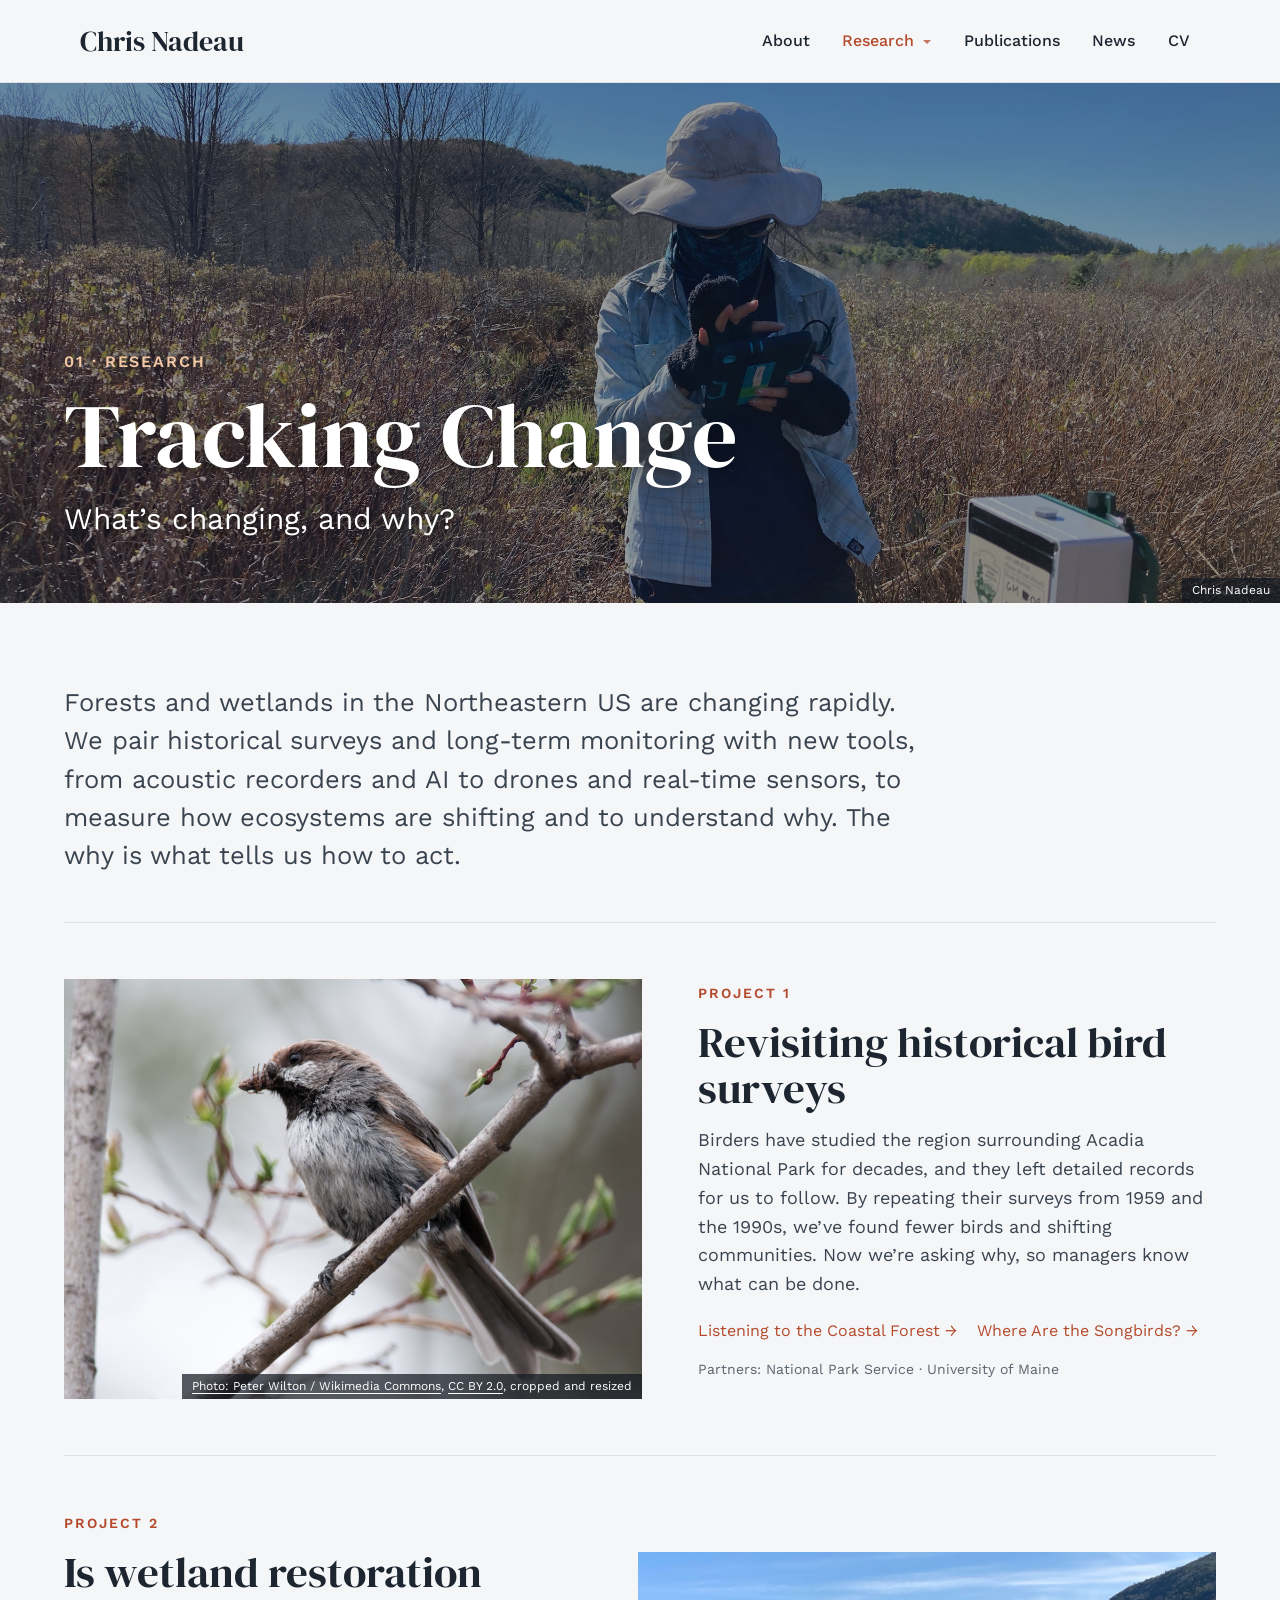
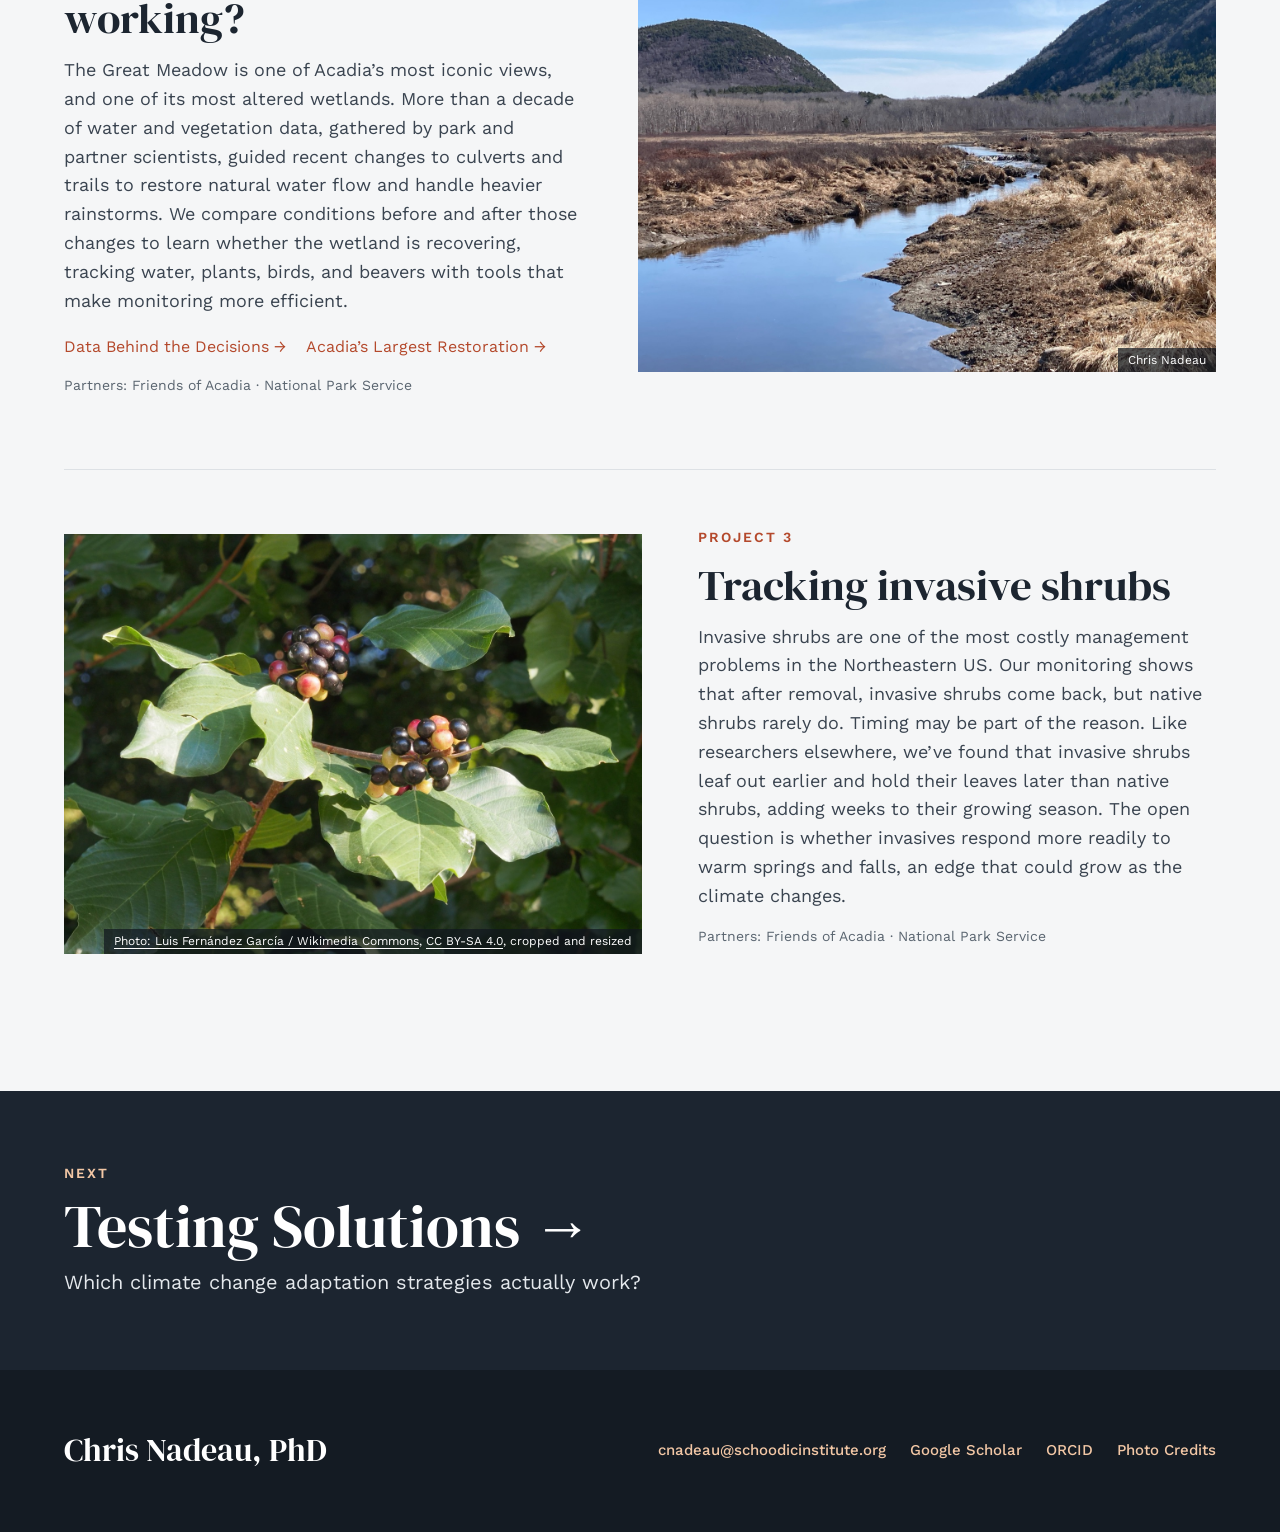
<file: docs/research/tracking-change.html>
<!DOCTYPE html>
<html xmlns="http://www.w3.org/1999/xhtml" lang="en" xml:lang="en"><head>

<meta charset="utf-8">
<meta name="generator" content="quarto-1.10.18">

<meta name="viewport" content="width=device-width, initial-scale=1.0, user-scalable=yes">

<meta name="description" content="What’s changing in Acadia’s forests and wetlands, and why?">

<title>Tracking Change – Chris Nadeau</title>
<style>
/* Default styles provided by pandoc.
** See https://pandoc.org/MANUAL.html#variables-for-html for config info.
*/
span.smallcaps{font-variant: small-caps;}
div.columns{display: flex; gap: 1.5em;}
div.column{flex: auto;}
@media screen {
div.columns{gap: min(4vw, 1.5em);}
div.column{overflow-x: auto;}
}
div.hanging-indent{margin-left: 1.5em; text-indent: -1.5em;}
ul.task-list{list-style: none;}
ul.task-list li input[type="checkbox"] {
  width: 0.8em;
  margin: 0 0.8em 0.2em -1em; /* quarto-specific, see https://github.com/quarto-dev/quarto-cli/issues/4556 */ 
  vertical-align: middle;
}
</style>


<script src="../site_libs/quarto-nav/quarto-nav.js"></script>
<script src="../site_libs/quarto-nav/headroom.min.js"></script>
<script src="../site_libs/clipboard/clipboard.min.js"></script>
<script src="../site_libs/quarto-html/quarto.js" type="module"></script>
<script src="../site_libs/quarto-html/tabsets/tabsets.js" type="module"></script>
<script src="../site_libs/quarto-html/popper.min.js"></script>
<script src="../site_libs/quarto-html/tippy.umd.min.js"></script>
<link href="../site_libs/quarto-html/tippy.css" rel="stylesheet">
<link href="../site_libs/quarto-html/quarto-syntax-highlighting-64a204ab8560d761af7679ceaba22944.css" rel="stylesheet" id="quarto-text-highlighting-styles">
<script src="../site_libs/bootstrap/bootstrap.min.js"></script>
<link href="../site_libs/bootstrap/bootstrap-icons.css" rel="stylesheet">
<link href="../site_libs/bootstrap/bootstrap-e0b0c740137b4b82c1e8a24b6840a255.min.css" rel="stylesheet" append-hash="true" id="quarto-bootstrap" data-mode="light">
<script id="quarto-search-options" type="application/json">{
  "language": {
    "search-no-results-text": "No results",
    "search-matching-documents-text": "matching documents",
    "search-copy-link-title": "Copy link to search",
    "search-hide-matches-text": "Hide additional matches",
    "search-more-match-text": "more match in this document",
    "search-more-matches-text": "more matches in this document",
    "search-clear-button-title": "Clear",
    "search-text-placeholder": "",
    "search-detached-cancel-button-title": "Cancel",
    "search-submit-button-title": "Submit",
    "search-label": "Search"
  }
}</script>
<meta name="google-site-verification" content="mqjM2YDwqE8_N7JUd4ypHAAg_Rs0Ggv6HcolazH4p-o">
<script data-goatcounter="https://cpnadeau.goatcounter.com/count" async="" src="https://gc.zgo.at/count.js"></script>


</head>

<body class="nav-fixed fullcontent quarto-light">

<div id="quarto-search-results"></div>
  <header id="quarto-header" class="headroom fixed-top">
    <nav class="navbar navbar-expand-lg " data-bs-theme="dark">
      <div class="navbar-container container-fluid">
      <div class="navbar-brand-container mx-auto">
    <a class="navbar-brand" href="../index.html">
    <span class="navbar-title">Chris Nadeau</span>
    </a>
  </div>
          <button class="navbar-toggler" type="button" data-bs-toggle="collapse" data-bs-target="#navbarCollapse" aria-controls="navbarCollapse" role="menu" aria-expanded="false" aria-label="Toggle navigation" onclick="if (window.quartoToggleHeadroom) { window.quartoToggleHeadroom(); }">
  <span class="navbar-toggler-icon"></span>
</button>
          <div class="collapse navbar-collapse" id="navbarCollapse">
            <ul class="navbar-nav navbar-nav-scroll ms-auto">
  <li class="nav-item">
    <a class="nav-link" href="../about.html"> 
<span class="menu-text">About</span></a>
  </li>  
  <li class="nav-item dropdown ">
    <a class="nav-link dropdown-toggle" href="#" id="nav-menu-research" role="link" data-bs-toggle="dropdown" aria-expanded="false">
 <span class="menu-text">Research</span>
    </a>
    <ul class="dropdown-menu dropdown-menu-end" aria-labelledby="nav-menu-research">    
        <li>
    <a class="dropdown-item" href="../research/index.html">
 <span class="dropdown-text">All Research</span></a>
  </li>  
        <li>
    <a class="dropdown-item" href="../research/tracking-change.html">
 <span class="dropdown-text">Tracking Change</span></a>
  </li>  
        <li>
    <a class="dropdown-item" href="../research/testing-solutions.html">
 <span class="dropdown-text">Testing Solutions</span></a>
  </li>  
        <li>
    <a class="dropdown-item" href="../research/learning-while-doing.html">
 <span class="dropdown-text">Learning While Doing</span></a>
  </li>  
    </ul>
  </li>
  <li class="nav-item">
    <a class="nav-link" href="../publications.html"> 
<span class="menu-text">Publications</span></a>
  </li>  
  <li class="nav-item">
    <a class="nav-link" href="../news.html"> 
<span class="menu-text">News</span></a>
  </li>  
  <li class="nav-item">
    <a class="nav-link" href="../cv.html"> 
<span class="menu-text">CV</span></a>
  </li>  
</ul>
          </div> <!-- /navcollapse -->
            <div class="quarto-navbar-tools">
</div>
      </div> <!-- /container-fluid -->
    </nav>
</header>
<!-- content -->
<div id="quarto-content" class="quarto-container page-layout-custom page-navbar">
<!-- sidebar -->
<!-- margin-sidebar -->
<!-- main -->




<!--
  RESEARCH PAGE: TRACKING CHANGE
  Edit the text freely. The ::: lines mark page sections; leave them in place.

  Each ::: project block:
    - the photo
    - ## Title
    - the description
    - a list of links.
    - Partners: ...
  Projects are numbered and alternate sides automatically.
-->
<div class="hero theme-hero">
<span class="photo"><img src="../images/IMG_4443.jpg" alt="Researcher checking an acoustic recorder in a wetland" loading="eager" style="object-position: center 35%"><span class="photo-credit">Chris Nadeau</span></span>
<div class="hero-text">
<p><span class="hero-label">01 · Research</span></p>
<h1 id="tracking-change">Tracking Change</h1>
<p>What’s changing, and why?</p>
</div>
</div>
<div class="overview">
<p>Forests and wetlands in the Northeastern US are changing rapidly. We pair historical surveys and long-term monitoring with new tools, from acoustic recorders and AI to drones and real-time sensors, to measure how ecosystems are shifting and to understand why. The why is what tells us how to act.</p>
</div>
<div class="projects wrap">
<div class="project">
<div class="project-photo">
<span class="photo"><img src="../images/Boreal_Chickadee_7452330700.jpg" alt="Boreal Chickadee" loading="lazy"><span class="photo-credit"><a href="https://commons.wikimedia.org/wiki/File:Boreal_Chickadee_(7452330700).jpg">Photo: Peter Wilton / Wikimedia Commons</a>, <a href="https://creativecommons.org/licenses/by/2.0">CC BY 2.0</a>, cropped and resized</span></span>
</div>
<div class="project-text">
<p><span class="eyebrow">Project 1</span></p>
<h2 id="revisiting-historical-bird-surveys">Revisiting historical bird surveys</h2>
<p>Birders have studied the region surrounding Acadia National Park for decades, and they left detailed records for us to follow. By repeating their surveys from 1959 and the 1990s, we’ve found fewer birds and shifting communities. Now we’re asking why, so managers know what can be done.</p>
<ul>
<li><a href="https://schoodicinstitute.org/listening-to-the-coastal-forest/">Listening to the Coastal Forest →</a></li>
<li><a href="https://www.pressherald.com/2026/05/17/where-are-the-songbirds-as-climate-shifts-acadias-forests-are-getting-quieter/">Where Are the Songbirds? →</a></li>
</ul>
<div class="partners">
<p>Partners: National Park Service · University of Maine</p>
</div>
</div>
</div>
<div class="project flip">
<div class="project-photo">
<span class="photo"><img src="../images/IMG_4975.jpg" alt="Stream winding through Great Meadow wetland between two mountains" loading="lazy"><span class="photo-credit">Chris Nadeau</span></span>
</div>
<div class="project-text">
<p><span class="eyebrow">Project 2</span></p>
<h2 id="is-wetland-restoration-working">Is wetland restoration working?</h2>
<p>The Great Meadow is one of Acadia’s most iconic views, and one of its most altered wetlands. More than a decade of water and vegetation data, gathered by park and partner scientists, guided recent changes to culverts and trails to restore natural water flow and handle heavier rainstorms. We compare conditions before and after those changes to learn whether the wetland is recovering, tracking water, plants, birds, and beavers with tools that make monitoring more efficient.</p>
<ul>
<li><a href="https://schoodicinstitute.org/great-meadow-restoration/">Data Behind the Decisions →</a></li>
<li><a href="https://www.bangordailynews.com/2026/06/14/hancock/hancock-environment/acadia-tackles-climate-change-largest-restoration-project-joam40zk0w/">Acadia’s Largest Restoration →</a></li>
</ul>
<div class="partners">
<p>Partners: Friends of Acadia · National Park Service</p>
</div>
</div>
</div>
<div class="project">
<div class="project-photo">
<span class="photo"><img src="../images/Frangula_alnus_2140826a.jpg" alt="Glossy buckthorn branch with dark berries and green leaves against a dark background" loading="lazy"><span class="photo-credit"><a href="https://commons.wikimedia.org/wiki/File:Frangula_alnus_2140826a.jpg">Photo: Luis Fernández García / Wikimedia Commons</a>, <a href="https://creativecommons.org/licenses/by-sa/4.0">CC BY-SA 4.0</a>, cropped and resized</span></span>
</div>
<div class="project-text">
<p><span class="eyebrow">Project 3</span></p>
<h2 id="tracking-invasive-shrubs">Tracking invasive shrubs</h2>
<p>Invasive shrubs are one of the most costly management problems in the Northeastern US. Our monitoring shows that after removal, invasive shrubs come back, but native shrubs rarely do. Timing may be part of the reason. Like researchers elsewhere, we’ve found that invasive shrubs leaf out earlier and hold their leaves later than native shrubs, adding weeks to their growing season. The open question is whether invasives respond more readily to warm springs and falls, an edge that could grow as the climate changes.</p>
<div class="partners">
<p>Partners: Friends of Acadia · National Park Service</p>
</div>
</div>
</div>
</div>
<div class="next">
<p><span class="eyebrow">Next</span></p>
<p><a href="../research/testing-solutions.html" class="stretched-link">Testing Solutions →</a></p>
<p>Which climate change adaptation strategies actually work?</p>
</div>




<script>
// Filter buttons on the Publications and News pages, and the "Research" menu
// highlight on the research pages. Text and data live in the .qmd and .yml files.
(function () {
  document.querySelectorAll("[data-filter-list]").forEach(function (box) {
    var list = document.getElementById(box.dataset.filterList);
    if (!list) return;
    var items = list.querySelectorAll(".row-item");
    var count = box.querySelector(".filter-count");
    var rows = box.querySelectorAll(".chip-row");
    var chosen = {};
    // On phones the filter buttons fold away behind one "Filter" button (see .filter-toggle in custom.scss).
    var panel = document.createElement("div");
    panel.className = "filter-panel";
    panel.id = box.dataset.filterList + "-filter-panel";
    rows[0].parentNode.insertBefore(panel, rows[0]);
    rows.forEach(function (row) { panel.appendChild(row); });
    var toggle = document.createElement("button");
    toggle.type = "button";
    toggle.className = "filter-toggle";
    toggle.setAttribute("aria-controls", panel.id);
    toggle.setAttribute("aria-expanded", "false");
    box.insertBefore(toggle, panel);
    toggle.addEventListener("click", function () {
      var open = box.classList.toggle("open");
      toggle.setAttribute("aria-expanded", open ? "true" : "false");
    });
    // News: with no filter chosen, show only the newest year until "Show all years" is pressed.
    var latest = box.dataset.latest;
    var showAll = !latest;
    var moreBtn = document.querySelector('[data-show-all="' + box.dataset.filterList + '"]');
    if (moreBtn) {
      moreBtn.hidden = false;
      moreBtn.addEventListener("click", function () {
        showAll = !showAll;
        apply();
      });
    }
    function apply() {
      var shown = 0;
      var active = Object.keys(chosen).filter(function (key) { return chosen[key] !== "all"; }).length;
      var filtering = active > 0;
      toggle.textContent = active ? "Filter (" + active + " on)" : "Filter";
      var latestOnly = !showAll && !filtering;
      items.forEach(function (it) {
        var ok = Object.keys(chosen).every(function (key) {
          var want = chosen[key];
          return want === "all" || (it.dataset[key] || "").split(" ").indexOf(want) !== -1;
        });
        if (ok && latestOnly) ok = it.dataset.year === latest;
        it.hidden = !ok;
        if (ok) shown++;
      });
      if (count) {
        count.textContent = latestOnly
          ? "Showing " + latest + ": " + shown + " of " + items.length
          : "Showing " + shown + " of " + items.length;
      }
      if (moreBtn) {
        moreBtn.hidden = filtering;
        moreBtn.textContent = showAll ? "Show " + latest + " only" : "Show all " + items.length + " items";
        moreBtn.setAttribute("aria-expanded", showAll ? "true" : "false");
      }
    }
    rows.forEach(function (row) {
      var key = row.dataset.filterKey;
      chosen[key] = "all";
      row.hidden = false;
      row.addEventListener("click", function (e) {
        var btn = e.target.closest(".chip");
        if (!btn) return;
        chosen[key] = btn.dataset.value;
        row.querySelectorAll(".chip").forEach(function (b) {
          b.setAttribute("aria-pressed", b === btn ? "true" : "false");
        });
        apply();
      });
    });
    apply();
  });

  if (/\/research\//.test(location.pathname)) {
    var menu = document.getElementById("nav-menu-research");
    if (menu) menu.classList.add("active");
    var page = location.pathname.split("/").pop() || "index.html";
    document.querySelectorAll(".navbar .dropdown-item").forEach(function (a) {
      if ((a.getAttribute("href") || "").split("/").pop() === page) {
        a.classList.add("active");
        a.setAttribute("aria-current", "page");
      }
    });
  }
})();
</script>
<script id="quarto-html-after-body" type="application/javascript">
  window.document.addEventListener("DOMContentLoaded", function (event) {
    const isCodeAnnotation = (el) => {
      for (const clz of el.classList) {
        if (clz.startsWith('code-annotation-')) {                     
          return true;
        }
      }
      return false;
    }
    const onCopySuccess = function(e) {
      // button target
      const button = e.trigger;
      // don't keep focus
      button.blur();
      // flash "checked"
      button.classList.add('code-copy-button-checked');
      var currentTitle = button.getAttribute("title");
      button.setAttribute("title", "Copied!");
      let tooltip;
      if (window.bootstrap) {
        button.setAttribute("data-bs-toggle", "tooltip");
        button.setAttribute("data-bs-placement", "left");
        button.setAttribute("data-bs-title", "Copied!");
        tooltip = new bootstrap.Tooltip(button, 
          { trigger: "manual", 
            customClass: "code-copy-button-tooltip",
            offset: [0, -8]});
        tooltip.show();    
      }
      setTimeout(function() {
        if (tooltip) {
          tooltip.hide();
          button.removeAttribute("data-bs-title");
          button.removeAttribute("data-bs-toggle");
          button.removeAttribute("data-bs-placement");
        }
        button.setAttribute("title", currentTitle);
        button.classList.remove('code-copy-button-checked');
      }, 1000);
      // clear code selection
      e.clearSelection();
    }
    const getTextToCopy = function(trigger) {
      const outerScaffold = trigger.parentElement.cloneNode(true);
      const codeEl = outerScaffold.querySelector('code');
      for (const childEl of codeEl.children) {
        if (isCodeAnnotation(childEl)) {
          childEl.remove();
        }
      }
      return codeEl.innerText;
    }
    const clipboard = new window.ClipboardJS('.code-copy-button:not([data-in-quarto-modal])', {
      text: getTextToCopy
    });
    clipboard.on('success', onCopySuccess);
    if (window.document.getElementById('quarto-embedded-source-code-modal')) {
      const clipboardModal = new window.ClipboardJS('.code-copy-button[data-in-quarto-modal]', {
        text: getTextToCopy,
        container: window.document.getElementById('quarto-embedded-source-code-modal')
      });
      clipboardModal.on('success', onCopySuccess);
    }
      var localhostRegex = new RegExp(/^(?:http|https):\/\/localhost\:?[0-9]*\//);
      var mailtoRegex = new RegExp(/^mailto:/);
        var filterRegex = new RegExp("https:\/\/cpnadeau\.github\.io");
      var isInternal = (href) => {
          return filterRegex.test(href) || localhostRegex.test(href) || mailtoRegex.test(href);
      }
      // Inspect non-navigation links and adorn them if external
     var links = window.document.querySelectorAll('a[href]:not(.nav-link):not(.navbar-brand):not(.toc-action):not(.sidebar-link):not(.sidebar-item-toggle):not(.pagination-link):not(.no-external):not([aria-hidden]):not(.dropdown-item):not(.quarto-navigation-tool):not(.about-link)');
      for (var i=0; i<links.length; i++) {
        const link = links[i];
        if (!isInternal(link.href)) {
          // undo the damage that might have been done by quarto-nav.js in the case of
          // links that we want to consider external
          if (link.dataset.originalHref !== undefined) {
            link.href = link.dataset.originalHref;
          }
        }
      }
    function tippyHover(el, contentFn, onTriggerFn, onUntriggerFn) {
      const config = {
        allowHTML: true,
        maxWidth: 500,
        delay: 100,
        arrow: false,
        appendTo: function(el) {
            return el.parentElement;
        },
        interactive: true,
        interactiveBorder: 10,
        theme: 'quarto',
        placement: 'bottom-start',
      };
      if (contentFn) {
        config.content = contentFn;
      }
      if (onTriggerFn) {
        config.onTrigger = onTriggerFn;
      }
      if (onUntriggerFn) {
        config.onUntrigger = onUntriggerFn;
      }
      window.tippy(el, config); 
    }
    const noterefs = window.document.querySelectorAll('a[role="doc-noteref"]');
    for (var i=0; i<noterefs.length; i++) {
      const ref = noterefs[i];
      tippyHover(ref, function() {
        // use id or data attribute instead here
        let href = ref.getAttribute('data-footnote-href') || ref.getAttribute('href');
        try { href = new URL(href).hash; } catch {}
        const id = href.replace(/^#\/?/, "");
        const note = window.document.getElementById(id);
        if (note) {
          return note.innerHTML;
        } else {
          return "";
        }
      });
    }
    const xrefs = window.document.querySelectorAll('a.quarto-xref');
    const processXRef = (id, note) => {
      // Strip column container classes
      const stripColumnClz = (el) => {
        el.classList.remove("page-full", "page-columns");
        if (el.children) {
          for (const child of el.children) {
            stripColumnClz(child);
          }
        }
      }
      stripColumnClz(note)
      if (id === null || id.startsWith('sec-')) {
        // Special case sections, only their first couple elements
        const container = document.createElement("div");
        if (note.children && note.children.length > 2) {
          container.appendChild(note.children[0].cloneNode(true));
          for (let i = 1; i < note.children.length; i++) {
            const child = note.children[i];
            if (child.tagName === "P" && child.innerText === "") {
              continue;
            } else {
              container.appendChild(child.cloneNode(true));
              break;
            }
          }
          if (window.Quarto?.typesetMath) {
            window.Quarto.typesetMath(container);
          }
          return container.innerHTML
        } else {
          if (window.Quarto?.typesetMath) {
            window.Quarto.typesetMath(note);
          }
          return note.innerHTML;
        }
      } else {
        // Remove any anchor links if they are present
        const anchorLink = note.querySelector('a.anchorjs-link');
        if (anchorLink) {
          anchorLink.remove();
        }
        if (window.Quarto?.typesetMath) {
          window.Quarto.typesetMath(note);
        }
        if (note.classList.contains("callout")) {
          return note.outerHTML;
        } else {
          return note.innerHTML;
        }
      }
    }
    for (var i=0; i<xrefs.length; i++) {
      const xref = xrefs[i];
      tippyHover(xref, undefined, function(instance) {
        instance.disable();
        let url = xref.getAttribute('href');
        let hash = undefined; 
        if (url.startsWith('#')) {
          hash = url;
        } else {
          try { hash = new URL(url).hash; } catch {}
        }
        if (hash) {
          const id = hash.replace(/^#\/?/, "");
          const note = window.document.getElementById(id);
          if (note !== null) {
            try {
              const html = processXRef(id, note.cloneNode(true));
              instance.setContent(html);
            } finally {
              instance.enable();
              instance.show();
            }
          } else {
            // See if we can fetch this
            fetch(url.split('#')[0])
            .then(res => res.text())
            .then(html => {
              const parser = new DOMParser();
              const htmlDoc = parser.parseFromString(html, "text/html");
              const note = htmlDoc.getElementById(id);
              if (note !== null) {
                const html = processXRef(id, note);
                instance.setContent(html);
              } 
            }).finally(() => {
              instance.enable();
              instance.show();
            });
          }
        } else {
          // See if we can fetch a full url (with no hash to target)
          // This is a special case and we should probably do some content thinning / targeting
          fetch(url)
          .then(res => res.text())
          .then(html => {
            const parser = new DOMParser();
            const htmlDoc = parser.parseFromString(html, "text/html");
            const note = htmlDoc.querySelector('main.content');
            if (note !== null) {
              // This should only happen for chapter cross references
              // (since there is no id in the URL)
              // remove the first header
              if (note.children.length > 0 && note.children[0].tagName === "HEADER") {
                note.children[0].remove();
              }
              const html = processXRef(null, note);
              instance.setContent(html);
            } 
          }).finally(() => {
            instance.enable();
            instance.show();
          });
        }
      }, function(instance) {
      });
    }
        let selectedAnnoteEl;
        const selectorForAnnotation = ( cell, annotation) => {
          let cellAttr = 'data-code-cell="' + cell + '"';
          let lineAttr = 'data-code-annotation="' +  annotation + '"';
          const selector = 'span[' + cellAttr + '][' + lineAttr + ']';
          return selector;
        }
        const selectCodeLines = (annoteEl) => {
          const doc = window.document;
          const targetCell = annoteEl.getAttribute("data-target-cell");
          const targetAnnotation = annoteEl.getAttribute("data-target-annotation");
          const annoteSpan = window.document.querySelector(selectorForAnnotation(targetCell, targetAnnotation));
          const lines = annoteSpan.getAttribute("data-code-lines").split(",");
          const lineIds = lines.map((line) => {
            return targetCell + "-" + line;
          })
          let top = null;
          let height = null;
          let parent = null;
          if (lineIds.length > 0) {
              //compute the position of the single el (top and bottom and make a div)
              const el = window.document.getElementById(lineIds[0]);
              top = el.offsetTop;
              height = el.offsetHeight;
              parent = el.parentElement.parentElement;
            if (lineIds.length > 1) {
              const lastEl = window.document.getElementById(lineIds[lineIds.length - 1]);
              const bottom = lastEl.offsetTop + lastEl.offsetHeight;
              height = bottom - top;
            }
            if (top !== null && height !== null && parent !== null) {
              // cook up a div (if necessary) and position it 
              let div = window.document.getElementById("code-annotation-line-highlight");
              if (div === null) {
                div = window.document.createElement("div");
                div.setAttribute("id", "code-annotation-line-highlight");
                div.style.position = 'absolute';
                parent.appendChild(div);
              }
              div.style.top = top - 2 + "px";
              div.style.height = height + 4 + "px";
              div.style.left = 0;
              let gutterDiv = window.document.getElementById("code-annotation-line-highlight-gutter");
              if (gutterDiv === null) {
                gutterDiv = window.document.createElement("div");
                gutterDiv.setAttribute("id", "code-annotation-line-highlight-gutter");
                gutterDiv.style.position = 'absolute';
                const codeCell = window.document.getElementById(targetCell);
                const gutter = codeCell.querySelector('.code-annotation-gutter');
                gutter.appendChild(gutterDiv);
              }
              gutterDiv.style.top = top - 2 + "px";
              gutterDiv.style.height = height + 4 + "px";
            }
            selectedAnnoteEl = annoteEl;
          }
        };
        const unselectCodeLines = () => {
          const elementsIds = ["code-annotation-line-highlight", "code-annotation-line-highlight-gutter"];
          elementsIds.forEach((elId) => {
            const div = window.document.getElementById(elId);
            if (div) {
              div.remove();
            }
          });
          selectedAnnoteEl = undefined;
        };
          // Handle positioning of the toggle
      window.addEventListener(
        "resize",
        throttle(() => {
          elRect = undefined;
          if (selectedAnnoteEl) {
            selectCodeLines(selectedAnnoteEl);
          }
        }, 10)
      );
      function throttle(fn, ms) {
      let throttle = false;
      let timer;
        return (...args) => {
          if(!throttle) { // first call gets through
              fn.apply(this, args);
              throttle = true;
          } else { // all the others get throttled
              if(timer) clearTimeout(timer); // cancel #2
              timer = setTimeout(() => {
                fn.apply(this, args);
                timer = throttle = false;
              }, ms);
          }
        };
      }
        // Attach click handler to the DT
        const annoteDls = window.document.querySelectorAll('dt[data-target-cell]');
        for (const annoteDlNode of annoteDls) {
          annoteDlNode.addEventListener('click', (event) => {
            const clickedEl = event.target;
            if (clickedEl !== selectedAnnoteEl) {
              unselectCodeLines();
              const activeEl = window.document.querySelector('dt[data-target-cell].code-annotation-active');
              if (activeEl) {
                activeEl.classList.remove('code-annotation-active');
              }
              selectCodeLines(clickedEl);
              clickedEl.classList.add('code-annotation-active');
            } else {
              // Unselect the line
              unselectCodeLines();
              clickedEl.classList.remove('code-annotation-active');
            }
          });
        }
    const findCites = (el) => {
      const parentEl = el.parentElement;
      if (parentEl) {
        const cites = parentEl.dataset.cites;
        if (cites) {
          return {
            el,
            cites: cites.split(' ')
          };
        } else {
          return findCites(el.parentElement)
        }
      } else {
        return undefined;
      }
    };
    var bibliorefs = window.document.querySelectorAll('a[role="doc-biblioref"]');
    for (var i=0; i<bibliorefs.length; i++) {
      const ref = bibliorefs[i];
      const citeInfo = findCites(ref);
      if (citeInfo) {
        tippyHover(citeInfo.el, function() {
          var popup = window.document.createElement('div');
          citeInfo.cites.forEach(function(cite) {
            var citeDiv = window.document.createElement('div');
            citeDiv.classList.add('hanging-indent');
            citeDiv.classList.add('csl-entry');
            var biblioDiv = window.document.getElementById('ref-' + cite);
            if (biblioDiv) {
              citeDiv.innerHTML = biblioDiv.innerHTML;
            }
            popup.appendChild(citeDiv);
          });
          return popup.innerHTML;
        });
      }
    }
  });
  </script>
</div> <!-- /content -->
<footer class="footer">
  <div class="nav-footer">
    <div class="nav-footer-left">
<p>Chris Nadeau, PhD</p>
</div>   
    <div class="nav-footer-center">
      &nbsp;
    </div>
    <div class="nav-footer-right">
      <ul class="footer-items list-unstyled">
    <li class="nav-item">
 cnadeau@schoodicinstitute.org
  </li>  
    <li class="nav-item">
    <a class="nav-link" href="https://scholar.google.com/citations?user=ZDM7wgYAAAAJ&amp;hl=en">
<p>Google Scholar</p>
</a>
  </li>  
    <li class="nav-item">
    <a class="nav-link" href="https://orcid.org/0000-0002-3568-0793">
<p>ORCID</p>
</a>
  </li>  
    <li class="nav-item">
    <a class="nav-link" href="../photo-credits.html">
<p>Photo Credits</p>
</a>
  </li>  
</ul>
    </div>
  </div>
</footer>




</body></html>
</file>
<file: docs/site_libs/quarto-html/tippy.css>
.tippy-box[data-animation=fade][data-state=hidden]{opacity:0}[data-tippy-root]{max-width:calc(100vw - 10px)}.tippy-box{position:relative;background-color:#333;color:#fff;border-radius:4px;font-size:14px;line-height:1.4;white-space:normal;outline:0;transition-property:transform,visibility,opacity}.tippy-box[data-placement^=top]>.tippy-arrow{bottom:0}.tippy-box[data-placement^=top]>.tippy-arrow:before{bottom:-7px;left:0;border-width:8px 8px 0;border-top-color:initial;transform-origin:center top}.tippy-box[data-placement^=bottom]>.tippy-arrow{top:0}.tippy-box[data-placement^=bottom]>.tippy-arrow:before{top:-7px;left:0;border-width:0 8px 8px;border-bottom-color:initial;transform-origin:center bottom}.tippy-box[data-placement^=left]>.tippy-arrow{right:0}.tippy-box[data-placement^=left]>.tippy-arrow:before{border-width:8px 0 8px 8px;border-left-color:initial;right:-7px;transform-origin:center left}.tippy-box[data-placement^=right]>.tippy-arrow{left:0}.tippy-box[data-placement^=right]>.tippy-arrow:before{left:-7px;border-width:8px 8px 8px 0;border-right-color:initial;transform-origin:center right}.tippy-box[data-inertia][data-state=visible]{transition-timing-function:cubic-bezier(.54,1.5,.38,1.11)}.tippy-arrow{width:16px;height:16px;color:#333}.tippy-arrow:before{content:"";position:absolute;border-color:transparent;border-style:solid}.tippy-content{position:relative;padding:5px 9px;z-index:1}
</file>
<file: docs/site_libs/quarto-html/quarto-syntax-highlighting-64a204ab8560d761af7679ceaba22944.css>
/* quarto syntax highlight colors */
:root {
  --quarto-hl-ot-color: #003B4F;
  --quarto-hl-at-color: #657422;
  --quarto-hl-ss-color: #20794D;
  --quarto-hl-an-color: #5E5E5E;
  --quarto-hl-fu-color: #4758AB;
  --quarto-hl-st-color: #20794D;
  --quarto-hl-cf-color: #003B4F;
  --quarto-hl-op-color: #5E5E5E;
  --quarto-hl-er-color: #AD0000;
  --quarto-hl-bn-color: #AD0000;
  --quarto-hl-al-color: #AD0000;
  --quarto-hl-va-color: #111111;
  --quarto-hl-bu-color: inherit;
  --quarto-hl-ex-color: inherit;
  --quarto-hl-pp-color: #AD0000;
  --quarto-hl-in-color: #5E5E5E;
  --quarto-hl-vs-color: #20794D;
  --quarto-hl-wa-color: #5E5E5E;
  --quarto-hl-do-color: #5E5E5E;
  --quarto-hl-im-color: #00769E;
  --quarto-hl-ch-color: #20794D;
  --quarto-hl-dt-color: #AD0000;
  --quarto-hl-fl-color: #AD0000;
  --quarto-hl-co-color: #5E5E5E;
  --quarto-hl-cv-color: #5E5E5E;
  --quarto-hl-cn-color: #8f5902;
  --quarto-hl-sc-color: #5E5E5E;
  --quarto-hl-dv-color: #AD0000;
  --quarto-hl-kw-color: #003B4F;
}

/* other quarto variables */
:root {
  --quarto-font-monospace: SFMono-Regular, Menlo, Monaco, Consolas, "Liberation Mono", "Courier New", monospace;
}

/* syntax highlight based on Pandoc's rules */
pre > code.sourceCode > span {
  color: #003B4F;
}

code.sourceCode > span {
  color: #003B4F;
}

div.sourceCode,
div.sourceCode pre.sourceCode {
  color: #003B4F;
}

/* Normal */
code span {
  color: #003B4F;
}

/* Alert */
code span.al {
  color: #AD0000;
  font-style: inherit;
}

/* Annotation */
code span.an {
  color: #5E5E5E;
  font-style: inherit;
}

/* Attribute */
code span.at {
  color: #657422;
  font-style: inherit;
}

/* BaseN */
code span.bn {
  color: #AD0000;
  font-style: inherit;
}

/* BuiltIn */
code span.bu {
  font-style: inherit;
}

/* ControlFlow */
code span.cf {
  color: #003B4F;
  font-weight: bold;
  font-style: inherit;
}

/* Char */
code span.ch {
  color: #20794D;
  font-style: inherit;
}

/* Constant */
code span.cn {
  color: #8f5902;
  font-style: inherit;
}

/* Comment */
code span.co {
  color: #5E5E5E;
  font-style: inherit;
}

/* CommentVar */
code span.cv {
  color: #5E5E5E;
  font-style: italic;
}

/* Documentation */
code span.do {
  color: #5E5E5E;
  font-style: italic;
}

/* DataType */
code span.dt {
  color: #AD0000;
  font-style: inherit;
}

/* DecVal */
code span.dv {
  color: #AD0000;
  font-style: inherit;
}

/* Error */
code span.er {
  color: #AD0000;
  font-style: inherit;
}

/* Extension */
code span.ex {
  font-style: inherit;
}

/* Float */
code span.fl {
  color: #AD0000;
  font-style: inherit;
}

/* Function */
code span.fu {
  color: #4758AB;
  font-style: inherit;
}

/* Import */
code span.im {
  color: #00769E;
  font-style: inherit;
}

/* Information */
code span.in {
  color: #5E5E5E;
  font-style: inherit;
}

/* Keyword */
code span.kw {
  color: #003B4F;
  font-weight: bold;
  font-style: inherit;
}

/* Operator */
code span.op {
  color: #5E5E5E;
  font-style: inherit;
}

/* Other */
code span.ot {
  color: #003B4F;
  font-style: inherit;
}

/* Preprocessor */
code span.pp {
  color: #AD0000;
  font-style: inherit;
}

/* SpecialChar */
code span.sc {
  color: #5E5E5E;
  font-style: inherit;
}

/* SpecialString */
code span.ss {
  color: #20794D;
  font-style: inherit;
}

/* String */
code span.st {
  color: #20794D;
  font-style: inherit;
}

/* Variable */
code span.va {
  color: #111111;
  font-style: inherit;
}

/* VerbatimString */
code span.vs {
  color: #20794D;
  font-style: inherit;
}

/* Warning */
code span.wa {
  color: #5E5E5E;
  font-style: italic;
}

.prevent-inlining {
  content: "</";
}

/*# sourceMappingURL=9d8d5bb603a83b8298b89080a598c93b.css.map */
</file>
